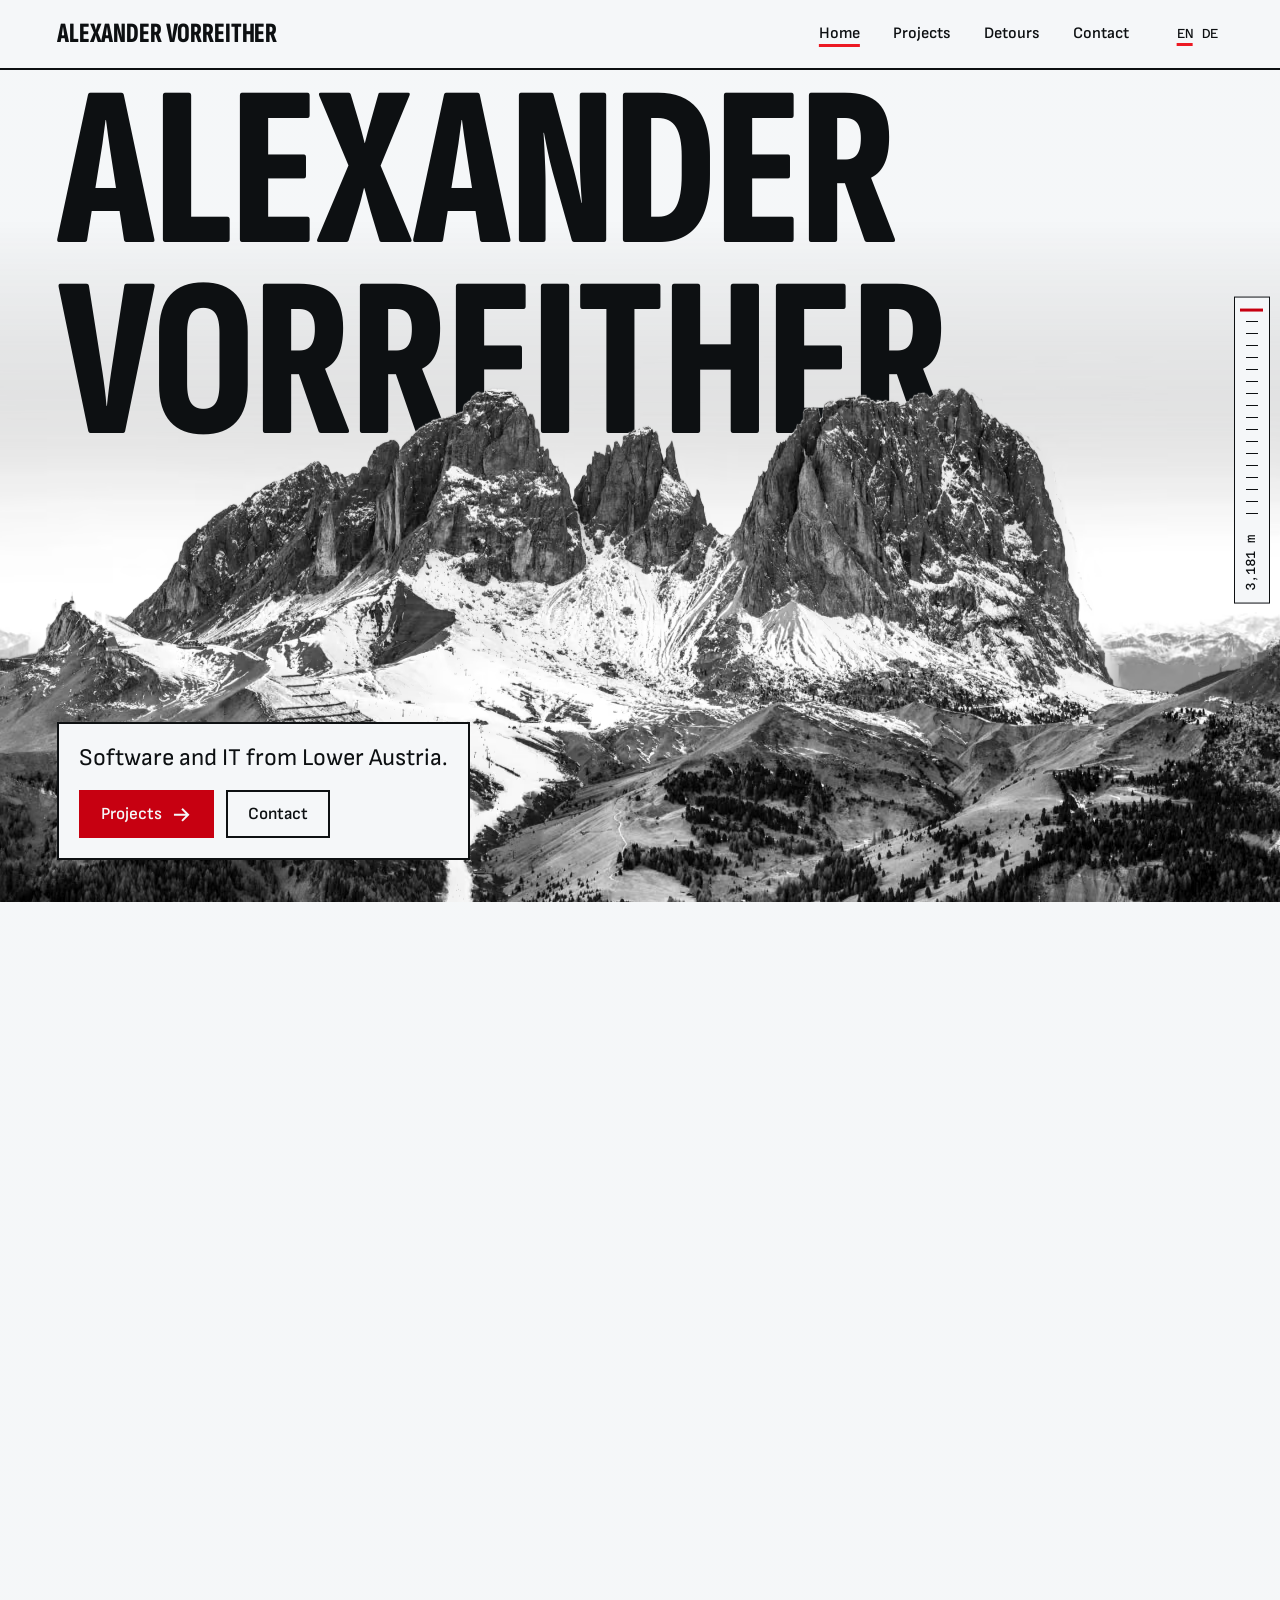
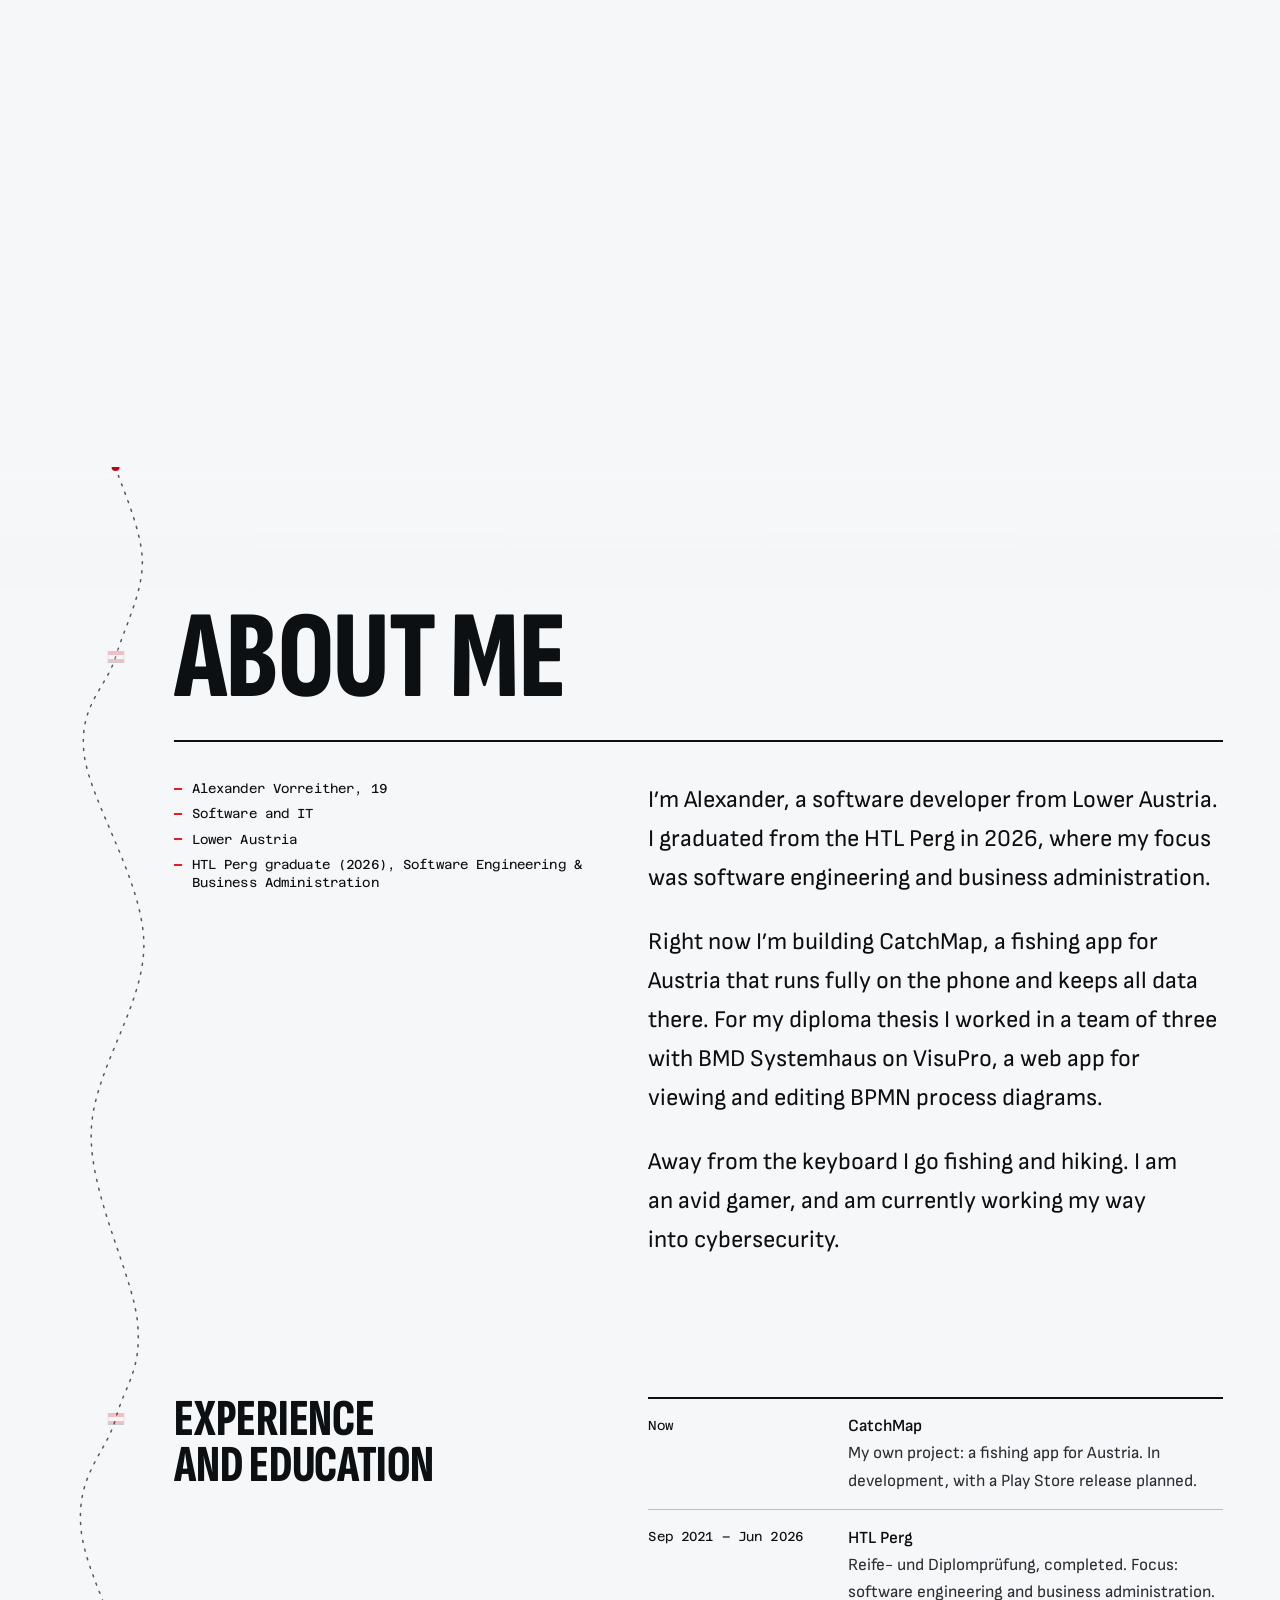
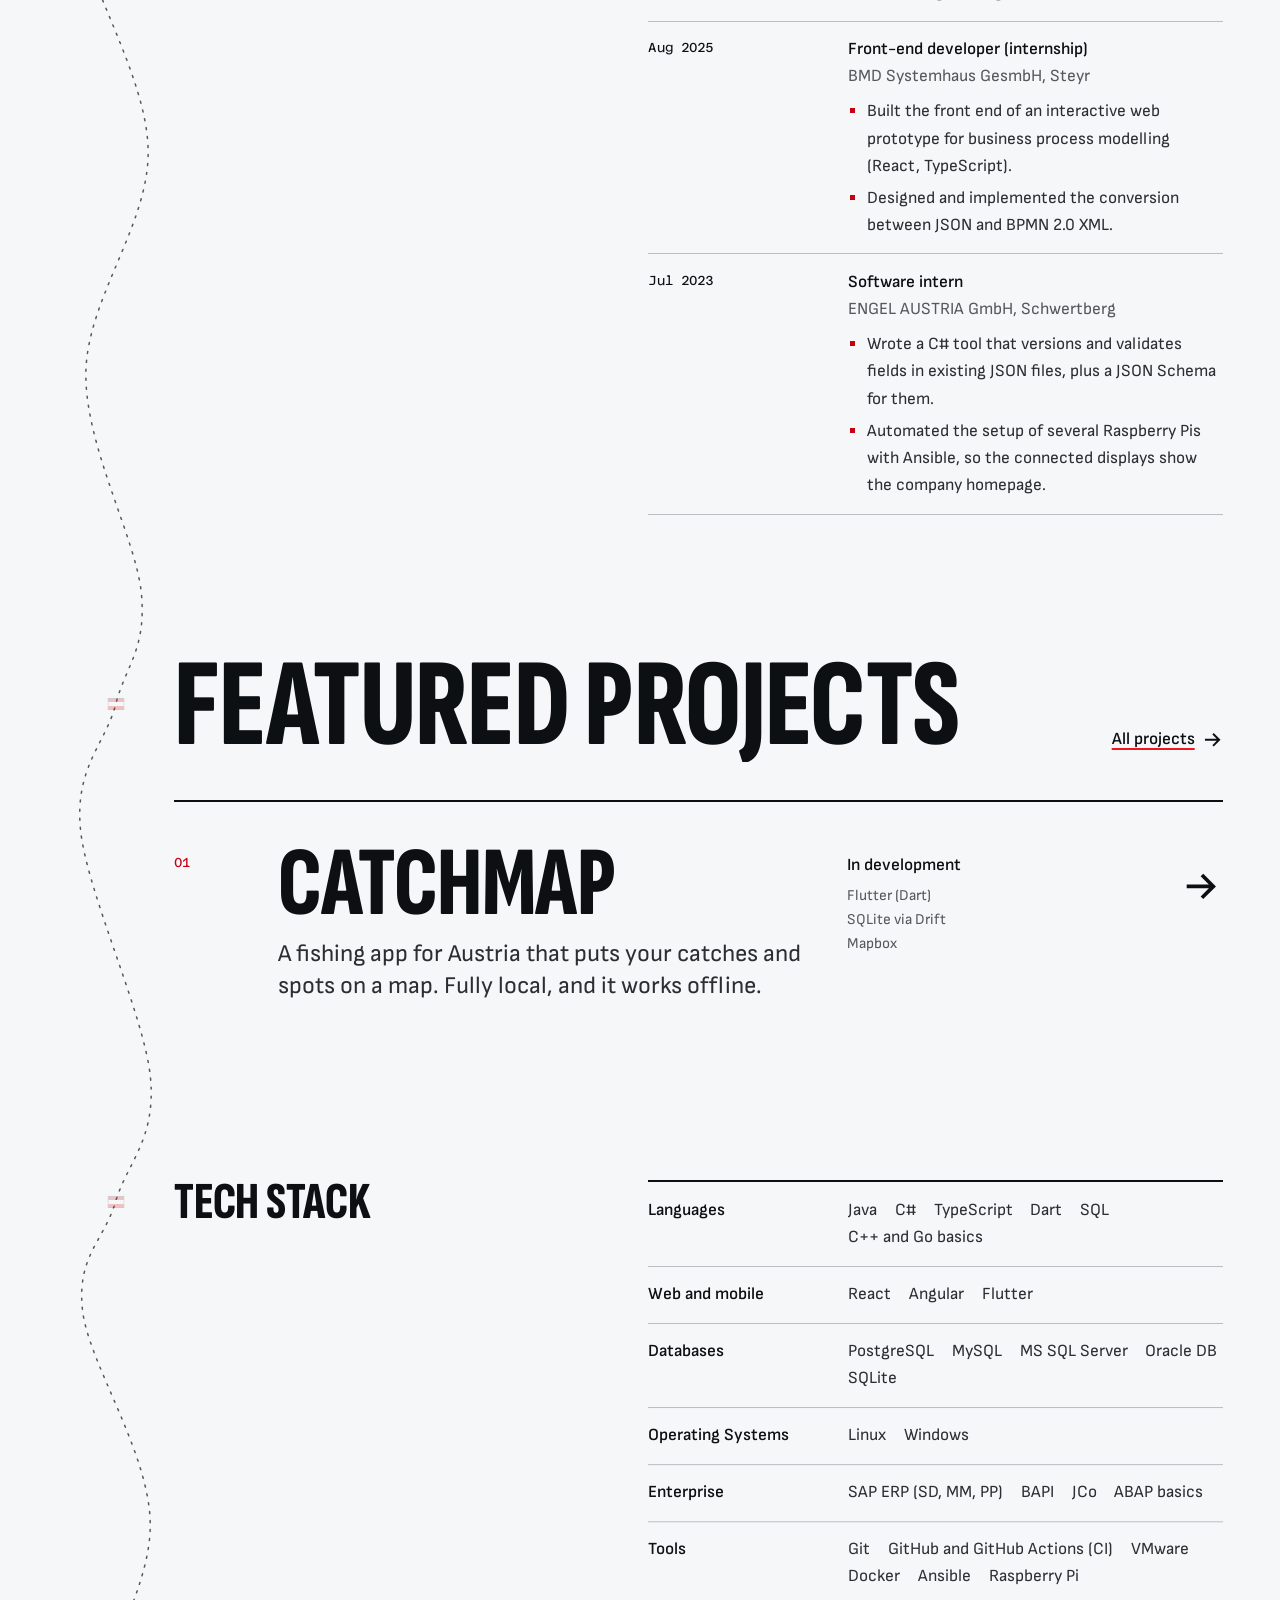
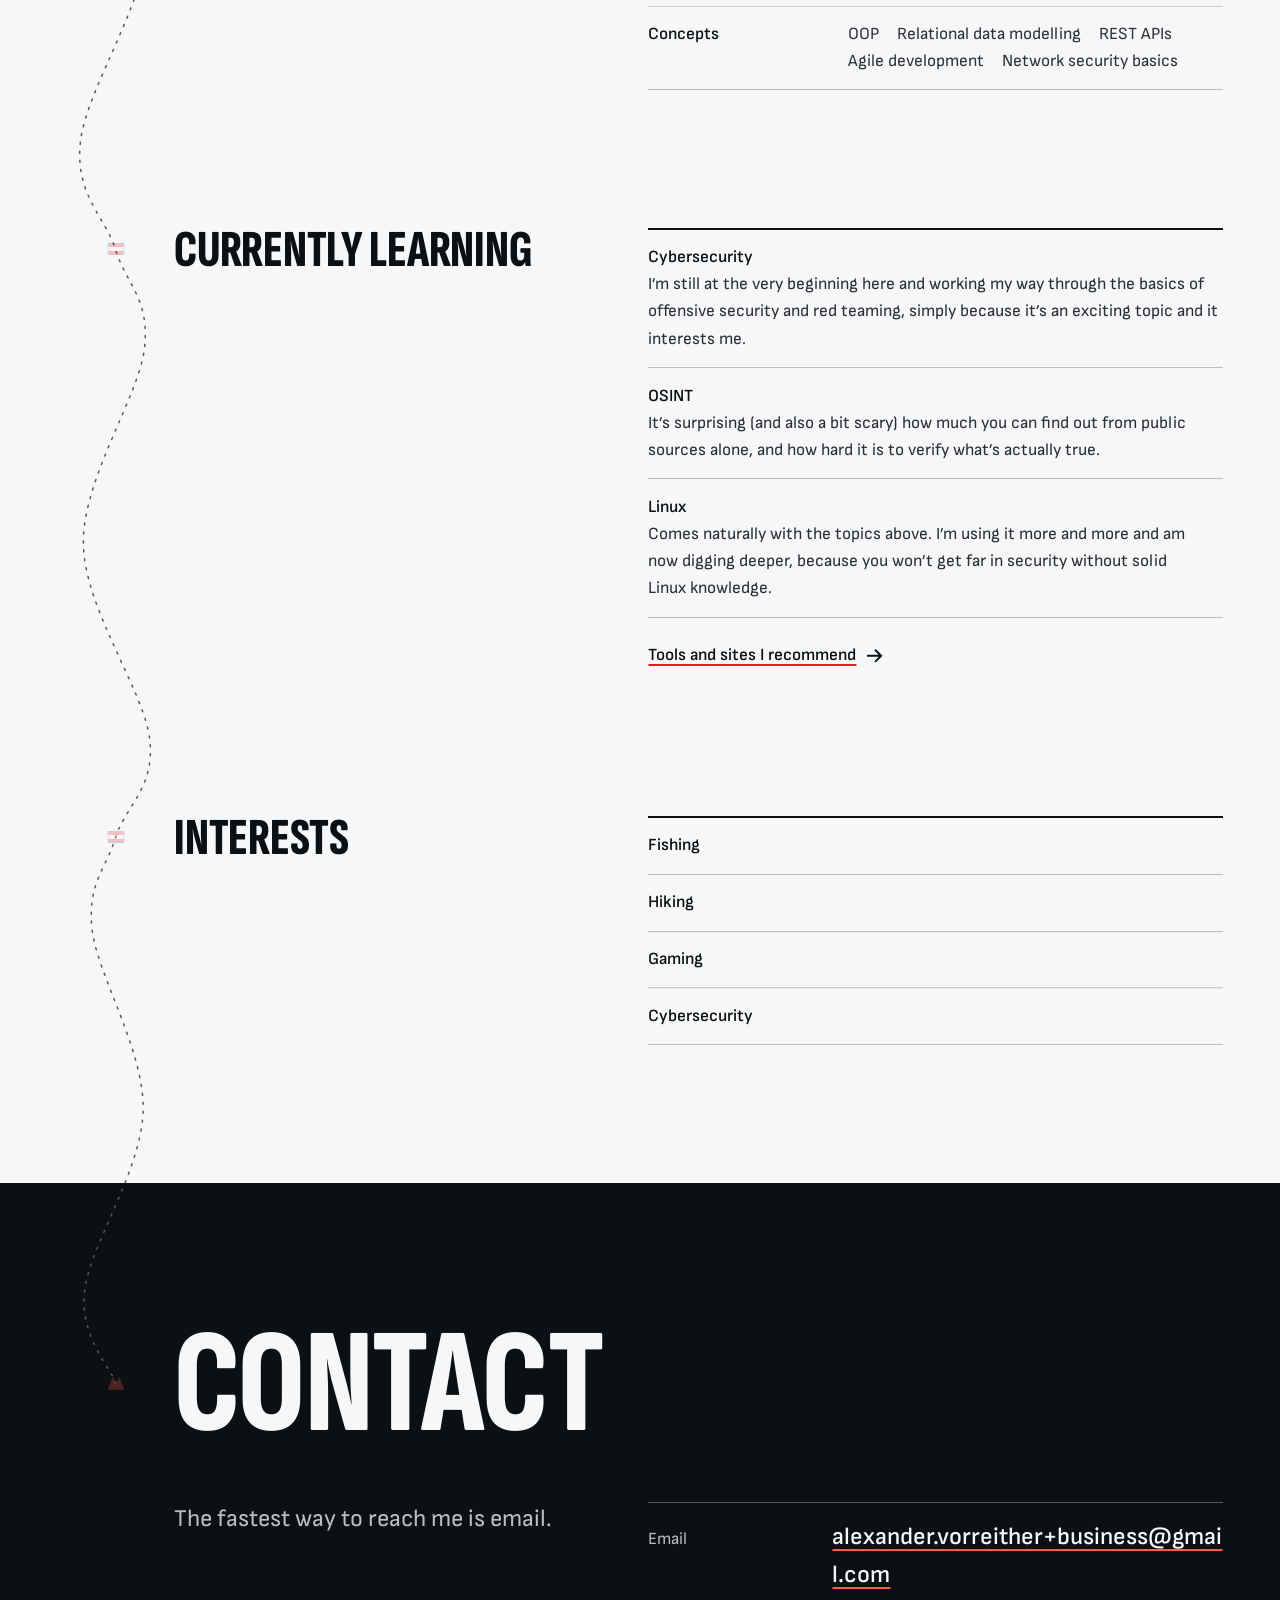
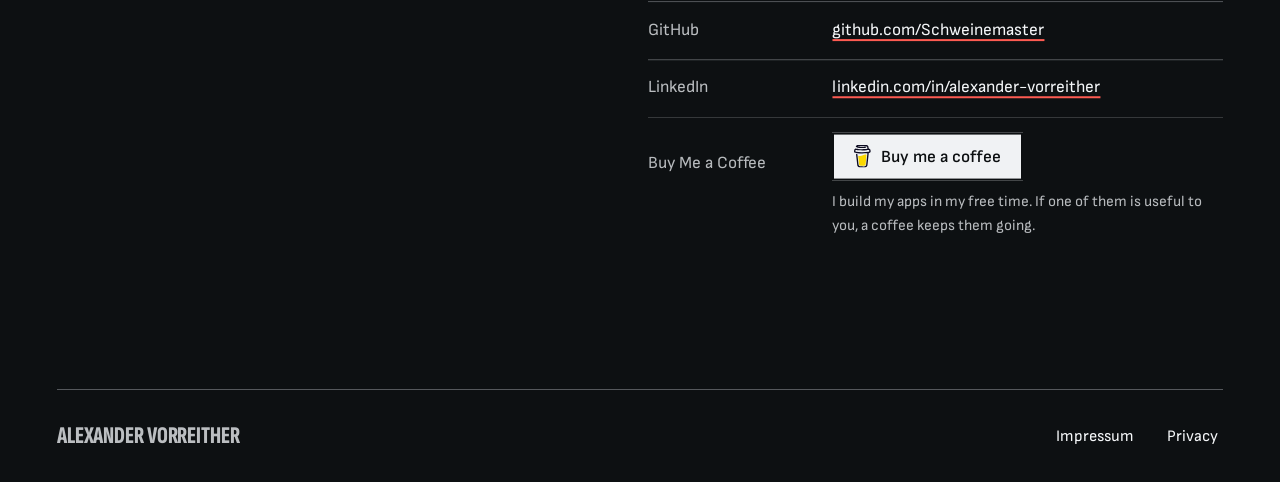
<file: index.html>
<!DOCTYPE html><html lang="en"><head><meta charset="utf-8"><meta name="viewport" content="width=device-width, initial-scale=1"><title>Alexander Vorreither</title><meta name="robots" content="noindex"><script type="application/ld+json">{"@context":"https://schema.org","@type":"WebSite","name":"Alexander Vorreither","alternateName":"avorreither.at","url":"https://avorreither.at/"}</script><script>(function(){const config = {"locales":["en","de"],"defaultLocale":"en","base":""};

      (function () {
        var lang = config.defaultLocale;
        var preferred = navigator.languages || [navigator.language || ''];
        for (var i = 0; i < preferred.length; i++) {
          var code = String(preferred[i]).slice(0, 2).toLowerCase();
          if (config.locales.indexOf(code) !== -1) {
            lang = code;
            break;
          }
        }
        location.replace(config.base + '/' + lang + '/');
      })();
    })();</script><noscript><meta http-equiv="refresh" content="0; url=/en/"></noscript></head><body><p><a href="/en/">Alexander Vorreither</a></p></body></html>
</file>
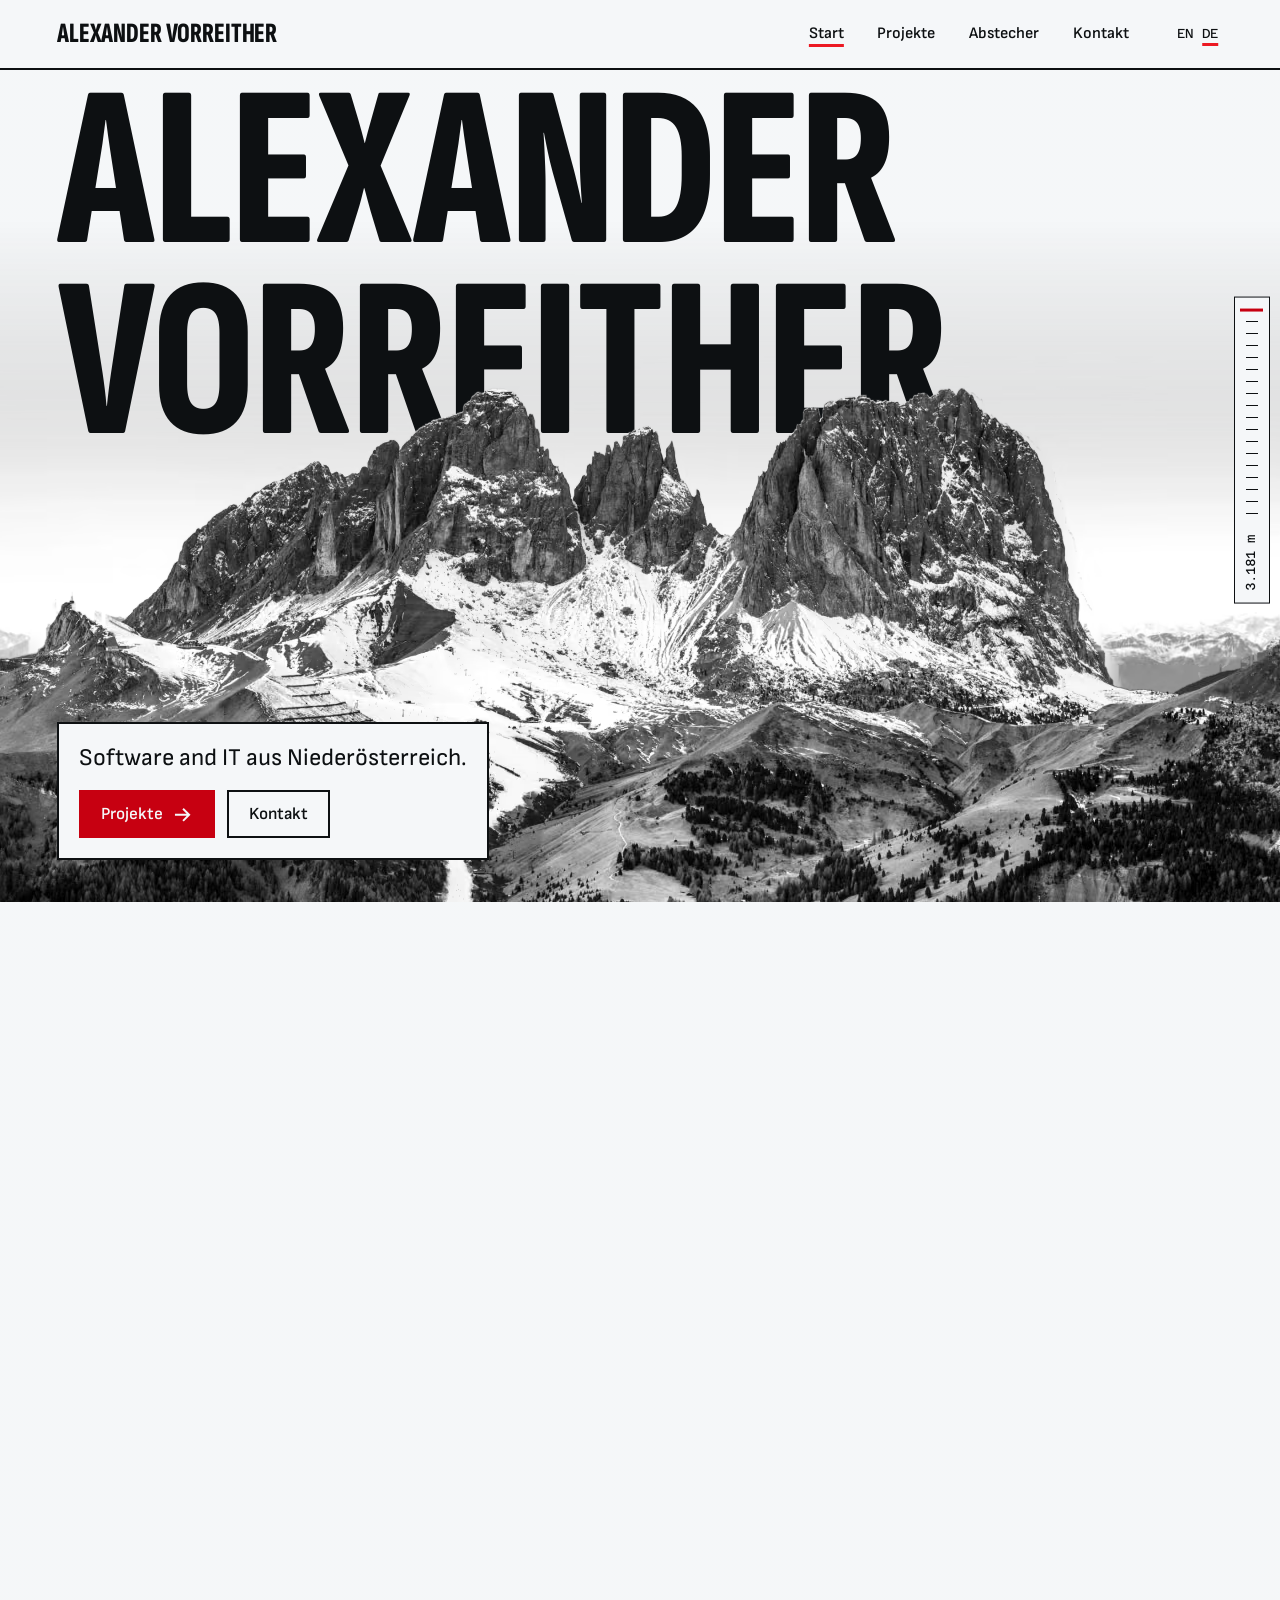
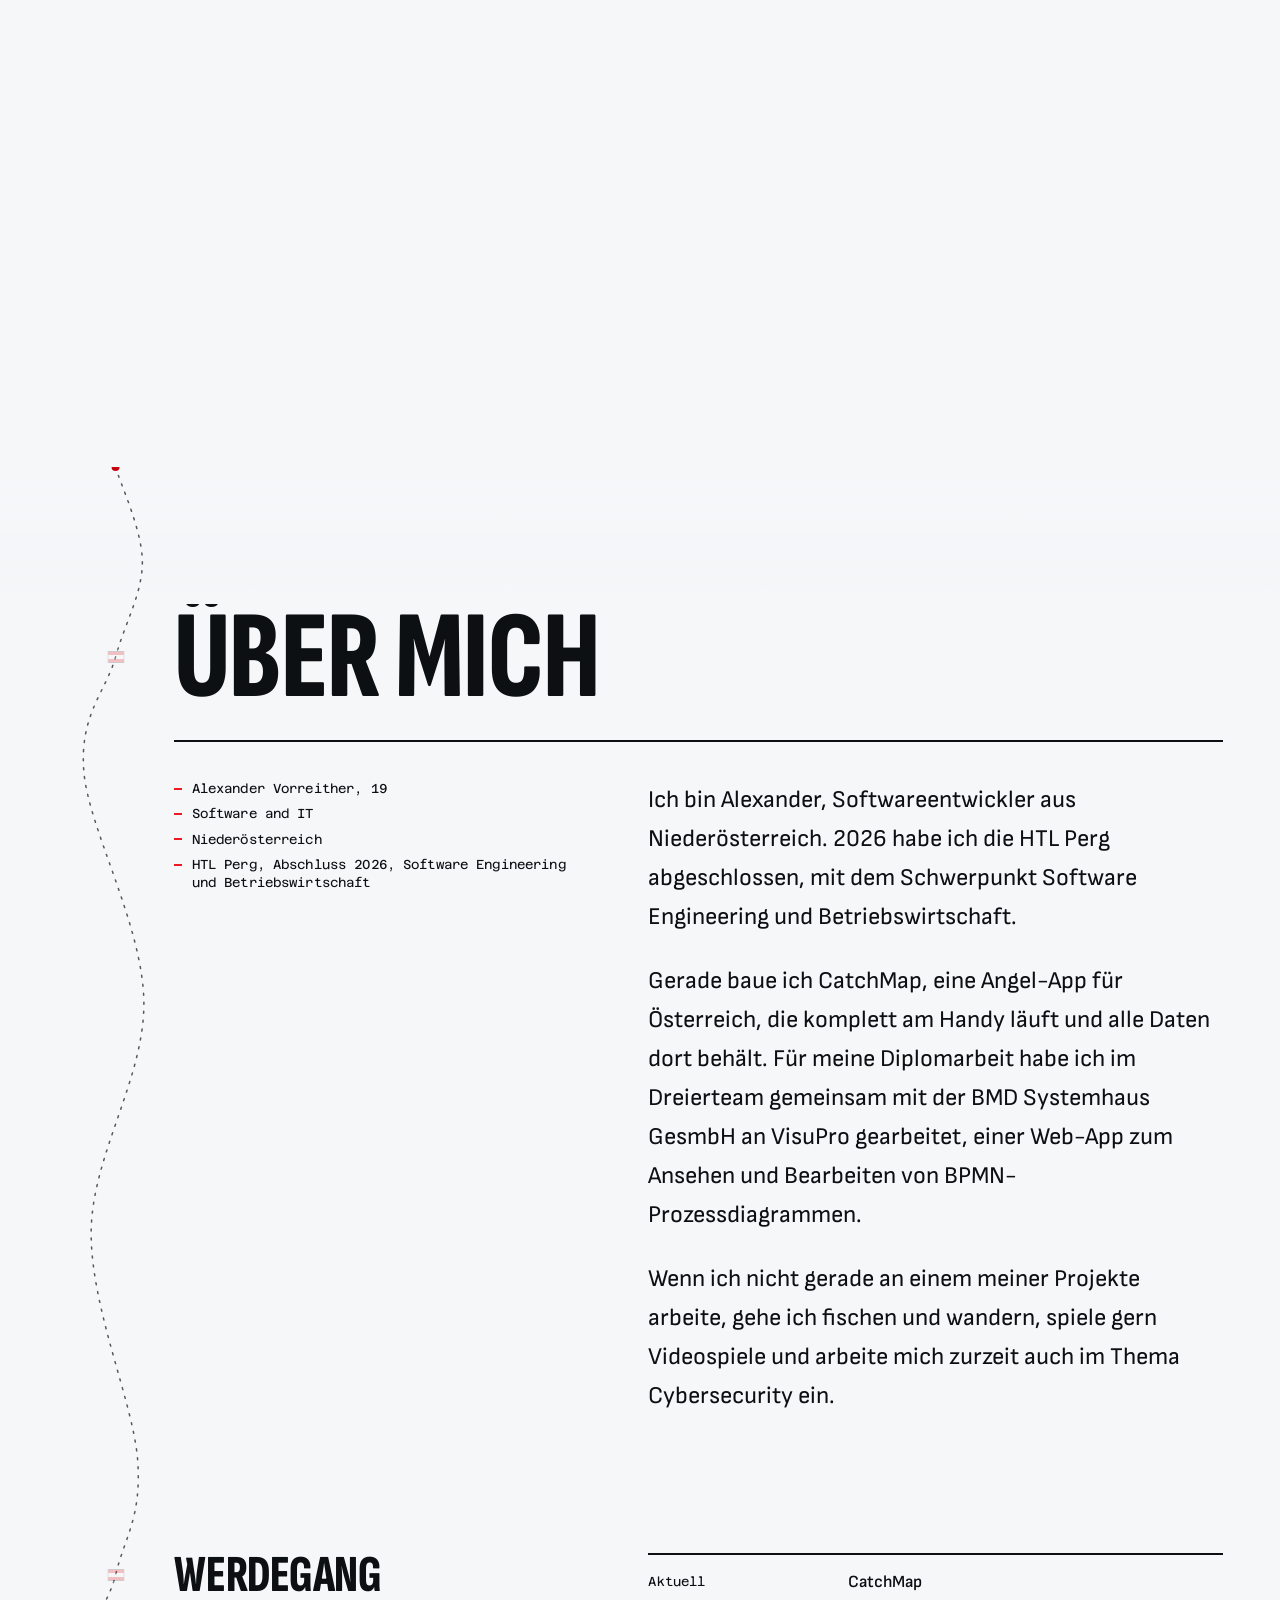
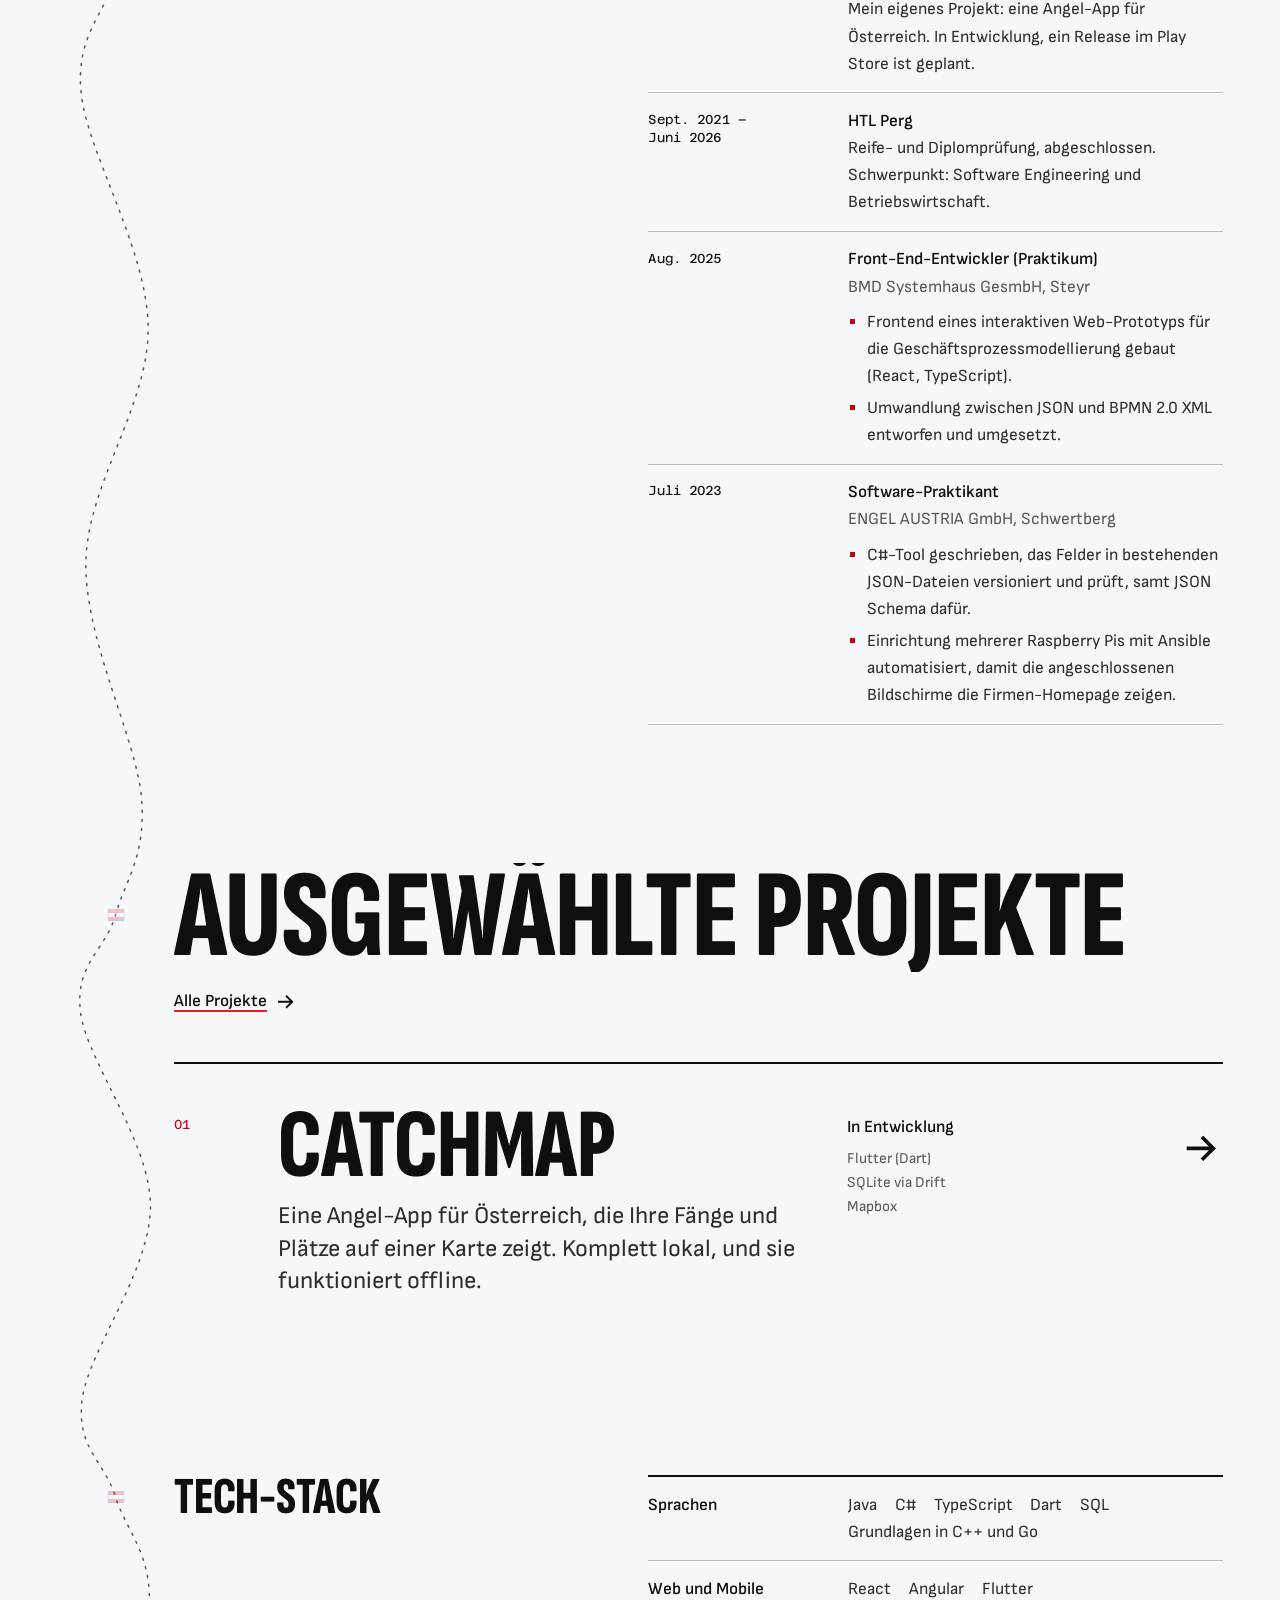
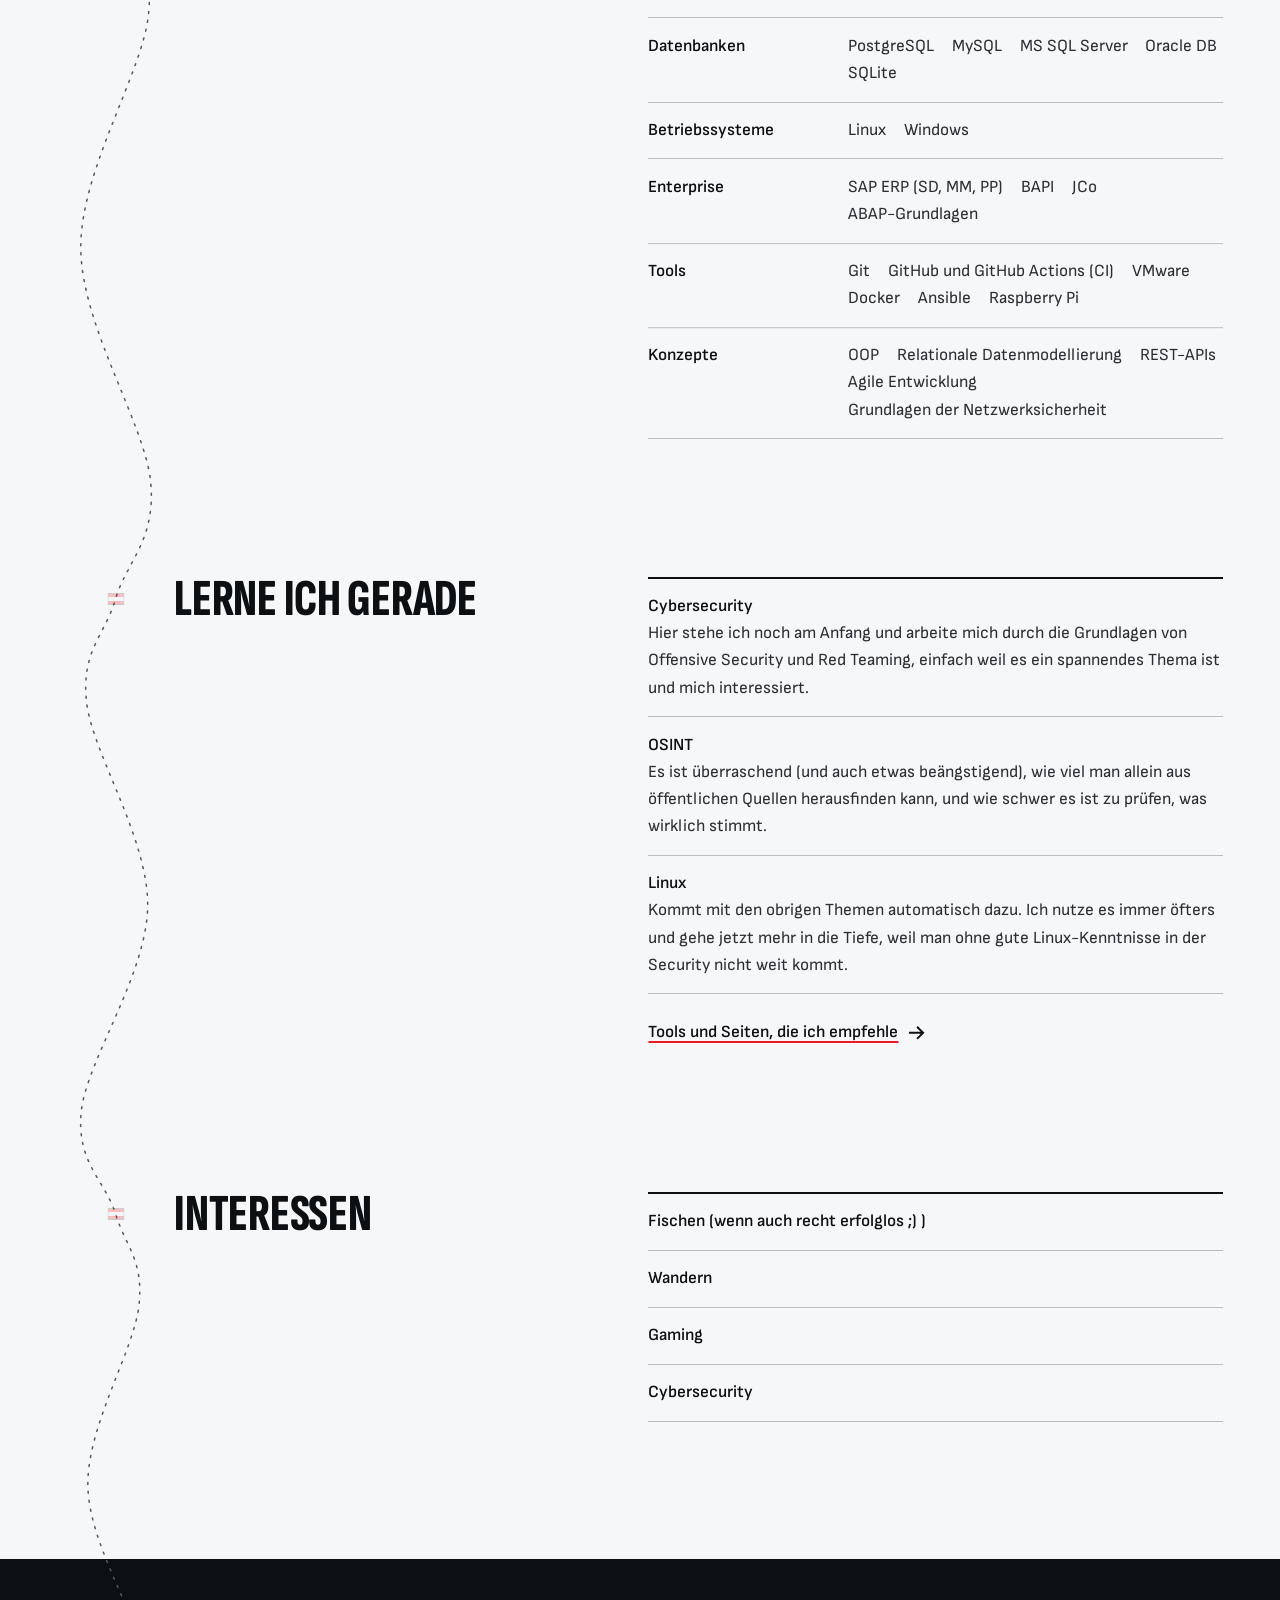
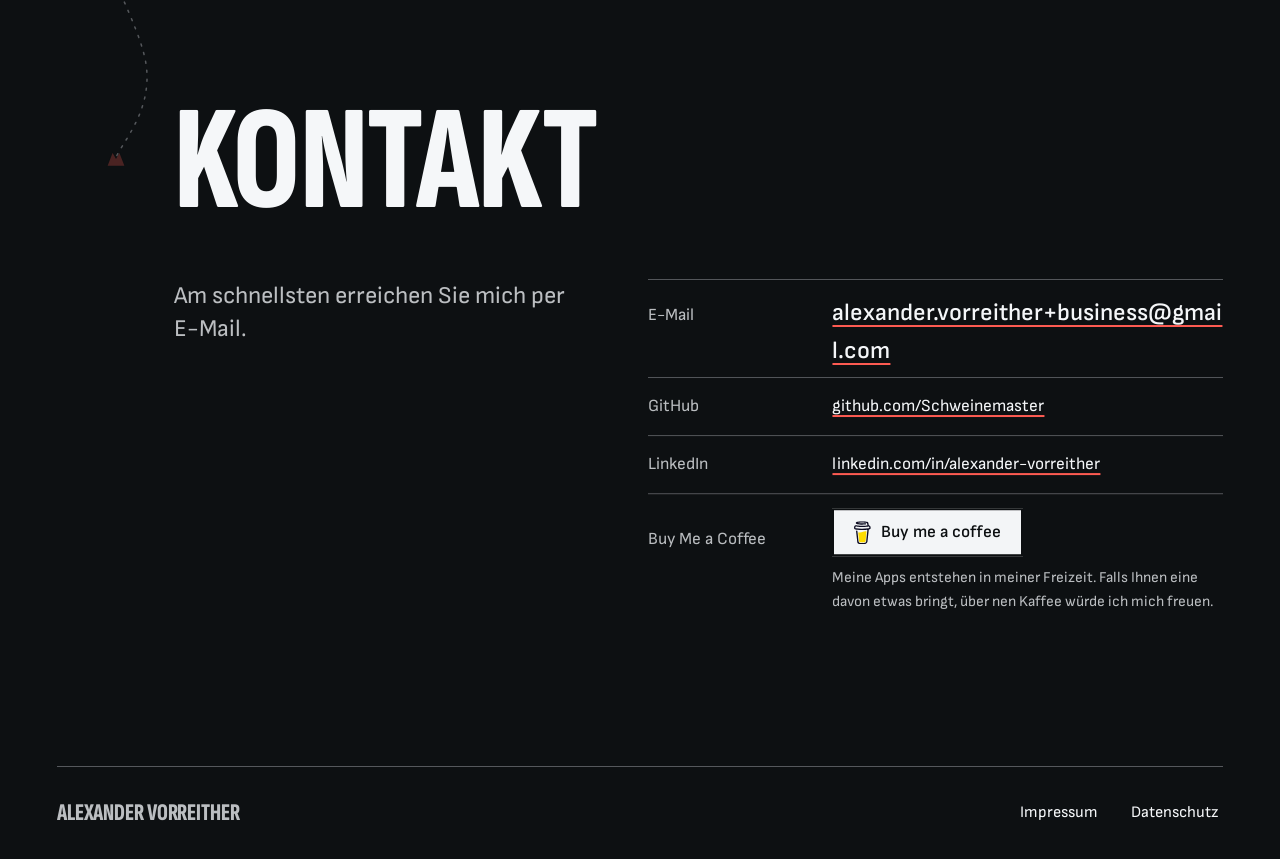
<file: de/index.html>
<!DOCTYPE html><html lang="de"><head><meta charset="utf-8"><meta name="viewport" content="width=device-width, initial-scale=1"><title>Alexander Vorreither - Software and IT</title><meta name="description" content="Persönliche Website von Alexander Vorreither aus Niederösterreich: Software and IT. Projekte, darunter die Angel-App CatchMap, und Kontaktdaten."><link rel="canonical" href="https://avorreither.at/de/"><link rel="alternate" hreflang="en" href="https://avorreither.at/en/"><link rel="alternate" hreflang="de" href="https://avorreither.at/de/"><link rel="alternate" hreflang="x-default" href="https://avorreither.at/en/"><meta property="og:url" content="https://avorreither.at/de/"><link rel="icon" type="image/svg+xml" href="/favicon.svg"><link rel="apple-touch-icon" href="/apple-touch-icon.png"><meta name="theme-color" content="oklch(0.975 0.003 240)"><meta property="og:type" content="website"><meta property="og:site_name" content="Alexander Vorreither"><meta property="og:title" content="Alexander Vorreither - Software and IT"><meta property="og:description" content="Persönliche Website von Alexander Vorreither aus Niederösterreich: Software and IT. Projekte, darunter die Angel-App CatchMap, und Kontaktdaten."><meta property="og:image" content="https://avorreither.at/og-de.png"><meta property="og:image:type" content="image/png"><meta property="og:image:width" content="1200"><meta property="og:image:height" content="630"><meta property="og:image:alt" content="Alexander Vorreither. Software and IT aus Niederösterreich."><meta property="og:locale" content="de_AT"><meta property="og:locale:alternate" content="en_US"><meta name="twitter:card" content="summary_large_image"><meta name="twitter:image:alt" content="Alexander Vorreither. Software and IT aus Niederösterreich."><meta name="generator" content="Astro v7.4.12"><script type="application/ld+json">{"@context":"https://schema.org","@type":"WebSite","name":"Alexander Vorreither","alternateName":"avorreither.at","url":"https://avorreither.at/"}</script><!-- Motion preference before first paint (mirrors lib/animation/motion-pref.ts). No JS: unset, nothing moves. --><script>
      document.documentElement.dataset.motion = matchMedia('(prefers-reduced-motion: reduce)').matches ? 'reduced' : 'full';
    </script><style>@font-face{font-family:"Sofia Sans Extra Condensed-9127dec86b0b1b05";src:url("/_astro/fonts/b9cee78ec5e2ba89.woff2") format("woff2");font-display:swap;unicode-range:U+0000-00FF,U+0131,U+0152-0153,U+02BB-02BC,U+02C6,U+02DA,U+02DC,U+0304,U+0308,U+0329,U+2000-206F,U+20AC,U+2122,U+2191,U+2193,U+2212,U+2215,U+FEFF,U+FFFD;font-weight:800;font-style:normal;}@font-face{font-family:"Sofia Sans Extra Condensed-9127dec86b0b1b05 fallback: Arial Bold";src:local("Arial Bold");font-display:swap;font-weight:800;font-style:normal;size-adjust:64.3776%;ascent-override:139.8001%;descent-override:46.6%;line-gap-override:0%;}:root{--font-face-display:"Sofia Sans Extra Condensed-9127dec86b0b1b05","Sofia Sans Extra Condensed-9127dec86b0b1b05 fallback: Arial Bold","Arial Narrow",sans-serif;}</style><link rel="preload" href="/_astro/fonts/b9cee78ec5e2ba89.woff2" as="font" type="font/woff2" crossorigin><style>@font-face{font-family:"Sofia Sans-28f20b5d88fbd758";src:url("/_astro/fonts/49945f5bab166cc7.woff2") format("woff2");font-display:swap;unicode-range:U+0000-00FF,U+0131,U+0152-0153,U+02BB-02BC,U+02C6,U+02DA,U+02DC,U+0304,U+0308,U+0329,U+2000-206F,U+20AC,U+2122,U+2191,U+2193,U+2212,U+2215,U+FEFF,U+FFFD;font-weight:400;font-style:normal;}@font-face{font-family:"Sofia Sans-28f20b5d88fbd758";src:url("/_astro/fonts/305db04f6ededfee.woff2") format("woff2");font-display:swap;unicode-range:U+0000-00FF,U+0131,U+0152-0153,U+02BB-02BC,U+02C6,U+02DA,U+02DC,U+0304,U+0308,U+0329,U+2000-206F,U+20AC,U+2122,U+2191,U+2193,U+2212,U+2215,U+FEFF,U+FFFD;font-weight:600;font-style:normal;}@font-face{font-family:"Sofia Sans-28f20b5d88fbd758";src:url("/_astro/fonts/76ed9309f6fc1a13.woff2") format("woff2");font-display:swap;unicode-range:U+0000-00FF,U+0131,U+0152-0153,U+02BB-02BC,U+02C6,U+02DA,U+02DC,U+0304,U+0308,U+0329,U+2000-206F,U+20AC,U+2122,U+2191,U+2193,U+2212,U+2215,U+FEFF,U+FFFD;font-weight:400;font-style:italic;}@font-face{font-family:"Sofia Sans-28f20b5d88fbd758";src:url("/_astro/fonts/2c29683341229f3b.woff2") format("woff2");font-display:swap;unicode-range:U+0000-00FF,U+0131,U+0152-0153,U+02BB-02BC,U+02C6,U+02DA,U+02DC,U+0304,U+0308,U+0329,U+2000-206F,U+20AC,U+2122,U+2191,U+2193,U+2212,U+2215,U+FEFF,U+FFFD;font-weight:600;font-style:italic;}@font-face{font-family:"Sofia Sans-28f20b5d88fbd758 fallback: Arial";src:local("Arial");font-display:swap;font-weight:400;font-style:normal;size-adjust:96.4556%;ascent-override:93.3071%;descent-override:31.1024%;line-gap-override:0%;}@font-face{font-family:"Sofia Sans-28f20b5d88fbd758 fallback: Arial";src:local("Arial");font-display:swap;font-weight:600;font-style:normal;size-adjust:96.4556%;ascent-override:93.3071%;descent-override:31.1024%;line-gap-override:0%;}@font-face{font-family:"Sofia Sans-28f20b5d88fbd758 fallback: Arial";src:local("Arial");font-display:swap;font-weight:400;font-style:italic;size-adjust:96.4556%;ascent-override:93.3071%;descent-override:31.1024%;line-gap-override:0%;}@font-face{font-family:"Sofia Sans-28f20b5d88fbd758 fallback: Arial";src:local("Arial");font-display:swap;font-weight:600;font-style:italic;size-adjust:96.4556%;ascent-override:93.3071%;descent-override:31.1024%;line-gap-override:0%;}:root{--font-face-text:"Sofia Sans-28f20b5d88fbd758","Sofia Sans-28f20b5d88fbd758 fallback: Arial",sans-serif;}</style><link rel="preload" href="/_astro/fonts/49945f5bab166cc7.woff2" as="font" type="font/woff2" crossorigin><style>@font-face{font-family:"Azeret Mono-9a5c0ce5e6b8a0d0";src:url("/_astro/fonts/d3f79080f3516c17.woff2") format("woff2");font-display:swap;unicode-range:U+0000-00FF,U+0131,U+0152-0153,U+02BB-02BC,U+02C6,U+02DA,U+02DC,U+0304,U+0308,U+0329,U+2000-206F,U+20AC,U+2122,U+2191,U+2193,U+2212,U+2215,U+FEFF,U+FFFD;font-weight:400;font-style:normal;}@font-face{font-family:"Azeret Mono-9a5c0ce5e6b8a0d0 fallback: Courier New";src:local("Courier New");font-display:swap;font-weight:400;font-style:normal;size-adjust:108.3157%;ascent-override:86.5064%;descent-override:21.2342%;}:root{--font-face-mono:"Azeret Mono-9a5c0ce5e6b8a0d0","Azeret Mono-9a5c0ce5e6b8a0d0 fallback: Courier New",ui-monospace,monospace;}</style><link rel="stylesheet" href="/_astro/index.DHDUgU9W.css"><style>.stage{border-top:2px solid var(--color-rule);grid-template-columns:minmax(0,1fr) auto;grid-template-areas:"num more""body body""cover cover""facts facts";gap:.75rem 1.5rem;padding-block:clamp(1.5rem,3.5vw,2.5rem);display:grid;position:relative;&:not(:has(>.cover)){grid-template-areas:"num more""body body""facts facts"}& .num{color:var(--color-accent-strong);grid-area:num;align-self:center}& .body{grid-area:body}& .title{font-size:var(--text-stage)}& .title a{color:var(--color-heading);text-decoration:none;transition:color .2s ease-out}& .title a span{transition:translate .5s var(--ease-out-expo);display:inline-block}& .title a:after{content:"";position:absolute;inset:0}&:hover .title a{color:var(--color-accent-strong)}&:hover .title a span{translate:.12em}&:has(a:focus-visible){outline:2px solid var(--focus);outline-offset:4px}& .title a:focus-visible{outline:none}& .one{max-width:44ch;font-size:var(--text-lead);margin-top:.6rem;line-height:1.35}& .cover{background-color:var(--color-surface);grid-area:cover;max-width:30rem}& .cover img{aspect-ratio:16/10;object-fit:cover;filter:grayscale()contrast(1.1);width:100%}& .facts{grid-area:facts;align-content:start;gap:.35rem;display:grid}& .status{color:var(--color-heading);font-weight:600}& .stack{color:var(--color-muted);flex-wrap:wrap;gap:0 1rem;font-size:.9375rem;display:flex}& .more{pointer-events:none;color:var(--color-heading);grid-area:more;align-self:center;font-size:1.5rem;line-height:0}@media (width>=60rem){grid-template-columns:4.5rem minmax(0,1fr) minmax(13rem,19rem) 2.5rem;grid-template-areas:"num body facts more""num cover facts more";align-items:start;column-gap:clamp(1.25rem,2.5vw,3rem);&:not(:has(>.cover)){grid-template-areas:"num body facts more"}& .num{align-self:start;padding-top:.75rem}& .facts{padding-top:.6rem}& .more{align-self:start;padding-top:1.6rem;font-size:2rem}& .cover{margin-top:.75rem}& .stack{display:grid}}@media (hover:hover) and (pointer:fine){html[data-motion=full] & .cover{display:none}}}.peek{z-index:15;aspect-ratio:16/10;border:2px solid var(--color-heading);background-color:var(--color-surface);opacity:0;pointer-events:none;width:clamp(15rem,24vw,26rem);display:none;position:fixed;top:0;left:0;overflow:clip;& img{object-fit:cover;filter:grayscale()contrast(1.1);opacity:0;width:100%;height:100%;position:absolute;inset:0}& img[data-on]{opacity:1}@media (hover:hover) and (pointer:fine){html[data-motion=full] &{display:block}}}
</style><link rel="stylesheet" href="/_astro/Layout.ILWPVymy.css"></head><body><a href="#main" class="skip">Zum Inhalt springen</a><div class="field" aria-hidden="true"><svg data-contour-field viewBox="0 0 1600 1100" preserveAspectRatio="xMidYMid slice" fill="none" focusable="false"><path d="M0 801Q40 822 56 831Q73 840 96 854Q120 869 140 884Q160 899 172 909Q183 920 192 929Q200 937 209 949Q218 960 229 976Q240 992 253 1016Q266 1040 273 1055Q280 1071 290 1095L299 1120M0 313Q40 339 60 348Q80 356 100 364Q120 371 140 376Q160 381 180 383Q200 385 220 385Q240 385 260 383Q280 382 300 380Q320 379 340 380Q360 380 380 386Q400 391 411 395Q421 400 431 405Q440 409 460 419Q480 430 491 435Q501 440 511 445Q520 450 540 459Q560 469 574 474Q588 480 614 494Q640 508 650 514Q660 520 670 530Q680 539 688 550Q697 560 705 580Q714 600 717 620Q720 639 720 660Q719 680 717 700Q716 720 714 740Q712 760 712 780Q711 800 711 820Q712 840 714 860Q716 880 718 892Q720 904 726 932Q732 960 739 980Q746 1000 753 1014Q760 1028 776 1054Q792 1080 809 1100L826 1120M210 0Q240 38 253 59Q266 80 272 100Q277 120 278 140Q279 160 272 180Q266 200 253 214Q240 228 231 234Q222 240 211 245Q200 250 180 253Q160 256 140 254Q120 252 101 246Q83 240 61 230Q40 220 26 210Q12 200 6 195L0 191M466 0Q460 40 459 60Q459 80 461 100Q463 120 469 140Q474 160 484 180Q494 200 507 217Q520 235 540 253Q560 272 580 284Q600 296 620 304Q640 312 655 316Q671 320 695 326Q720 333 740 339Q760 346 772 353Q784 360 792 366Q800 372 811 386Q822 400 831 412Q840 425 855 452Q871 480 882 500Q893 520 904 540Q915 560 924 580Q933 600 937 620Q942 640 942 660Q941 680 937 700Q932 720 928 740Q923 760 922 770Q920 780 918 810Q916 840 918 854Q920 868 926 894Q933 920 942 940Q951 960 964 980Q977 1000 989 1013Q1000 1026 1020 1045Q1040 1064 1051 1072Q1062 1080 1071 1086Q1080 1093 1100 1104Q1120 1115 1126 1117L1132 1120M1208 0Q1240 3 1260 2Q1280 2 1286 1L1292 0M1600 1029Q1560 1058 1547 1069Q1533 1080 1507 1098Q1480 1116 1477 1118L1473 1120M164 0Q200 39 212 60Q224 80 229 100Q234 120 233 140Q231 160 218 180Q204 200 182 209Q160 218 140 218Q120 218 100 212Q80 207 60 196Q40 186 24 173Q8 160 4 156L0 152M522 0Q514 40 514 60Q514 80 517 99Q520 119 527 139Q535 160 547 179Q560 199 580 216Q600 234 620 245Q640 255 660 262Q680 268 700 271Q720 275 735 277Q751 280 775 288Q800 296 813 308Q827 320 840 340Q854 360 864 380Q875 400 885 420Q895 440 907 460Q919 480 932 500Q946 520 953 530Q960 541 969 550Q977 560 989 576Q1000 591 1016 616Q1031 640 1030 660Q1029 680 1021 700Q1012 720 1006 732Q1000 745 991 772Q982 800 980 820Q978 840 980 860Q981 880 987 900Q993 920 1003 940Q1013 960 1027 978Q1040 995 1060 1014Q1080 1033 1100 1047Q1120 1061 1139 1070Q1158 1080 1179 1088Q1200 1095 1220 1100Q1240 1104 1260 1106Q1280 1107 1300 1106Q1320 1105 1340 1100Q1360 1096 1379 1088Q1397 1080 1419 1064Q1440 1049 1460 1026Q1480 1002 1495 981Q1511 960 1532 940Q1554 920 1577 911L1600 901M1026 0Q1080 30 1093 35Q1105 40 1133 47Q1160 55 1180 58Q1200 62 1220 63Q1240 64 1260 63Q1280 62 1300 59Q1320 56 1340 52Q1360 48 1380 45Q1400 42 1420 38Q1440 35 1460 33Q1480 31 1500 30Q1520 29 1540 30Q1560 31 1580 33L1600 35M118 0Q160 36 174 58Q188 80 192 100Q197 120 190 140Q183 160 172 169Q160 178 140 181Q120 185 100 180Q80 175 66 168Q52 160 30 140Q7 120 4 115L0 109M571 0Q562 40 562 60Q562 80 567 100Q571 120 582 140Q593 160 616 180Q639 200 659 208Q680 216 700 220Q720 223 740 224Q760 226 780 227Q800 229 814 234Q829 240 846 260Q863 280 872 297Q880 314 888 337Q896 360 904 380Q913 400 923 420Q934 440 947 459Q960 479 979 499Q998 520 1019 536Q1040 552 1050 556Q1060 560 1070 565Q1080 571 1100 575Q1120 579 1140 579Q1160 579 1180 578Q1200 577 1220 578Q1240 580 1260 584Q1280 589 1294 594Q1308 600 1334 618Q1360 636 1380 657Q1400 678 1415 699Q1429 720 1435 729Q1440 737 1450 749Q1459 760 1470 770Q1480 779 1500 789Q1520 799 1540 804Q1560 809 1580 809L1600 810M932 0Q960 40 980 52Q1000 64 1020 69Q1040 75 1060 80Q1080 84 1100 88Q1120 92 1140 96Q1160 100 1180 102Q1200 105 1220 106Q1240 106 1260 104Q1280 103 1300 99Q1320 96 1340 92Q1360 88 1380 85Q1400 81 1420 78Q1440 75 1460 74Q1480 72 1500 72Q1520 72 1540 74Q1560 76 1570 78Q1581 80 1590 81L1600 83M1065 780Q1079 760 1100 747Q1120 734 1140 730Q1160 726 1180 728Q1200 729 1220 734Q1240 739 1260 746Q1280 753 1300 762Q1320 771 1340 783Q1360 795 1380 815Q1400 835 1409 858Q1417 880 1418 900Q1418 920 1414 940Q1410 960 1405 969Q1400 978 1394 989Q1388 1000 1374 1013Q1360 1026 1349 1033Q1338 1040 1309 1048Q1280 1055 1260 1055Q1240 1055 1220 1050Q1200 1046 1180 1038Q1160 1030 1140 1018Q1120 1006 1100 987Q1080 967 1065 944Q1051 920 1045 902Q1040 884 1039 862Q1038 840 1045 820Q1051 800 1065 780ZM623 0Q612 40 613 60Q614 80 622 100Q630 120 654 140Q678 160 699 165Q720 169 740 168Q760 168 779 164Q797 160 819 151Q840 142 854 131Q868 120 872 100Q875 80 873 60Q870 40 865 20L859 0M1600 118Q1560 109 1540 106Q1520 104 1500 103Q1480 103 1460 104Q1440 105 1420 108Q1400 111 1380 116Q1360 120 1340 124Q1320 128 1300 132Q1280 136 1260 138Q1240 140 1220 140Q1200 140 1180 138Q1160 136 1140 133Q1120 130 1100 128Q1080 125 1060 125Q1040 124 1020 125Q1000 127 980 131Q960 136 940 148Q921 160 914 180Q907 200 907 220Q907 240 910 260Q912 280 916 300Q920 320 925 340Q930 360 938 380Q946 400 953 412Q960 424 980 450Q1000 475 1020 490Q1040 506 1059 513Q1077 520 1099 524Q1120 528 1140 529Q1160 529 1180 530Q1200 530 1220 532Q1240 534 1260 540Q1280 545 1300 552Q1320 560 1340 572Q1360 584 1373 592Q1385 600 1410 620Q1435 640 1457 660Q1479 680 1499 697Q1520 713 1540 722Q1560 732 1580 734L1600 736M19 60Q18 40 29 29Q40 19 60 18Q80 18 100 28Q120 39 135 59Q150 80 151 100Q153 120 137 133Q120 146 100 143Q80 140 64 130Q49 120 35 100Q20 80 19 60ZM1112 860Q1116 840 1138 824Q1160 808 1180 807Q1200 805 1220 810Q1240 816 1260 826Q1280 837 1300 858Q1319 880 1325 900Q1330 920 1325 940Q1320 960 1300 975Q1280 990 1260 993Q1240 997 1220 993Q1200 989 1180 978Q1160 968 1140 947Q1120 925 1114 902Q1107 880 1112 860ZM1600 175Q1560 163 1540 159Q1520 155 1500 154Q1480 153 1460 154Q1440 155 1425 158Q1410 160 1385 165Q1360 171 1340 176Q1320 181 1300 187Q1280 192 1260 196Q1240 200 1220 201Q1200 203 1180 202Q1160 201 1140 199Q1120 198 1100 198Q1080 198 1060 204Q1040 210 1022 225Q1003 240 995 260Q987 280 986 300Q985 320 990 340Q994 360 1005 380Q1016 400 1028 413Q1040 425 1052 433Q1063 440 1092 449Q1120 457 1140 459Q1160 460 1180 462Q1200 463 1220 466Q1240 470 1256 475Q1272 480 1296 490Q1320 500 1340 510Q1359 520 1380 532Q1400 544 1414 552Q1429 560 1454 575Q1480 591 1491 595Q1501 600 1511 605Q1520 610 1540 616Q1560 621 1580 618L1600 615M1600 201Q1560 186 1540 182Q1520 178 1500 176Q1480 175 1460 176Q1440 177 1420 180Q1400 184 1380 189Q1360 194 1350 197Q1340 200 1330 203Q1320 207 1300 214Q1280 220 1260 225Q1240 230 1220 233Q1200 235 1180 235Q1160 235 1140 234Q1120 234 1100 236Q1080 238 1060 252Q1040 265 1031 292Q1023 320 1027 340Q1032 360 1049 380Q1066 400 1093 410Q1120 421 1140 423Q1160 425 1180 427Q1200 430 1220 435Q1240 440 1260 447Q1280 454 1300 464Q1320 474 1340 484Q1360 495 1380 506Q1400 517 1420 528Q1440 540 1460 549Q1480 559 1500 567Q1520 575 1540 577Q1560 580 1580 574L1600 568M1600 227Q1560 209 1542 205Q1523 200 1502 198Q1480 196 1460 197Q1440 198 1420 202Q1400 206 1380 212Q1360 218 1340 226Q1320 233 1300 242Q1280 251 1260 259Q1240 267 1220 272Q1200 276 1180 277Q1160 279 1147 279Q1134 280 1107 296Q1080 313 1088 336Q1097 360 1108 366Q1120 371 1140 375Q1160 379 1180 383Q1200 387 1214 394Q1227 400 1254 411Q1280 423 1293 431Q1306 440 1333 455Q1360 470 1380 482Q1400 493 1420 503Q1440 514 1460 523Q1480 532 1500 538Q1520 543 1540 544Q1560 544 1580 536L1600 528M1600 256Q1575 240 1547 231Q1520 221 1500 219Q1480 217 1460 218Q1440 220 1420 224Q1400 228 1383 234Q1365 240 1343 252Q1320 264 1306 272Q1292 280 1271 300Q1251 320 1254 340Q1256 360 1268 370Q1280 381 1288 390Q1296 400 1308 408Q1320 416 1336 428Q1352 440 1376 454Q1400 469 1411 474Q1421 480 1431 485Q1440 490 1460 498Q1480 506 1500 510Q1520 515 1540 513Q1560 511 1580 500L1600 489M1600 359Q1588 320 1574 305Q1560 289 1540 279Q1520 269 1500 266Q1480 263 1460 265Q1440 267 1420 274Q1401 280 1380 299Q1360 317 1358 339Q1355 360 1369 380Q1383 400 1392 406Q1400 413 1420 426Q1440 439 1460 446Q1480 453 1500 455Q1520 457 1540 450Q1560 444 1577 422Q1593 400 1597 381L1600 362M1404 341Q1408 320 1424 310Q1440 300 1460 297Q1480 293 1500 297Q1520 302 1533 311Q1547 320 1553 332Q1560 344 1560 364Q1560 384 1540 403Q1520 421 1500 421Q1480 421 1460 413Q1440 405 1420 383Q1400 361 1404 341Z" stroke-width="1" vector-effect="non-scaling-stroke"></path><path d="M276 0Q318 40 339 48Q360 57 372 28L383 0M0 235Q40 263 60 271Q80 280 100 287Q120 295 140 298Q160 301 180 301Q200 300 220 296Q240 292 254 286Q268 280 294 262Q320 244 340 226Q360 209 380 212Q400 215 411 228Q422 240 431 247Q440 255 452 267Q464 280 472 287Q480 293 497 307Q513 320 537 335Q560 349 572 355Q585 360 612 371Q640 382 660 388Q680 394 690 397Q700 400 710 404Q720 408 740 420Q760 432 780 454Q800 476 812 498Q824 520 832 537Q840 554 847 577Q853 600 855 620Q857 640 856 660Q854 680 851 700Q848 720 846 740Q843 760 842 780Q840 800 841 820Q841 840 844 860Q847 880 852 900Q857 920 866 940Q874 960 885 980Q896 1000 908 1016Q920 1031 940 1053Q960 1075 980 1092Q1000 1109 1007 1115L1015 1120M713 0Q684 40 692 60Q700 80 710 85Q720 91 740 87Q760 83 770 61Q779 40 770 20L762 0M1600 148Q1560 137 1540 134Q1520 131 1500 130Q1480 130 1460 131Q1440 132 1420 135Q1400 137 1380 141Q1360 146 1340 151Q1320 156 1300 160Q1280 165 1260 168Q1240 171 1220 171Q1200 172 1180 170Q1160 169 1140 167Q1120 165 1100 163Q1080 162 1060 164Q1040 166 1020 174Q1000 182 989 191Q978 200 969 215Q960 231 955 255Q950 280 951 300Q952 320 956 336Q960 353 970 376Q980 400 990 415Q1000 430 1020 448Q1040 466 1055 473Q1071 480 1095 486Q1120 492 1140 493Q1160 493 1180 494Q1200 495 1220 498Q1240 501 1260 506Q1280 511 1291 516Q1301 520 1311 524Q1320 528 1340 539Q1360 549 1370 555Q1379 560 1390 567Q1400 574 1420 587Q1440 600 1460 615Q1480 629 1489 635Q1499 640 1509 647Q1520 655 1540 663Q1560 671 1580 671L1600 671M1600 290Q1560 259 1540 251Q1520 244 1507 242Q1494 240 1476 240Q1457 240 1429 247Q1400 253 1380 263Q1360 272 1340 291Q1320 310 1316 335Q1312 360 1327 380Q1342 400 1351 407Q1360 414 1377 427Q1394 440 1417 452Q1440 465 1459 472Q1479 480 1499 483Q1520 487 1539 483Q1557 480 1579 464L1600 447" stroke-width="2" vector-effect="non-scaling-stroke"></path></svg></div><header class="header"><div class="wrap row"><div class="top"><a href="/de/" class="brand display">Alexander Vorreither</a><div class="alti meta bar" data-altimeter data-from="3181" data-to="2240" data-locale="de" aria-hidden="true"><svg class="peak" viewBox="0 0 12 10" focusable="false"><path d="M6 0.5 11.5 9.5H0.5Z"></path></svg><span class="value"><span data-altimeter-value>3.181</span> m</span></div></div><div class="menus"><nav aria-label="Hauptmenü"><ul class="menu"><li><a href="/de/" aria-current="page">Start</a></li><li><a href="/de/projects/">Projekte</a></li><li><a href="/de/detours/">Abstecher</a></li><li><a href="/de/#contact">Kontakt</a></li></ul></nav><nav aria-label="Sprache"><ul class="menu langs"><li><a href="/en/" lang="en" hreflang="en">EN<span class="sr-only"> English</span></a></li><li><a href="/de/" lang="de" hreflang="de" aria-current="true">DE<span class="sr-only"> Deutsch</span></a></li></ul></nav></div></div></header><main id="main"><div class="track" data-hero-track><section class="hero" data-hero aria-labelledby="hero-title" style="--chars:10;--lines:2;--summit:0.202;--ratio:1.5367727771679474"><div class="scene" aria-hidden="true"><div class="layer sky" data-hero-sky style="background-image:url([data-uri])"><img src="/_astro/hero-sky.DtyanPmo_1SiR7Q.avif" srcset="/_astro/hero-sky.DtyanPmo_Z2bFIwz.avif 640w, /_astro/hero-sky.DtyanPmo_Z10uuNi.avif 960w, /_astro/hero-sky.DtyanPmo_Zp1H2Y.avif 1280w, /_astro/hero-sky.DtyanPmo_ZueRF2.avif 1920w, /_astro/hero-sky.DtyanPmo_1SiR7Q.avif 2800w" alt sizes="max(100vw, 80vh)" loading="eager" decoding="sync" fetchpriority="high" width="2800" height="1822"></div></div><h1 id="hero-title" class="name display" data-hero-name><span class="rise" style="--i:0">Alexander</span> <span class="rise" style="--i:1">Vorreither</span> </h1><div class="scene front" aria-hidden="true"><div class="layer ridge" data-hero-ridge data-field="/_astro/hero-field.D8TvKsTU.webp" data-ratio="1.5367727771679474" data-summit-x="0.385" data-summit-y="0.202"><img src="/_astro/hero-ridge.poyhDfBB_aDBE2.avif" srcset="/_astro/hero-ridge.poyhDfBB_Z11PEL4.avif 640w, /_astro/hero-ridge.poyhDfBB_Z2utXe9.avif 960w, /_astro/hero-ridge.poyhDfBB_ZHQIHO.avif 1280w, /_astro/hero-ridge.poyhDfBB_2sShjv.avif 1920w, /_astro/hero-ridge.poyhDfBB_aDBE2.avif 2800w" alt sizes="max(100vw, 80vh)" loading="eager" fetchpriority="high" decoding="async" width="2800" height="1822"><canvas></canvas></div></div><div class="legend rise" style="--i:3"><p class="text-lead">Software and IT aus Niederösterreich.</p><ul class="actions"><li><a href="/de/projects/" class="btn btn-primary">Projekte<svg class="arrow" viewBox="0 0 20 20" fill="none" stroke="currentColor" stroke-width="2" stroke-linecap="square" stroke-linejoin="miter" aria-hidden="true" focusable="false"><path d="M3 10h13M11 4.5l5.5 5.5-5.5 5.5"></path></svg></a></li><li><a href="#contact" class="btn btn-quiet">Kontakt</a></li></ul></div></section></div><div class="trail" data-trail><div class="box" aria-hidden="true"><div class="route" data-route><svg class="ahead" data-route-ahead fill="none" focusable="false"><path></path></svg><div class="walk" data-route-walk><div class="walk-in" data-route-walk-in><svg class="walked" data-route-walked fill="none" focusable="false"><path></path></svg></div></div><span class="hiker" data-route-hiker></span></div></div><section class="stop" aria-labelledby="about-title"><div class="wrap"><div class="col"><div class="head"><span class="blaze text-h2" data-blaze aria-hidden="true"></span><h2 id="about-title" class="display text-h2" data-lines>Über mich</h2></div><div class="rule" data-rule></div><div class="split about"><ul class="facts meta" aria-label="Eckdaten" data-reveal><li>Alexander Vorreither, 19</li><li>Software and IT</li><li>Niederösterreich</li><li>HTL Perg, Abschluss 2026, Software Engineering und Betriebswirtschaft</li></ul><div class="prose bio text-lead" data-reveal><p>Ich bin Alexander, Softwareentwickler aus Niederösterreich. 2026 habe ich die HTL Perg abgeschlossen, mit dem Schwerpunkt Software Engineering und Betriebswirtschaft.</p><p>Gerade baue ich CatchMap, eine Angel-App für Österreich, die komplett am Handy läuft und alle Daten dort behält. Für meine Diplomarbeit habe ich im Dreierteam gemeinsam mit der BMD Systemhaus GesmbH an VisuPro gearbeitet, einer Web-App zum Ansehen und Bearbeiten von BPMN-Prozessdiagrammen.</p><p>Wenn ich nicht gerade an einem meiner Projekte arbeite, gehe ich fischen und wandern, spiele gern Videospiele und arbeite mich zurzeit auch im Thema Cybersecurity ein.</p></div></div></div></div></section><section class="stop" aria-labelledby="timeline-title"><div class="wrap"><div class="col split"><div class="head"><span class="blaze text-h3" data-blaze aria-hidden="true"></span><h2 id="timeline-title" class="display text-h3" data-lines>Werdegang</h2></div><ol class="rows timeline" data-reveal><li class="when"><span class="meta">Aktuell</span><div><p class="strong">CatchMap</p><p>Mein eigenes Projekt: eine Angel-App für Österreich. In Entwicklung, ein Release im Play Store ist geplant.</p></div></li><li class="when"><span class="meta">Sept. 2021 – Juni 2026</span><div><p class="strong">HTL Perg</p><p>Reife- und Diplomprüfung, abgeschlossen. Schwerpunkt: Software Engineering und Betriebswirtschaft.</p></div></li><li class="when"><span class="meta">Aug. 2025</span><div><p class="strong">Front-End-Entwickler (Praktikum)</p><p class="place">BMD Systemhaus GesmbH, Steyr</p><ul class="points"><li>Frontend eines interaktiven Web-Prototyps für die Geschäftsprozessmodellierung gebaut (React, TypeScript).</li><li>Umwandlung zwischen JSON und BPMN 2.0 XML entworfen und umgesetzt.</li></ul></div></li><li class="when"><span class="meta">Juli 2023</span><div><p class="strong">Software-Praktikant</p><p class="place">ENGEL AUSTRIA GmbH, Schwertberg</p><ul class="points"><li>C#-Tool geschrieben, das Felder in bestehenden JSON-Dateien versioniert und prüft, samt JSON Schema dafür.</li><li>Einrichtung mehrerer Raspberry Pis mit Ansible automatisiert, damit die angeschlossenen Bildschirme die Firmen-Homepage zeigen.</li></ul></div></li></ol></div></div></section><section class="stop" aria-labelledby="featured-title"><div class="wrap"><div class="col"><div class="head between"><span class="blaze text-h2" data-blaze aria-hidden="true"></span><h2 id="featured-title" class="display text-h2" data-lines>Ausgewählte Projekte</h2><a href="/de/projects/" class="go">Alle Projekte<svg class="arrow" viewBox="0 0 20 20" fill="none" stroke="currentColor" stroke-width="2" stroke-linecap="square" stroke-linejoin="miter" aria-hidden="true" focusable="false"><path d="M3 10h13M11 4.5l5.5 5.5-5.5 5.5"></path></svg></a></div><ol class="stages" data-reveal><li><article class="stage" data-stage="catchmap"><p class="num meta" aria-hidden="true">01</p><div class="body"><h3 class="display title" style="view-transition-name:project-catchmap"><a href="/de/projects/catchmap/"><span>CatchMap</span></a></h3><p class="one">Eine Angel-App für Österreich, die Ihre Fänge und Plätze auf einer Karte zeigt. Komplett lokal, und sie funktioniert offline.</p></div><div class="facts"><p class="status">In Entwicklung</p><ul class="stack" aria-label="Gebaut mit"><li>Flutter (Dart)</li><li>SQLite via Drift</li><li>Mapbox</li></ul></div><p class="more" aria-hidden="true"><svg class="arrow" viewBox="0 0 20 20" fill="none" stroke="currentColor" stroke-width="2" stroke-linecap="square" stroke-linejoin="miter" aria-hidden="true" focusable="false"><path d="M3 10h13M11 4.5l5.5 5.5-5.5 5.5"></path></svg></p></article></li></ol></div></div></section><section class="stop" aria-labelledby="stack-title"><div class="wrap"><div class="col split"><div class="head"><span class="blaze text-h3" data-blaze aria-hidden="true"></span><h2 id="stack-title" class="display text-h3" data-lines>Tech-Stack</h2></div><dl class="rows tech-stack" data-reveal><div class="when"><dt class="strong">Sprachen</dt><dd><ul class="inline"><li>Java</li><li>C#</li><li>TypeScript</li><li>Dart</li><li>SQL</li><li>Grundlagen in C++ und Go</li></ul></dd></div><div class="when"><dt class="strong">Web und Mobile</dt><dd><ul class="inline"><li>React</li><li>Angular</li><li>Flutter</li></ul></dd></div><div class="when"><dt class="strong">Datenbanken</dt><dd><ul class="inline"><li>PostgreSQL</li><li>MySQL</li><li>MS SQL Server</li><li>Oracle DB</li><li>SQLite</li></ul></dd></div><div class="when"><dt class="strong">Betriebssysteme</dt><dd><ul class="inline"><li>Linux</li><li>Windows</li></ul></dd></div><div class="when"><dt class="strong">Enterprise</dt><dd><ul class="inline"><li>SAP ERP (SD, MM, PP)</li><li>BAPI</li><li>JCo</li><li>ABAP-Grundlagen</li></ul></dd></div><div class="when"><dt class="strong">Tools</dt><dd><ul class="inline"><li>Git</li><li>GitHub und GitHub Actions (CI)</li><li>VMware</li><li>Docker</li><li>Ansible</li><li>Raspberry Pi</li></ul></dd></div><div class="when"><dt class="strong">Konzepte</dt><dd><ul class="inline"><li>OOP</li><li>Relationale Datenmodellierung</li><li>REST-APIs</li><li>Agile Entwicklung</li><li>Grundlagen der Netzwerksicherheit</li></ul></dd></div></dl></div></div></section><section class="stop" aria-labelledby="learning-title"><div class="wrap"><div class="col split"><div class="head"><span class="blaze text-h3" data-blaze aria-hidden="true"></span><h2 id="learning-title" class="display text-h3" data-lines>Lerne ich gerade</h2></div><div><ul class="rows learning" data-reveal><li><span class="strong">Cybersecurity</span><span class="note">Hier stehe ich noch am Anfang und arbeite mich durch die Grundlagen von Offensive Security und Red Teaming, einfach weil es ein spannendes Thema ist und mich interessiert.</span></li><li><span class="strong">OSINT</span><span class="note">Es ist überraschend (und auch etwas beängstigend), wie viel man allein aus öffentlichen Quellen herausfinden kann, und wie schwer es ist zu prüfen, was wirklich stimmt.</span></li><li><span class="strong">Linux</span><span class="note">Kommt mit den obrigen Themen automatisch dazu. Ich nutze es immer öfters und gehe jetzt mehr in die Tiefe, weil man ohne gute Linux-Kenntnisse in der Security nicht weit kommt.</span></li></ul><a href="/de/detours/" class="go learning-more">Tools und Seiten, die ich empfehle<svg class="arrow" viewBox="0 0 20 20" fill="none" stroke="currentColor" stroke-width="2" stroke-linecap="square" stroke-linejoin="miter" aria-hidden="true" focusable="false"><path d="M3 10h13M11 4.5l5.5 5.5-5.5 5.5"></path></svg></a></div></div></div></section><section class="stop" aria-labelledby="interests-title"><div class="wrap"><div class="col split"><div class="head"><span class="blaze text-h3" data-blaze aria-hidden="true"></span><h2 id="interests-title" class="display text-h3" data-lines>Interessen</h2></div><ul class="rows" data-reveal><li class="strong">Fischen (wenn auch recht erfolglos ;) )</li><li class="strong">Wandern</li><li class="strong">Gaming</li><li class="strong">Cybersecurity</li></ul></div></div></section><section class="stop pass" id="contact" aria-labelledby="contact-title"><div class="wrap"><div class="col"><div class="head"><span class="blaze saddle text-h1" data-blaze="pass" aria-hidden="true"><svg viewBox="0 0 24 20" focusable="false"><path d="M1 19 7.5 2 12 10 16.5 2 23 19Z"></path></svg></span><h2 id="contact-title" class="display text-h1" data-lines>Kontakt</h2></div><div class="split reach"><p class="text-lead">Am schnellsten erreichen Sie mich per E-Mail.</p><dl data-reveal><div class="line line-main"><dt>E-Mail</dt><dd><a href="mailto:alexander.vorreither+business@gmail.com" class="link">alexander.vorreither+business@gmail.com</a></dd></div><div class="line"><dt>GitHub</dt><dd><a href="https://github.com/Schweinemaster" class="link" rel="noopener noreferrer">github.com/Schweinemaster</a></dd></div><div class="line"><dt>LinkedIn</dt><dd><a href="https://www.linkedin.com/in/alexander-vorreither" class="link" rel="noopener noreferrer">linkedin.com/in/alexander-vorreither</a></dd></div><div class="line"><dt>Buy Me a Coffee</dt><dd><a href="https://buymeacoffee.com/alexander.vorreither" rel="noopener noreferrer" class="coffee btn btn-quiet"><img src="/_astro/bmc-cup.Dd8V_aS3.svg" alt="" width="14" height="20" loading="lazy" decoding="async">Buy me a coffee</a><span class="note">Meine Apps entstehen in meiner Freizeit. Falls Ihnen eine davon etwas bringt, über nen Kaffee würde ich mich freuen.</span></dd></div></dl></div></div></div></section></div></main><footer class="footer"><div class="wrap footer-row"><p class="display footer-name">Alexander Vorreither</p><nav aria-label="Rechtliches"><ul class="menu"><li><a href="/de/impressum/">Impressum</a></li><li><a href="/de/privacy/">Datenschutz</a></li></ul></nav></div></footer><div class="alti meta gauge" data-altimeter data-from="3181" data-to="2240" data-locale="de" aria-hidden="true"><span class="scale"><span class="mark" data-altimeter-mark></span></span><span class="value"><span data-altimeter-value>3.181</span> m</span></div><script type="module">var e=[`wheel`,`touchstart`,`pointerdown`,`keydown`],t;function n(e){if(e.length<2)return null;try{return document.getElementById(decodeURIComponent(e.slice(1)))}catch{return null}}function r(n,r){t?.();let i=()=>n.getBoundingClientRect().top+window.scrollY,a=i(),o=()=>n.scrollIntoView({block:`start`,...r&&{behavior:r}}),s=new ResizeObserver(()=>{let e=i();Math.abs(e-a)<1||(a=e,o())});s.observe(document.body);let c=()=>t?.(),l=window.setTimeout(c,1e4);for(let t of e)window.addEventListener(t,c,{passive:!0,capture:!0});return t=()=>{s.disconnect(),window.clearTimeout(l);for(let t of e)window.removeEventListener(t,c,{capture:!0});t=void 0},o}var i=n(window.location.hash);i&&r(i,`instant`)(),document.addEventListener(`click`,e=>{if(e.defaultPrevented||e.button!==0||e.metaKey||e.ctrlKey||e.shiftKey||e.altKey)return;let t=e.target?.closest?.(`a[href*="#"]`);if(!(t instanceof HTMLAnchorElement)||t.origin!==window.location.origin||t.pathname!==window.location.pathname)return;let i=n(t.hash);i&&r(i,void 0)});</script></body></html><script type="module" src="/_astro/Layout.astro_astro_type_script_index_0_lang.Bu64iR2c.js"></script>
</file>
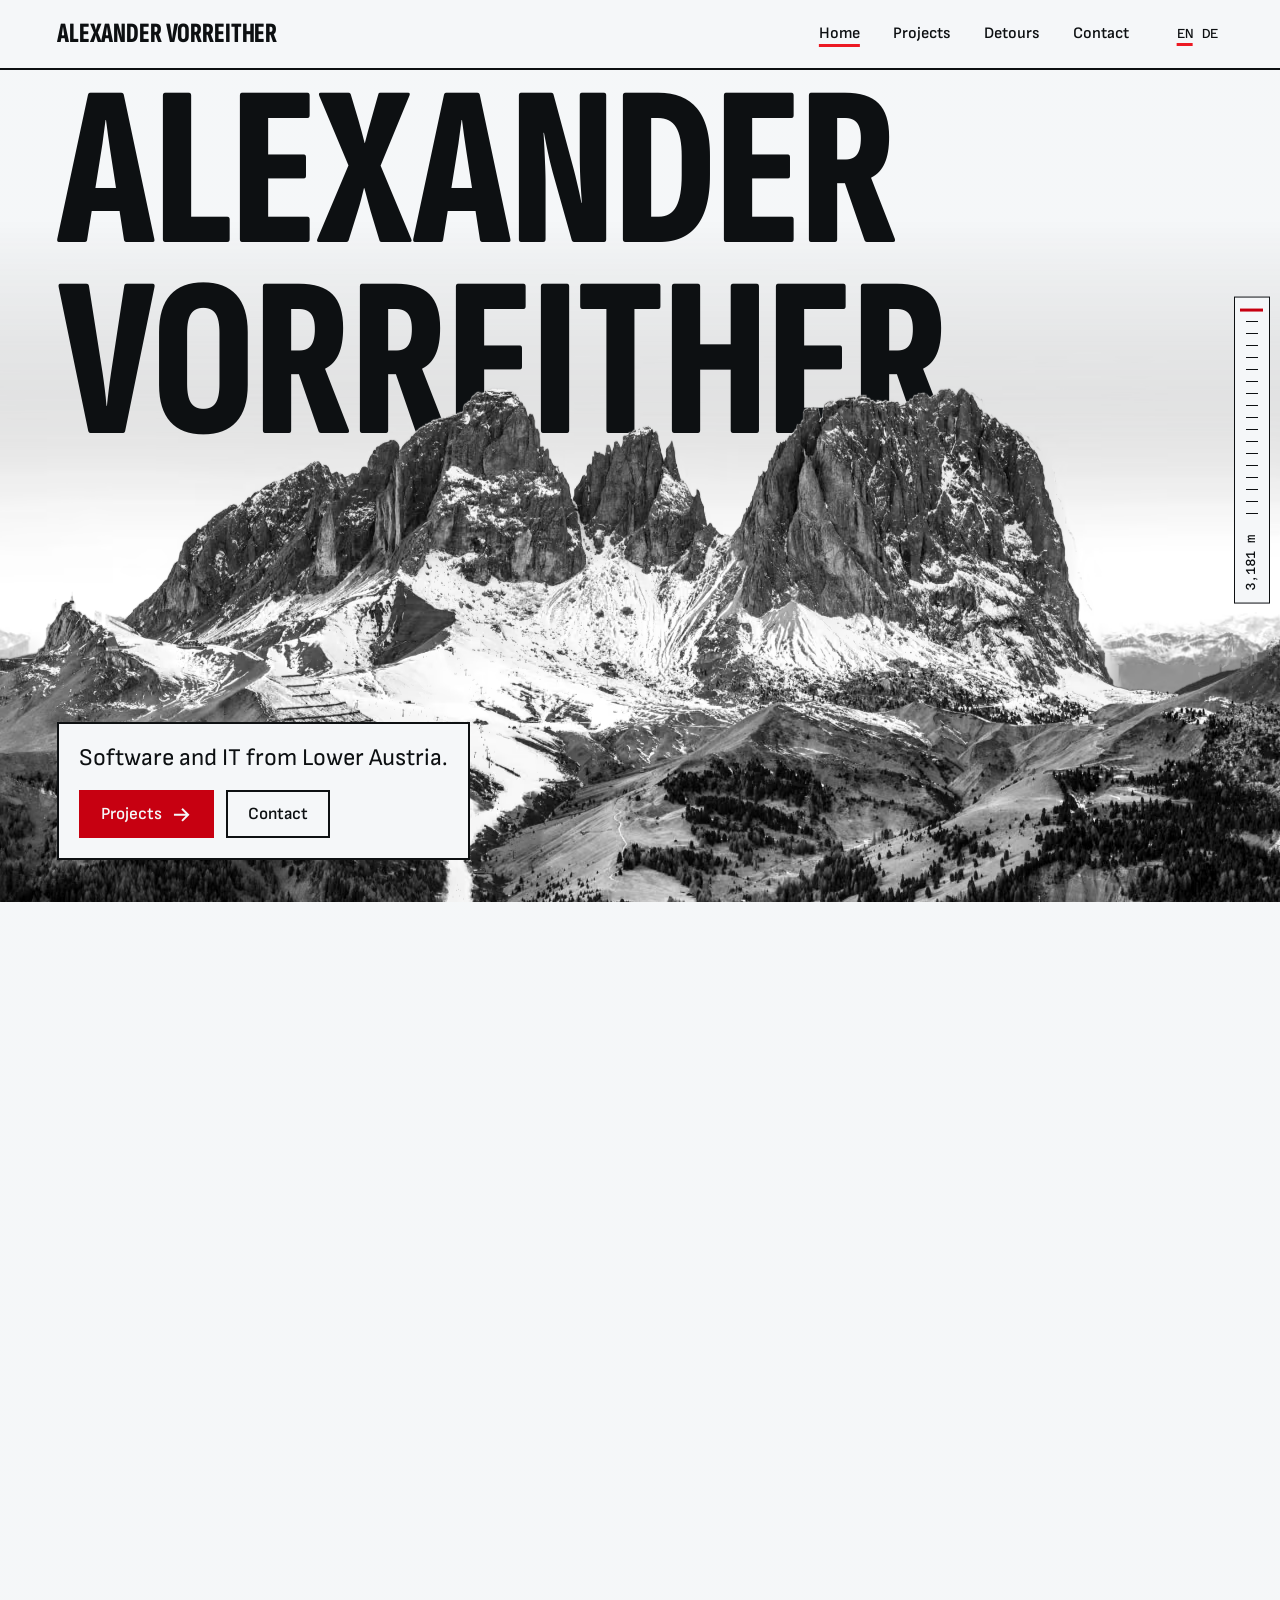
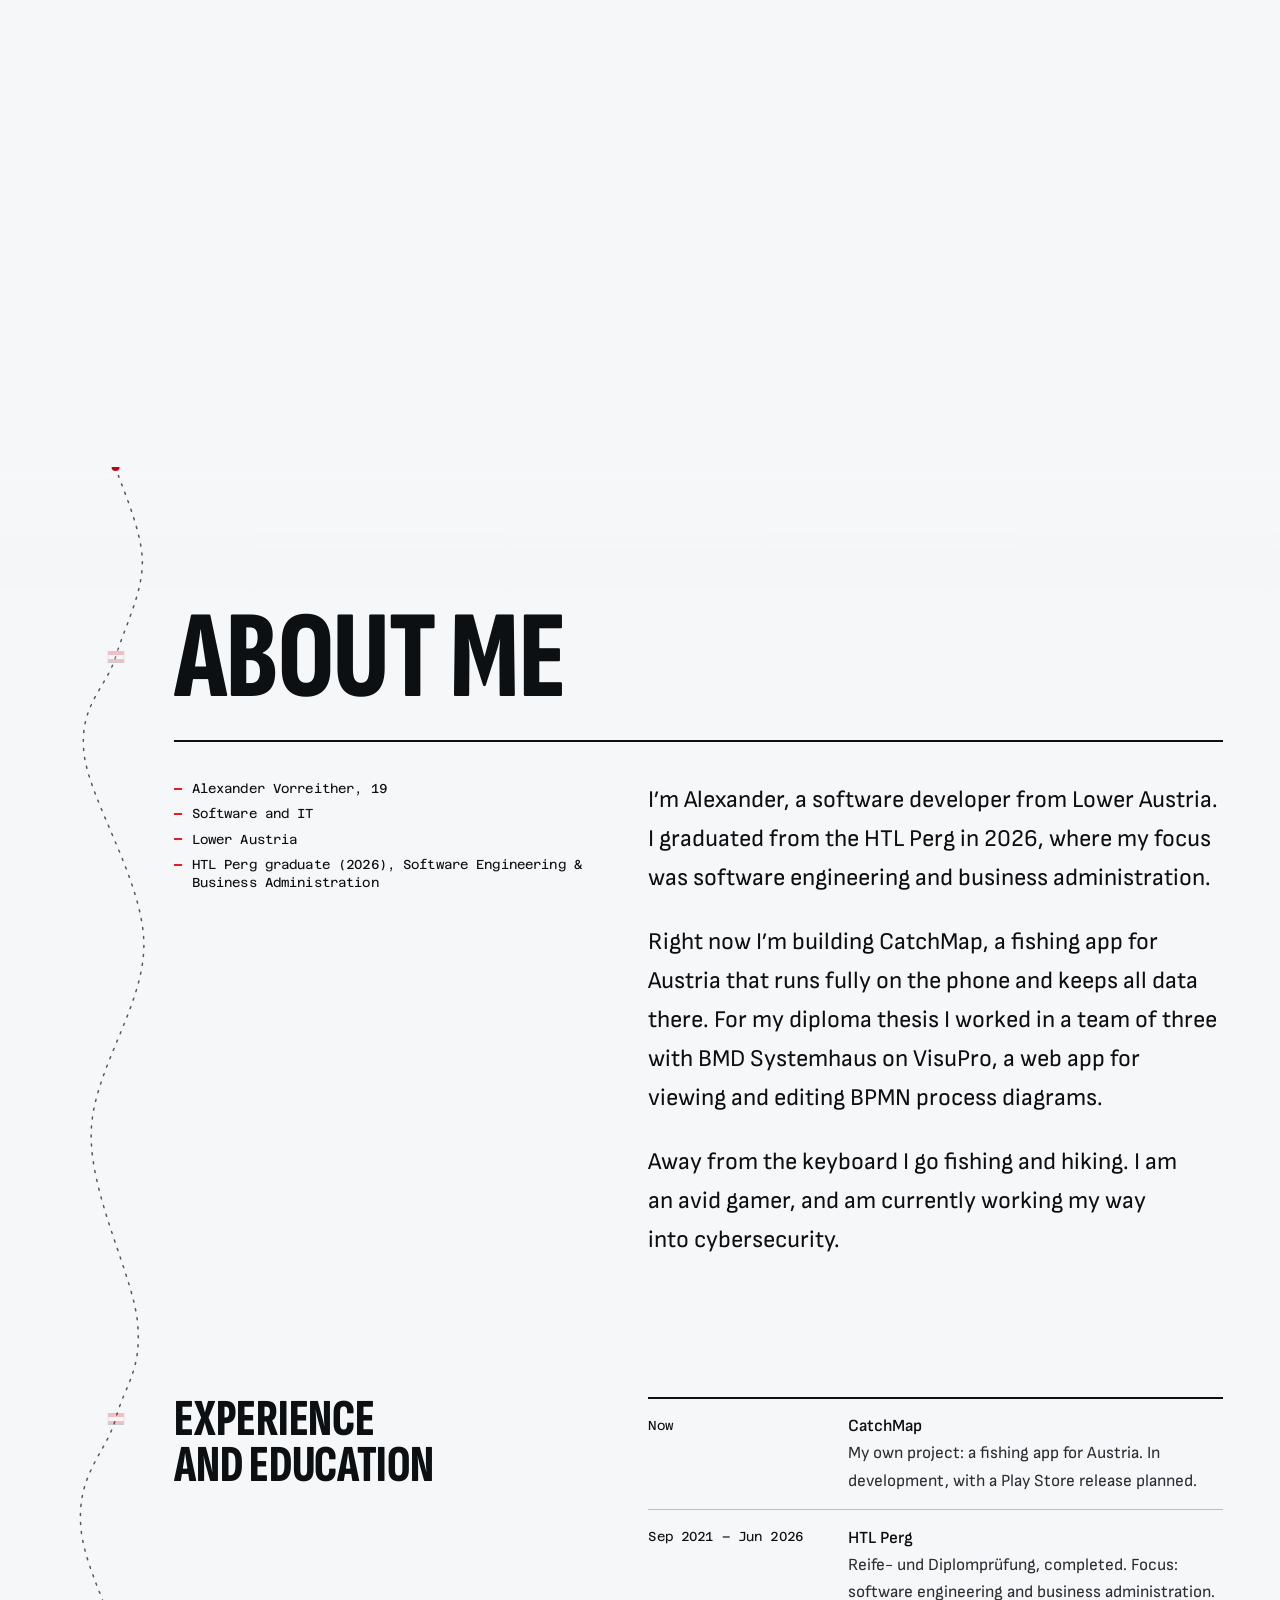
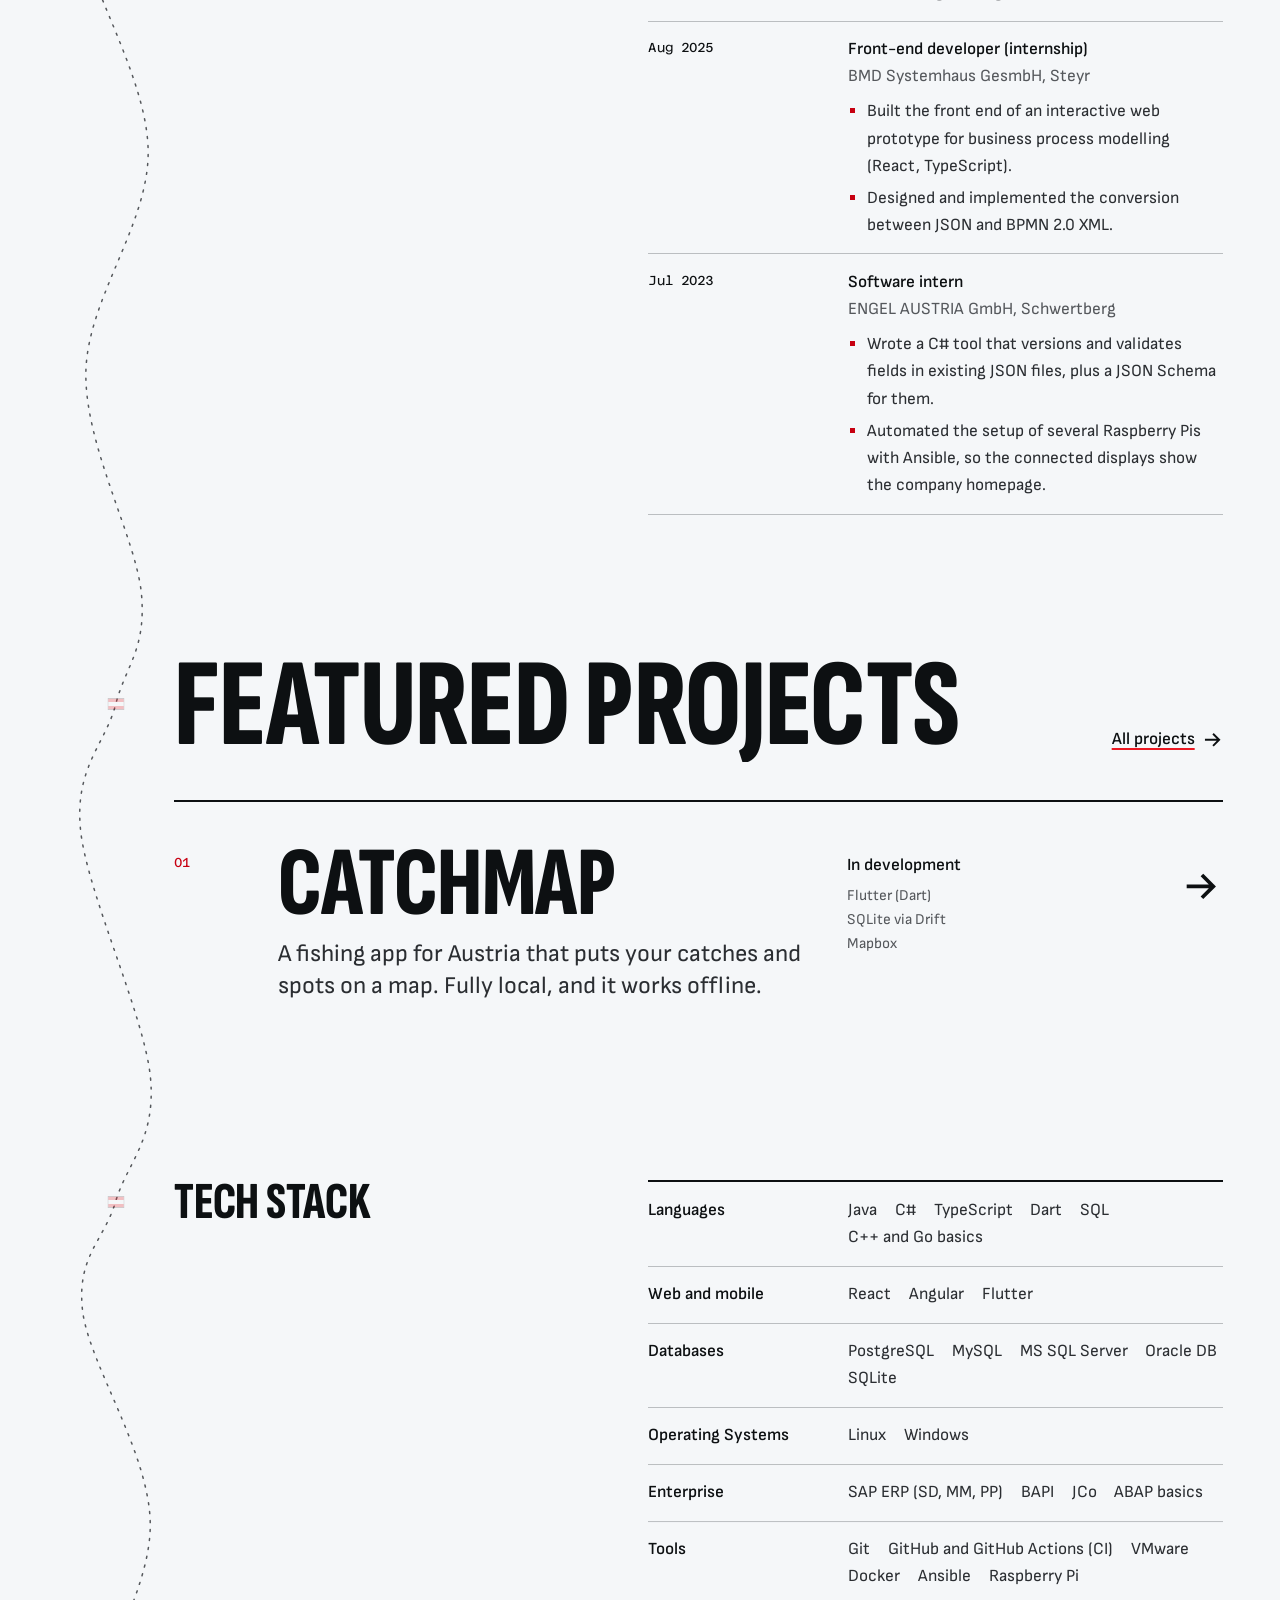
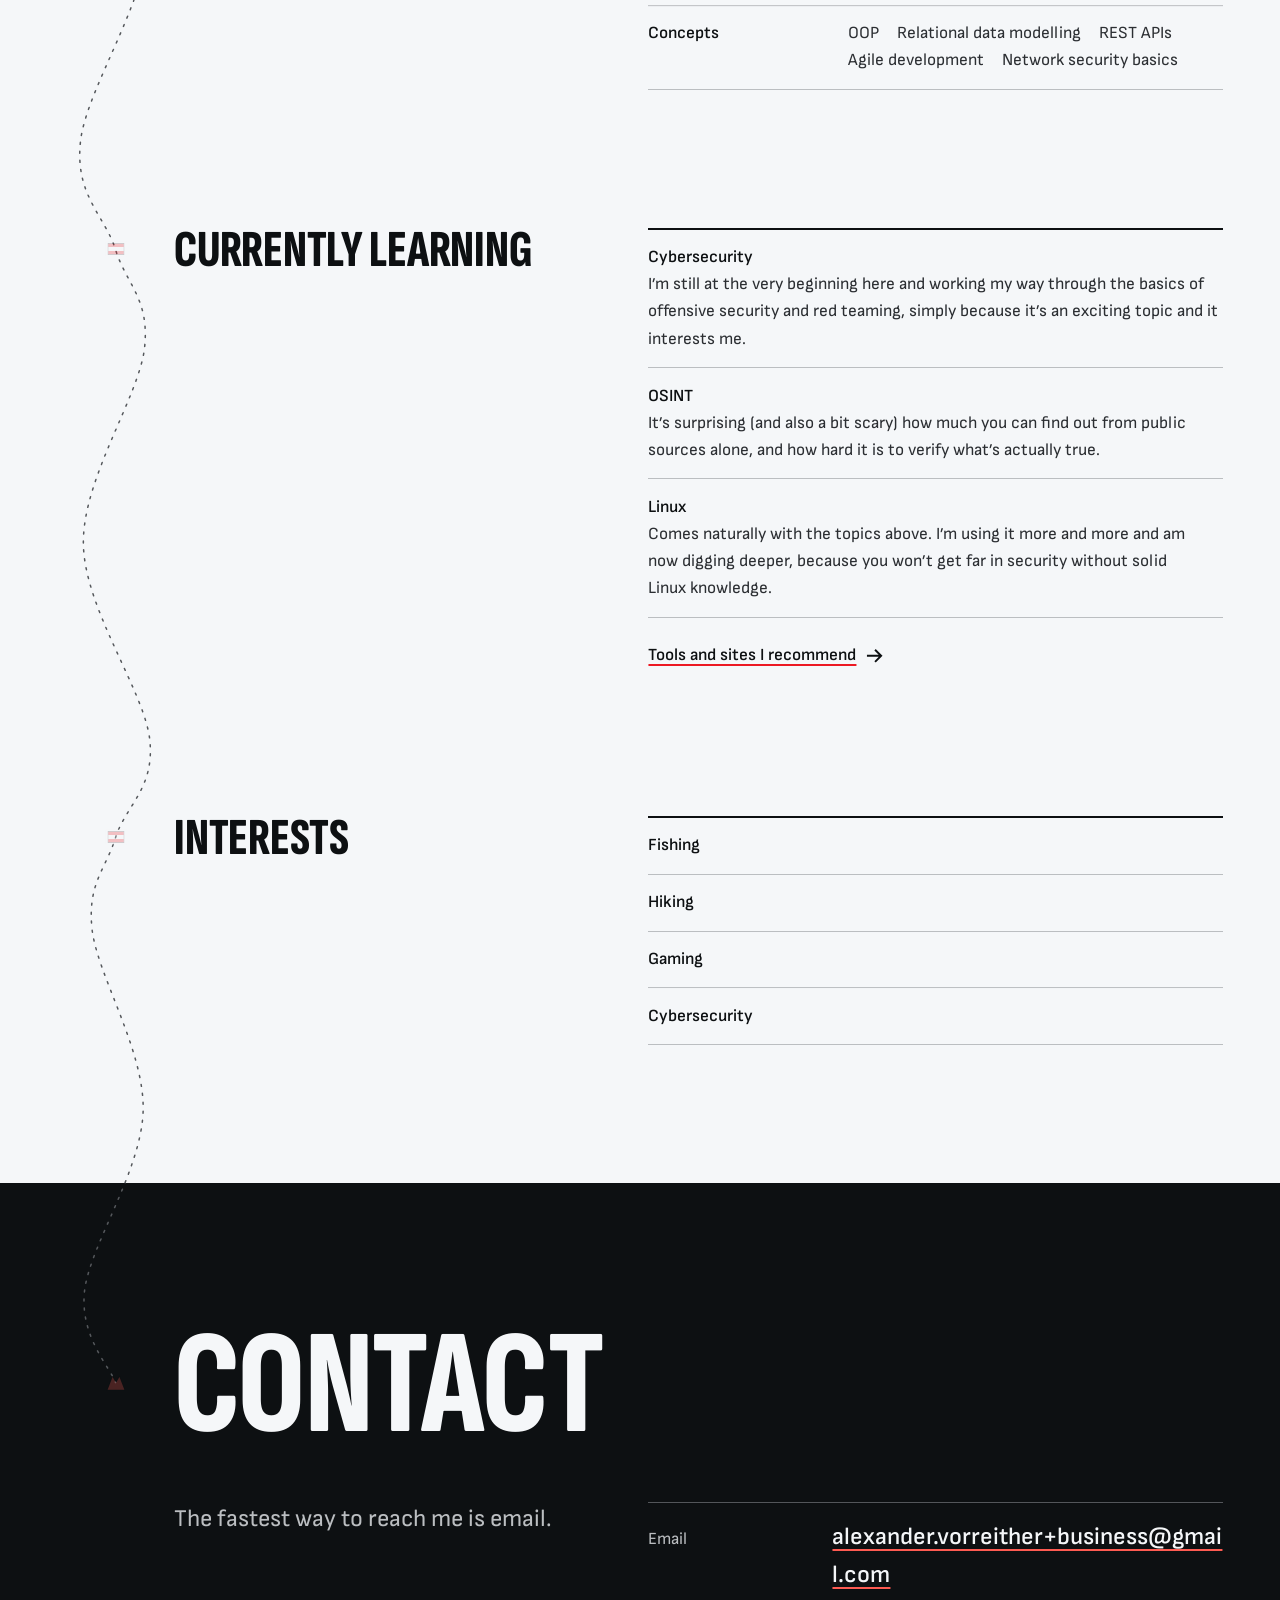
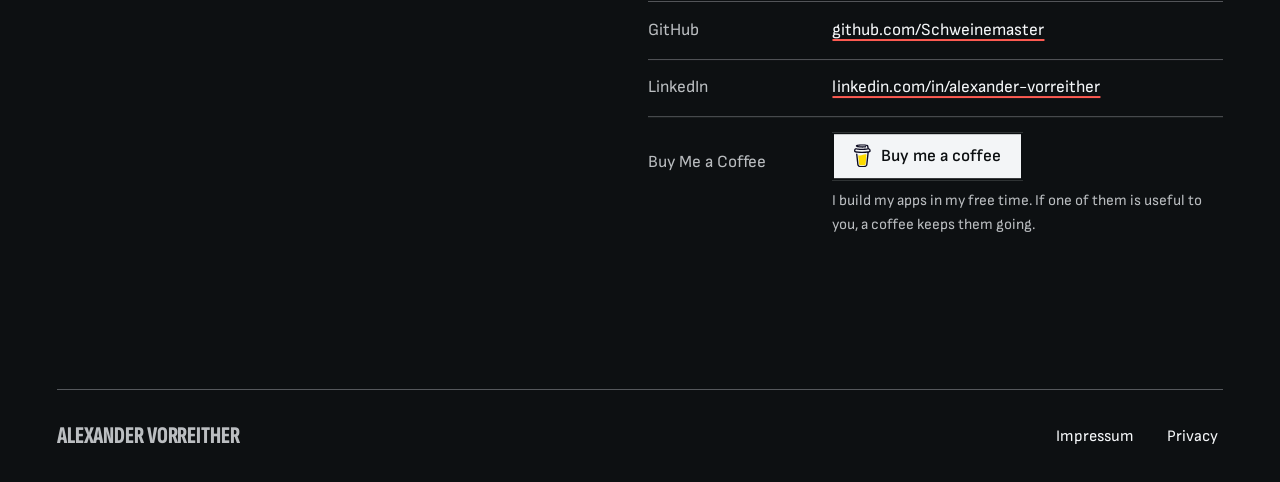
<file: en/index.html>
<!DOCTYPE html><html lang="en"><head><meta charset="utf-8"><meta name="viewport" content="width=device-width, initial-scale=1"><title>Alexander Vorreither - Software and IT</title><meta name="description" content="Personal site of Alexander Vorreither from Lower Austria: Software and IT. Projects, including the fishing app CatchMap, and contact details."><link rel="canonical" href="https://avorreither.at/en/"><link rel="alternate" hreflang="en" href="https://avorreither.at/en/"><link rel="alternate" hreflang="de" href="https://avorreither.at/de/"><link rel="alternate" hreflang="x-default" href="https://avorreither.at/en/"><meta property="og:url" content="https://avorreither.at/en/"><link rel="icon" type="image/svg+xml" href="/favicon.svg"><link rel="apple-touch-icon" href="/apple-touch-icon.png"><meta name="theme-color" content="oklch(0.975 0.003 240)"><meta property="og:type" content="website"><meta property="og:site_name" content="Alexander Vorreither"><meta property="og:title" content="Alexander Vorreither - Software and IT"><meta property="og:description" content="Personal site of Alexander Vorreither from Lower Austria: Software and IT. Projects, including the fishing app CatchMap, and contact details."><meta property="og:image" content="https://avorreither.at/og-en.png"><meta property="og:image:type" content="image/png"><meta property="og:image:width" content="1200"><meta property="og:image:height" content="630"><meta property="og:image:alt" content="Alexander Vorreither. Software and IT from Lower Austria."><meta property="og:locale" content="en_US"><meta property="og:locale:alternate" content="de_AT"><meta name="twitter:card" content="summary_large_image"><meta name="twitter:image:alt" content="Alexander Vorreither. Software and IT from Lower Austria."><meta name="generator" content="Astro v7.4.12"><script type="application/ld+json">{"@context":"https://schema.org","@type":"WebSite","name":"Alexander Vorreither","alternateName":"avorreither.at","url":"https://avorreither.at/"}</script><!-- Motion preference before first paint (mirrors lib/animation/motion-pref.ts). No JS: unset, nothing moves. --><script>
      document.documentElement.dataset.motion = matchMedia('(prefers-reduced-motion: reduce)').matches ? 'reduced' : 'full';
    </script><style>@font-face{font-family:"Sofia Sans Extra Condensed-9127dec86b0b1b05";src:url("/_astro/fonts/b9cee78ec5e2ba89.woff2") format("woff2");font-display:swap;unicode-range:U+0000-00FF,U+0131,U+0152-0153,U+02BB-02BC,U+02C6,U+02DA,U+02DC,U+0304,U+0308,U+0329,U+2000-206F,U+20AC,U+2122,U+2191,U+2193,U+2212,U+2215,U+FEFF,U+FFFD;font-weight:800;font-style:normal;}@font-face{font-family:"Sofia Sans Extra Condensed-9127dec86b0b1b05 fallback: Arial Bold";src:local("Arial Bold");font-display:swap;font-weight:800;font-style:normal;size-adjust:64.3776%;ascent-override:139.8001%;descent-override:46.6%;line-gap-override:0%;}:root{--font-face-display:"Sofia Sans Extra Condensed-9127dec86b0b1b05","Sofia Sans Extra Condensed-9127dec86b0b1b05 fallback: Arial Bold","Arial Narrow",sans-serif;}</style><link rel="preload" href="/_astro/fonts/b9cee78ec5e2ba89.woff2" as="font" type="font/woff2" crossorigin><style>@font-face{font-family:"Sofia Sans-28f20b5d88fbd758";src:url("/_astro/fonts/49945f5bab166cc7.woff2") format("woff2");font-display:swap;unicode-range:U+0000-00FF,U+0131,U+0152-0153,U+02BB-02BC,U+02C6,U+02DA,U+02DC,U+0304,U+0308,U+0329,U+2000-206F,U+20AC,U+2122,U+2191,U+2193,U+2212,U+2215,U+FEFF,U+FFFD;font-weight:400;font-style:normal;}@font-face{font-family:"Sofia Sans-28f20b5d88fbd758";src:url("/_astro/fonts/305db04f6ededfee.woff2") format("woff2");font-display:swap;unicode-range:U+0000-00FF,U+0131,U+0152-0153,U+02BB-02BC,U+02C6,U+02DA,U+02DC,U+0304,U+0308,U+0329,U+2000-206F,U+20AC,U+2122,U+2191,U+2193,U+2212,U+2215,U+FEFF,U+FFFD;font-weight:600;font-style:normal;}@font-face{font-family:"Sofia Sans-28f20b5d88fbd758";src:url("/_astro/fonts/76ed9309f6fc1a13.woff2") format("woff2");font-display:swap;unicode-range:U+0000-00FF,U+0131,U+0152-0153,U+02BB-02BC,U+02C6,U+02DA,U+02DC,U+0304,U+0308,U+0329,U+2000-206F,U+20AC,U+2122,U+2191,U+2193,U+2212,U+2215,U+FEFF,U+FFFD;font-weight:400;font-style:italic;}@font-face{font-family:"Sofia Sans-28f20b5d88fbd758";src:url("/_astro/fonts/2c29683341229f3b.woff2") format("woff2");font-display:swap;unicode-range:U+0000-00FF,U+0131,U+0152-0153,U+02BB-02BC,U+02C6,U+02DA,U+02DC,U+0304,U+0308,U+0329,U+2000-206F,U+20AC,U+2122,U+2191,U+2193,U+2212,U+2215,U+FEFF,U+FFFD;font-weight:600;font-style:italic;}@font-face{font-family:"Sofia Sans-28f20b5d88fbd758 fallback: Arial";src:local("Arial");font-display:swap;font-weight:400;font-style:normal;size-adjust:96.4556%;ascent-override:93.3071%;descent-override:31.1024%;line-gap-override:0%;}@font-face{font-family:"Sofia Sans-28f20b5d88fbd758 fallback: Arial";src:local("Arial");font-display:swap;font-weight:600;font-style:normal;size-adjust:96.4556%;ascent-override:93.3071%;descent-override:31.1024%;line-gap-override:0%;}@font-face{font-family:"Sofia Sans-28f20b5d88fbd758 fallback: Arial";src:local("Arial");font-display:swap;font-weight:400;font-style:italic;size-adjust:96.4556%;ascent-override:93.3071%;descent-override:31.1024%;line-gap-override:0%;}@font-face{font-family:"Sofia Sans-28f20b5d88fbd758 fallback: Arial";src:local("Arial");font-display:swap;font-weight:600;font-style:italic;size-adjust:96.4556%;ascent-override:93.3071%;descent-override:31.1024%;line-gap-override:0%;}:root{--font-face-text:"Sofia Sans-28f20b5d88fbd758","Sofia Sans-28f20b5d88fbd758 fallback: Arial",sans-serif;}</style><link rel="preload" href="/_astro/fonts/49945f5bab166cc7.woff2" as="font" type="font/woff2" crossorigin><style>@font-face{font-family:"Azeret Mono-9a5c0ce5e6b8a0d0";src:url("/_astro/fonts/d3f79080f3516c17.woff2") format("woff2");font-display:swap;unicode-range:U+0000-00FF,U+0131,U+0152-0153,U+02BB-02BC,U+02C6,U+02DA,U+02DC,U+0304,U+0308,U+0329,U+2000-206F,U+20AC,U+2122,U+2191,U+2193,U+2212,U+2215,U+FEFF,U+FFFD;font-weight:400;font-style:normal;}@font-face{font-family:"Azeret Mono-9a5c0ce5e6b8a0d0 fallback: Courier New";src:local("Courier New");font-display:swap;font-weight:400;font-style:normal;size-adjust:108.3157%;ascent-override:86.5064%;descent-override:21.2342%;}:root{--font-face-mono:"Azeret Mono-9a5c0ce5e6b8a0d0","Azeret Mono-9a5c0ce5e6b8a0d0 fallback: Courier New",ui-monospace,monospace;}</style><link rel="stylesheet" href="/_astro/index.DHDUgU9W.css"><style>.stage{border-top:2px solid var(--color-rule);grid-template-columns:minmax(0,1fr) auto;grid-template-areas:"num more""body body""cover cover""facts facts";gap:.75rem 1.5rem;padding-block:clamp(1.5rem,3.5vw,2.5rem);display:grid;position:relative;&:not(:has(>.cover)){grid-template-areas:"num more""body body""facts facts"}& .num{color:var(--color-accent-strong);grid-area:num;align-self:center}& .body{grid-area:body}& .title{font-size:var(--text-stage)}& .title a{color:var(--color-heading);text-decoration:none;transition:color .2s ease-out}& .title a span{transition:translate .5s var(--ease-out-expo);display:inline-block}& .title a:after{content:"";position:absolute;inset:0}&:hover .title a{color:var(--color-accent-strong)}&:hover .title a span{translate:.12em}&:has(a:focus-visible){outline:2px solid var(--focus);outline-offset:4px}& .title a:focus-visible{outline:none}& .one{max-width:44ch;font-size:var(--text-lead);margin-top:.6rem;line-height:1.35}& .cover{background-color:var(--color-surface);grid-area:cover;max-width:30rem}& .cover img{aspect-ratio:16/10;object-fit:cover;filter:grayscale()contrast(1.1);width:100%}& .facts{grid-area:facts;align-content:start;gap:.35rem;display:grid}& .status{color:var(--color-heading);font-weight:600}& .stack{color:var(--color-muted);flex-wrap:wrap;gap:0 1rem;font-size:.9375rem;display:flex}& .more{pointer-events:none;color:var(--color-heading);grid-area:more;align-self:center;font-size:1.5rem;line-height:0}@media (width>=60rem){grid-template-columns:4.5rem minmax(0,1fr) minmax(13rem,19rem) 2.5rem;grid-template-areas:"num body facts more""num cover facts more";align-items:start;column-gap:clamp(1.25rem,2.5vw,3rem);&:not(:has(>.cover)){grid-template-areas:"num body facts more"}& .num{align-self:start;padding-top:.75rem}& .facts{padding-top:.6rem}& .more{align-self:start;padding-top:1.6rem;font-size:2rem}& .cover{margin-top:.75rem}& .stack{display:grid}}@media (hover:hover) and (pointer:fine){html[data-motion=full] & .cover{display:none}}}.peek{z-index:15;aspect-ratio:16/10;border:2px solid var(--color-heading);background-color:var(--color-surface);opacity:0;pointer-events:none;width:clamp(15rem,24vw,26rem);display:none;position:fixed;top:0;left:0;overflow:clip;& img{object-fit:cover;filter:grayscale()contrast(1.1);opacity:0;width:100%;height:100%;position:absolute;inset:0}& img[data-on]{opacity:1}@media (hover:hover) and (pointer:fine){html[data-motion=full] &{display:block}}}
</style><link rel="stylesheet" href="/_astro/Layout.ILWPVymy.css"></head><body><a href="#main" class="skip">Skip to content</a><div class="field" aria-hidden="true"><svg data-contour-field viewBox="0 0 1600 1100" preserveAspectRatio="xMidYMid slice" fill="none" focusable="false"><path d="M0 801Q40 822 56 831Q73 840 96 854Q120 869 140 884Q160 899 172 909Q183 920 192 929Q200 937 209 949Q218 960 229 976Q240 992 253 1016Q266 1040 273 1055Q280 1071 290 1095L299 1120M0 313Q40 339 60 348Q80 356 100 364Q120 371 140 376Q160 381 180 383Q200 385 220 385Q240 385 260 383Q280 382 300 380Q320 379 340 380Q360 380 380 386Q400 391 411 395Q421 400 431 405Q440 409 460 419Q480 430 491 435Q501 440 511 445Q520 450 540 459Q560 469 574 474Q588 480 614 494Q640 508 650 514Q660 520 670 530Q680 539 688 550Q697 560 705 580Q714 600 717 620Q720 639 720 660Q719 680 717 700Q716 720 714 740Q712 760 712 780Q711 800 711 820Q712 840 714 860Q716 880 718 892Q720 904 726 932Q732 960 739 980Q746 1000 753 1014Q760 1028 776 1054Q792 1080 809 1100L826 1120M210 0Q240 38 253 59Q266 80 272 100Q277 120 278 140Q279 160 272 180Q266 200 253 214Q240 228 231 234Q222 240 211 245Q200 250 180 253Q160 256 140 254Q120 252 101 246Q83 240 61 230Q40 220 26 210Q12 200 6 195L0 191M466 0Q460 40 459 60Q459 80 461 100Q463 120 469 140Q474 160 484 180Q494 200 507 217Q520 235 540 253Q560 272 580 284Q600 296 620 304Q640 312 655 316Q671 320 695 326Q720 333 740 339Q760 346 772 353Q784 360 792 366Q800 372 811 386Q822 400 831 412Q840 425 855 452Q871 480 882 500Q893 520 904 540Q915 560 924 580Q933 600 937 620Q942 640 942 660Q941 680 937 700Q932 720 928 740Q923 760 922 770Q920 780 918 810Q916 840 918 854Q920 868 926 894Q933 920 942 940Q951 960 964 980Q977 1000 989 1013Q1000 1026 1020 1045Q1040 1064 1051 1072Q1062 1080 1071 1086Q1080 1093 1100 1104Q1120 1115 1126 1117L1132 1120M1208 0Q1240 3 1260 2Q1280 2 1286 1L1292 0M1600 1029Q1560 1058 1547 1069Q1533 1080 1507 1098Q1480 1116 1477 1118L1473 1120M164 0Q200 39 212 60Q224 80 229 100Q234 120 233 140Q231 160 218 180Q204 200 182 209Q160 218 140 218Q120 218 100 212Q80 207 60 196Q40 186 24 173Q8 160 4 156L0 152M522 0Q514 40 514 60Q514 80 517 99Q520 119 527 139Q535 160 547 179Q560 199 580 216Q600 234 620 245Q640 255 660 262Q680 268 700 271Q720 275 735 277Q751 280 775 288Q800 296 813 308Q827 320 840 340Q854 360 864 380Q875 400 885 420Q895 440 907 460Q919 480 932 500Q946 520 953 530Q960 541 969 550Q977 560 989 576Q1000 591 1016 616Q1031 640 1030 660Q1029 680 1021 700Q1012 720 1006 732Q1000 745 991 772Q982 800 980 820Q978 840 980 860Q981 880 987 900Q993 920 1003 940Q1013 960 1027 978Q1040 995 1060 1014Q1080 1033 1100 1047Q1120 1061 1139 1070Q1158 1080 1179 1088Q1200 1095 1220 1100Q1240 1104 1260 1106Q1280 1107 1300 1106Q1320 1105 1340 1100Q1360 1096 1379 1088Q1397 1080 1419 1064Q1440 1049 1460 1026Q1480 1002 1495 981Q1511 960 1532 940Q1554 920 1577 911L1600 901M1026 0Q1080 30 1093 35Q1105 40 1133 47Q1160 55 1180 58Q1200 62 1220 63Q1240 64 1260 63Q1280 62 1300 59Q1320 56 1340 52Q1360 48 1380 45Q1400 42 1420 38Q1440 35 1460 33Q1480 31 1500 30Q1520 29 1540 30Q1560 31 1580 33L1600 35M118 0Q160 36 174 58Q188 80 192 100Q197 120 190 140Q183 160 172 169Q160 178 140 181Q120 185 100 180Q80 175 66 168Q52 160 30 140Q7 120 4 115L0 109M571 0Q562 40 562 60Q562 80 567 100Q571 120 582 140Q593 160 616 180Q639 200 659 208Q680 216 700 220Q720 223 740 224Q760 226 780 227Q800 229 814 234Q829 240 846 260Q863 280 872 297Q880 314 888 337Q896 360 904 380Q913 400 923 420Q934 440 947 459Q960 479 979 499Q998 520 1019 536Q1040 552 1050 556Q1060 560 1070 565Q1080 571 1100 575Q1120 579 1140 579Q1160 579 1180 578Q1200 577 1220 578Q1240 580 1260 584Q1280 589 1294 594Q1308 600 1334 618Q1360 636 1380 657Q1400 678 1415 699Q1429 720 1435 729Q1440 737 1450 749Q1459 760 1470 770Q1480 779 1500 789Q1520 799 1540 804Q1560 809 1580 809L1600 810M932 0Q960 40 980 52Q1000 64 1020 69Q1040 75 1060 80Q1080 84 1100 88Q1120 92 1140 96Q1160 100 1180 102Q1200 105 1220 106Q1240 106 1260 104Q1280 103 1300 99Q1320 96 1340 92Q1360 88 1380 85Q1400 81 1420 78Q1440 75 1460 74Q1480 72 1500 72Q1520 72 1540 74Q1560 76 1570 78Q1581 80 1590 81L1600 83M1065 780Q1079 760 1100 747Q1120 734 1140 730Q1160 726 1180 728Q1200 729 1220 734Q1240 739 1260 746Q1280 753 1300 762Q1320 771 1340 783Q1360 795 1380 815Q1400 835 1409 858Q1417 880 1418 900Q1418 920 1414 940Q1410 960 1405 969Q1400 978 1394 989Q1388 1000 1374 1013Q1360 1026 1349 1033Q1338 1040 1309 1048Q1280 1055 1260 1055Q1240 1055 1220 1050Q1200 1046 1180 1038Q1160 1030 1140 1018Q1120 1006 1100 987Q1080 967 1065 944Q1051 920 1045 902Q1040 884 1039 862Q1038 840 1045 820Q1051 800 1065 780ZM623 0Q612 40 613 60Q614 80 622 100Q630 120 654 140Q678 160 699 165Q720 169 740 168Q760 168 779 164Q797 160 819 151Q840 142 854 131Q868 120 872 100Q875 80 873 60Q870 40 865 20L859 0M1600 118Q1560 109 1540 106Q1520 104 1500 103Q1480 103 1460 104Q1440 105 1420 108Q1400 111 1380 116Q1360 120 1340 124Q1320 128 1300 132Q1280 136 1260 138Q1240 140 1220 140Q1200 140 1180 138Q1160 136 1140 133Q1120 130 1100 128Q1080 125 1060 125Q1040 124 1020 125Q1000 127 980 131Q960 136 940 148Q921 160 914 180Q907 200 907 220Q907 240 910 260Q912 280 916 300Q920 320 925 340Q930 360 938 380Q946 400 953 412Q960 424 980 450Q1000 475 1020 490Q1040 506 1059 513Q1077 520 1099 524Q1120 528 1140 529Q1160 529 1180 530Q1200 530 1220 532Q1240 534 1260 540Q1280 545 1300 552Q1320 560 1340 572Q1360 584 1373 592Q1385 600 1410 620Q1435 640 1457 660Q1479 680 1499 697Q1520 713 1540 722Q1560 732 1580 734L1600 736M19 60Q18 40 29 29Q40 19 60 18Q80 18 100 28Q120 39 135 59Q150 80 151 100Q153 120 137 133Q120 146 100 143Q80 140 64 130Q49 120 35 100Q20 80 19 60ZM1112 860Q1116 840 1138 824Q1160 808 1180 807Q1200 805 1220 810Q1240 816 1260 826Q1280 837 1300 858Q1319 880 1325 900Q1330 920 1325 940Q1320 960 1300 975Q1280 990 1260 993Q1240 997 1220 993Q1200 989 1180 978Q1160 968 1140 947Q1120 925 1114 902Q1107 880 1112 860ZM1600 175Q1560 163 1540 159Q1520 155 1500 154Q1480 153 1460 154Q1440 155 1425 158Q1410 160 1385 165Q1360 171 1340 176Q1320 181 1300 187Q1280 192 1260 196Q1240 200 1220 201Q1200 203 1180 202Q1160 201 1140 199Q1120 198 1100 198Q1080 198 1060 204Q1040 210 1022 225Q1003 240 995 260Q987 280 986 300Q985 320 990 340Q994 360 1005 380Q1016 400 1028 413Q1040 425 1052 433Q1063 440 1092 449Q1120 457 1140 459Q1160 460 1180 462Q1200 463 1220 466Q1240 470 1256 475Q1272 480 1296 490Q1320 500 1340 510Q1359 520 1380 532Q1400 544 1414 552Q1429 560 1454 575Q1480 591 1491 595Q1501 600 1511 605Q1520 610 1540 616Q1560 621 1580 618L1600 615M1600 201Q1560 186 1540 182Q1520 178 1500 176Q1480 175 1460 176Q1440 177 1420 180Q1400 184 1380 189Q1360 194 1350 197Q1340 200 1330 203Q1320 207 1300 214Q1280 220 1260 225Q1240 230 1220 233Q1200 235 1180 235Q1160 235 1140 234Q1120 234 1100 236Q1080 238 1060 252Q1040 265 1031 292Q1023 320 1027 340Q1032 360 1049 380Q1066 400 1093 410Q1120 421 1140 423Q1160 425 1180 427Q1200 430 1220 435Q1240 440 1260 447Q1280 454 1300 464Q1320 474 1340 484Q1360 495 1380 506Q1400 517 1420 528Q1440 540 1460 549Q1480 559 1500 567Q1520 575 1540 577Q1560 580 1580 574L1600 568M1600 227Q1560 209 1542 205Q1523 200 1502 198Q1480 196 1460 197Q1440 198 1420 202Q1400 206 1380 212Q1360 218 1340 226Q1320 233 1300 242Q1280 251 1260 259Q1240 267 1220 272Q1200 276 1180 277Q1160 279 1147 279Q1134 280 1107 296Q1080 313 1088 336Q1097 360 1108 366Q1120 371 1140 375Q1160 379 1180 383Q1200 387 1214 394Q1227 400 1254 411Q1280 423 1293 431Q1306 440 1333 455Q1360 470 1380 482Q1400 493 1420 503Q1440 514 1460 523Q1480 532 1500 538Q1520 543 1540 544Q1560 544 1580 536L1600 528M1600 256Q1575 240 1547 231Q1520 221 1500 219Q1480 217 1460 218Q1440 220 1420 224Q1400 228 1383 234Q1365 240 1343 252Q1320 264 1306 272Q1292 280 1271 300Q1251 320 1254 340Q1256 360 1268 370Q1280 381 1288 390Q1296 400 1308 408Q1320 416 1336 428Q1352 440 1376 454Q1400 469 1411 474Q1421 480 1431 485Q1440 490 1460 498Q1480 506 1500 510Q1520 515 1540 513Q1560 511 1580 500L1600 489M1600 359Q1588 320 1574 305Q1560 289 1540 279Q1520 269 1500 266Q1480 263 1460 265Q1440 267 1420 274Q1401 280 1380 299Q1360 317 1358 339Q1355 360 1369 380Q1383 400 1392 406Q1400 413 1420 426Q1440 439 1460 446Q1480 453 1500 455Q1520 457 1540 450Q1560 444 1577 422Q1593 400 1597 381L1600 362M1404 341Q1408 320 1424 310Q1440 300 1460 297Q1480 293 1500 297Q1520 302 1533 311Q1547 320 1553 332Q1560 344 1560 364Q1560 384 1540 403Q1520 421 1500 421Q1480 421 1460 413Q1440 405 1420 383Q1400 361 1404 341Z" stroke-width="1" vector-effect="non-scaling-stroke"></path><path d="M276 0Q318 40 339 48Q360 57 372 28L383 0M0 235Q40 263 60 271Q80 280 100 287Q120 295 140 298Q160 301 180 301Q200 300 220 296Q240 292 254 286Q268 280 294 262Q320 244 340 226Q360 209 380 212Q400 215 411 228Q422 240 431 247Q440 255 452 267Q464 280 472 287Q480 293 497 307Q513 320 537 335Q560 349 572 355Q585 360 612 371Q640 382 660 388Q680 394 690 397Q700 400 710 404Q720 408 740 420Q760 432 780 454Q800 476 812 498Q824 520 832 537Q840 554 847 577Q853 600 855 620Q857 640 856 660Q854 680 851 700Q848 720 846 740Q843 760 842 780Q840 800 841 820Q841 840 844 860Q847 880 852 900Q857 920 866 940Q874 960 885 980Q896 1000 908 1016Q920 1031 940 1053Q960 1075 980 1092Q1000 1109 1007 1115L1015 1120M713 0Q684 40 692 60Q700 80 710 85Q720 91 740 87Q760 83 770 61Q779 40 770 20L762 0M1600 148Q1560 137 1540 134Q1520 131 1500 130Q1480 130 1460 131Q1440 132 1420 135Q1400 137 1380 141Q1360 146 1340 151Q1320 156 1300 160Q1280 165 1260 168Q1240 171 1220 171Q1200 172 1180 170Q1160 169 1140 167Q1120 165 1100 163Q1080 162 1060 164Q1040 166 1020 174Q1000 182 989 191Q978 200 969 215Q960 231 955 255Q950 280 951 300Q952 320 956 336Q960 353 970 376Q980 400 990 415Q1000 430 1020 448Q1040 466 1055 473Q1071 480 1095 486Q1120 492 1140 493Q1160 493 1180 494Q1200 495 1220 498Q1240 501 1260 506Q1280 511 1291 516Q1301 520 1311 524Q1320 528 1340 539Q1360 549 1370 555Q1379 560 1390 567Q1400 574 1420 587Q1440 600 1460 615Q1480 629 1489 635Q1499 640 1509 647Q1520 655 1540 663Q1560 671 1580 671L1600 671M1600 290Q1560 259 1540 251Q1520 244 1507 242Q1494 240 1476 240Q1457 240 1429 247Q1400 253 1380 263Q1360 272 1340 291Q1320 310 1316 335Q1312 360 1327 380Q1342 400 1351 407Q1360 414 1377 427Q1394 440 1417 452Q1440 465 1459 472Q1479 480 1499 483Q1520 487 1539 483Q1557 480 1579 464L1600 447" stroke-width="2" vector-effect="non-scaling-stroke"></path></svg></div><header class="header"><div class="wrap row"><div class="top"><a href="/en/" class="brand display">Alexander Vorreither</a><div class="alti meta bar" data-altimeter data-from="3181" data-to="2240" data-locale="en" aria-hidden="true"><svg class="peak" viewBox="0 0 12 10" focusable="false"><path d="M6 0.5 11.5 9.5H0.5Z"></path></svg><span class="value"><span data-altimeter-value>3,181</span> m</span></div></div><div class="menus"><nav aria-label="Main"><ul class="menu"><li><a href="/en/" aria-current="page">Home</a></li><li><a href="/en/projects/">Projects</a></li><li><a href="/en/detours/">Detours</a></li><li><a href="/en/#contact">Contact</a></li></ul></nav><nav aria-label="Language"><ul class="menu langs"><li><a href="/en/" lang="en" hreflang="en" aria-current="true">EN<span class="sr-only"> English</span></a></li><li><a href="/de/" lang="de" hreflang="de">DE<span class="sr-only"> Deutsch</span></a></li></ul></nav></div></div></header><main id="main"><div class="track" data-hero-track><section class="hero" data-hero aria-labelledby="hero-title" style="--chars:10;--lines:2;--summit:0.202;--ratio:1.5367727771679474"><div class="scene" aria-hidden="true"><div class="layer sky" data-hero-sky style="background-image:url([data-uri])"><img src="/_astro/hero-sky.DtyanPmo_1SiR7Q.avif" srcset="/_astro/hero-sky.DtyanPmo_Z2bFIwz.avif 640w, /_astro/hero-sky.DtyanPmo_Z10uuNi.avif 960w, /_astro/hero-sky.DtyanPmo_Zp1H2Y.avif 1280w, /_astro/hero-sky.DtyanPmo_ZueRF2.avif 1920w, /_astro/hero-sky.DtyanPmo_1SiR7Q.avif 2800w" alt sizes="max(100vw, 80vh)" loading="eager" decoding="sync" fetchpriority="high" width="2800" height="1822"></div></div><h1 id="hero-title" class="name display" data-hero-name><span class="rise" style="--i:0">Alexander</span> <span class="rise" style="--i:1">Vorreither</span> </h1><div class="scene front" aria-hidden="true"><div class="layer ridge" data-hero-ridge data-field="/_astro/hero-field.D8TvKsTU.webp" data-ratio="1.5367727771679474" data-summit-x="0.385" data-summit-y="0.202"><img src="/_astro/hero-ridge.poyhDfBB_aDBE2.avif" srcset="/_astro/hero-ridge.poyhDfBB_Z11PEL4.avif 640w, /_astro/hero-ridge.poyhDfBB_Z2utXe9.avif 960w, /_astro/hero-ridge.poyhDfBB_ZHQIHO.avif 1280w, /_astro/hero-ridge.poyhDfBB_2sShjv.avif 1920w, /_astro/hero-ridge.poyhDfBB_aDBE2.avif 2800w" alt sizes="max(100vw, 80vh)" loading="eager" fetchpriority="high" decoding="async" width="2800" height="1822"><canvas></canvas></div></div><div class="legend rise" style="--i:3"><p class="text-lead">Software and IT from Lower Austria.</p><ul class="actions"><li><a href="/en/projects/" class="btn btn-primary">Projects<svg class="arrow" viewBox="0 0 20 20" fill="none" stroke="currentColor" stroke-width="2" stroke-linecap="square" stroke-linejoin="miter" aria-hidden="true" focusable="false"><path d="M3 10h13M11 4.5l5.5 5.5-5.5 5.5"></path></svg></a></li><li><a href="#contact" class="btn btn-quiet">Contact</a></li></ul></div></section></div><div class="trail" data-trail><div class="box" aria-hidden="true"><div class="route" data-route><svg class="ahead" data-route-ahead fill="none" focusable="false"><path></path></svg><div class="walk" data-route-walk><div class="walk-in" data-route-walk-in><svg class="walked" data-route-walked fill="none" focusable="false"><path></path></svg></div></div><span class="hiker" data-route-hiker></span></div></div><section class="stop" aria-labelledby="about-title"><div class="wrap"><div class="col"><div class="head"><span class="blaze text-h2" data-blaze aria-hidden="true"></span><h2 id="about-title" class="display text-h2" data-lines>About me</h2></div><div class="rule" data-rule></div><div class="split about"><ul class="facts meta" aria-label="Key facts" data-reveal><li>Alexander Vorreither, 19</li><li>Software and IT</li><li>Lower Austria</li><li>HTL Perg graduate (2026), Software Engineering &amp; Business Administration</li></ul><div class="prose bio text-lead" data-reveal><p>I’m Alexander, a software developer from Lower Austria. I graduated from the HTL Perg in 2026, where my focus was software engineering and business administration.</p><p>Right now I’m building CatchMap, a fishing app for Austria that runs fully on the phone and keeps all data there. For my diploma thesis I worked in a team of three with BMD Systemhaus on VisuPro, a web app for viewing and editing BPMN process diagrams.</p><p>Away from the keyboard I go fishing and hiking. I am an avid gamer, and am currently working my way into cybersecurity.</p></div></div></div></div></section><section class="stop" aria-labelledby="timeline-title"><div class="wrap"><div class="col split"><div class="head"><span class="blaze text-h3" data-blaze aria-hidden="true"></span><h2 id="timeline-title" class="display text-h3" data-lines>Experience and education</h2></div><ol class="rows timeline" data-reveal><li class="when"><span class="meta">Now</span><div><p class="strong">CatchMap</p><p>My own project: a fishing app for Austria. In development, with a Play Store release planned.</p></div></li><li class="when"><span class="meta">Sep 2021 – Jun 2026</span><div><p class="strong">HTL Perg</p><p>Reife- und Diplomprüfung, completed. Focus: software engineering and business administration.</p></div></li><li class="when"><span class="meta">Aug 2025</span><div><p class="strong">Front-end developer (internship)</p><p class="place">BMD Systemhaus GesmbH, Steyr</p><ul class="points"><li>Built the front end of an interactive web prototype for business process modelling (React, TypeScript).</li><li>Designed and implemented the conversion between JSON and BPMN 2.0 XML.</li></ul></div></li><li class="when"><span class="meta">Jul 2023</span><div><p class="strong">Software intern</p><p class="place">ENGEL AUSTRIA GmbH, Schwertberg</p><ul class="points"><li>Wrote a C# tool that versions and validates fields in existing JSON files, plus a JSON Schema for them.</li><li>Automated the setup of several Raspberry Pis with Ansible, so the connected displays show the company homepage.</li></ul></div></li></ol></div></div></section><section class="stop" aria-labelledby="featured-title"><div class="wrap"><div class="col"><div class="head between"><span class="blaze text-h2" data-blaze aria-hidden="true"></span><h2 id="featured-title" class="display text-h2" data-lines>Featured projects</h2><a href="/en/projects/" class="go">All projects<svg class="arrow" viewBox="0 0 20 20" fill="none" stroke="currentColor" stroke-width="2" stroke-linecap="square" stroke-linejoin="miter" aria-hidden="true" focusable="false"><path d="M3 10h13M11 4.5l5.5 5.5-5.5 5.5"></path></svg></a></div><ol class="stages" data-reveal><li><article class="stage" data-stage="catchmap"><p class="num meta" aria-hidden="true">01</p><div class="body"><h3 class="display title" style="view-transition-name:project-catchmap"><a href="/en/projects/catchmap/"><span>CatchMap</span></a></h3><p class="one">A fishing app for Austria that puts your catches and spots on a map. Fully local, and it works offline.</p></div><div class="facts"><p class="status">In development</p><ul class="stack" aria-label="Built with"><li>Flutter (Dart)</li><li>SQLite via Drift</li><li>Mapbox</li></ul></div><p class="more" aria-hidden="true"><svg class="arrow" viewBox="0 0 20 20" fill="none" stroke="currentColor" stroke-width="2" stroke-linecap="square" stroke-linejoin="miter" aria-hidden="true" focusable="false"><path d="M3 10h13M11 4.5l5.5 5.5-5.5 5.5"></path></svg></p></article></li></ol></div></div></section><section class="stop" aria-labelledby="stack-title"><div class="wrap"><div class="col split"><div class="head"><span class="blaze text-h3" data-blaze aria-hidden="true"></span><h2 id="stack-title" class="display text-h3" data-lines>Tech stack</h2></div><dl class="rows tech-stack" data-reveal><div class="when"><dt class="strong">Languages</dt><dd><ul class="inline"><li>Java</li><li>C#</li><li>TypeScript</li><li>Dart</li><li>SQL</li><li>C++ and Go basics</li></ul></dd></div><div class="when"><dt class="strong">Web and mobile</dt><dd><ul class="inline"><li>React</li><li>Angular</li><li>Flutter</li></ul></dd></div><div class="when"><dt class="strong">Databases</dt><dd><ul class="inline"><li>PostgreSQL</li><li>MySQL</li><li>MS SQL Server</li><li>Oracle DB</li><li>SQLite</li></ul></dd></div><div class="when"><dt class="strong">Operating Systems</dt><dd><ul class="inline"><li>Linux</li><li>Windows</li></ul></dd></div><div class="when"><dt class="strong">Enterprise</dt><dd><ul class="inline"><li>SAP ERP (SD, MM, PP)</li><li>BAPI</li><li>JCo</li><li>ABAP basics</li></ul></dd></div><div class="when"><dt class="strong">Tools</dt><dd><ul class="inline"><li>Git</li><li>GitHub and GitHub Actions (CI)</li><li>VMware</li><li>Docker</li><li>Ansible</li><li>Raspberry Pi</li></ul></dd></div><div class="when"><dt class="strong">Concepts</dt><dd><ul class="inline"><li>OOP</li><li>Relational data modelling</li><li>REST APIs</li><li>Agile development</li><li>Network security basics</li></ul></dd></div></dl></div></div></section><section class="stop" aria-labelledby="learning-title"><div class="wrap"><div class="col split"><div class="head"><span class="blaze text-h3" data-blaze aria-hidden="true"></span><h2 id="learning-title" class="display text-h3" data-lines>Currently learning</h2></div><div><ul class="rows learning" data-reveal><li><span class="strong">Cybersecurity</span><span class="note">I’m still at the very beginning here and working my way through the basics of offensive security and red teaming, simply because it’s an exciting topic and it interests me.</span></li><li><span class="strong">OSINT</span><span class="note">It’s surprising (and also a bit scary) how much you can find out from public sources alone, and how hard it is to verify what’s actually true.</span></li><li><span class="strong">Linux</span><span class="note">Comes naturally with the topics above. I’m using it more and more and am now digging deeper, because you won’t get far in security without solid Linux knowledge.</span></li></ul><a href="/en/detours/" class="go learning-more">Tools and sites I recommend<svg class="arrow" viewBox="0 0 20 20" fill="none" stroke="currentColor" stroke-width="2" stroke-linecap="square" stroke-linejoin="miter" aria-hidden="true" focusable="false"><path d="M3 10h13M11 4.5l5.5 5.5-5.5 5.5"></path></svg></a></div></div></div></section><section class="stop" aria-labelledby="interests-title"><div class="wrap"><div class="col split"><div class="head"><span class="blaze text-h3" data-blaze aria-hidden="true"></span><h2 id="interests-title" class="display text-h3" data-lines>Interests</h2></div><ul class="rows" data-reveal><li class="strong">Fishing</li><li class="strong">Hiking</li><li class="strong">Gaming</li><li class="strong">Cybersecurity</li></ul></div></div></section><section class="stop pass" id="contact" aria-labelledby="contact-title"><div class="wrap"><div class="col"><div class="head"><span class="blaze saddle text-h1" data-blaze="pass" aria-hidden="true"><svg viewBox="0 0 24 20" focusable="false"><path d="M1 19 7.5 2 12 10 16.5 2 23 19Z"></path></svg></span><h2 id="contact-title" class="display text-h1" data-lines>Contact</h2></div><div class="split reach"><p class="text-lead">The fastest way to reach me is email.</p><dl data-reveal><div class="line line-main"><dt>Email</dt><dd><a href="mailto:alexander.vorreither+business@gmail.com" class="link">alexander.vorreither+business@gmail.com</a></dd></div><div class="line"><dt>GitHub</dt><dd><a href="https://github.com/Schweinemaster" class="link" rel="noopener noreferrer">github.com/Schweinemaster</a></dd></div><div class="line"><dt>LinkedIn</dt><dd><a href="https://www.linkedin.com/in/alexander-vorreither" class="link" rel="noopener noreferrer">linkedin.com/in/alexander-vorreither</a></dd></div><div class="line"><dt>Buy Me a Coffee</dt><dd><a href="https://buymeacoffee.com/alexander.vorreither" rel="noopener noreferrer" class="coffee btn btn-quiet"><img src="/_astro/bmc-cup.Dd8V_aS3.svg" alt="" width="14" height="20" loading="lazy" decoding="async">Buy me a coffee</a><span class="note">I build my apps in my free time. If one of them is useful to you, a coffee keeps them going.</span></dd></div></dl></div></div></div></section></div></main><footer class="footer"><div class="wrap footer-row"><p class="display footer-name">Alexander Vorreither</p><nav aria-label="Legal"><ul class="menu"><li><a href="/en/impressum/">Impressum</a></li><li><a href="/en/privacy/">Privacy</a></li></ul></nav></div></footer><div class="alti meta gauge" data-altimeter data-from="3181" data-to="2240" data-locale="en" aria-hidden="true"><span class="scale"><span class="mark" data-altimeter-mark></span></span><span class="value"><span data-altimeter-value>3,181</span> m</span></div><script type="module">var e=[`wheel`,`touchstart`,`pointerdown`,`keydown`],t;function n(e){if(e.length<2)return null;try{return document.getElementById(decodeURIComponent(e.slice(1)))}catch{return null}}function r(n,r){t?.();let i=()=>n.getBoundingClientRect().top+window.scrollY,a=i(),o=()=>n.scrollIntoView({block:`start`,...r&&{behavior:r}}),s=new ResizeObserver(()=>{let e=i();Math.abs(e-a)<1||(a=e,o())});s.observe(document.body);let c=()=>t?.(),l=window.setTimeout(c,1e4);for(let t of e)window.addEventListener(t,c,{passive:!0,capture:!0});return t=()=>{s.disconnect(),window.clearTimeout(l);for(let t of e)window.removeEventListener(t,c,{capture:!0});t=void 0},o}var i=n(window.location.hash);i&&r(i,`instant`)(),document.addEventListener(`click`,e=>{if(e.defaultPrevented||e.button!==0||e.metaKey||e.ctrlKey||e.shiftKey||e.altKey)return;let t=e.target?.closest?.(`a[href*="#"]`);if(!(t instanceof HTMLAnchorElement)||t.origin!==window.location.origin||t.pathname!==window.location.pathname)return;let i=n(t.hash);i&&r(i,void 0)});</script></body></html><script type="module" src="/_astro/Layout.astro_astro_type_script_index_0_lang.Bu64iR2c.js"></script>
</file>
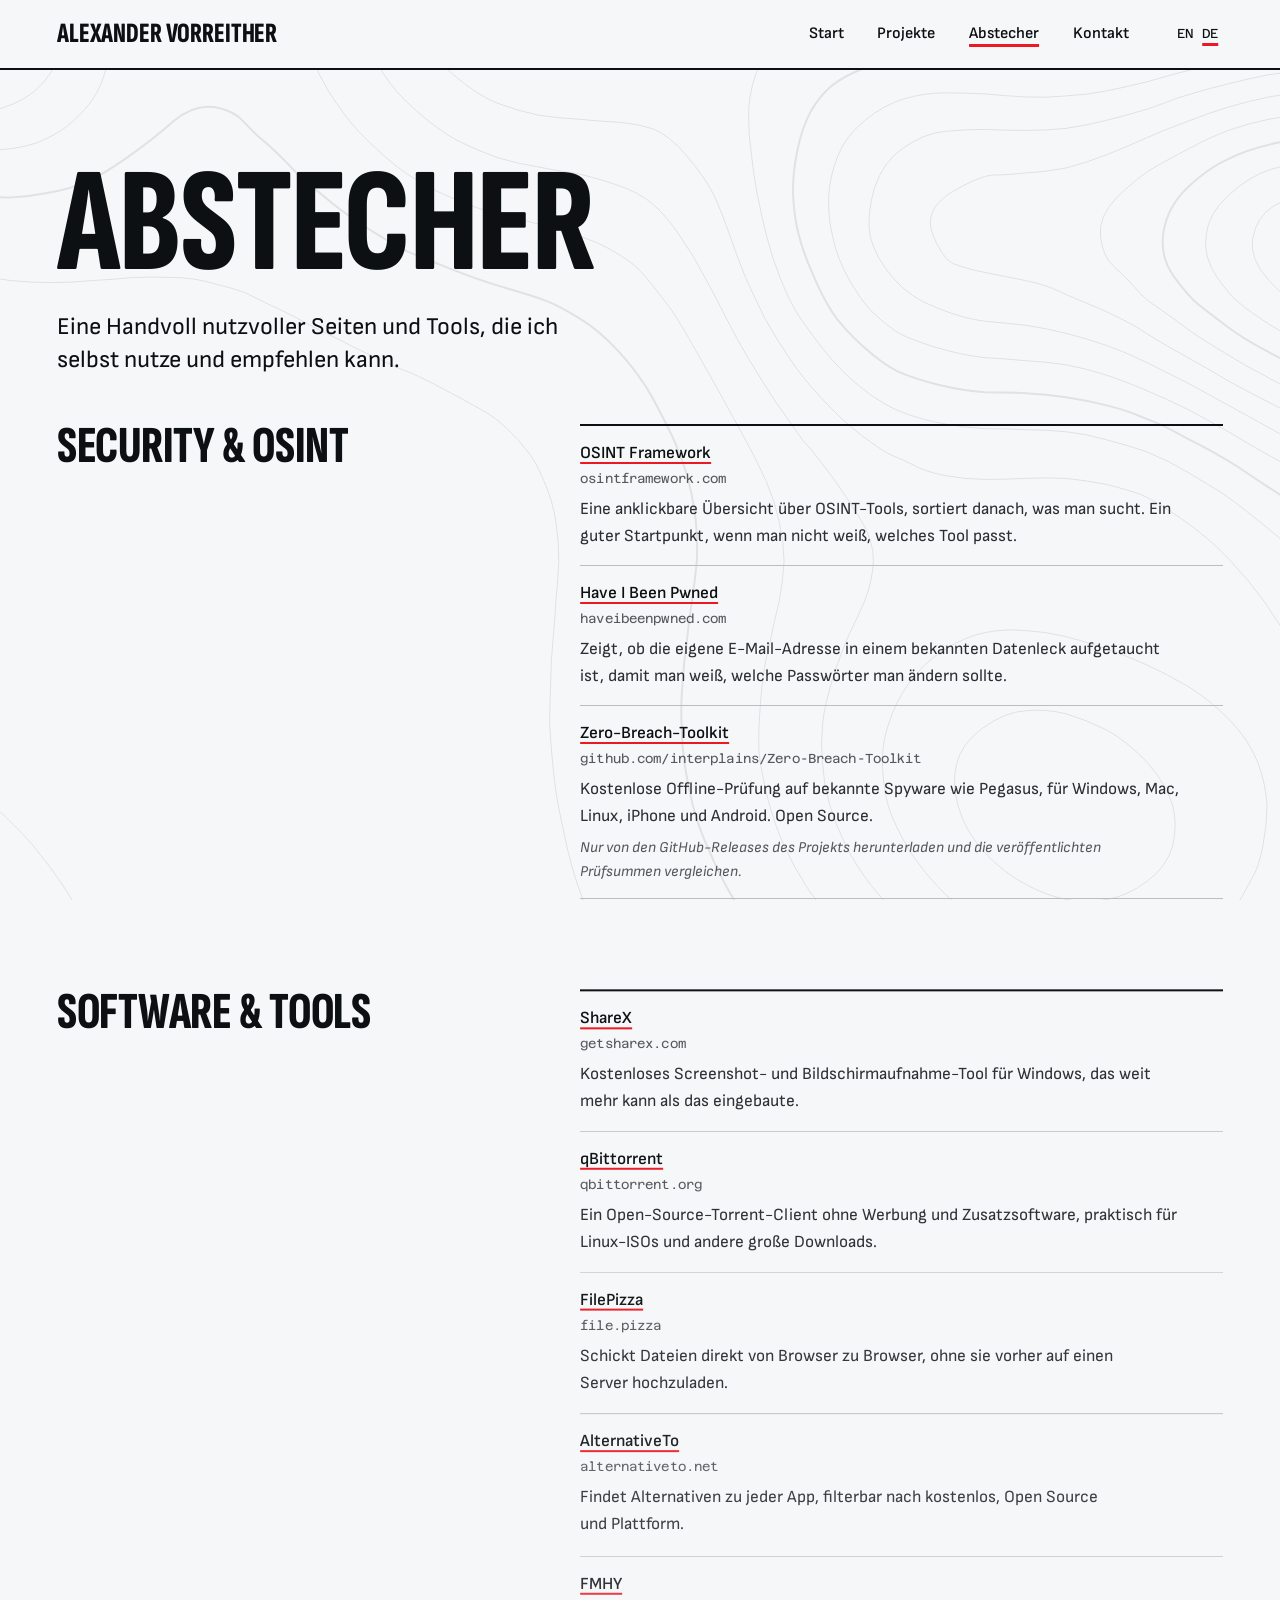
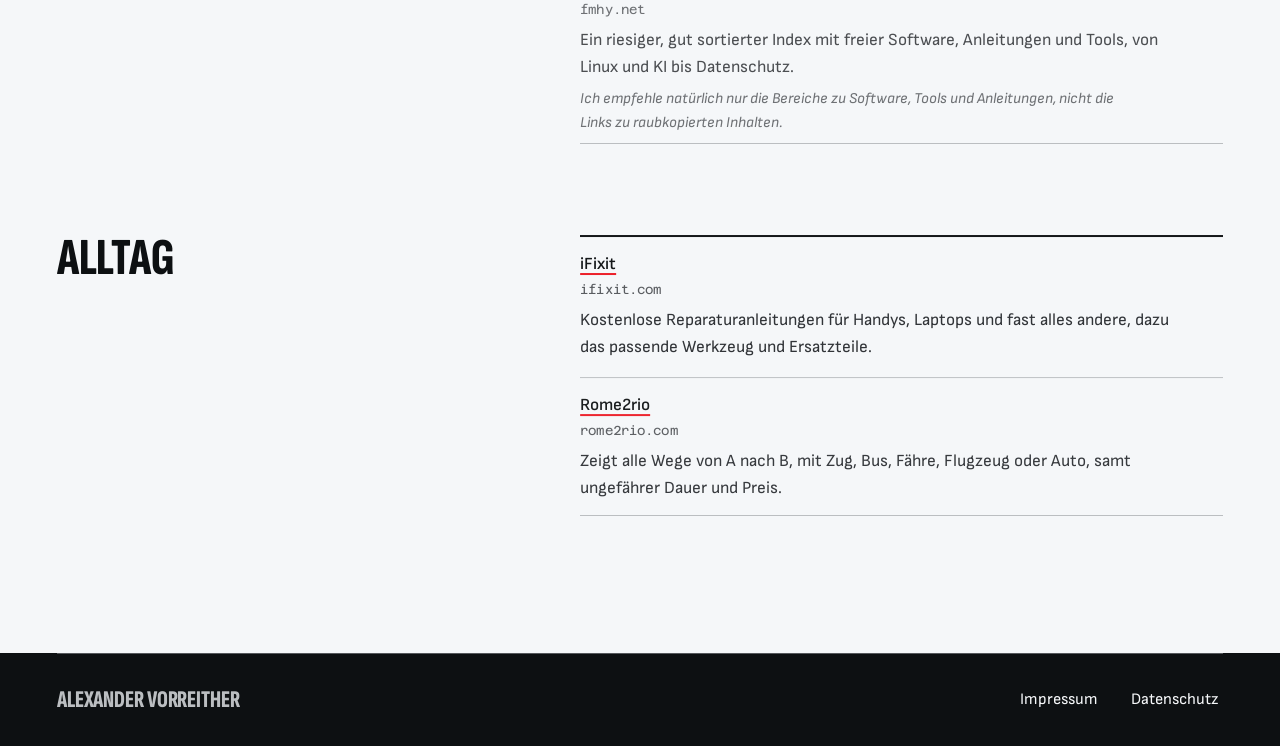
<file: de/detours/index.html>
<!DOCTYPE html><html lang="de"><head><meta charset="utf-8"><meta name="viewport" content="width=device-width, initial-scale=1"><title>Abstecher - Alexander Vorreither</title><meta name="description" content="Seiten und Tools, die Alexander Vorreither nutzt und empfiehlt, und ein paar kuriose Fakten."><link rel="canonical" href="https://avorreither.at/de/detours/"><link rel="alternate" hreflang="en" href="https://avorreither.at/en/detours/"><link rel="alternate" hreflang="de" href="https://avorreither.at/de/detours/"><link rel="alternate" hreflang="x-default" href="https://avorreither.at/en/detours/"><meta property="og:url" content="https://avorreither.at/de/detours/"><link rel="icon" type="image/svg+xml" href="/favicon.svg"><link rel="apple-touch-icon" href="/apple-touch-icon.png"><meta name="theme-color" content="oklch(0.975 0.003 240)"><meta property="og:type" content="website"><meta property="og:site_name" content="Alexander Vorreither"><meta property="og:title" content="Abstecher - Alexander Vorreither"><meta property="og:description" content="Seiten und Tools, die Alexander Vorreither nutzt und empfiehlt, und ein paar kuriose Fakten."><meta property="og:image" content="https://avorreither.at/og-de.png"><meta property="og:image:type" content="image/png"><meta property="og:image:width" content="1200"><meta property="og:image:height" content="630"><meta property="og:image:alt" content="Alexander Vorreither. Software and IT aus Niederösterreich."><meta property="og:locale" content="de_AT"><meta property="og:locale:alternate" content="en_US"><meta name="twitter:card" content="summary_large_image"><meta name="twitter:image:alt" content="Alexander Vorreither. Software and IT aus Niederösterreich."><meta name="generator" content="Astro v7.4.12"><!-- Motion preference before first paint (mirrors lib/animation/motion-pref.ts). No JS: unset, nothing moves. --><script>
      document.documentElement.dataset.motion = matchMedia('(prefers-reduced-motion: reduce)').matches ? 'reduced' : 'full';
    </script><style>@font-face{font-family:"Sofia Sans Extra Condensed-9127dec86b0b1b05";src:url("/_astro/fonts/b9cee78ec5e2ba89.woff2") format("woff2");font-display:swap;unicode-range:U+0000-00FF,U+0131,U+0152-0153,U+02BB-02BC,U+02C6,U+02DA,U+02DC,U+0304,U+0308,U+0329,U+2000-206F,U+20AC,U+2122,U+2191,U+2193,U+2212,U+2215,U+FEFF,U+FFFD;font-weight:800;font-style:normal;}@font-face{font-family:"Sofia Sans Extra Condensed-9127dec86b0b1b05 fallback: Arial Bold";src:local("Arial Bold");font-display:swap;font-weight:800;font-style:normal;size-adjust:64.3776%;ascent-override:139.8001%;descent-override:46.6%;line-gap-override:0%;}:root{--font-face-display:"Sofia Sans Extra Condensed-9127dec86b0b1b05","Sofia Sans Extra Condensed-9127dec86b0b1b05 fallback: Arial Bold","Arial Narrow",sans-serif;}</style><link rel="preload" href="/_astro/fonts/b9cee78ec5e2ba89.woff2" as="font" type="font/woff2" crossorigin><style>@font-face{font-family:"Sofia Sans-28f20b5d88fbd758";src:url("/_astro/fonts/49945f5bab166cc7.woff2") format("woff2");font-display:swap;unicode-range:U+0000-00FF,U+0131,U+0152-0153,U+02BB-02BC,U+02C6,U+02DA,U+02DC,U+0304,U+0308,U+0329,U+2000-206F,U+20AC,U+2122,U+2191,U+2193,U+2212,U+2215,U+FEFF,U+FFFD;font-weight:400;font-style:normal;}@font-face{font-family:"Sofia Sans-28f20b5d88fbd758";src:url("/_astro/fonts/305db04f6ededfee.woff2") format("woff2");font-display:swap;unicode-range:U+0000-00FF,U+0131,U+0152-0153,U+02BB-02BC,U+02C6,U+02DA,U+02DC,U+0304,U+0308,U+0329,U+2000-206F,U+20AC,U+2122,U+2191,U+2193,U+2212,U+2215,U+FEFF,U+FFFD;font-weight:600;font-style:normal;}@font-face{font-family:"Sofia Sans-28f20b5d88fbd758";src:url("/_astro/fonts/76ed9309f6fc1a13.woff2") format("woff2");font-display:swap;unicode-range:U+0000-00FF,U+0131,U+0152-0153,U+02BB-02BC,U+02C6,U+02DA,U+02DC,U+0304,U+0308,U+0329,U+2000-206F,U+20AC,U+2122,U+2191,U+2193,U+2212,U+2215,U+FEFF,U+FFFD;font-weight:400;font-style:italic;}@font-face{font-family:"Sofia Sans-28f20b5d88fbd758";src:url("/_astro/fonts/2c29683341229f3b.woff2") format("woff2");font-display:swap;unicode-range:U+0000-00FF,U+0131,U+0152-0153,U+02BB-02BC,U+02C6,U+02DA,U+02DC,U+0304,U+0308,U+0329,U+2000-206F,U+20AC,U+2122,U+2191,U+2193,U+2212,U+2215,U+FEFF,U+FFFD;font-weight:600;font-style:italic;}@font-face{font-family:"Sofia Sans-28f20b5d88fbd758 fallback: Arial";src:local("Arial");font-display:swap;font-weight:400;font-style:normal;size-adjust:96.4556%;ascent-override:93.3071%;descent-override:31.1024%;line-gap-override:0%;}@font-face{font-family:"Sofia Sans-28f20b5d88fbd758 fallback: Arial";src:local("Arial");font-display:swap;font-weight:600;font-style:normal;size-adjust:96.4556%;ascent-override:93.3071%;descent-override:31.1024%;line-gap-override:0%;}@font-face{font-family:"Sofia Sans-28f20b5d88fbd758 fallback: Arial";src:local("Arial");font-display:swap;font-weight:400;font-style:italic;size-adjust:96.4556%;ascent-override:93.3071%;descent-override:31.1024%;line-gap-override:0%;}@font-face{font-family:"Sofia Sans-28f20b5d88fbd758 fallback: Arial";src:local("Arial");font-display:swap;font-weight:600;font-style:italic;size-adjust:96.4556%;ascent-override:93.3071%;descent-override:31.1024%;line-gap-override:0%;}:root{--font-face-text:"Sofia Sans-28f20b5d88fbd758","Sofia Sans-28f20b5d88fbd758 fallback: Arial",sans-serif;}</style><link rel="preload" href="/_astro/fonts/49945f5bab166cc7.woff2" as="font" type="font/woff2" crossorigin><style>@font-face{font-family:"Azeret Mono-9a5c0ce5e6b8a0d0";src:url("/_astro/fonts/d3f79080f3516c17.woff2") format("woff2");font-display:swap;unicode-range:U+0000-00FF,U+0131,U+0152-0153,U+02BB-02BC,U+02C6,U+02DA,U+02DC,U+0304,U+0308,U+0329,U+2000-206F,U+20AC,U+2122,U+2191,U+2193,U+2212,U+2215,U+FEFF,U+FFFD;font-weight:400;font-style:normal;}@font-face{font-family:"Azeret Mono-9a5c0ce5e6b8a0d0 fallback: Courier New";src:local("Courier New");font-display:swap;font-weight:400;font-style:normal;size-adjust:108.3157%;ascent-override:86.5064%;descent-override:21.2342%;}:root{--font-face-mono:"Azeret Mono-9a5c0ce5e6b8a0d0","Azeret Mono-9a5c0ce5e6b8a0d0 fallback: Courier New",ui-monospace,monospace;}</style><link rel="stylesheet" href="/_astro/Layout.ILWPVymy.css"><style>.detours{& .intro{padding-block:clamp(2.5rem,7vw,6rem) clamp(1.5rem,4vw,3rem);& h1 span{display:block}& p{max-width:40ch;color:var(--color-heading);margin-top:1.25rem;line-height:1.375}}& .body{padding-bottom:var(--section);gap:clamp(3rem,7vw,6rem);display:grid}& .group{align-items:start;gap:1.25rem clamp(2rem,5vw,5rem);display:grid}& .group h2{color:var(--color-heading)}@media (width>=60rem){& .group{grid-template-columns:minmax(0,5fr) minmax(0,7fr)}}& .site{flex-direction:column;gap:.15rem;min-height:2.75rem;text-decoration:none;display:inline-flex}& .site-name{color:var(--color-heading);text-decoration:underline;text-decoration-color:var(--color-accent);text-underline-offset:.25em;font-weight:600;text-decoration-thickness:2px}& .site:hover .site-name{text-decoration-thickness:3px}& .site-url{color:var(--color-muted);overflow-wrap:anywhere}& .site-note{max-width:60ch;margin-top:.5rem}& .site-caveat{max-width:60ch;color:var(--color-muted);margin-top:.35rem;font-size:.9375rem;font-style:italic}& .fact-list li{grid-template-columns:2.5rem minmax(0,1fr);align-items:baseline;display:grid}& .fact-number{color:var(--color-accent-strong)}& .fact-list p{max-width:60ch}}
</style></head><body><a href="#main" class="skip">Zum Inhalt springen</a><div class="field" aria-hidden="true"><svg data-contour-field viewBox="0 0 1600 1100" preserveAspectRatio="xMidYMid slice" fill="none" focusable="false"><path d="M0 801Q40 822 56 831Q73 840 96 854Q120 869 140 884Q160 899 172 909Q183 920 192 929Q200 937 209 949Q218 960 229 976Q240 992 253 1016Q266 1040 273 1055Q280 1071 290 1095L299 1120M0 313Q40 339 60 348Q80 356 100 364Q120 371 140 376Q160 381 180 383Q200 385 220 385Q240 385 260 383Q280 382 300 380Q320 379 340 380Q360 380 380 386Q400 391 411 395Q421 400 431 405Q440 409 460 419Q480 430 491 435Q501 440 511 445Q520 450 540 459Q560 469 574 474Q588 480 614 494Q640 508 650 514Q660 520 670 530Q680 539 688 550Q697 560 705 580Q714 600 717 620Q720 639 720 660Q719 680 717 700Q716 720 714 740Q712 760 712 780Q711 800 711 820Q712 840 714 860Q716 880 718 892Q720 904 726 932Q732 960 739 980Q746 1000 753 1014Q760 1028 776 1054Q792 1080 809 1100L826 1120M210 0Q240 38 253 59Q266 80 272 100Q277 120 278 140Q279 160 272 180Q266 200 253 214Q240 228 231 234Q222 240 211 245Q200 250 180 253Q160 256 140 254Q120 252 101 246Q83 240 61 230Q40 220 26 210Q12 200 6 195L0 191M466 0Q460 40 459 60Q459 80 461 100Q463 120 469 140Q474 160 484 180Q494 200 507 217Q520 235 540 253Q560 272 580 284Q600 296 620 304Q640 312 655 316Q671 320 695 326Q720 333 740 339Q760 346 772 353Q784 360 792 366Q800 372 811 386Q822 400 831 412Q840 425 855 452Q871 480 882 500Q893 520 904 540Q915 560 924 580Q933 600 937 620Q942 640 942 660Q941 680 937 700Q932 720 928 740Q923 760 922 770Q920 780 918 810Q916 840 918 854Q920 868 926 894Q933 920 942 940Q951 960 964 980Q977 1000 989 1013Q1000 1026 1020 1045Q1040 1064 1051 1072Q1062 1080 1071 1086Q1080 1093 1100 1104Q1120 1115 1126 1117L1132 1120M1208 0Q1240 3 1260 2Q1280 2 1286 1L1292 0M1600 1029Q1560 1058 1547 1069Q1533 1080 1507 1098Q1480 1116 1477 1118L1473 1120M164 0Q200 39 212 60Q224 80 229 100Q234 120 233 140Q231 160 218 180Q204 200 182 209Q160 218 140 218Q120 218 100 212Q80 207 60 196Q40 186 24 173Q8 160 4 156L0 152M522 0Q514 40 514 60Q514 80 517 99Q520 119 527 139Q535 160 547 179Q560 199 580 216Q600 234 620 245Q640 255 660 262Q680 268 700 271Q720 275 735 277Q751 280 775 288Q800 296 813 308Q827 320 840 340Q854 360 864 380Q875 400 885 420Q895 440 907 460Q919 480 932 500Q946 520 953 530Q960 541 969 550Q977 560 989 576Q1000 591 1016 616Q1031 640 1030 660Q1029 680 1021 700Q1012 720 1006 732Q1000 745 991 772Q982 800 980 820Q978 840 980 860Q981 880 987 900Q993 920 1003 940Q1013 960 1027 978Q1040 995 1060 1014Q1080 1033 1100 1047Q1120 1061 1139 1070Q1158 1080 1179 1088Q1200 1095 1220 1100Q1240 1104 1260 1106Q1280 1107 1300 1106Q1320 1105 1340 1100Q1360 1096 1379 1088Q1397 1080 1419 1064Q1440 1049 1460 1026Q1480 1002 1495 981Q1511 960 1532 940Q1554 920 1577 911L1600 901M1026 0Q1080 30 1093 35Q1105 40 1133 47Q1160 55 1180 58Q1200 62 1220 63Q1240 64 1260 63Q1280 62 1300 59Q1320 56 1340 52Q1360 48 1380 45Q1400 42 1420 38Q1440 35 1460 33Q1480 31 1500 30Q1520 29 1540 30Q1560 31 1580 33L1600 35M118 0Q160 36 174 58Q188 80 192 100Q197 120 190 140Q183 160 172 169Q160 178 140 181Q120 185 100 180Q80 175 66 168Q52 160 30 140Q7 120 4 115L0 109M571 0Q562 40 562 60Q562 80 567 100Q571 120 582 140Q593 160 616 180Q639 200 659 208Q680 216 700 220Q720 223 740 224Q760 226 780 227Q800 229 814 234Q829 240 846 260Q863 280 872 297Q880 314 888 337Q896 360 904 380Q913 400 923 420Q934 440 947 459Q960 479 979 499Q998 520 1019 536Q1040 552 1050 556Q1060 560 1070 565Q1080 571 1100 575Q1120 579 1140 579Q1160 579 1180 578Q1200 577 1220 578Q1240 580 1260 584Q1280 589 1294 594Q1308 600 1334 618Q1360 636 1380 657Q1400 678 1415 699Q1429 720 1435 729Q1440 737 1450 749Q1459 760 1470 770Q1480 779 1500 789Q1520 799 1540 804Q1560 809 1580 809L1600 810M932 0Q960 40 980 52Q1000 64 1020 69Q1040 75 1060 80Q1080 84 1100 88Q1120 92 1140 96Q1160 100 1180 102Q1200 105 1220 106Q1240 106 1260 104Q1280 103 1300 99Q1320 96 1340 92Q1360 88 1380 85Q1400 81 1420 78Q1440 75 1460 74Q1480 72 1500 72Q1520 72 1540 74Q1560 76 1570 78Q1581 80 1590 81L1600 83M1065 780Q1079 760 1100 747Q1120 734 1140 730Q1160 726 1180 728Q1200 729 1220 734Q1240 739 1260 746Q1280 753 1300 762Q1320 771 1340 783Q1360 795 1380 815Q1400 835 1409 858Q1417 880 1418 900Q1418 920 1414 940Q1410 960 1405 969Q1400 978 1394 989Q1388 1000 1374 1013Q1360 1026 1349 1033Q1338 1040 1309 1048Q1280 1055 1260 1055Q1240 1055 1220 1050Q1200 1046 1180 1038Q1160 1030 1140 1018Q1120 1006 1100 987Q1080 967 1065 944Q1051 920 1045 902Q1040 884 1039 862Q1038 840 1045 820Q1051 800 1065 780ZM623 0Q612 40 613 60Q614 80 622 100Q630 120 654 140Q678 160 699 165Q720 169 740 168Q760 168 779 164Q797 160 819 151Q840 142 854 131Q868 120 872 100Q875 80 873 60Q870 40 865 20L859 0M1600 118Q1560 109 1540 106Q1520 104 1500 103Q1480 103 1460 104Q1440 105 1420 108Q1400 111 1380 116Q1360 120 1340 124Q1320 128 1300 132Q1280 136 1260 138Q1240 140 1220 140Q1200 140 1180 138Q1160 136 1140 133Q1120 130 1100 128Q1080 125 1060 125Q1040 124 1020 125Q1000 127 980 131Q960 136 940 148Q921 160 914 180Q907 200 907 220Q907 240 910 260Q912 280 916 300Q920 320 925 340Q930 360 938 380Q946 400 953 412Q960 424 980 450Q1000 475 1020 490Q1040 506 1059 513Q1077 520 1099 524Q1120 528 1140 529Q1160 529 1180 530Q1200 530 1220 532Q1240 534 1260 540Q1280 545 1300 552Q1320 560 1340 572Q1360 584 1373 592Q1385 600 1410 620Q1435 640 1457 660Q1479 680 1499 697Q1520 713 1540 722Q1560 732 1580 734L1600 736M19 60Q18 40 29 29Q40 19 60 18Q80 18 100 28Q120 39 135 59Q150 80 151 100Q153 120 137 133Q120 146 100 143Q80 140 64 130Q49 120 35 100Q20 80 19 60ZM1112 860Q1116 840 1138 824Q1160 808 1180 807Q1200 805 1220 810Q1240 816 1260 826Q1280 837 1300 858Q1319 880 1325 900Q1330 920 1325 940Q1320 960 1300 975Q1280 990 1260 993Q1240 997 1220 993Q1200 989 1180 978Q1160 968 1140 947Q1120 925 1114 902Q1107 880 1112 860ZM1600 175Q1560 163 1540 159Q1520 155 1500 154Q1480 153 1460 154Q1440 155 1425 158Q1410 160 1385 165Q1360 171 1340 176Q1320 181 1300 187Q1280 192 1260 196Q1240 200 1220 201Q1200 203 1180 202Q1160 201 1140 199Q1120 198 1100 198Q1080 198 1060 204Q1040 210 1022 225Q1003 240 995 260Q987 280 986 300Q985 320 990 340Q994 360 1005 380Q1016 400 1028 413Q1040 425 1052 433Q1063 440 1092 449Q1120 457 1140 459Q1160 460 1180 462Q1200 463 1220 466Q1240 470 1256 475Q1272 480 1296 490Q1320 500 1340 510Q1359 520 1380 532Q1400 544 1414 552Q1429 560 1454 575Q1480 591 1491 595Q1501 600 1511 605Q1520 610 1540 616Q1560 621 1580 618L1600 615M1600 201Q1560 186 1540 182Q1520 178 1500 176Q1480 175 1460 176Q1440 177 1420 180Q1400 184 1380 189Q1360 194 1350 197Q1340 200 1330 203Q1320 207 1300 214Q1280 220 1260 225Q1240 230 1220 233Q1200 235 1180 235Q1160 235 1140 234Q1120 234 1100 236Q1080 238 1060 252Q1040 265 1031 292Q1023 320 1027 340Q1032 360 1049 380Q1066 400 1093 410Q1120 421 1140 423Q1160 425 1180 427Q1200 430 1220 435Q1240 440 1260 447Q1280 454 1300 464Q1320 474 1340 484Q1360 495 1380 506Q1400 517 1420 528Q1440 540 1460 549Q1480 559 1500 567Q1520 575 1540 577Q1560 580 1580 574L1600 568M1600 227Q1560 209 1542 205Q1523 200 1502 198Q1480 196 1460 197Q1440 198 1420 202Q1400 206 1380 212Q1360 218 1340 226Q1320 233 1300 242Q1280 251 1260 259Q1240 267 1220 272Q1200 276 1180 277Q1160 279 1147 279Q1134 280 1107 296Q1080 313 1088 336Q1097 360 1108 366Q1120 371 1140 375Q1160 379 1180 383Q1200 387 1214 394Q1227 400 1254 411Q1280 423 1293 431Q1306 440 1333 455Q1360 470 1380 482Q1400 493 1420 503Q1440 514 1460 523Q1480 532 1500 538Q1520 543 1540 544Q1560 544 1580 536L1600 528M1600 256Q1575 240 1547 231Q1520 221 1500 219Q1480 217 1460 218Q1440 220 1420 224Q1400 228 1383 234Q1365 240 1343 252Q1320 264 1306 272Q1292 280 1271 300Q1251 320 1254 340Q1256 360 1268 370Q1280 381 1288 390Q1296 400 1308 408Q1320 416 1336 428Q1352 440 1376 454Q1400 469 1411 474Q1421 480 1431 485Q1440 490 1460 498Q1480 506 1500 510Q1520 515 1540 513Q1560 511 1580 500L1600 489M1600 359Q1588 320 1574 305Q1560 289 1540 279Q1520 269 1500 266Q1480 263 1460 265Q1440 267 1420 274Q1401 280 1380 299Q1360 317 1358 339Q1355 360 1369 380Q1383 400 1392 406Q1400 413 1420 426Q1440 439 1460 446Q1480 453 1500 455Q1520 457 1540 450Q1560 444 1577 422Q1593 400 1597 381L1600 362M1404 341Q1408 320 1424 310Q1440 300 1460 297Q1480 293 1500 297Q1520 302 1533 311Q1547 320 1553 332Q1560 344 1560 364Q1560 384 1540 403Q1520 421 1500 421Q1480 421 1460 413Q1440 405 1420 383Q1400 361 1404 341Z" stroke-width="1" vector-effect="non-scaling-stroke"></path><path d="M276 0Q318 40 339 48Q360 57 372 28L383 0M0 235Q40 263 60 271Q80 280 100 287Q120 295 140 298Q160 301 180 301Q200 300 220 296Q240 292 254 286Q268 280 294 262Q320 244 340 226Q360 209 380 212Q400 215 411 228Q422 240 431 247Q440 255 452 267Q464 280 472 287Q480 293 497 307Q513 320 537 335Q560 349 572 355Q585 360 612 371Q640 382 660 388Q680 394 690 397Q700 400 710 404Q720 408 740 420Q760 432 780 454Q800 476 812 498Q824 520 832 537Q840 554 847 577Q853 600 855 620Q857 640 856 660Q854 680 851 700Q848 720 846 740Q843 760 842 780Q840 800 841 820Q841 840 844 860Q847 880 852 900Q857 920 866 940Q874 960 885 980Q896 1000 908 1016Q920 1031 940 1053Q960 1075 980 1092Q1000 1109 1007 1115L1015 1120M713 0Q684 40 692 60Q700 80 710 85Q720 91 740 87Q760 83 770 61Q779 40 770 20L762 0M1600 148Q1560 137 1540 134Q1520 131 1500 130Q1480 130 1460 131Q1440 132 1420 135Q1400 137 1380 141Q1360 146 1340 151Q1320 156 1300 160Q1280 165 1260 168Q1240 171 1220 171Q1200 172 1180 170Q1160 169 1140 167Q1120 165 1100 163Q1080 162 1060 164Q1040 166 1020 174Q1000 182 989 191Q978 200 969 215Q960 231 955 255Q950 280 951 300Q952 320 956 336Q960 353 970 376Q980 400 990 415Q1000 430 1020 448Q1040 466 1055 473Q1071 480 1095 486Q1120 492 1140 493Q1160 493 1180 494Q1200 495 1220 498Q1240 501 1260 506Q1280 511 1291 516Q1301 520 1311 524Q1320 528 1340 539Q1360 549 1370 555Q1379 560 1390 567Q1400 574 1420 587Q1440 600 1460 615Q1480 629 1489 635Q1499 640 1509 647Q1520 655 1540 663Q1560 671 1580 671L1600 671M1600 290Q1560 259 1540 251Q1520 244 1507 242Q1494 240 1476 240Q1457 240 1429 247Q1400 253 1380 263Q1360 272 1340 291Q1320 310 1316 335Q1312 360 1327 380Q1342 400 1351 407Q1360 414 1377 427Q1394 440 1417 452Q1440 465 1459 472Q1479 480 1499 483Q1520 487 1539 483Q1557 480 1579 464L1600 447" stroke-width="2" vector-effect="non-scaling-stroke"></path></svg></div><header class="header"><div class="wrap row"><div class="top"><a href="/de/" class="brand display">Alexander Vorreither</a></div><div class="menus"><nav aria-label="Hauptmenü"><ul class="menu"><li><a href="/de/">Start</a></li><li><a href="/de/projects/">Projekte</a></li><li><a href="/de/detours/" aria-current="page">Abstecher</a></li><li><a href="/de/#contact">Kontakt</a></li></ul></nav><nav aria-label="Sprache"><ul class="menu langs"><li><a href="/en/detours/" lang="en" hreflang="en">EN<span class="sr-only"> English</span></a></li><li><a href="/de/detours/" lang="de" hreflang="de" aria-current="true">DE<span class="sr-only"> Deutsch</span></a></li></ul></nav></div></div></header><main id="main"><div class="detours"><header class="wrap intro"><h1 class="display text-h1"><span class="rise">Abstecher</span></h1><p class="rise text-lead" style="--i:1">Eine Handvoll nutzvoller Seiten und Tools, die ich selbst nutze und empfehlen kann.</p></header><div class="wrap body"><section class="group" aria-labelledby="detours-group-0"><h2 id="detours-group-0" class="display text-h3" data-lines>Security &amp; OSINT</h2><ul class="rows sites" data-reveal><li><a href="https://osintframework.com/" class="site" rel="noopener noreferrer"><span class="site-name">OSINT Framework</span><span class="meta site-url">osintframework.com</span></a><p class="site-note">Eine anklickbare Übersicht über OSINT-Tools, sortiert danach, was man sucht. Ein guter Startpunkt, wenn man nicht weiß, welches Tool passt.</p></li><li><a href="https://haveibeenpwned.com/" class="site" rel="noopener noreferrer"><span class="site-name">Have I Been Pwned</span><span class="meta site-url">haveibeenpwned.com</span></a><p class="site-note">Zeigt, ob die eigene E-Mail-Adresse in einem bekannten Datenleck aufgetaucht ist, damit man weiß, welche Passwörter man ändern sollte.</p></li><li><a href="https://github.com/interplains/Zero-Breach-Toolkit" class="site" rel="noopener noreferrer"><span class="site-name">Zero-Breach-Toolkit</span><span class="meta site-url">github.com/interplains/Zero-Breach-Toolkit</span></a><p class="site-note">Kostenlose Offline-Prüfung auf bekannte Spyware wie Pegasus, für Windows, Mac, Linux, iPhone und Android. Open Source.</p><p class="site-caveat">Nur von den GitHub-Releases des Projekts herunterladen und die veröffentlichten Prüfsummen vergleichen.</p></li></ul></section><section class="group" aria-labelledby="detours-group-1"><h2 id="detours-group-1" class="display text-h3" data-lines>Software &amp; Tools</h2><ul class="rows sites" data-reveal><li><a href="https://getsharex.com/" class="site" rel="noopener noreferrer"><span class="site-name">ShareX</span><span class="meta site-url">getsharex.com</span></a><p class="site-note">Kostenloses Screenshot- und Bildschirmaufnahme-Tool für Windows, das weit mehr kann als das eingebaute.</p></li><li><a href="https://www.qbittorrent.org/" class="site" rel="noopener noreferrer"><span class="site-name">qBittorrent</span><span class="meta site-url">qbittorrent.org</span></a><p class="site-note">Ein Open-Source-Torrent-Client ohne Werbung und Zusatzsoftware, praktisch für Linux-ISOs und andere große Downloads.</p></li><li><a href="https://file.pizza/" class="site" rel="noopener noreferrer"><span class="site-name">FilePizza</span><span class="meta site-url">file.pizza</span></a><p class="site-note">Schickt Dateien direkt von Browser zu Browser, ohne sie vorher auf einen Server hochzuladen.</p></li><li><a href="https://alternativeto.net/" class="site" rel="noopener noreferrer"><span class="site-name">AlternativeTo</span><span class="meta site-url">alternativeto.net</span></a><p class="site-note">Findet Alternativen zu jeder App, filterbar nach kostenlos, Open Source und Plattform.</p></li><li><a href="https://fmhy.net/" class="site" rel="noopener noreferrer"><span class="site-name">FMHY</span><span class="meta site-url">fmhy.net</span></a><p class="site-note">Ein riesiger, gut sortierter Index mit freier Software, Anleitungen und Tools, von Linux und KI bis Datenschutz.</p><p class="site-caveat">Ich empfehle natürlich nur die Bereiche zu Software, Tools und Anleitungen, nicht die Links zu raubkopierten Inhalten.</p></li></ul></section><section class="group" aria-labelledby="detours-group-2"><h2 id="detours-group-2" class="display text-h3" data-lines>Alltag</h2><ul class="rows sites" data-reveal><li><a href="https://www.ifixit.com/" class="site" rel="noopener noreferrer"><span class="site-name">iFixit</span><span class="meta site-url">ifixit.com</span></a><p class="site-note">Kostenlose Reparaturanleitungen für Handys, Laptops und fast alles andere, dazu das passende Werkzeug und Ersatzteile.</p></li><li><a href="https://www.rome2rio.com/" class="site" rel="noopener noreferrer"><span class="site-name">Rome2rio</span><span class="meta site-url">rome2rio.com</span></a><p class="site-note">Zeigt alle Wege von A nach B, mit Zug, Bus, Fähre, Flugzeug oder Auto, samt ungefährer Dauer und Preis.</p></li></ul></section></div></div></main><footer class="footer"><div class="wrap footer-row"><p class="display footer-name">Alexander Vorreither</p><nav aria-label="Rechtliches"><ul class="menu"><li><a href="/de/impressum/">Impressum</a></li><li><a href="/de/privacy/">Datenschutz</a></li></ul></nav></div></footer><script type="module">var e=[`wheel`,`touchstart`,`pointerdown`,`keydown`],t;function n(e){if(e.length<2)return null;try{return document.getElementById(decodeURIComponent(e.slice(1)))}catch{return null}}function r(n,r){t?.();let i=()=>n.getBoundingClientRect().top+window.scrollY,a=i(),o=()=>n.scrollIntoView({block:`start`,...r&&{behavior:r}}),s=new ResizeObserver(()=>{let e=i();Math.abs(e-a)<1||(a=e,o())});s.observe(document.body);let c=()=>t?.(),l=window.setTimeout(c,1e4);for(let t of e)window.addEventListener(t,c,{passive:!0,capture:!0});return t=()=>{s.disconnect(),window.clearTimeout(l);for(let t of e)window.removeEventListener(t,c,{capture:!0});t=void 0},o}var i=n(window.location.hash);i&&r(i,`instant`)(),document.addEventListener(`click`,e=>{if(e.defaultPrevented||e.button!==0||e.metaKey||e.ctrlKey||e.shiftKey||e.altKey)return;let t=e.target?.closest?.(`a[href*="#"]`);if(!(t instanceof HTMLAnchorElement)||t.origin!==window.location.origin||t.pathname!==window.location.pathname)return;let i=n(t.hash);i&&r(i,void 0)});</script></body></html><script type="module" src="/_astro/Layout.astro_astro_type_script_index_0_lang.Bu64iR2c.js"></script>
</file>
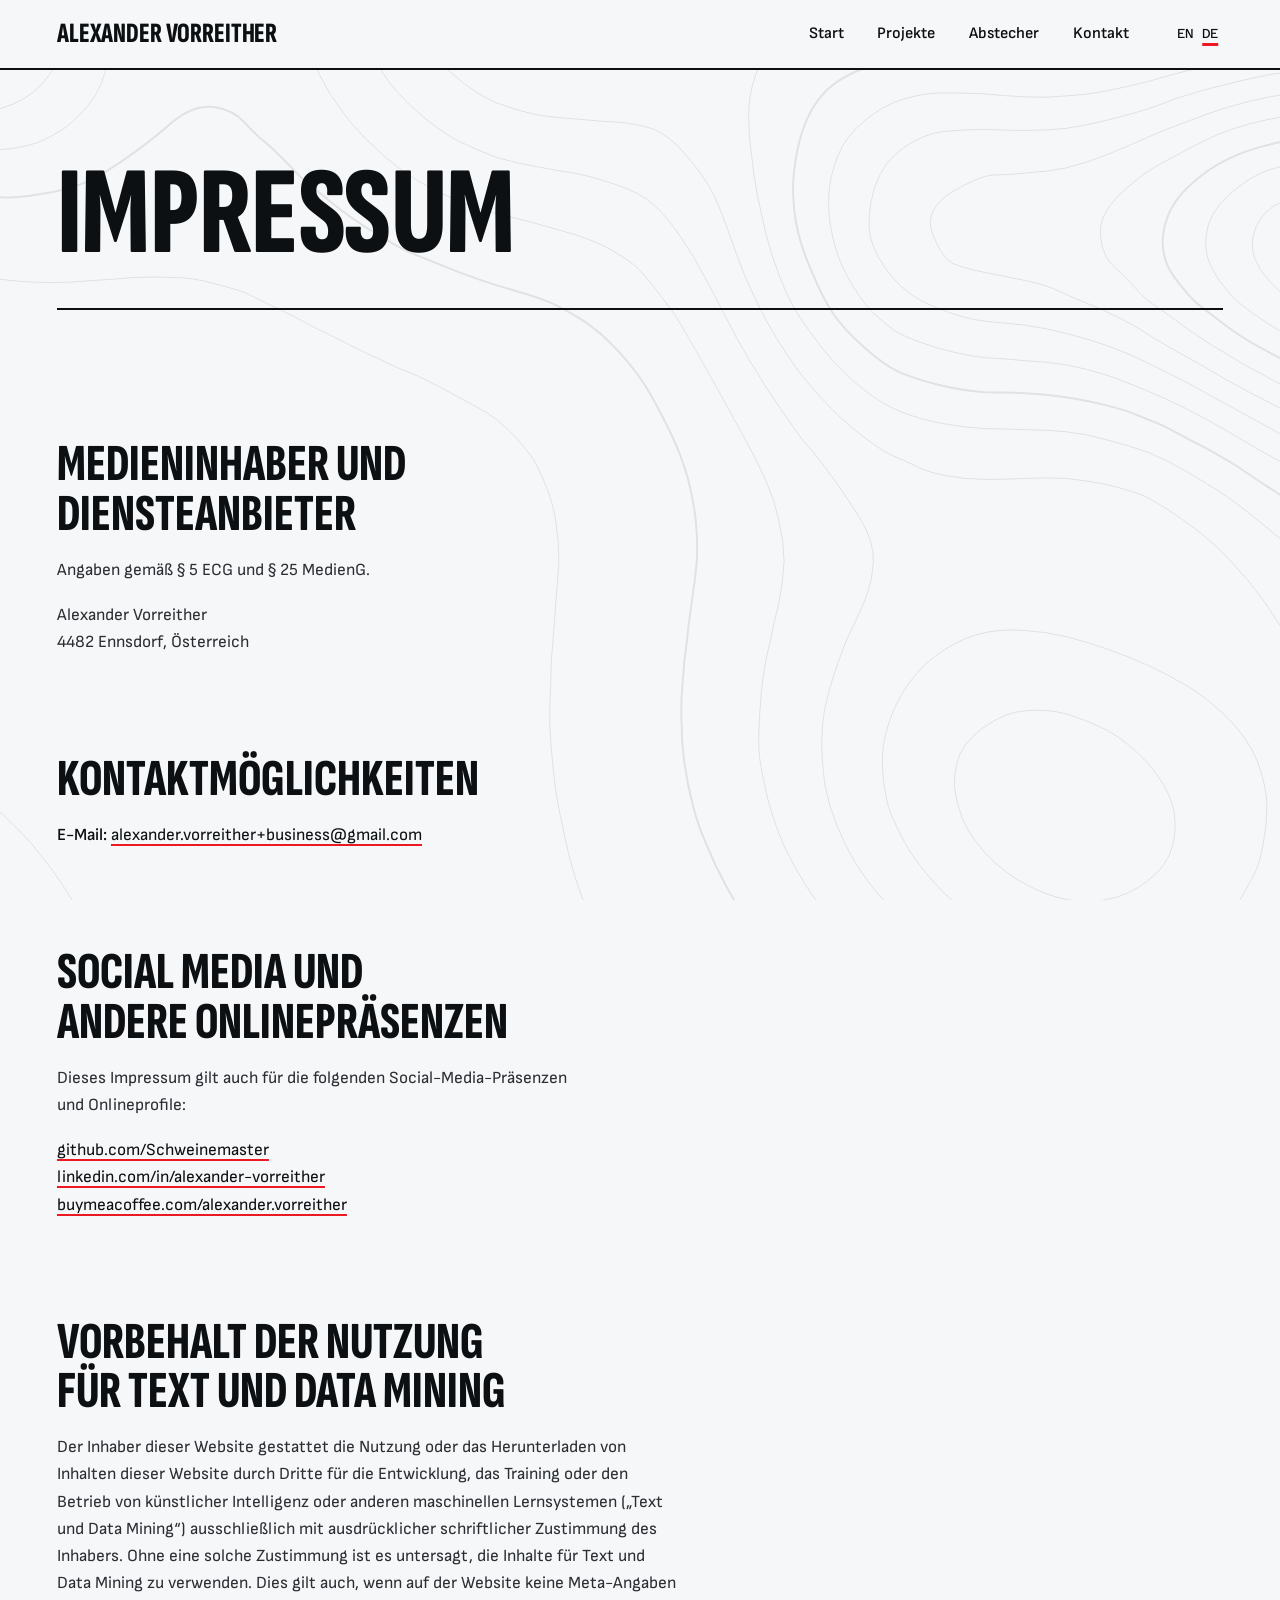
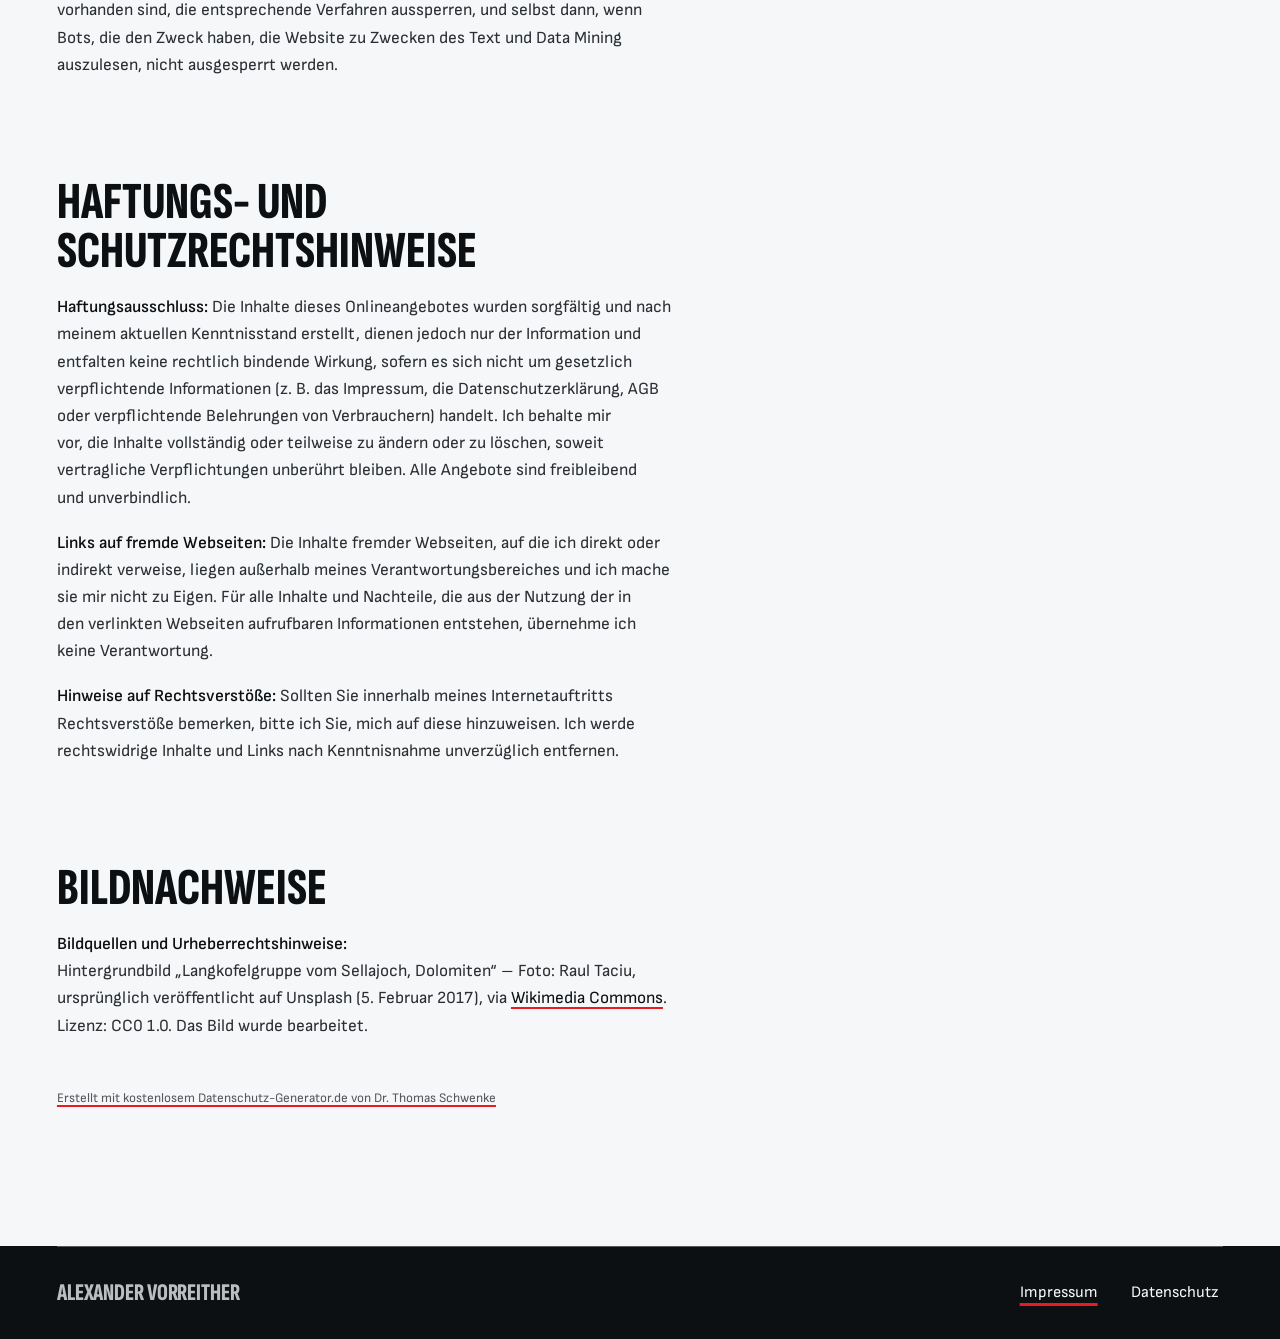
<file: de/impressum/index.html>
<!DOCTYPE html><html lang="de"><head><meta charset="utf-8"><meta name="viewport" content="width=device-width, initial-scale=1"><title>Impressum - Alexander Vorreither</title><meta name="description" content="Impressum und Kontaktdaten dieser Website."><link rel="canonical" href="https://avorreither.at/de/impressum/"><link rel="alternate" hreflang="en" href="https://avorreither.at/en/impressum/"><link rel="alternate" hreflang="de" href="https://avorreither.at/de/impressum/"><link rel="alternate" hreflang="x-default" href="https://avorreither.at/en/impressum/"><meta property="og:url" content="https://avorreither.at/de/impressum/"><link rel="icon" type="image/svg+xml" href="/favicon.svg"><link rel="apple-touch-icon" href="/apple-touch-icon.png"><meta name="theme-color" content="oklch(0.975 0.003 240)"><meta property="og:type" content="website"><meta property="og:site_name" content="Alexander Vorreither"><meta property="og:title" content="Impressum - Alexander Vorreither"><meta property="og:description" content="Impressum und Kontaktdaten dieser Website."><meta property="og:image" content="https://avorreither.at/og-de.png"><meta property="og:image:type" content="image/png"><meta property="og:image:width" content="1200"><meta property="og:image:height" content="630"><meta property="og:image:alt" content="Alexander Vorreither. Software and IT aus Niederösterreich."><meta property="og:locale" content="de_AT"><meta property="og:locale:alternate" content="en_US"><meta name="twitter:card" content="summary_large_image"><meta name="twitter:image:alt" content="Alexander Vorreither. Software and IT aus Niederösterreich."><meta name="generator" content="Astro v7.4.12"><!-- Motion preference before first paint (mirrors lib/animation/motion-pref.ts). No JS: unset, nothing moves. --><script>
      document.documentElement.dataset.motion = matchMedia('(prefers-reduced-motion: reduce)').matches ? 'reduced' : 'full';
    </script><style>@font-face{font-family:"Sofia Sans Extra Condensed-9127dec86b0b1b05";src:url("/_astro/fonts/b9cee78ec5e2ba89.woff2") format("woff2");font-display:swap;unicode-range:U+0000-00FF,U+0131,U+0152-0153,U+02BB-02BC,U+02C6,U+02DA,U+02DC,U+0304,U+0308,U+0329,U+2000-206F,U+20AC,U+2122,U+2191,U+2193,U+2212,U+2215,U+FEFF,U+FFFD;font-weight:800;font-style:normal;}@font-face{font-family:"Sofia Sans Extra Condensed-9127dec86b0b1b05 fallback: Arial Bold";src:local("Arial Bold");font-display:swap;font-weight:800;font-style:normal;size-adjust:64.3776%;ascent-override:139.8001%;descent-override:46.6%;line-gap-override:0%;}:root{--font-face-display:"Sofia Sans Extra Condensed-9127dec86b0b1b05","Sofia Sans Extra Condensed-9127dec86b0b1b05 fallback: Arial Bold","Arial Narrow",sans-serif;}</style><link rel="preload" href="/_astro/fonts/b9cee78ec5e2ba89.woff2" as="font" type="font/woff2" crossorigin><style>@font-face{font-family:"Sofia Sans-28f20b5d88fbd758";src:url("/_astro/fonts/49945f5bab166cc7.woff2") format("woff2");font-display:swap;unicode-range:U+0000-00FF,U+0131,U+0152-0153,U+02BB-02BC,U+02C6,U+02DA,U+02DC,U+0304,U+0308,U+0329,U+2000-206F,U+20AC,U+2122,U+2191,U+2193,U+2212,U+2215,U+FEFF,U+FFFD;font-weight:400;font-style:normal;}@font-face{font-family:"Sofia Sans-28f20b5d88fbd758";src:url("/_astro/fonts/305db04f6ededfee.woff2") format("woff2");font-display:swap;unicode-range:U+0000-00FF,U+0131,U+0152-0153,U+02BB-02BC,U+02C6,U+02DA,U+02DC,U+0304,U+0308,U+0329,U+2000-206F,U+20AC,U+2122,U+2191,U+2193,U+2212,U+2215,U+FEFF,U+FFFD;font-weight:600;font-style:normal;}@font-face{font-family:"Sofia Sans-28f20b5d88fbd758";src:url("/_astro/fonts/76ed9309f6fc1a13.woff2") format("woff2");font-display:swap;unicode-range:U+0000-00FF,U+0131,U+0152-0153,U+02BB-02BC,U+02C6,U+02DA,U+02DC,U+0304,U+0308,U+0329,U+2000-206F,U+20AC,U+2122,U+2191,U+2193,U+2212,U+2215,U+FEFF,U+FFFD;font-weight:400;font-style:italic;}@font-face{font-family:"Sofia Sans-28f20b5d88fbd758";src:url("/_astro/fonts/2c29683341229f3b.woff2") format("woff2");font-display:swap;unicode-range:U+0000-00FF,U+0131,U+0152-0153,U+02BB-02BC,U+02C6,U+02DA,U+02DC,U+0304,U+0308,U+0329,U+2000-206F,U+20AC,U+2122,U+2191,U+2193,U+2212,U+2215,U+FEFF,U+FFFD;font-weight:600;font-style:italic;}@font-face{font-family:"Sofia Sans-28f20b5d88fbd758 fallback: Arial";src:local("Arial");font-display:swap;font-weight:400;font-style:normal;size-adjust:96.4556%;ascent-override:93.3071%;descent-override:31.1024%;line-gap-override:0%;}@font-face{font-family:"Sofia Sans-28f20b5d88fbd758 fallback: Arial";src:local("Arial");font-display:swap;font-weight:600;font-style:normal;size-adjust:96.4556%;ascent-override:93.3071%;descent-override:31.1024%;line-gap-override:0%;}@font-face{font-family:"Sofia Sans-28f20b5d88fbd758 fallback: Arial";src:local("Arial");font-display:swap;font-weight:400;font-style:italic;size-adjust:96.4556%;ascent-override:93.3071%;descent-override:31.1024%;line-gap-override:0%;}@font-face{font-family:"Sofia Sans-28f20b5d88fbd758 fallback: Arial";src:local("Arial");font-display:swap;font-weight:600;font-style:italic;size-adjust:96.4556%;ascent-override:93.3071%;descent-override:31.1024%;line-gap-override:0%;}:root{--font-face-text:"Sofia Sans-28f20b5d88fbd758","Sofia Sans-28f20b5d88fbd758 fallback: Arial",sans-serif;}</style><link rel="preload" href="/_astro/fonts/49945f5bab166cc7.woff2" as="font" type="font/woff2" crossorigin><style>@font-face{font-family:"Azeret Mono-9a5c0ce5e6b8a0d0";src:url("/_astro/fonts/d3f79080f3516c17.woff2") format("woff2");font-display:swap;unicode-range:U+0000-00FF,U+0131,U+0152-0153,U+02BB-02BC,U+02C6,U+02DA,U+02DC,U+0304,U+0308,U+0329,U+2000-206F,U+20AC,U+2122,U+2191,U+2193,U+2212,U+2215,U+FEFF,U+FFFD;font-weight:400;font-style:normal;}@font-face{font-family:"Azeret Mono-9a5c0ce5e6b8a0d0 fallback: Courier New";src:local("Courier New");font-display:swap;font-weight:400;font-style:normal;size-adjust:108.3157%;ascent-override:86.5064%;descent-override:21.2342%;}:root{--font-face-mono:"Azeret Mono-9a5c0ce5e6b8a0d0","Azeret Mono-9a5c0ce5e6b8a0d0 fallback: Courier New",ui-monospace,monospace;}</style><style>.legal-page{& .intro{padding-block:clamp(2.5rem,7vw,6rem) clamp(1.25rem,3vw,2.5rem);& h1 span{display:block}}& .text{padding-bottom:var(--section)}& .prose{overflow-wrap:break-word;hyphens:auto;padding-top:2rem;& a{overflow-wrap:anywhere}}& .legal-toc{border-bottom:1px solid var(--color-border);max-width:62ch;padding-block:2rem 1.5rem;& ol{counter-reset:legal-toc}& li{counter-increment:legal-toc;gap:.75rem;display:flex}& li:before{min-width:2ch;color:var(--color-muted);font-family:var(--font-mono);font-size:var(--text-meta);font-variant-numeric:tabular-nums;content:counter(legal-toc, decimal-leading-zero);flex:none;padding-top:.35rem}& a{padding-block:.2rem;font-size:.9375rem;line-height:1.4;text-decoration-color:#0000;transition:text-decoration-color .18s ease-out;display:block}& a:hover{text-decoration-color:var(--color-accent)}}& .legal-toc-title{color:var(--color-muted);text-transform:uppercase;margin-bottom:.75rem}& .legal-credit{color:var(--color-muted);font-size:var(--text-meta);margin-top:3rem;& a{color:inherit}}}@media (width>=64rem){.legal-page .text.has-toc{grid-template-columns:minmax(0,62ch) minmax(13rem,18rem);justify-content:space-between;align-items:start;column-gap:clamp(3rem,6vw,8rem);display:grid;& .rule{grid-column:1/-1}& .prose{grid-area:2/1}& .legal-toc{top:calc(var(--header-h) + 1rem);max-height:calc(100svh - var(--header-h) - 2rem);overscroll-behavior:contain;border-bottom:0;grid-area:2/2;position:sticky;overflow-y:auto}}}
</style><link rel="stylesheet" href="/_astro/Layout.ILWPVymy.css"></head><body><a href="#main" class="skip">Zum Inhalt springen</a><div class="field" aria-hidden="true"><svg data-contour-field viewBox="0 0 1600 1100" preserveAspectRatio="xMidYMid slice" fill="none" focusable="false"><path d="M0 801Q40 822 56 831Q73 840 96 854Q120 869 140 884Q160 899 172 909Q183 920 192 929Q200 937 209 949Q218 960 229 976Q240 992 253 1016Q266 1040 273 1055Q280 1071 290 1095L299 1120M0 313Q40 339 60 348Q80 356 100 364Q120 371 140 376Q160 381 180 383Q200 385 220 385Q240 385 260 383Q280 382 300 380Q320 379 340 380Q360 380 380 386Q400 391 411 395Q421 400 431 405Q440 409 460 419Q480 430 491 435Q501 440 511 445Q520 450 540 459Q560 469 574 474Q588 480 614 494Q640 508 650 514Q660 520 670 530Q680 539 688 550Q697 560 705 580Q714 600 717 620Q720 639 720 660Q719 680 717 700Q716 720 714 740Q712 760 712 780Q711 800 711 820Q712 840 714 860Q716 880 718 892Q720 904 726 932Q732 960 739 980Q746 1000 753 1014Q760 1028 776 1054Q792 1080 809 1100L826 1120M210 0Q240 38 253 59Q266 80 272 100Q277 120 278 140Q279 160 272 180Q266 200 253 214Q240 228 231 234Q222 240 211 245Q200 250 180 253Q160 256 140 254Q120 252 101 246Q83 240 61 230Q40 220 26 210Q12 200 6 195L0 191M466 0Q460 40 459 60Q459 80 461 100Q463 120 469 140Q474 160 484 180Q494 200 507 217Q520 235 540 253Q560 272 580 284Q600 296 620 304Q640 312 655 316Q671 320 695 326Q720 333 740 339Q760 346 772 353Q784 360 792 366Q800 372 811 386Q822 400 831 412Q840 425 855 452Q871 480 882 500Q893 520 904 540Q915 560 924 580Q933 600 937 620Q942 640 942 660Q941 680 937 700Q932 720 928 740Q923 760 922 770Q920 780 918 810Q916 840 918 854Q920 868 926 894Q933 920 942 940Q951 960 964 980Q977 1000 989 1013Q1000 1026 1020 1045Q1040 1064 1051 1072Q1062 1080 1071 1086Q1080 1093 1100 1104Q1120 1115 1126 1117L1132 1120M1208 0Q1240 3 1260 2Q1280 2 1286 1L1292 0M1600 1029Q1560 1058 1547 1069Q1533 1080 1507 1098Q1480 1116 1477 1118L1473 1120M164 0Q200 39 212 60Q224 80 229 100Q234 120 233 140Q231 160 218 180Q204 200 182 209Q160 218 140 218Q120 218 100 212Q80 207 60 196Q40 186 24 173Q8 160 4 156L0 152M522 0Q514 40 514 60Q514 80 517 99Q520 119 527 139Q535 160 547 179Q560 199 580 216Q600 234 620 245Q640 255 660 262Q680 268 700 271Q720 275 735 277Q751 280 775 288Q800 296 813 308Q827 320 840 340Q854 360 864 380Q875 400 885 420Q895 440 907 460Q919 480 932 500Q946 520 953 530Q960 541 969 550Q977 560 989 576Q1000 591 1016 616Q1031 640 1030 660Q1029 680 1021 700Q1012 720 1006 732Q1000 745 991 772Q982 800 980 820Q978 840 980 860Q981 880 987 900Q993 920 1003 940Q1013 960 1027 978Q1040 995 1060 1014Q1080 1033 1100 1047Q1120 1061 1139 1070Q1158 1080 1179 1088Q1200 1095 1220 1100Q1240 1104 1260 1106Q1280 1107 1300 1106Q1320 1105 1340 1100Q1360 1096 1379 1088Q1397 1080 1419 1064Q1440 1049 1460 1026Q1480 1002 1495 981Q1511 960 1532 940Q1554 920 1577 911L1600 901M1026 0Q1080 30 1093 35Q1105 40 1133 47Q1160 55 1180 58Q1200 62 1220 63Q1240 64 1260 63Q1280 62 1300 59Q1320 56 1340 52Q1360 48 1380 45Q1400 42 1420 38Q1440 35 1460 33Q1480 31 1500 30Q1520 29 1540 30Q1560 31 1580 33L1600 35M118 0Q160 36 174 58Q188 80 192 100Q197 120 190 140Q183 160 172 169Q160 178 140 181Q120 185 100 180Q80 175 66 168Q52 160 30 140Q7 120 4 115L0 109M571 0Q562 40 562 60Q562 80 567 100Q571 120 582 140Q593 160 616 180Q639 200 659 208Q680 216 700 220Q720 223 740 224Q760 226 780 227Q800 229 814 234Q829 240 846 260Q863 280 872 297Q880 314 888 337Q896 360 904 380Q913 400 923 420Q934 440 947 459Q960 479 979 499Q998 520 1019 536Q1040 552 1050 556Q1060 560 1070 565Q1080 571 1100 575Q1120 579 1140 579Q1160 579 1180 578Q1200 577 1220 578Q1240 580 1260 584Q1280 589 1294 594Q1308 600 1334 618Q1360 636 1380 657Q1400 678 1415 699Q1429 720 1435 729Q1440 737 1450 749Q1459 760 1470 770Q1480 779 1500 789Q1520 799 1540 804Q1560 809 1580 809L1600 810M932 0Q960 40 980 52Q1000 64 1020 69Q1040 75 1060 80Q1080 84 1100 88Q1120 92 1140 96Q1160 100 1180 102Q1200 105 1220 106Q1240 106 1260 104Q1280 103 1300 99Q1320 96 1340 92Q1360 88 1380 85Q1400 81 1420 78Q1440 75 1460 74Q1480 72 1500 72Q1520 72 1540 74Q1560 76 1570 78Q1581 80 1590 81L1600 83M1065 780Q1079 760 1100 747Q1120 734 1140 730Q1160 726 1180 728Q1200 729 1220 734Q1240 739 1260 746Q1280 753 1300 762Q1320 771 1340 783Q1360 795 1380 815Q1400 835 1409 858Q1417 880 1418 900Q1418 920 1414 940Q1410 960 1405 969Q1400 978 1394 989Q1388 1000 1374 1013Q1360 1026 1349 1033Q1338 1040 1309 1048Q1280 1055 1260 1055Q1240 1055 1220 1050Q1200 1046 1180 1038Q1160 1030 1140 1018Q1120 1006 1100 987Q1080 967 1065 944Q1051 920 1045 902Q1040 884 1039 862Q1038 840 1045 820Q1051 800 1065 780ZM623 0Q612 40 613 60Q614 80 622 100Q630 120 654 140Q678 160 699 165Q720 169 740 168Q760 168 779 164Q797 160 819 151Q840 142 854 131Q868 120 872 100Q875 80 873 60Q870 40 865 20L859 0M1600 118Q1560 109 1540 106Q1520 104 1500 103Q1480 103 1460 104Q1440 105 1420 108Q1400 111 1380 116Q1360 120 1340 124Q1320 128 1300 132Q1280 136 1260 138Q1240 140 1220 140Q1200 140 1180 138Q1160 136 1140 133Q1120 130 1100 128Q1080 125 1060 125Q1040 124 1020 125Q1000 127 980 131Q960 136 940 148Q921 160 914 180Q907 200 907 220Q907 240 910 260Q912 280 916 300Q920 320 925 340Q930 360 938 380Q946 400 953 412Q960 424 980 450Q1000 475 1020 490Q1040 506 1059 513Q1077 520 1099 524Q1120 528 1140 529Q1160 529 1180 530Q1200 530 1220 532Q1240 534 1260 540Q1280 545 1300 552Q1320 560 1340 572Q1360 584 1373 592Q1385 600 1410 620Q1435 640 1457 660Q1479 680 1499 697Q1520 713 1540 722Q1560 732 1580 734L1600 736M19 60Q18 40 29 29Q40 19 60 18Q80 18 100 28Q120 39 135 59Q150 80 151 100Q153 120 137 133Q120 146 100 143Q80 140 64 130Q49 120 35 100Q20 80 19 60ZM1112 860Q1116 840 1138 824Q1160 808 1180 807Q1200 805 1220 810Q1240 816 1260 826Q1280 837 1300 858Q1319 880 1325 900Q1330 920 1325 940Q1320 960 1300 975Q1280 990 1260 993Q1240 997 1220 993Q1200 989 1180 978Q1160 968 1140 947Q1120 925 1114 902Q1107 880 1112 860ZM1600 175Q1560 163 1540 159Q1520 155 1500 154Q1480 153 1460 154Q1440 155 1425 158Q1410 160 1385 165Q1360 171 1340 176Q1320 181 1300 187Q1280 192 1260 196Q1240 200 1220 201Q1200 203 1180 202Q1160 201 1140 199Q1120 198 1100 198Q1080 198 1060 204Q1040 210 1022 225Q1003 240 995 260Q987 280 986 300Q985 320 990 340Q994 360 1005 380Q1016 400 1028 413Q1040 425 1052 433Q1063 440 1092 449Q1120 457 1140 459Q1160 460 1180 462Q1200 463 1220 466Q1240 470 1256 475Q1272 480 1296 490Q1320 500 1340 510Q1359 520 1380 532Q1400 544 1414 552Q1429 560 1454 575Q1480 591 1491 595Q1501 600 1511 605Q1520 610 1540 616Q1560 621 1580 618L1600 615M1600 201Q1560 186 1540 182Q1520 178 1500 176Q1480 175 1460 176Q1440 177 1420 180Q1400 184 1380 189Q1360 194 1350 197Q1340 200 1330 203Q1320 207 1300 214Q1280 220 1260 225Q1240 230 1220 233Q1200 235 1180 235Q1160 235 1140 234Q1120 234 1100 236Q1080 238 1060 252Q1040 265 1031 292Q1023 320 1027 340Q1032 360 1049 380Q1066 400 1093 410Q1120 421 1140 423Q1160 425 1180 427Q1200 430 1220 435Q1240 440 1260 447Q1280 454 1300 464Q1320 474 1340 484Q1360 495 1380 506Q1400 517 1420 528Q1440 540 1460 549Q1480 559 1500 567Q1520 575 1540 577Q1560 580 1580 574L1600 568M1600 227Q1560 209 1542 205Q1523 200 1502 198Q1480 196 1460 197Q1440 198 1420 202Q1400 206 1380 212Q1360 218 1340 226Q1320 233 1300 242Q1280 251 1260 259Q1240 267 1220 272Q1200 276 1180 277Q1160 279 1147 279Q1134 280 1107 296Q1080 313 1088 336Q1097 360 1108 366Q1120 371 1140 375Q1160 379 1180 383Q1200 387 1214 394Q1227 400 1254 411Q1280 423 1293 431Q1306 440 1333 455Q1360 470 1380 482Q1400 493 1420 503Q1440 514 1460 523Q1480 532 1500 538Q1520 543 1540 544Q1560 544 1580 536L1600 528M1600 256Q1575 240 1547 231Q1520 221 1500 219Q1480 217 1460 218Q1440 220 1420 224Q1400 228 1383 234Q1365 240 1343 252Q1320 264 1306 272Q1292 280 1271 300Q1251 320 1254 340Q1256 360 1268 370Q1280 381 1288 390Q1296 400 1308 408Q1320 416 1336 428Q1352 440 1376 454Q1400 469 1411 474Q1421 480 1431 485Q1440 490 1460 498Q1480 506 1500 510Q1520 515 1540 513Q1560 511 1580 500L1600 489M1600 359Q1588 320 1574 305Q1560 289 1540 279Q1520 269 1500 266Q1480 263 1460 265Q1440 267 1420 274Q1401 280 1380 299Q1360 317 1358 339Q1355 360 1369 380Q1383 400 1392 406Q1400 413 1420 426Q1440 439 1460 446Q1480 453 1500 455Q1520 457 1540 450Q1560 444 1577 422Q1593 400 1597 381L1600 362M1404 341Q1408 320 1424 310Q1440 300 1460 297Q1480 293 1500 297Q1520 302 1533 311Q1547 320 1553 332Q1560 344 1560 364Q1560 384 1540 403Q1520 421 1500 421Q1480 421 1460 413Q1440 405 1420 383Q1400 361 1404 341Z" stroke-width="1" vector-effect="non-scaling-stroke"></path><path d="M276 0Q318 40 339 48Q360 57 372 28L383 0M0 235Q40 263 60 271Q80 280 100 287Q120 295 140 298Q160 301 180 301Q200 300 220 296Q240 292 254 286Q268 280 294 262Q320 244 340 226Q360 209 380 212Q400 215 411 228Q422 240 431 247Q440 255 452 267Q464 280 472 287Q480 293 497 307Q513 320 537 335Q560 349 572 355Q585 360 612 371Q640 382 660 388Q680 394 690 397Q700 400 710 404Q720 408 740 420Q760 432 780 454Q800 476 812 498Q824 520 832 537Q840 554 847 577Q853 600 855 620Q857 640 856 660Q854 680 851 700Q848 720 846 740Q843 760 842 780Q840 800 841 820Q841 840 844 860Q847 880 852 900Q857 920 866 940Q874 960 885 980Q896 1000 908 1016Q920 1031 940 1053Q960 1075 980 1092Q1000 1109 1007 1115L1015 1120M713 0Q684 40 692 60Q700 80 710 85Q720 91 740 87Q760 83 770 61Q779 40 770 20L762 0M1600 148Q1560 137 1540 134Q1520 131 1500 130Q1480 130 1460 131Q1440 132 1420 135Q1400 137 1380 141Q1360 146 1340 151Q1320 156 1300 160Q1280 165 1260 168Q1240 171 1220 171Q1200 172 1180 170Q1160 169 1140 167Q1120 165 1100 163Q1080 162 1060 164Q1040 166 1020 174Q1000 182 989 191Q978 200 969 215Q960 231 955 255Q950 280 951 300Q952 320 956 336Q960 353 970 376Q980 400 990 415Q1000 430 1020 448Q1040 466 1055 473Q1071 480 1095 486Q1120 492 1140 493Q1160 493 1180 494Q1200 495 1220 498Q1240 501 1260 506Q1280 511 1291 516Q1301 520 1311 524Q1320 528 1340 539Q1360 549 1370 555Q1379 560 1390 567Q1400 574 1420 587Q1440 600 1460 615Q1480 629 1489 635Q1499 640 1509 647Q1520 655 1540 663Q1560 671 1580 671L1600 671M1600 290Q1560 259 1540 251Q1520 244 1507 242Q1494 240 1476 240Q1457 240 1429 247Q1400 253 1380 263Q1360 272 1340 291Q1320 310 1316 335Q1312 360 1327 380Q1342 400 1351 407Q1360 414 1377 427Q1394 440 1417 452Q1440 465 1459 472Q1479 480 1499 483Q1520 487 1539 483Q1557 480 1579 464L1600 447" stroke-width="2" vector-effect="non-scaling-stroke"></path></svg></div><header class="header"><div class="wrap row"><div class="top"><a href="/de/" class="brand display">Alexander Vorreither</a></div><div class="menus"><nav aria-label="Hauptmenü"><ul class="menu"><li><a href="/de/">Start</a></li><li><a href="/de/projects/">Projekte</a></li><li><a href="/de/detours/">Abstecher</a></li><li><a href="/de/#contact">Kontakt</a></li></ul></nav><nav aria-label="Sprache"><ul class="menu langs"><li><a href="/en/impressum/" lang="en" hreflang="en">EN<span class="sr-only"> English</span></a></li><li><a href="/de/impressum/" lang="de" hreflang="de" aria-current="true">DE<span class="sr-only"> Deutsch</span></a></li></ul></nav></div></div></header><main id="main"><div class="legal-page"><header class="wrap intro"><h1 class="display text-h2"><span class="rise">Impressum</span></h1></header><div class="wrap text"><div class="rule rule-in"></div><div class="prose"><h2 id="medieninhaber-und-diensteanbieter">Medieninhaber und Diensteanbieter</h2>
<p>Angaben gemäß § 5 ECG und § 25 MedienG.</p>
<p>Alexander Vorreither<br>
4482 Ennsdorf, Österreich</p>
<h2 id="kontaktmöglichkeiten">Kontaktmöglichkeiten</h2>
<p><strong>E-Mail:</strong> <a href="mailto:alexander.vorreither+business@gmail.com">alexander.vorreither+business@gmail.com</a></p>
<h2 id="social-media-und-andere-onlinepräsenzen">Social Media und andere Onlinepräsenzen</h2>
<p>Dieses Impressum gilt auch für die folgenden Social-Media-Präsenzen und Onlineprofile:</p>
<p><a href="https://github.com/Schweinemaster">github.com/Schweinemaster</a><br>
<a href="https://www.linkedin.com/in/alexander-vorreither">linkedin.com/in/alexander-vorreither</a><br>
<a href="https://buymeacoffee.com/alexander.vorreither">buymeacoffee.com/alexander.vorreither</a></p>
<h2 id="vorbehalt-der-nutzung-für-text-und-data-mining">Vorbehalt der Nutzung für Text und Data Mining</h2>
<p>Der Inhaber dieser Website gestattet die Nutzung oder das Herunterladen von Inhalten dieser Website durch Dritte für die Entwicklung, das Training oder den Betrieb von künstlicher Intelligenz oder anderen maschinellen Lernsystemen („Text und Data Mining“) ausschließlich mit ausdrücklicher schriftlicher Zustimmung des Inhabers. Ohne eine solche Zustimmung ist es untersagt, die Inhalte für Text und Data Mining zu verwenden. Dies gilt auch, wenn auf der Website keine Meta-Angaben vorhanden sind, die entsprechende Verfahren aussperren, und selbst dann, wenn Bots, die den Zweck haben, die Website zu Zwecken des Text und Data Mining auszulesen, nicht ausgesperrt werden.</p>
<h2 id="haftungs--und-schutzrechtshinweise">Haftungs- und Schutzrechtshinweise</h2>
<p><strong>Haftungsausschluss:</strong> Die Inhalte dieses Onlineangebotes wurden sorgfältig und nach meinem aktuellen Kenntnisstand erstellt, dienen jedoch nur der Information und entfalten keine rechtlich bindende Wirkung, sofern es sich nicht um gesetzlich verpflichtende Informationen (z. B. das Impressum, die Datenschutzerklärung, AGB oder verpflichtende Belehrungen von Verbrauchern) handelt. Ich behalte mir vor, die Inhalte vollständig oder teilweise zu ändern oder zu löschen, soweit vertragliche Verpflichtungen unberührt bleiben. Alle Angebote sind freibleibend und unverbindlich.</p>
<p><strong>Links auf fremde Webseiten:</strong> Die Inhalte fremder Webseiten, auf die ich direkt oder indirekt verweise, liegen außerhalb meines Verantwortungsbereiches und ich mache sie mir nicht zu Eigen. Für alle Inhalte und Nachteile, die aus der Nutzung der in den verlinkten Webseiten aufrufbaren Informationen entstehen, übernehme ich keine Verantwortung.</p>
<p><strong>Hinweise auf Rechtsverstöße:</strong> Sollten Sie innerhalb meines Internetauftritts Rechtsverstöße bemerken, bitte ich Sie, mich auf diese hinzuweisen. Ich werde rechtswidrige Inhalte und Links nach Kenntnisnahme unverzüglich entfernen.</p>
<h2 id="bildnachweise">Bildnachweise</h2>
<p><strong>Bildquellen und Urheberrechtshinweise:</strong><br>
Hintergrundbild „Langkofelgruppe vom Sellajoch, Dolomiten“ – Foto: Raul Taciu, ursprünglich veröffentlicht auf Unsplash (5. Februar 2017), via <a href="https://commons.wikimedia.org/wiki/File:Passo_Sella,_Dolomites_(Unsplash).jpg">Wikimedia Commons</a>. Lizenz: CC0 1.0. Das Bild wurde bearbeitet.</p>
<p class="legal-credit"><a href="https://datenschutz-generator.de/" rel="noopener noreferrer nofollow">Erstellt mit kostenlosem Datenschutz-Generator.de von Dr. Thomas Schwenke</a></p>
</div></div></div></main><footer class="footer"><div class="wrap footer-row"><p class="display footer-name">Alexander Vorreither</p><nav aria-label="Rechtliches"><ul class="menu"><li><a href="/de/impressum/" aria-current="page">Impressum</a></li><li><a href="/de/privacy/">Datenschutz</a></li></ul></nav></div></footer><script type="module">var e=[`wheel`,`touchstart`,`pointerdown`,`keydown`],t;function n(e){if(e.length<2)return null;try{return document.getElementById(decodeURIComponent(e.slice(1)))}catch{return null}}function r(n,r){t?.();let i=()=>n.getBoundingClientRect().top+window.scrollY,a=i(),o=()=>n.scrollIntoView({block:`start`,...r&&{behavior:r}}),s=new ResizeObserver(()=>{let e=i();Math.abs(e-a)<1||(a=e,o())});s.observe(document.body);let c=()=>t?.(),l=window.setTimeout(c,1e4);for(let t of e)window.addEventListener(t,c,{passive:!0,capture:!0});return t=()=>{s.disconnect(),window.clearTimeout(l);for(let t of e)window.removeEventListener(t,c,{capture:!0});t=void 0},o}var i=n(window.location.hash);i&&r(i,`instant`)(),document.addEventListener(`click`,e=>{if(e.defaultPrevented||e.button!==0||e.metaKey||e.ctrlKey||e.shiftKey||e.altKey)return;let t=e.target?.closest?.(`a[href*="#"]`);if(!(t instanceof HTMLAnchorElement)||t.origin!==window.location.origin||t.pathname!==window.location.pathname)return;let i=n(t.hash);i&&r(i,void 0)});</script></body></html><script type="module" src="/_astro/Layout.astro_astro_type_script_index_0_lang.Bu64iR2c.js"></script>
</file>
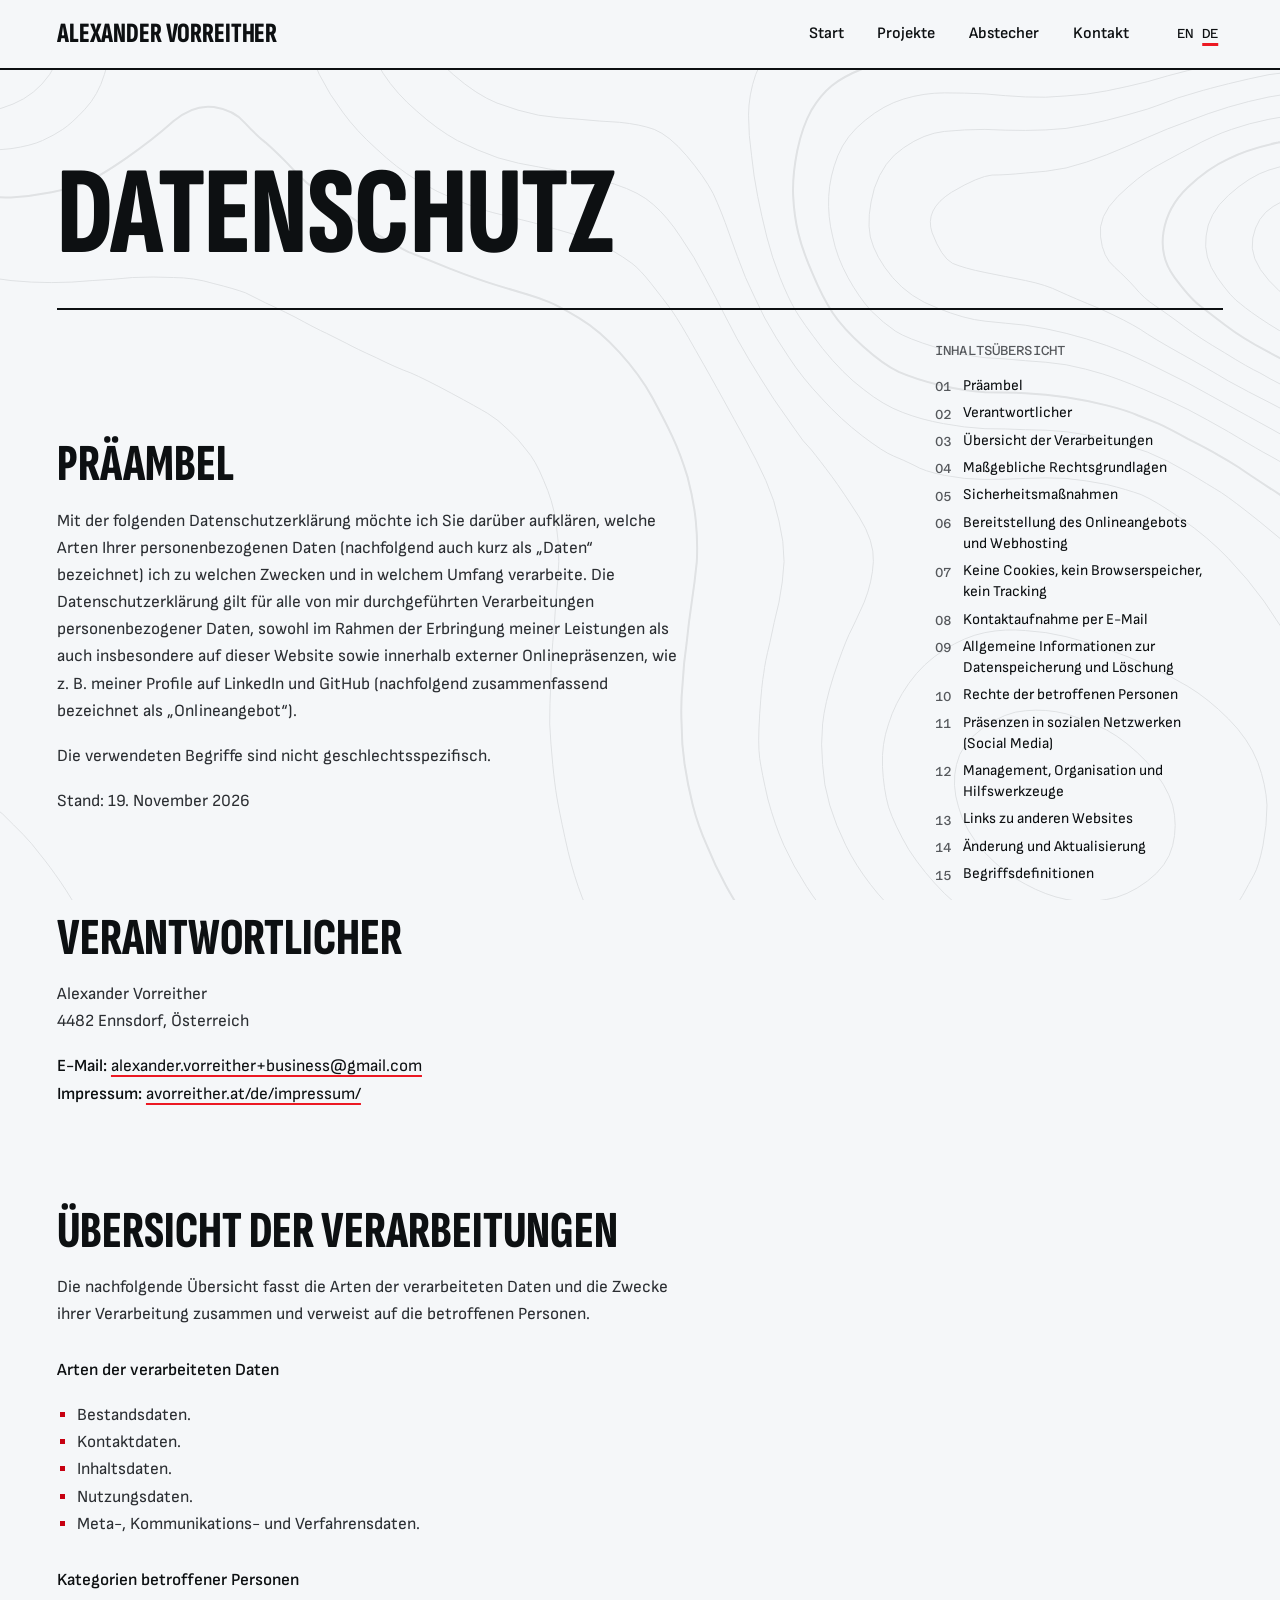
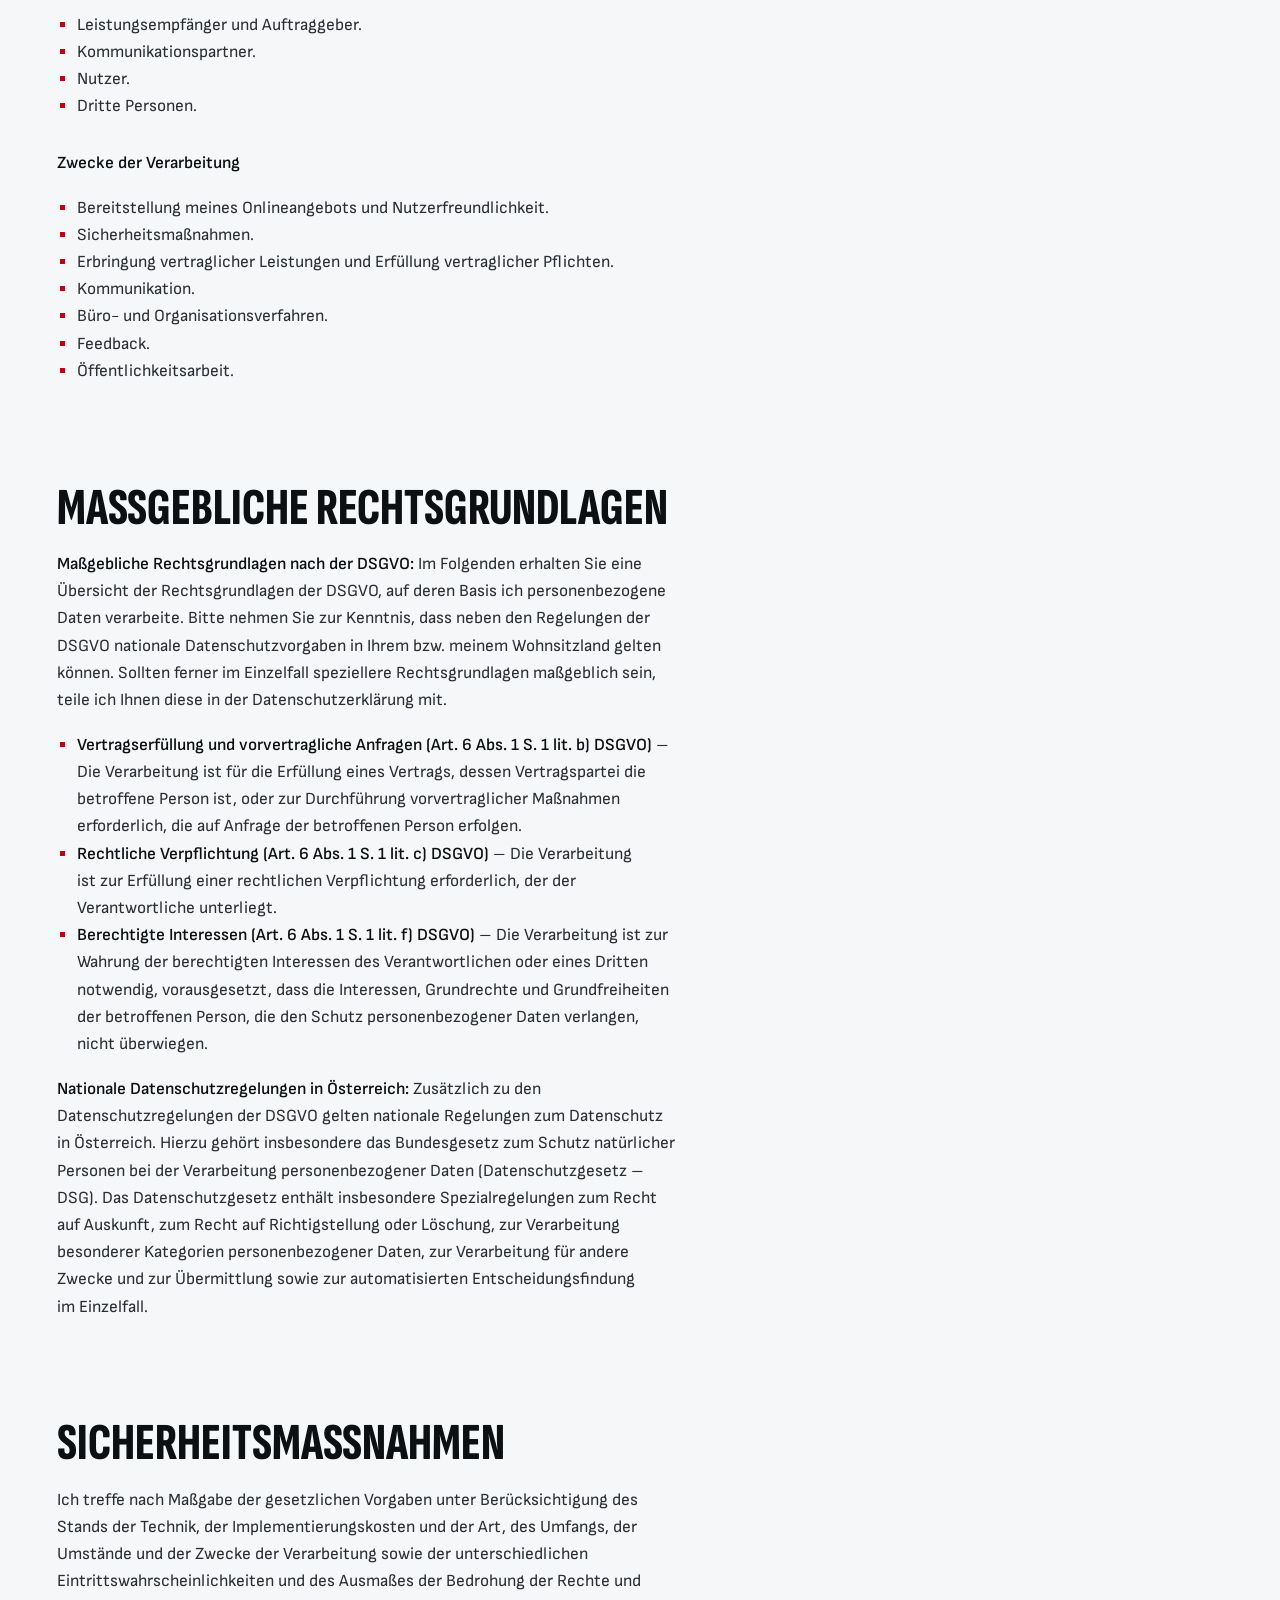
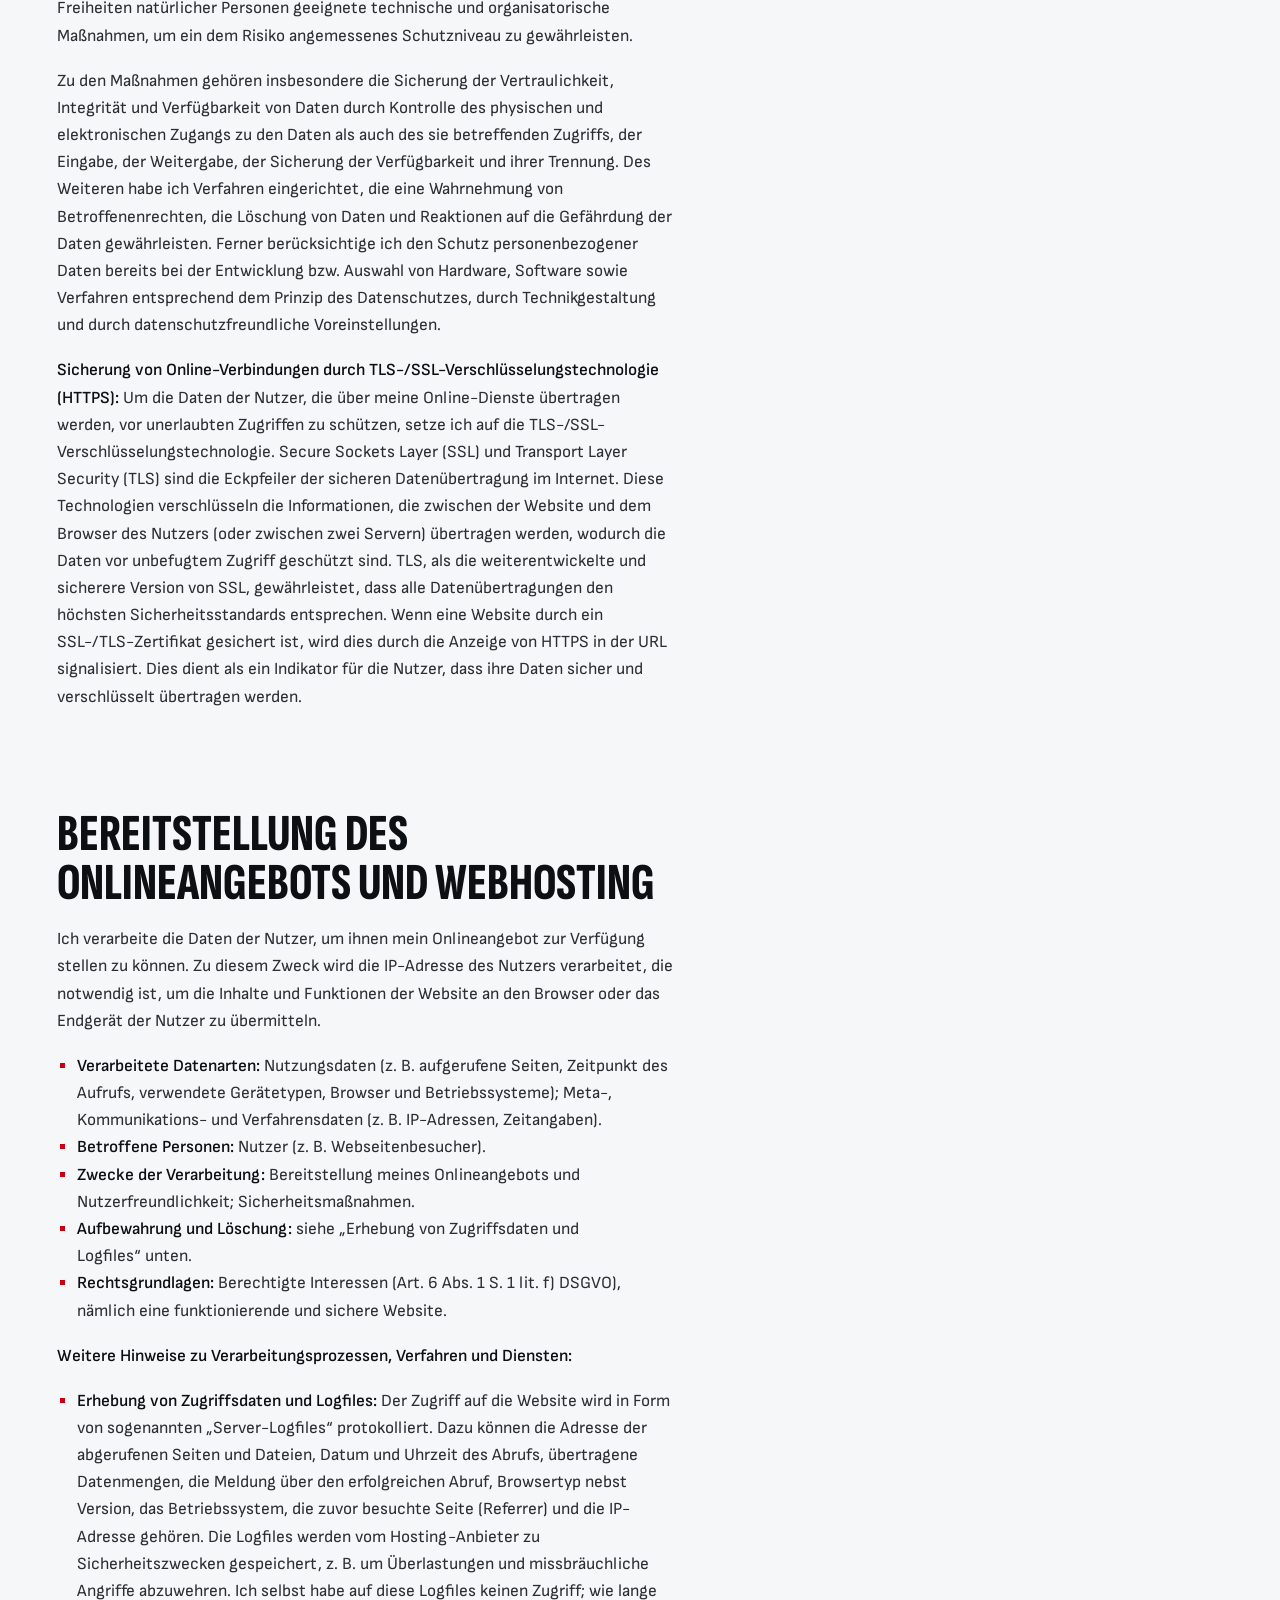
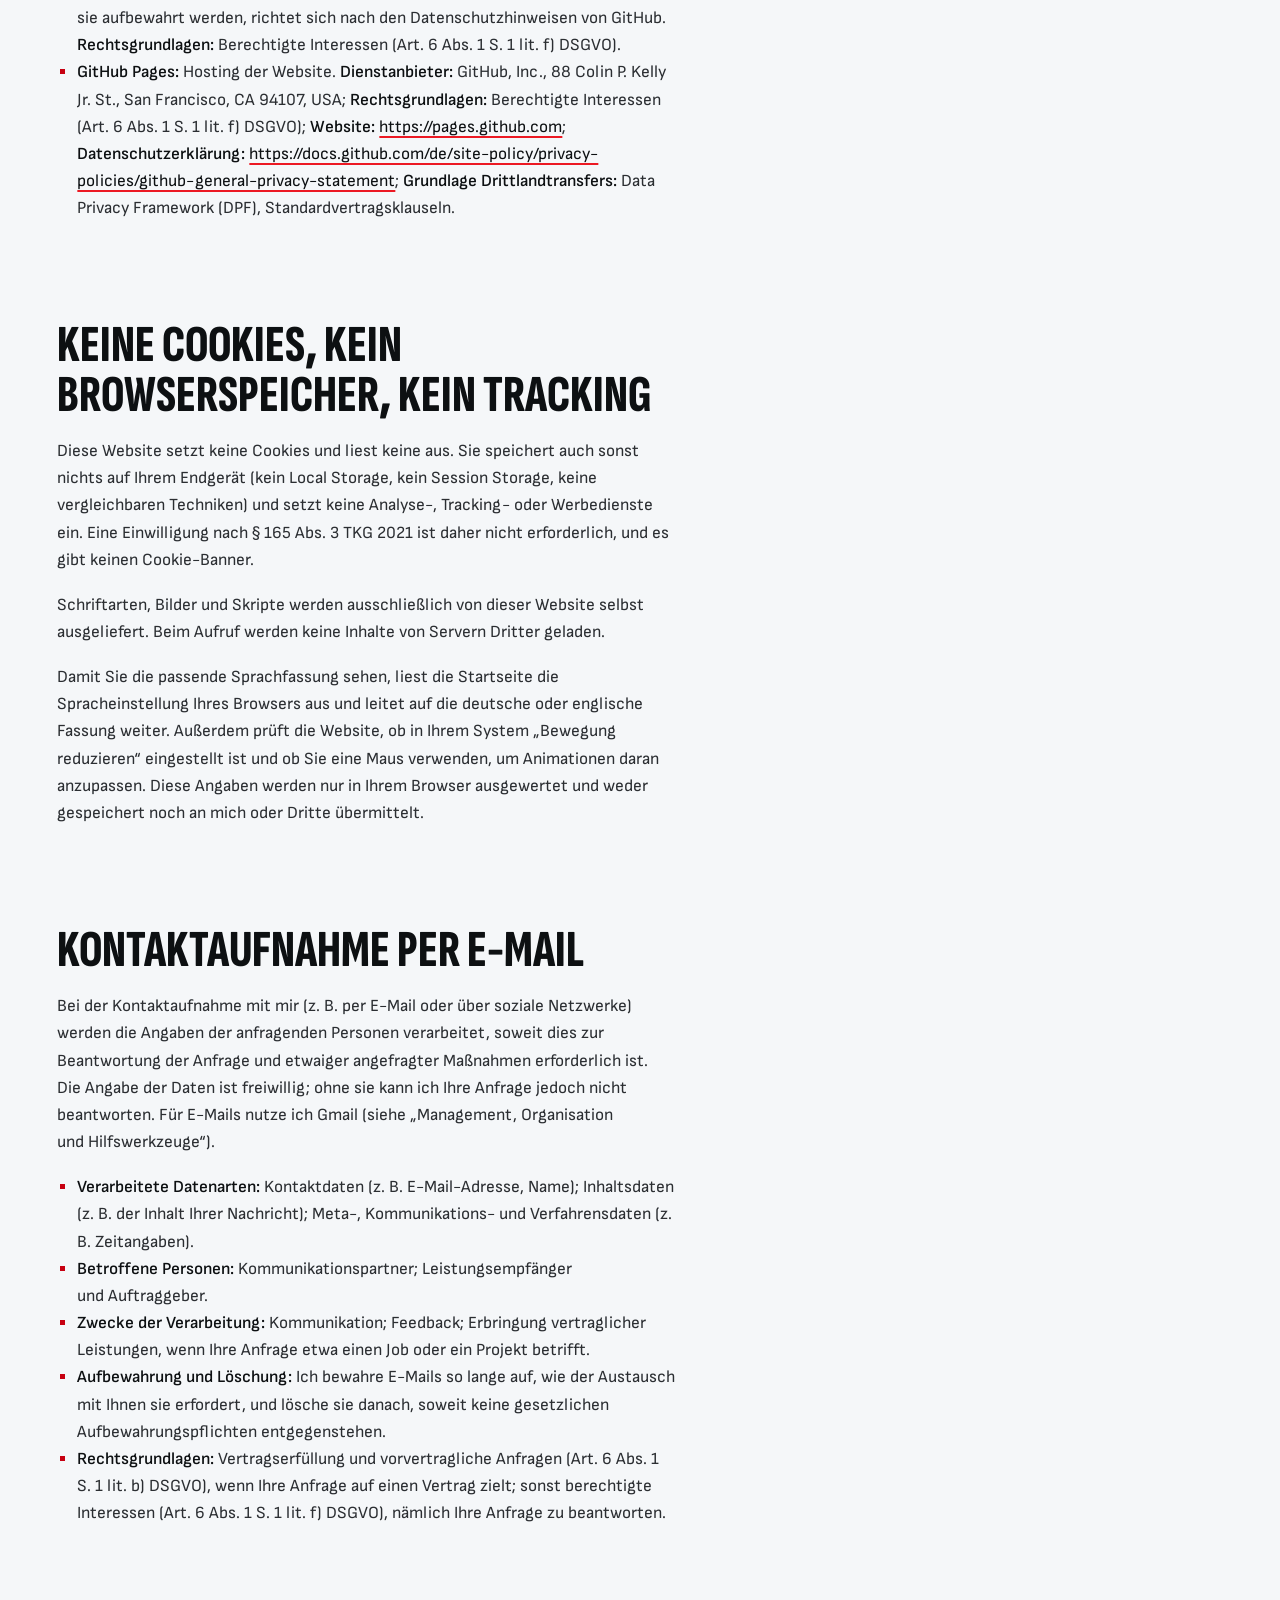
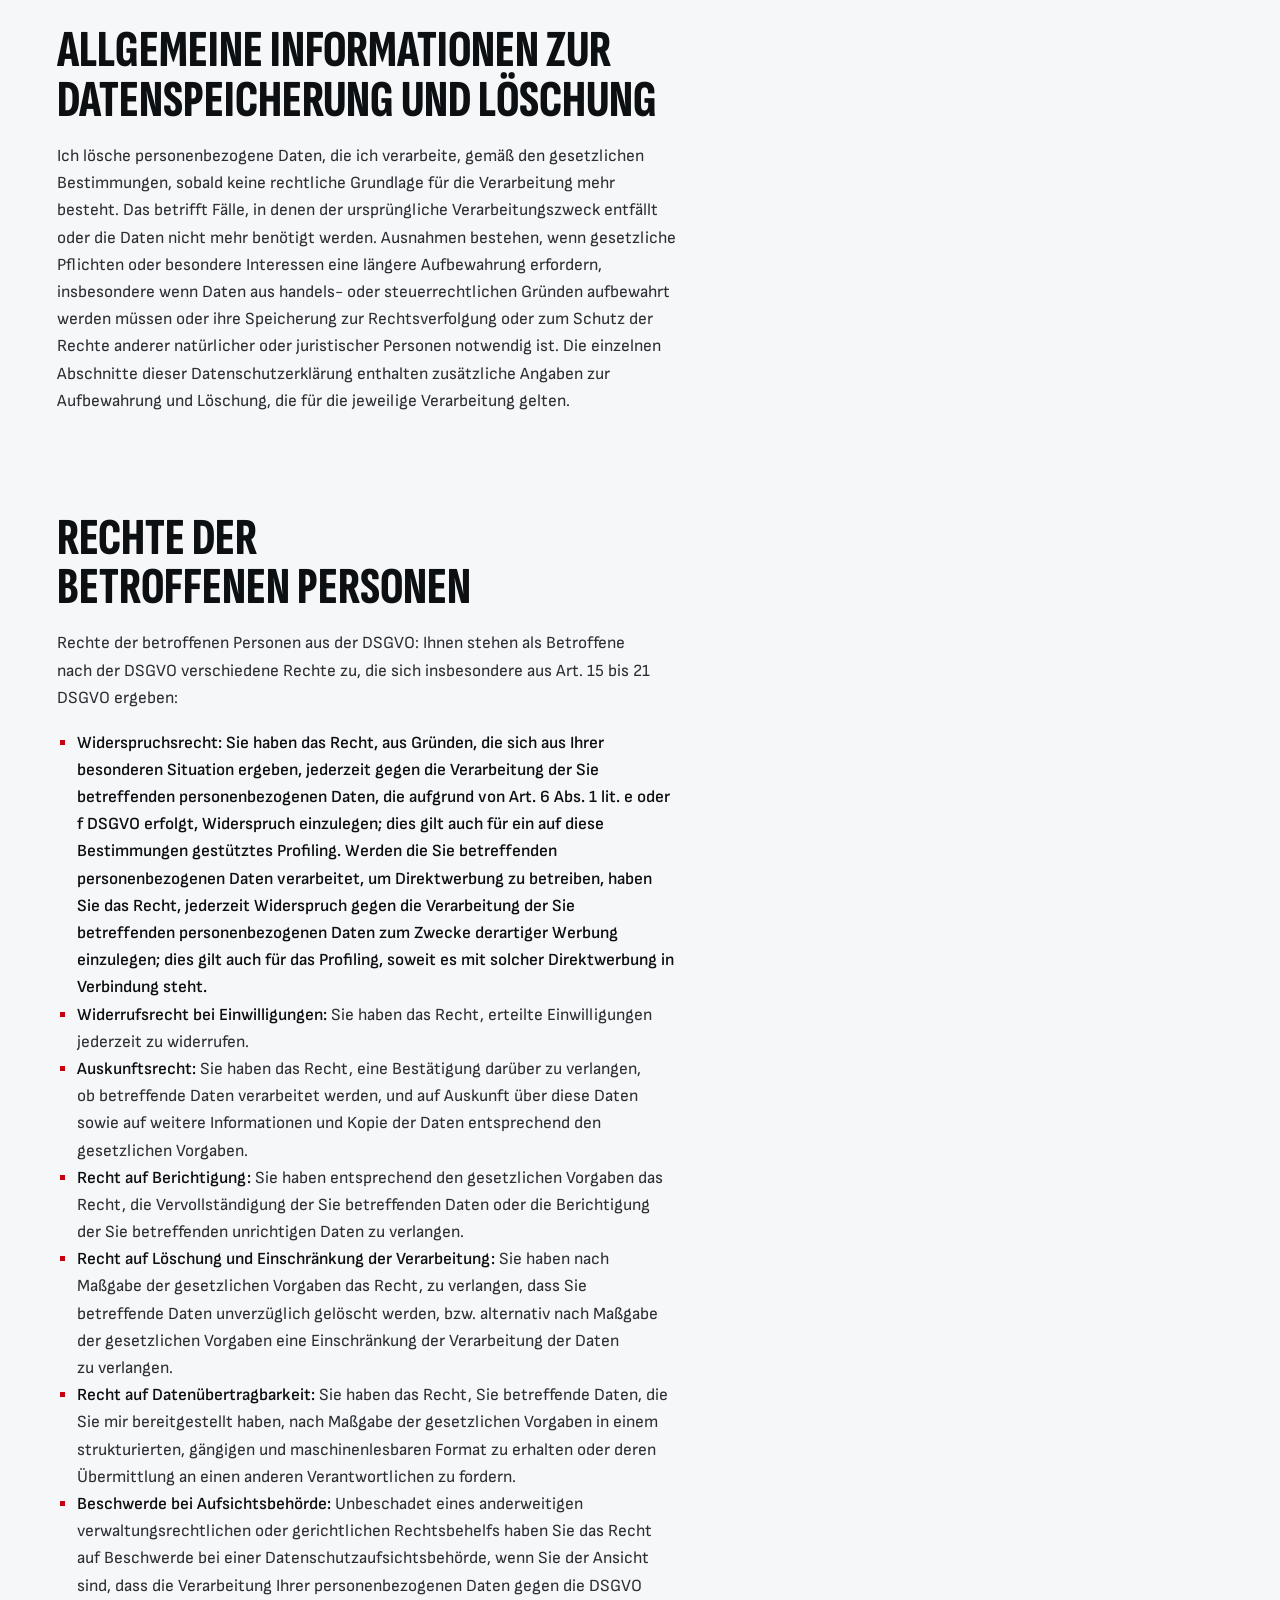
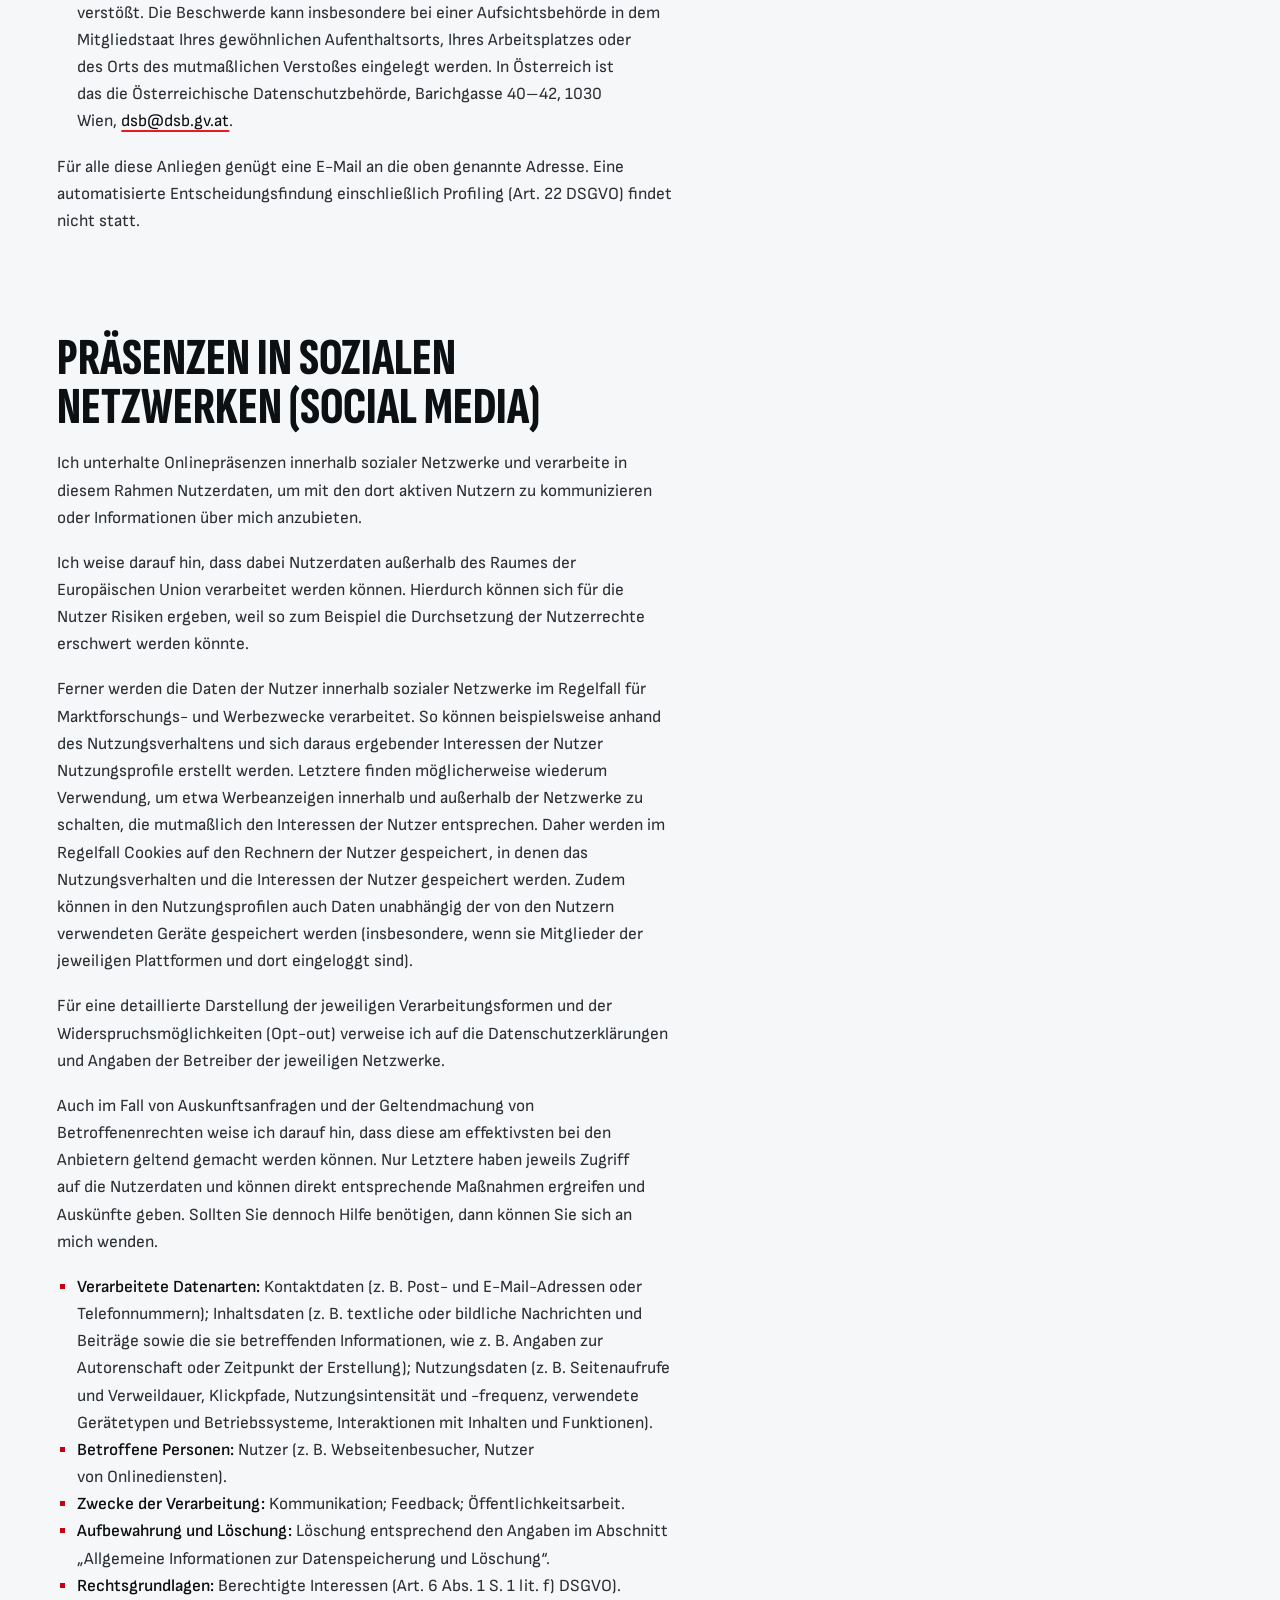
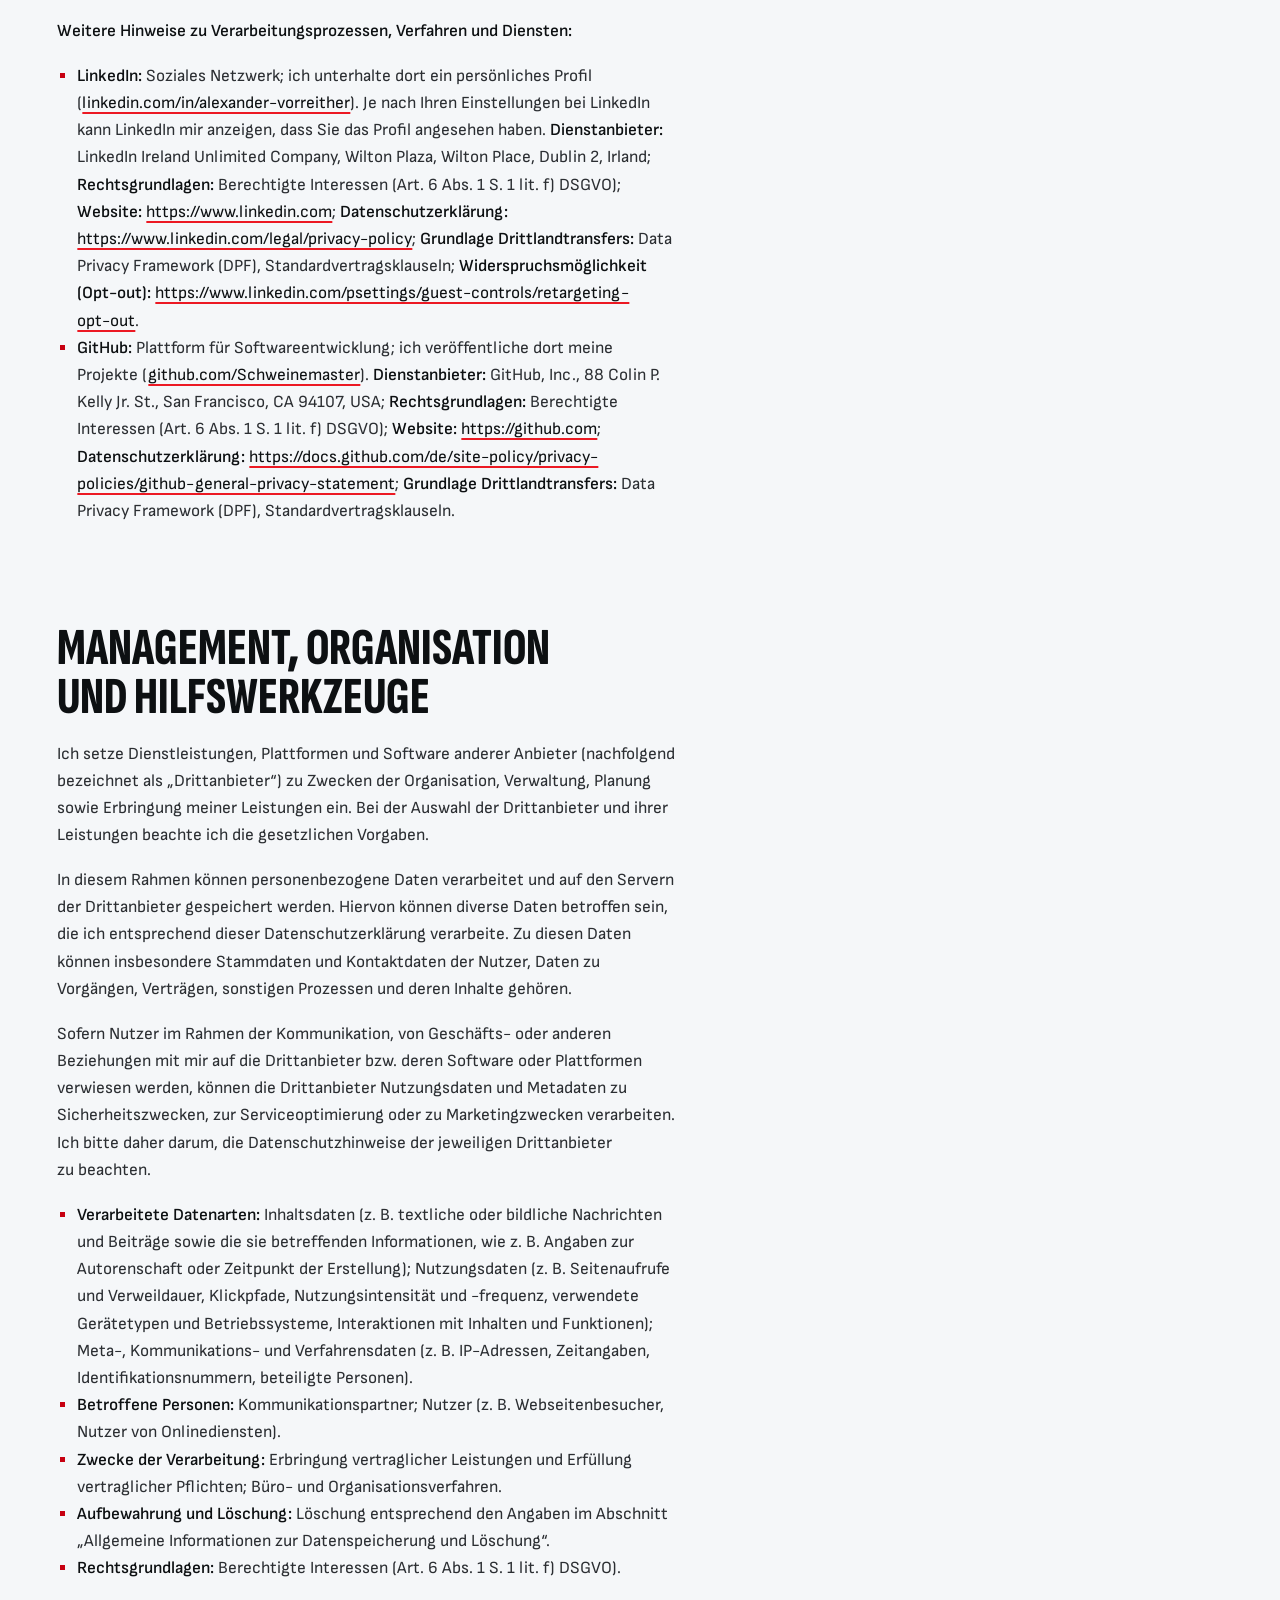
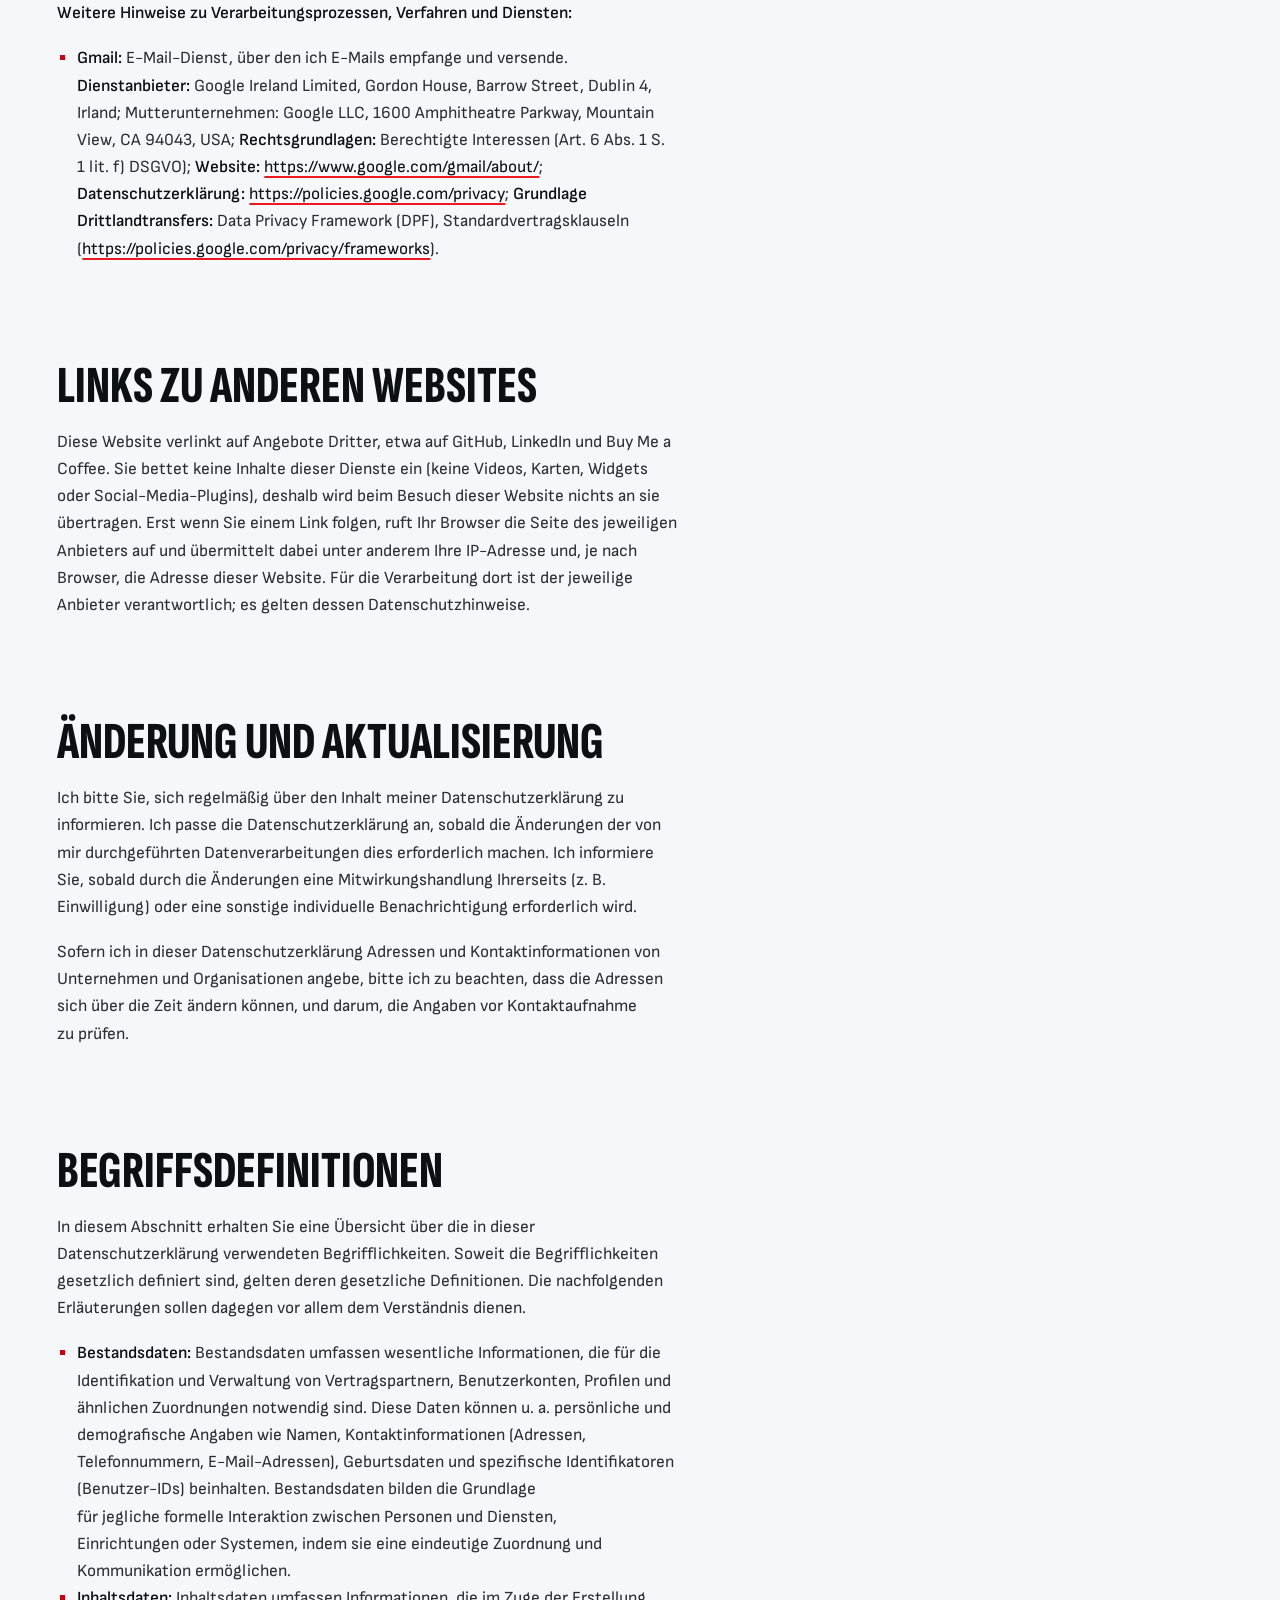
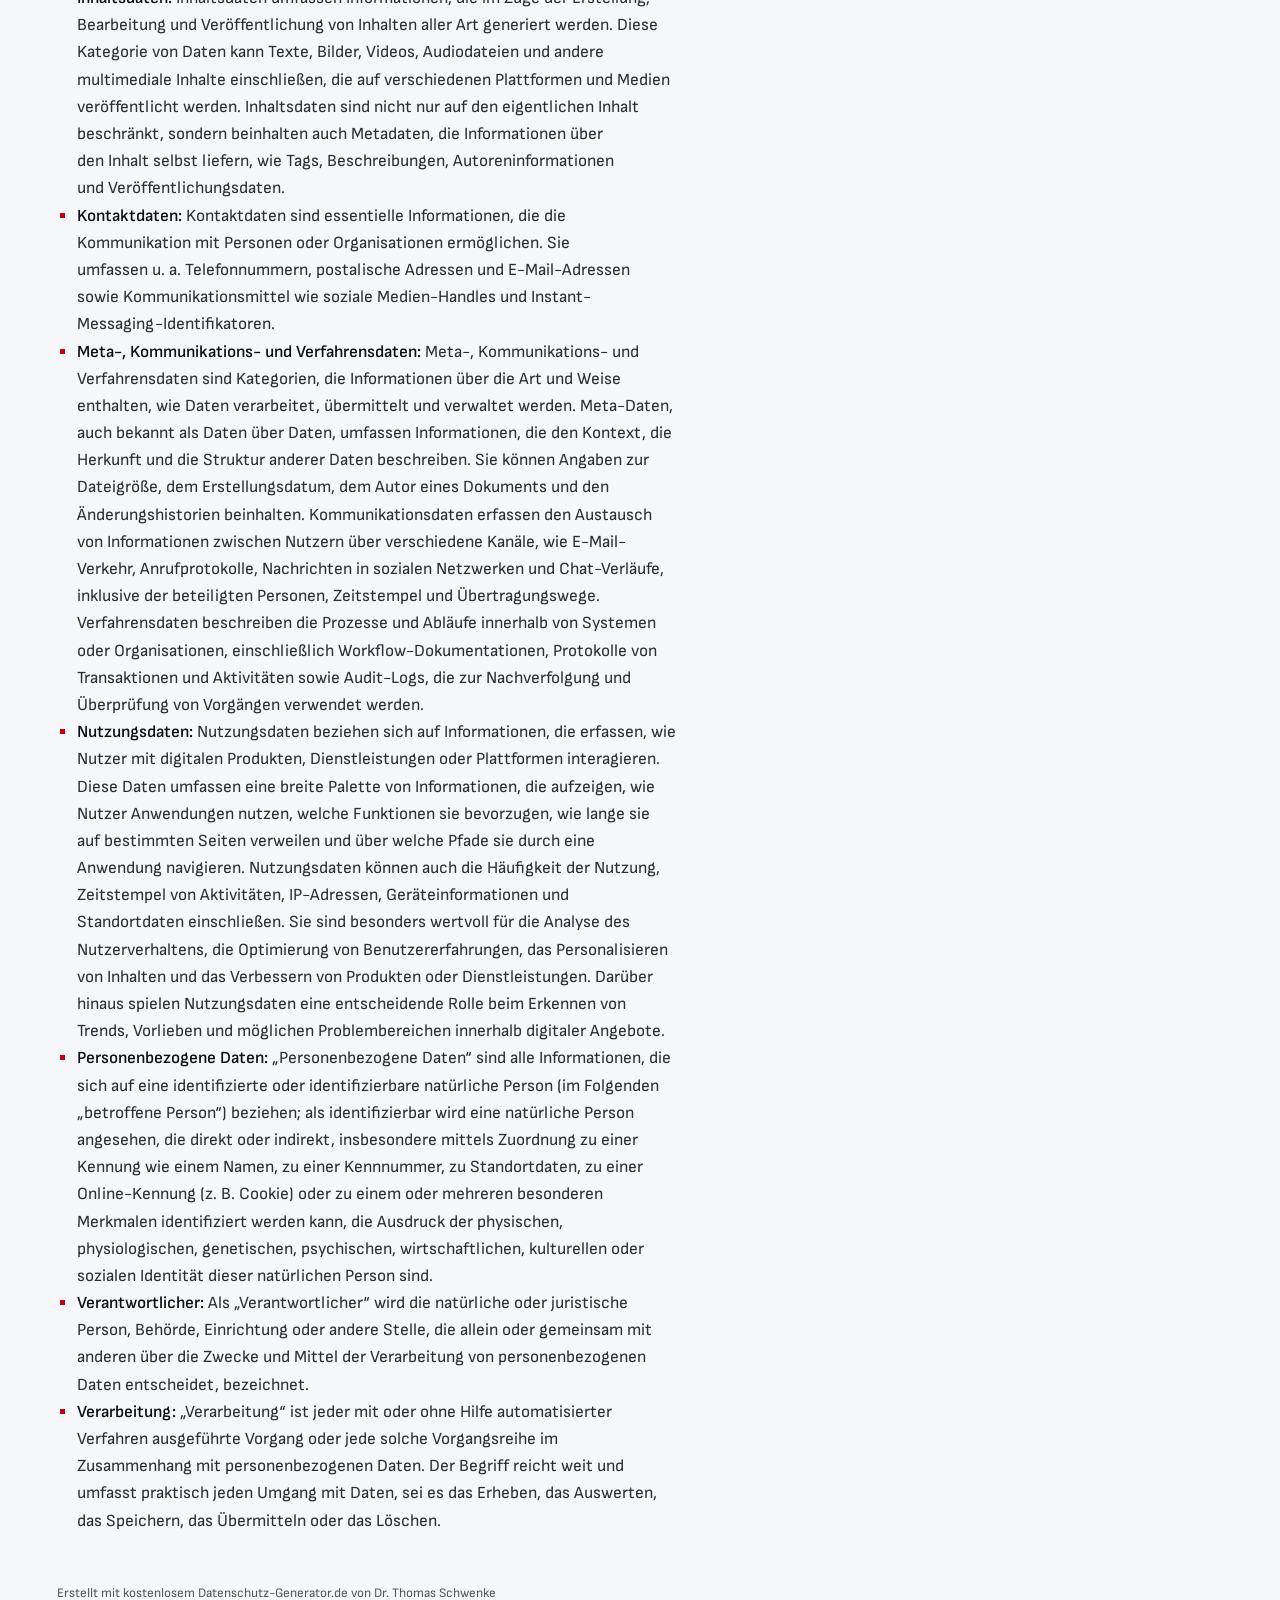
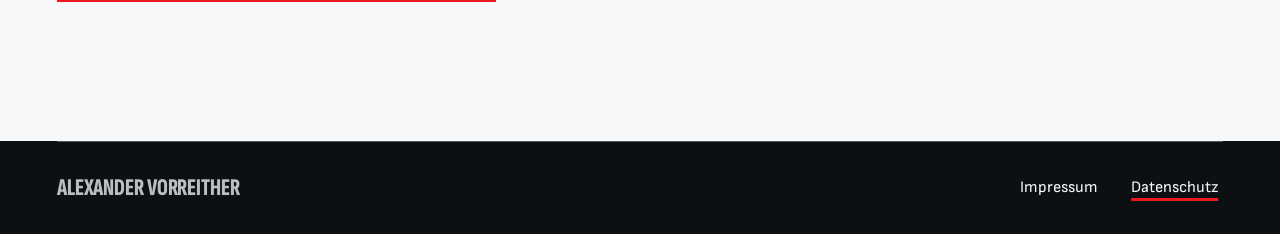
<file: de/privacy/index.html>
<!DOCTYPE html><html lang="de"><head><meta charset="utf-8"><meta name="viewport" content="width=device-width, initial-scale=1"><title>Datenschutz - Alexander Vorreither</title><meta name="description" content="Welche Daten diese Website verarbeitet, wozu und welche Rechte Sie haben."><link rel="canonical" href="https://avorreither.at/de/privacy/"><link rel="alternate" hreflang="en" href="https://avorreither.at/en/privacy/"><link rel="alternate" hreflang="de" href="https://avorreither.at/de/privacy/"><link rel="alternate" hreflang="x-default" href="https://avorreither.at/en/privacy/"><meta property="og:url" content="https://avorreither.at/de/privacy/"><link rel="icon" type="image/svg+xml" href="/favicon.svg"><link rel="apple-touch-icon" href="/apple-touch-icon.png"><meta name="theme-color" content="oklch(0.975 0.003 240)"><meta property="og:type" content="website"><meta property="og:site_name" content="Alexander Vorreither"><meta property="og:title" content="Datenschutz - Alexander Vorreither"><meta property="og:description" content="Welche Daten diese Website verarbeitet, wozu und welche Rechte Sie haben."><meta property="og:image" content="https://avorreither.at/og-de.png"><meta property="og:image:type" content="image/png"><meta property="og:image:width" content="1200"><meta property="og:image:height" content="630"><meta property="og:image:alt" content="Alexander Vorreither. Software and IT aus Niederösterreich."><meta property="og:locale" content="de_AT"><meta property="og:locale:alternate" content="en_US"><meta name="twitter:card" content="summary_large_image"><meta name="twitter:image:alt" content="Alexander Vorreither. Software and IT aus Niederösterreich."><meta name="generator" content="Astro v7.4.12"><!-- Motion preference before first paint (mirrors lib/animation/motion-pref.ts). No JS: unset, nothing moves. --><script>
      document.documentElement.dataset.motion = matchMedia('(prefers-reduced-motion: reduce)').matches ? 'reduced' : 'full';
    </script><style>@font-face{font-family:"Sofia Sans Extra Condensed-9127dec86b0b1b05";src:url("/_astro/fonts/b9cee78ec5e2ba89.woff2") format("woff2");font-display:swap;unicode-range:U+0000-00FF,U+0131,U+0152-0153,U+02BB-02BC,U+02C6,U+02DA,U+02DC,U+0304,U+0308,U+0329,U+2000-206F,U+20AC,U+2122,U+2191,U+2193,U+2212,U+2215,U+FEFF,U+FFFD;font-weight:800;font-style:normal;}@font-face{font-family:"Sofia Sans Extra Condensed-9127dec86b0b1b05 fallback: Arial Bold";src:local("Arial Bold");font-display:swap;font-weight:800;font-style:normal;size-adjust:64.3776%;ascent-override:139.8001%;descent-override:46.6%;line-gap-override:0%;}:root{--font-face-display:"Sofia Sans Extra Condensed-9127dec86b0b1b05","Sofia Sans Extra Condensed-9127dec86b0b1b05 fallback: Arial Bold","Arial Narrow",sans-serif;}</style><link rel="preload" href="/_astro/fonts/b9cee78ec5e2ba89.woff2" as="font" type="font/woff2" crossorigin><style>@font-face{font-family:"Sofia Sans-28f20b5d88fbd758";src:url("/_astro/fonts/49945f5bab166cc7.woff2") format("woff2");font-display:swap;unicode-range:U+0000-00FF,U+0131,U+0152-0153,U+02BB-02BC,U+02C6,U+02DA,U+02DC,U+0304,U+0308,U+0329,U+2000-206F,U+20AC,U+2122,U+2191,U+2193,U+2212,U+2215,U+FEFF,U+FFFD;font-weight:400;font-style:normal;}@font-face{font-family:"Sofia Sans-28f20b5d88fbd758";src:url("/_astro/fonts/305db04f6ededfee.woff2") format("woff2");font-display:swap;unicode-range:U+0000-00FF,U+0131,U+0152-0153,U+02BB-02BC,U+02C6,U+02DA,U+02DC,U+0304,U+0308,U+0329,U+2000-206F,U+20AC,U+2122,U+2191,U+2193,U+2212,U+2215,U+FEFF,U+FFFD;font-weight:600;font-style:normal;}@font-face{font-family:"Sofia Sans-28f20b5d88fbd758";src:url("/_astro/fonts/76ed9309f6fc1a13.woff2") format("woff2");font-display:swap;unicode-range:U+0000-00FF,U+0131,U+0152-0153,U+02BB-02BC,U+02C6,U+02DA,U+02DC,U+0304,U+0308,U+0329,U+2000-206F,U+20AC,U+2122,U+2191,U+2193,U+2212,U+2215,U+FEFF,U+FFFD;font-weight:400;font-style:italic;}@font-face{font-family:"Sofia Sans-28f20b5d88fbd758";src:url("/_astro/fonts/2c29683341229f3b.woff2") format("woff2");font-display:swap;unicode-range:U+0000-00FF,U+0131,U+0152-0153,U+02BB-02BC,U+02C6,U+02DA,U+02DC,U+0304,U+0308,U+0329,U+2000-206F,U+20AC,U+2122,U+2191,U+2193,U+2212,U+2215,U+FEFF,U+FFFD;font-weight:600;font-style:italic;}@font-face{font-family:"Sofia Sans-28f20b5d88fbd758 fallback: Arial";src:local("Arial");font-display:swap;font-weight:400;font-style:normal;size-adjust:96.4556%;ascent-override:93.3071%;descent-override:31.1024%;line-gap-override:0%;}@font-face{font-family:"Sofia Sans-28f20b5d88fbd758 fallback: Arial";src:local("Arial");font-display:swap;font-weight:600;font-style:normal;size-adjust:96.4556%;ascent-override:93.3071%;descent-override:31.1024%;line-gap-override:0%;}@font-face{font-family:"Sofia Sans-28f20b5d88fbd758 fallback: Arial";src:local("Arial");font-display:swap;font-weight:400;font-style:italic;size-adjust:96.4556%;ascent-override:93.3071%;descent-override:31.1024%;line-gap-override:0%;}@font-face{font-family:"Sofia Sans-28f20b5d88fbd758 fallback: Arial";src:local("Arial");font-display:swap;font-weight:600;font-style:italic;size-adjust:96.4556%;ascent-override:93.3071%;descent-override:31.1024%;line-gap-override:0%;}:root{--font-face-text:"Sofia Sans-28f20b5d88fbd758","Sofia Sans-28f20b5d88fbd758 fallback: Arial",sans-serif;}</style><link rel="preload" href="/_astro/fonts/49945f5bab166cc7.woff2" as="font" type="font/woff2" crossorigin><style>@font-face{font-family:"Azeret Mono-9a5c0ce5e6b8a0d0";src:url("/_astro/fonts/d3f79080f3516c17.woff2") format("woff2");font-display:swap;unicode-range:U+0000-00FF,U+0131,U+0152-0153,U+02BB-02BC,U+02C6,U+02DA,U+02DC,U+0304,U+0308,U+0329,U+2000-206F,U+20AC,U+2122,U+2191,U+2193,U+2212,U+2215,U+FEFF,U+FFFD;font-weight:400;font-style:normal;}@font-face{font-family:"Azeret Mono-9a5c0ce5e6b8a0d0 fallback: Courier New";src:local("Courier New");font-display:swap;font-weight:400;font-style:normal;size-adjust:108.3157%;ascent-override:86.5064%;descent-override:21.2342%;}:root{--font-face-mono:"Azeret Mono-9a5c0ce5e6b8a0d0","Azeret Mono-9a5c0ce5e6b8a0d0 fallback: Courier New",ui-monospace,monospace;}</style><style>.legal-page{& .intro{padding-block:clamp(2.5rem,7vw,6rem) clamp(1.25rem,3vw,2.5rem);& h1 span{display:block}}& .text{padding-bottom:var(--section)}& .prose{overflow-wrap:break-word;hyphens:auto;padding-top:2rem;& a{overflow-wrap:anywhere}}& .legal-toc{border-bottom:1px solid var(--color-border);max-width:62ch;padding-block:2rem 1.5rem;& ol{counter-reset:legal-toc}& li{counter-increment:legal-toc;gap:.75rem;display:flex}& li:before{min-width:2ch;color:var(--color-muted);font-family:var(--font-mono);font-size:var(--text-meta);font-variant-numeric:tabular-nums;content:counter(legal-toc, decimal-leading-zero);flex:none;padding-top:.35rem}& a{padding-block:.2rem;font-size:.9375rem;line-height:1.4;text-decoration-color:#0000;transition:text-decoration-color .18s ease-out;display:block}& a:hover{text-decoration-color:var(--color-accent)}}& .legal-toc-title{color:var(--color-muted);text-transform:uppercase;margin-bottom:.75rem}& .legal-credit{color:var(--color-muted);font-size:var(--text-meta);margin-top:3rem;& a{color:inherit}}}@media (width>=64rem){.legal-page .text.has-toc{grid-template-columns:minmax(0,62ch) minmax(13rem,18rem);justify-content:space-between;align-items:start;column-gap:clamp(3rem,6vw,8rem);display:grid;& .rule{grid-column:1/-1}& .prose{grid-area:2/1}& .legal-toc{top:calc(var(--header-h) + 1rem);max-height:calc(100svh - var(--header-h) - 2rem);overscroll-behavior:contain;border-bottom:0;grid-area:2/2;position:sticky;overflow-y:auto}}}
</style><link rel="stylesheet" href="/_astro/Layout.ILWPVymy.css"></head><body><a href="#main" class="skip">Zum Inhalt springen</a><div class="field" aria-hidden="true"><svg data-contour-field viewBox="0 0 1600 1100" preserveAspectRatio="xMidYMid slice" fill="none" focusable="false"><path d="M0 801Q40 822 56 831Q73 840 96 854Q120 869 140 884Q160 899 172 909Q183 920 192 929Q200 937 209 949Q218 960 229 976Q240 992 253 1016Q266 1040 273 1055Q280 1071 290 1095L299 1120M0 313Q40 339 60 348Q80 356 100 364Q120 371 140 376Q160 381 180 383Q200 385 220 385Q240 385 260 383Q280 382 300 380Q320 379 340 380Q360 380 380 386Q400 391 411 395Q421 400 431 405Q440 409 460 419Q480 430 491 435Q501 440 511 445Q520 450 540 459Q560 469 574 474Q588 480 614 494Q640 508 650 514Q660 520 670 530Q680 539 688 550Q697 560 705 580Q714 600 717 620Q720 639 720 660Q719 680 717 700Q716 720 714 740Q712 760 712 780Q711 800 711 820Q712 840 714 860Q716 880 718 892Q720 904 726 932Q732 960 739 980Q746 1000 753 1014Q760 1028 776 1054Q792 1080 809 1100L826 1120M210 0Q240 38 253 59Q266 80 272 100Q277 120 278 140Q279 160 272 180Q266 200 253 214Q240 228 231 234Q222 240 211 245Q200 250 180 253Q160 256 140 254Q120 252 101 246Q83 240 61 230Q40 220 26 210Q12 200 6 195L0 191M466 0Q460 40 459 60Q459 80 461 100Q463 120 469 140Q474 160 484 180Q494 200 507 217Q520 235 540 253Q560 272 580 284Q600 296 620 304Q640 312 655 316Q671 320 695 326Q720 333 740 339Q760 346 772 353Q784 360 792 366Q800 372 811 386Q822 400 831 412Q840 425 855 452Q871 480 882 500Q893 520 904 540Q915 560 924 580Q933 600 937 620Q942 640 942 660Q941 680 937 700Q932 720 928 740Q923 760 922 770Q920 780 918 810Q916 840 918 854Q920 868 926 894Q933 920 942 940Q951 960 964 980Q977 1000 989 1013Q1000 1026 1020 1045Q1040 1064 1051 1072Q1062 1080 1071 1086Q1080 1093 1100 1104Q1120 1115 1126 1117L1132 1120M1208 0Q1240 3 1260 2Q1280 2 1286 1L1292 0M1600 1029Q1560 1058 1547 1069Q1533 1080 1507 1098Q1480 1116 1477 1118L1473 1120M164 0Q200 39 212 60Q224 80 229 100Q234 120 233 140Q231 160 218 180Q204 200 182 209Q160 218 140 218Q120 218 100 212Q80 207 60 196Q40 186 24 173Q8 160 4 156L0 152M522 0Q514 40 514 60Q514 80 517 99Q520 119 527 139Q535 160 547 179Q560 199 580 216Q600 234 620 245Q640 255 660 262Q680 268 700 271Q720 275 735 277Q751 280 775 288Q800 296 813 308Q827 320 840 340Q854 360 864 380Q875 400 885 420Q895 440 907 460Q919 480 932 500Q946 520 953 530Q960 541 969 550Q977 560 989 576Q1000 591 1016 616Q1031 640 1030 660Q1029 680 1021 700Q1012 720 1006 732Q1000 745 991 772Q982 800 980 820Q978 840 980 860Q981 880 987 900Q993 920 1003 940Q1013 960 1027 978Q1040 995 1060 1014Q1080 1033 1100 1047Q1120 1061 1139 1070Q1158 1080 1179 1088Q1200 1095 1220 1100Q1240 1104 1260 1106Q1280 1107 1300 1106Q1320 1105 1340 1100Q1360 1096 1379 1088Q1397 1080 1419 1064Q1440 1049 1460 1026Q1480 1002 1495 981Q1511 960 1532 940Q1554 920 1577 911L1600 901M1026 0Q1080 30 1093 35Q1105 40 1133 47Q1160 55 1180 58Q1200 62 1220 63Q1240 64 1260 63Q1280 62 1300 59Q1320 56 1340 52Q1360 48 1380 45Q1400 42 1420 38Q1440 35 1460 33Q1480 31 1500 30Q1520 29 1540 30Q1560 31 1580 33L1600 35M118 0Q160 36 174 58Q188 80 192 100Q197 120 190 140Q183 160 172 169Q160 178 140 181Q120 185 100 180Q80 175 66 168Q52 160 30 140Q7 120 4 115L0 109M571 0Q562 40 562 60Q562 80 567 100Q571 120 582 140Q593 160 616 180Q639 200 659 208Q680 216 700 220Q720 223 740 224Q760 226 780 227Q800 229 814 234Q829 240 846 260Q863 280 872 297Q880 314 888 337Q896 360 904 380Q913 400 923 420Q934 440 947 459Q960 479 979 499Q998 520 1019 536Q1040 552 1050 556Q1060 560 1070 565Q1080 571 1100 575Q1120 579 1140 579Q1160 579 1180 578Q1200 577 1220 578Q1240 580 1260 584Q1280 589 1294 594Q1308 600 1334 618Q1360 636 1380 657Q1400 678 1415 699Q1429 720 1435 729Q1440 737 1450 749Q1459 760 1470 770Q1480 779 1500 789Q1520 799 1540 804Q1560 809 1580 809L1600 810M932 0Q960 40 980 52Q1000 64 1020 69Q1040 75 1060 80Q1080 84 1100 88Q1120 92 1140 96Q1160 100 1180 102Q1200 105 1220 106Q1240 106 1260 104Q1280 103 1300 99Q1320 96 1340 92Q1360 88 1380 85Q1400 81 1420 78Q1440 75 1460 74Q1480 72 1500 72Q1520 72 1540 74Q1560 76 1570 78Q1581 80 1590 81L1600 83M1065 780Q1079 760 1100 747Q1120 734 1140 730Q1160 726 1180 728Q1200 729 1220 734Q1240 739 1260 746Q1280 753 1300 762Q1320 771 1340 783Q1360 795 1380 815Q1400 835 1409 858Q1417 880 1418 900Q1418 920 1414 940Q1410 960 1405 969Q1400 978 1394 989Q1388 1000 1374 1013Q1360 1026 1349 1033Q1338 1040 1309 1048Q1280 1055 1260 1055Q1240 1055 1220 1050Q1200 1046 1180 1038Q1160 1030 1140 1018Q1120 1006 1100 987Q1080 967 1065 944Q1051 920 1045 902Q1040 884 1039 862Q1038 840 1045 820Q1051 800 1065 780ZM623 0Q612 40 613 60Q614 80 622 100Q630 120 654 140Q678 160 699 165Q720 169 740 168Q760 168 779 164Q797 160 819 151Q840 142 854 131Q868 120 872 100Q875 80 873 60Q870 40 865 20L859 0M1600 118Q1560 109 1540 106Q1520 104 1500 103Q1480 103 1460 104Q1440 105 1420 108Q1400 111 1380 116Q1360 120 1340 124Q1320 128 1300 132Q1280 136 1260 138Q1240 140 1220 140Q1200 140 1180 138Q1160 136 1140 133Q1120 130 1100 128Q1080 125 1060 125Q1040 124 1020 125Q1000 127 980 131Q960 136 940 148Q921 160 914 180Q907 200 907 220Q907 240 910 260Q912 280 916 300Q920 320 925 340Q930 360 938 380Q946 400 953 412Q960 424 980 450Q1000 475 1020 490Q1040 506 1059 513Q1077 520 1099 524Q1120 528 1140 529Q1160 529 1180 530Q1200 530 1220 532Q1240 534 1260 540Q1280 545 1300 552Q1320 560 1340 572Q1360 584 1373 592Q1385 600 1410 620Q1435 640 1457 660Q1479 680 1499 697Q1520 713 1540 722Q1560 732 1580 734L1600 736M19 60Q18 40 29 29Q40 19 60 18Q80 18 100 28Q120 39 135 59Q150 80 151 100Q153 120 137 133Q120 146 100 143Q80 140 64 130Q49 120 35 100Q20 80 19 60ZM1112 860Q1116 840 1138 824Q1160 808 1180 807Q1200 805 1220 810Q1240 816 1260 826Q1280 837 1300 858Q1319 880 1325 900Q1330 920 1325 940Q1320 960 1300 975Q1280 990 1260 993Q1240 997 1220 993Q1200 989 1180 978Q1160 968 1140 947Q1120 925 1114 902Q1107 880 1112 860ZM1600 175Q1560 163 1540 159Q1520 155 1500 154Q1480 153 1460 154Q1440 155 1425 158Q1410 160 1385 165Q1360 171 1340 176Q1320 181 1300 187Q1280 192 1260 196Q1240 200 1220 201Q1200 203 1180 202Q1160 201 1140 199Q1120 198 1100 198Q1080 198 1060 204Q1040 210 1022 225Q1003 240 995 260Q987 280 986 300Q985 320 990 340Q994 360 1005 380Q1016 400 1028 413Q1040 425 1052 433Q1063 440 1092 449Q1120 457 1140 459Q1160 460 1180 462Q1200 463 1220 466Q1240 470 1256 475Q1272 480 1296 490Q1320 500 1340 510Q1359 520 1380 532Q1400 544 1414 552Q1429 560 1454 575Q1480 591 1491 595Q1501 600 1511 605Q1520 610 1540 616Q1560 621 1580 618L1600 615M1600 201Q1560 186 1540 182Q1520 178 1500 176Q1480 175 1460 176Q1440 177 1420 180Q1400 184 1380 189Q1360 194 1350 197Q1340 200 1330 203Q1320 207 1300 214Q1280 220 1260 225Q1240 230 1220 233Q1200 235 1180 235Q1160 235 1140 234Q1120 234 1100 236Q1080 238 1060 252Q1040 265 1031 292Q1023 320 1027 340Q1032 360 1049 380Q1066 400 1093 410Q1120 421 1140 423Q1160 425 1180 427Q1200 430 1220 435Q1240 440 1260 447Q1280 454 1300 464Q1320 474 1340 484Q1360 495 1380 506Q1400 517 1420 528Q1440 540 1460 549Q1480 559 1500 567Q1520 575 1540 577Q1560 580 1580 574L1600 568M1600 227Q1560 209 1542 205Q1523 200 1502 198Q1480 196 1460 197Q1440 198 1420 202Q1400 206 1380 212Q1360 218 1340 226Q1320 233 1300 242Q1280 251 1260 259Q1240 267 1220 272Q1200 276 1180 277Q1160 279 1147 279Q1134 280 1107 296Q1080 313 1088 336Q1097 360 1108 366Q1120 371 1140 375Q1160 379 1180 383Q1200 387 1214 394Q1227 400 1254 411Q1280 423 1293 431Q1306 440 1333 455Q1360 470 1380 482Q1400 493 1420 503Q1440 514 1460 523Q1480 532 1500 538Q1520 543 1540 544Q1560 544 1580 536L1600 528M1600 256Q1575 240 1547 231Q1520 221 1500 219Q1480 217 1460 218Q1440 220 1420 224Q1400 228 1383 234Q1365 240 1343 252Q1320 264 1306 272Q1292 280 1271 300Q1251 320 1254 340Q1256 360 1268 370Q1280 381 1288 390Q1296 400 1308 408Q1320 416 1336 428Q1352 440 1376 454Q1400 469 1411 474Q1421 480 1431 485Q1440 490 1460 498Q1480 506 1500 510Q1520 515 1540 513Q1560 511 1580 500L1600 489M1600 359Q1588 320 1574 305Q1560 289 1540 279Q1520 269 1500 266Q1480 263 1460 265Q1440 267 1420 274Q1401 280 1380 299Q1360 317 1358 339Q1355 360 1369 380Q1383 400 1392 406Q1400 413 1420 426Q1440 439 1460 446Q1480 453 1500 455Q1520 457 1540 450Q1560 444 1577 422Q1593 400 1597 381L1600 362M1404 341Q1408 320 1424 310Q1440 300 1460 297Q1480 293 1500 297Q1520 302 1533 311Q1547 320 1553 332Q1560 344 1560 364Q1560 384 1540 403Q1520 421 1500 421Q1480 421 1460 413Q1440 405 1420 383Q1400 361 1404 341Z" stroke-width="1" vector-effect="non-scaling-stroke"></path><path d="M276 0Q318 40 339 48Q360 57 372 28L383 0M0 235Q40 263 60 271Q80 280 100 287Q120 295 140 298Q160 301 180 301Q200 300 220 296Q240 292 254 286Q268 280 294 262Q320 244 340 226Q360 209 380 212Q400 215 411 228Q422 240 431 247Q440 255 452 267Q464 280 472 287Q480 293 497 307Q513 320 537 335Q560 349 572 355Q585 360 612 371Q640 382 660 388Q680 394 690 397Q700 400 710 404Q720 408 740 420Q760 432 780 454Q800 476 812 498Q824 520 832 537Q840 554 847 577Q853 600 855 620Q857 640 856 660Q854 680 851 700Q848 720 846 740Q843 760 842 780Q840 800 841 820Q841 840 844 860Q847 880 852 900Q857 920 866 940Q874 960 885 980Q896 1000 908 1016Q920 1031 940 1053Q960 1075 980 1092Q1000 1109 1007 1115L1015 1120M713 0Q684 40 692 60Q700 80 710 85Q720 91 740 87Q760 83 770 61Q779 40 770 20L762 0M1600 148Q1560 137 1540 134Q1520 131 1500 130Q1480 130 1460 131Q1440 132 1420 135Q1400 137 1380 141Q1360 146 1340 151Q1320 156 1300 160Q1280 165 1260 168Q1240 171 1220 171Q1200 172 1180 170Q1160 169 1140 167Q1120 165 1100 163Q1080 162 1060 164Q1040 166 1020 174Q1000 182 989 191Q978 200 969 215Q960 231 955 255Q950 280 951 300Q952 320 956 336Q960 353 970 376Q980 400 990 415Q1000 430 1020 448Q1040 466 1055 473Q1071 480 1095 486Q1120 492 1140 493Q1160 493 1180 494Q1200 495 1220 498Q1240 501 1260 506Q1280 511 1291 516Q1301 520 1311 524Q1320 528 1340 539Q1360 549 1370 555Q1379 560 1390 567Q1400 574 1420 587Q1440 600 1460 615Q1480 629 1489 635Q1499 640 1509 647Q1520 655 1540 663Q1560 671 1580 671L1600 671M1600 290Q1560 259 1540 251Q1520 244 1507 242Q1494 240 1476 240Q1457 240 1429 247Q1400 253 1380 263Q1360 272 1340 291Q1320 310 1316 335Q1312 360 1327 380Q1342 400 1351 407Q1360 414 1377 427Q1394 440 1417 452Q1440 465 1459 472Q1479 480 1499 483Q1520 487 1539 483Q1557 480 1579 464L1600 447" stroke-width="2" vector-effect="non-scaling-stroke"></path></svg></div><header class="header"><div class="wrap row"><div class="top"><a href="/de/" class="brand display">Alexander Vorreither</a></div><div class="menus"><nav aria-label="Hauptmenü"><ul class="menu"><li><a href="/de/">Start</a></li><li><a href="/de/projects/">Projekte</a></li><li><a href="/de/detours/">Abstecher</a></li><li><a href="/de/#contact">Kontakt</a></li></ul></nav><nav aria-label="Sprache"><ul class="menu langs"><li><a href="/en/privacy/" lang="en" hreflang="en">EN<span class="sr-only"> English</span></a></li><li><a href="/de/privacy/" lang="de" hreflang="de" aria-current="true">DE<span class="sr-only"> Deutsch</span></a></li></ul></nav></div></div></header><main id="main"><div class="legal-page"><header class="wrap intro"><h1 class="display text-h2"><span class="rise">Datenschutz</span></h1></header><div class="wrap text has-toc"><div class="rule rule-in"></div><nav class="legal-toc" aria-labelledby="legal-toc-title"><h2 id="legal-toc-title" class="legal-toc-title meta">Inhaltsübersicht</h2><ol><li><a href="#präambel">Präambel</a></li><li><a href="#verantwortlicher">Verantwortlicher</a></li><li><a href="#übersicht-der-verarbeitungen">Übersicht der Verarbeitungen</a></li><li><a href="#maßgebliche-rechtsgrundlagen">Maßgebliche Rechtsgrundlagen</a></li><li><a href="#sicherheitsmaßnahmen">Sicherheitsmaßnahmen</a></li><li><a href="#bereitstellung-des-onlineangebots-und-webhosting">Bereitstellung des Onlineangebots und Webhosting</a></li><li><a href="#keine-cookies-kein-browserspeicher-kein-tracking">Keine Cookies, kein Browserspeicher, kein Tracking</a></li><li><a href="#kontaktaufnahme-per-e-mail">Kontaktaufnahme per E-Mail</a></li><li><a href="#allgemeine-informationen-zur-datenspeicherung-und-löschung">Allgemeine Informationen zur Datenspeicherung und Löschung</a></li><li><a href="#rechte-der-betroffenen-personen">Rechte der betroffenen Personen</a></li><li><a href="#präsenzen-in-sozialen-netzwerken-social-media">Präsenzen in sozialen Netzwerken (Social Media)</a></li><li><a href="#management-organisation-und-hilfswerkzeuge">Management, Organisation und Hilfswerkzeuge</a></li><li><a href="#links-zu-anderen-websites">Links zu anderen Websites</a></li><li><a href="#änderung-und-aktualisierung">Änderung und Aktualisierung</a></li><li><a href="#begriffsdefinitionen">Begriffsdefinitionen</a></li></ol></nav><div class="prose"><h2 id="präambel">Präambel</h2>
<p>Mit der folgenden Datenschutzerklärung möchte ich Sie darüber aufklären, welche Arten Ihrer personenbezogenen Daten (nachfolgend auch kurz als „Daten“ bezeichnet) ich zu welchen Zwecken und in welchem Umfang verarbeite. Die Datenschutzerklärung gilt für alle von mir durchgeführten Verarbeitungen personenbezogener Daten, sowohl im Rahmen der Erbringung meiner Leistungen als auch insbesondere auf dieser Website sowie innerhalb externer Onlinepräsenzen, wie z. B. meiner Profile auf LinkedIn und GitHub (nachfolgend zusammenfassend bezeichnet als „Onlineangebot“).</p>
<p>Die verwendeten Begriffe sind nicht geschlechtsspezifisch.</p>
<p>Stand: 19. November 2026</p>
<h2 id="verantwortlicher">Verantwortlicher</h2>
<p>Alexander Vorreither<br>
4482 Ennsdorf, Österreich</p>
<p><strong>E-Mail:</strong> <a href="mailto:alexander.vorreither+business@gmail.com">alexander.vorreither+business@gmail.com</a><br>
<strong>Impressum:</strong> <a href="/de/impressum/">avorreither.at/de/impressum/</a></p>
<h2 id="übersicht-der-verarbeitungen">Übersicht der Verarbeitungen</h2>
<p>Die nachfolgende Übersicht fasst die Arten der verarbeiteten Daten und die Zwecke ihrer Verarbeitung zusammen und verweist auf die betroffenen Personen.</p>
<h3 id="arten-der-verarbeiteten-daten">Arten der verarbeiteten Daten</h3>
<ul>
<li>Bestandsdaten.</li>
<li>Kontaktdaten.</li>
<li>Inhaltsdaten.</li>
<li>Nutzungsdaten.</li>
<li>Meta-, Kommunikations- und Verfahrensdaten.</li>
</ul>
<h3 id="kategorien-betroffener-personen">Kategorien betroffener Personen</h3>
<ul>
<li>Leistungsempfänger und Auftraggeber.</li>
<li>Kommunikationspartner.</li>
<li>Nutzer.</li>
<li>Dritte Personen.</li>
</ul>
<h3 id="zwecke-der-verarbeitung">Zwecke der Verarbeitung</h3>
<ul>
<li>Bereitstellung meines Onlineangebots und Nutzerfreundlichkeit.</li>
<li>Sicherheitsmaßnahmen.</li>
<li>Erbringung vertraglicher Leistungen und Erfüllung vertraglicher Pflichten.</li>
<li>Kommunikation.</li>
<li>Büro- und Organisationsverfahren.</li>
<li>Feedback.</li>
<li>Öffentlichkeitsarbeit.</li>
</ul>
<h2 id="maßgebliche-rechtsgrundlagen">Maßgebliche Rechtsgrundlagen</h2>
<p><strong>Maßgebliche Rechtsgrundlagen nach der DSGVO:</strong> Im Folgenden erhalten Sie eine Übersicht der Rechtsgrundlagen der DSGVO, auf deren Basis ich personenbezogene Daten verarbeite. Bitte nehmen Sie zur Kenntnis, dass neben den Regelungen der DSGVO nationale Datenschutzvorgaben in Ihrem bzw. meinem Wohnsitzland gelten können. Sollten ferner im Einzelfall speziellere Rechtsgrundlagen maßgeblich sein, teile ich Ihnen diese in der Datenschutzerklärung mit.</p>
<ul>
<li><strong>Vertragserfüllung und vorvertragliche Anfragen (Art. 6 Abs. 1 S. 1 lit. b) DSGVO)</strong> – Die Verarbeitung ist für die Erfüllung eines Vertrags, dessen Vertragspartei die betroffene Person ist, oder zur Durchführung vorvertraglicher Maßnahmen erforderlich, die auf Anfrage der betroffenen Person erfolgen.</li>
<li><strong>Rechtliche Verpflichtung (Art. 6 Abs. 1 S. 1 lit. c) DSGVO)</strong> – Die Verarbeitung ist zur Erfüllung einer rechtlichen Verpflichtung erforderlich, der der Verantwortliche unterliegt.</li>
<li><strong>Berechtigte Interessen (Art. 6 Abs. 1 S. 1 lit. f) DSGVO)</strong> – Die Verarbeitung ist zur Wahrung der berechtigten Interessen des Verantwortlichen oder eines Dritten notwendig, vorausgesetzt, dass die Interessen, Grundrechte und Grundfreiheiten der betroffenen Person, die den Schutz personenbezogener Daten verlangen, nicht überwiegen.</li>
</ul>
<p><strong>Nationale Datenschutzregelungen in Österreich:</strong> Zusätzlich zu den Datenschutzregelungen der DSGVO gelten nationale Regelungen zum Datenschutz in Österreich. Hierzu gehört insbesondere das Bundesgesetz zum Schutz natürlicher Personen bei der Verarbeitung personenbezogener Daten (Datenschutzgesetz – DSG). Das Datenschutzgesetz enthält insbesondere Spezialregelungen zum Recht auf Auskunft, zum Recht auf Richtigstellung oder Löschung, zur Verarbeitung besonderer Kategorien personenbezogener Daten, zur Verarbeitung für andere Zwecke und zur Übermittlung sowie zur automatisierten Entscheidungsfindung im Einzelfall.</p>
<h2 id="sicherheitsmaßnahmen">Sicherheitsmaßnahmen</h2>
<p>Ich treffe nach Maßgabe der gesetzlichen Vorgaben unter Berücksichtigung des Stands der Technik, der Implementierungskosten und der Art, des Umfangs, der Umstände und der Zwecke der Verarbeitung sowie der unterschiedlichen Eintrittswahrscheinlichkeiten und des Ausmaßes der Bedrohung der Rechte und Freiheiten natürlicher Personen geeignete technische und organisatorische Maßnahmen, um ein dem Risiko angemessenes Schutzniveau zu gewährleisten.</p>
<p>Zu den Maßnahmen gehören insbesondere die Sicherung der Vertraulichkeit, Integrität und Verfügbarkeit von Daten durch Kontrolle des physischen und elektronischen Zugangs zu den Daten als auch des sie betreffenden Zugriffs, der Eingabe, der Weitergabe, der Sicherung der Verfügbarkeit und ihrer Trennung. Des Weiteren habe ich Verfahren eingerichtet, die eine Wahrnehmung von Betroffenenrechten, die Löschung von Daten und Reaktionen auf die Gefährdung der Daten gewährleisten. Ferner berücksichtige ich den Schutz personenbezogener Daten bereits bei der Entwicklung bzw. Auswahl von Hardware, Software sowie Verfahren entsprechend dem Prinzip des Datenschutzes, durch Technikgestaltung und durch datenschutzfreundliche Voreinstellungen.</p>
<p><strong>Sicherung von Online-Verbindungen durch TLS-/SSL-Verschlüsselungstechnologie (HTTPS):</strong> Um die Daten der Nutzer, die über meine Online-Dienste übertragen werden, vor unerlaubten Zugriffen zu schützen, setze ich auf die TLS-/SSL-Verschlüsselungstechnologie. Secure Sockets Layer (SSL) und Transport Layer Security (TLS) sind die Eckpfeiler der sicheren Datenübertragung im Internet. Diese Technologien verschlüsseln die Informationen, die zwischen der Website und dem Browser des Nutzers (oder zwischen zwei Servern) übertragen werden, wodurch die Daten vor unbefugtem Zugriff geschützt sind. TLS, als die weiterentwickelte und sicherere Version von SSL, gewährleistet, dass alle Datenübertragungen den höchsten Sicherheitsstandards entsprechen. Wenn eine Website durch ein SSL-/TLS-Zertifikat gesichert ist, wird dies durch die Anzeige von HTTPS in der URL signalisiert. Dies dient als ein Indikator für die Nutzer, dass ihre Daten sicher und verschlüsselt übertragen werden.</p>
<h2 id="bereitstellung-des-onlineangebots-und-webhosting">Bereitstellung des Onlineangebots und Webhosting</h2>
<p>Ich verarbeite die Daten der Nutzer, um ihnen mein Onlineangebot zur Verfügung stellen zu können. Zu diesem Zweck wird die IP-Adresse des Nutzers verarbeitet, die notwendig ist, um die Inhalte und Funktionen der Website an den Browser oder das Endgerät der Nutzer zu übermitteln.</p>
<ul>
<li><strong>Verarbeitete Datenarten:</strong> Nutzungsdaten (z. B. aufgerufene Seiten, Zeitpunkt des Aufrufs, verwendete Gerätetypen, Browser und Betriebssysteme); Meta-, Kommunikations- und Verfahrensdaten (z. B. IP-Adressen, Zeitangaben).</li>
<li><strong>Betroffene Personen:</strong> Nutzer (z. B. Webseitenbesucher).</li>
<li><strong>Zwecke der Verarbeitung:</strong> Bereitstellung meines Onlineangebots und Nutzerfreundlichkeit; Sicherheitsmaßnahmen.</li>
<li><strong>Aufbewahrung und Löschung:</strong> siehe „Erhebung von Zugriffsdaten und Logfiles“ unten.</li>
<li><strong>Rechtsgrundlagen:</strong> Berechtigte Interessen (Art. 6 Abs. 1 S. 1 lit. f) DSGVO), nämlich eine funktionierende und sichere Website.</li>
</ul>
<p><strong>Weitere Hinweise zu Verarbeitungsprozessen, Verfahren und Diensten:</strong></p>
<ul>
<li><strong>Erhebung von Zugriffsdaten und Logfiles:</strong> Der Zugriff auf die Website wird in Form von sogenannten „Server-Logfiles“ protokolliert. Dazu können die Adresse der abgerufenen Seiten und Dateien, Datum und Uhrzeit des Abrufs, übertragene Datenmengen, die Meldung über den erfolgreichen Abruf, Browsertyp nebst Version, das Betriebssystem, die zuvor besuchte Seite (Referrer) und die IP-Adresse gehören. Die Logfiles werden vom Hosting-Anbieter zu Sicherheitszwecken gespeichert, z. B. um Überlastungen und missbräuchliche Angriffe abzuwehren. Ich selbst habe auf diese Logfiles keinen Zugriff; wie lange sie aufbewahrt werden, richtet sich nach den Datenschutzhinweisen von GitHub. <strong>Rechtsgrundlagen:</strong> Berechtigte Interessen (Art. 6 Abs. 1 S. 1 lit. f) DSGVO).</li>
<li><strong>GitHub Pages:</strong> Hosting der Website. <strong>Dienstanbieter:</strong> GitHub, Inc., 88 Colin P. Kelly Jr. St., San Francisco, CA 94107, USA; <strong>Rechtsgrundlagen:</strong> Berechtigte Interessen (Art. 6 Abs. 1 S. 1 lit. f) DSGVO); <strong>Website:</strong> <a href="https://pages.github.com">https://pages.github.com</a>; <strong>Datenschutzerklärung:</strong> <a href="https://docs.github.com/de/site-policy/privacy-policies/github-general-privacy-statement">https://docs.github.com/de/site-policy/privacy-policies/github-general-privacy-statement</a>; <strong>Grundlage Drittlandtransfers:</strong> Data Privacy Framework (DPF), Standardvertragsklauseln.</li>
</ul>
<h2 id="keine-cookies-kein-browserspeicher-kein-tracking">Keine Cookies, kein Browserspeicher, kein Tracking</h2>
<p>Diese Website setzt keine Cookies und liest keine aus. Sie speichert auch sonst nichts auf Ihrem Endgerät (kein Local Storage, kein Session Storage, keine vergleichbaren Techniken) und setzt keine Analyse-, Tracking- oder Werbedienste ein. Eine Einwilligung nach § 165 Abs. 3 TKG 2021 ist daher nicht erforderlich, und es gibt keinen Cookie-Banner.</p>
<p>Schriftarten, Bilder und Skripte werden ausschließlich von dieser Website selbst ausgeliefert. Beim Aufruf werden keine Inhalte von Servern Dritter geladen.</p>
<p>Damit Sie die passende Sprachfassung sehen, liest die Startseite die Spracheinstellung Ihres Browsers aus und leitet auf die deutsche oder englische Fassung weiter. Außerdem prüft die Website, ob in Ihrem System „Bewegung reduzieren“ eingestellt ist und ob Sie eine Maus verwenden, um Animationen daran anzupassen. Diese Angaben werden nur in Ihrem Browser ausgewertet und weder gespeichert noch an mich oder Dritte übermittelt.</p>
<h2 id="kontaktaufnahme-per-e-mail">Kontaktaufnahme per E-Mail</h2>
<p>Bei der Kontaktaufnahme mit mir (z. B. per E-Mail oder über soziale Netzwerke) werden die Angaben der anfragenden Personen verarbeitet, soweit dies zur Beantwortung der Anfrage und etwaiger angefragter Maßnahmen erforderlich ist. Die Angabe der Daten ist freiwillig; ohne sie kann ich Ihre Anfrage jedoch nicht beantworten. Für E-Mails nutze ich Gmail (siehe „Management, Organisation und Hilfswerkzeuge“).</p>
<ul>
<li><strong>Verarbeitete Datenarten:</strong> Kontaktdaten (z. B. E-Mail-Adresse, Name); Inhaltsdaten (z. B. der Inhalt Ihrer Nachricht); Meta-, Kommunikations- und Verfahrensdaten (z. B. Zeitangaben).</li>
<li><strong>Betroffene Personen:</strong> Kommunikationspartner; Leistungsempfänger und Auftraggeber.</li>
<li><strong>Zwecke der Verarbeitung:</strong> Kommunikation; Feedback; Erbringung vertraglicher Leistungen, wenn Ihre Anfrage etwa einen Job oder ein Projekt betrifft.</li>
<li><strong>Aufbewahrung und Löschung:</strong> Ich bewahre E-Mails so lange auf, wie der Austausch mit Ihnen sie erfordert, und lösche sie danach, soweit keine gesetzlichen Aufbewahrungspflichten entgegenstehen.</li>
<li><strong>Rechtsgrundlagen:</strong> Vertragserfüllung und vorvertragliche Anfragen (Art. 6 Abs. 1 S. 1 lit. b) DSGVO), wenn Ihre Anfrage auf einen Vertrag zielt; sonst berechtigte Interessen (Art. 6 Abs. 1 S. 1 lit. f) DSGVO), nämlich Ihre Anfrage zu beantworten.</li>
</ul>
<h2 id="allgemeine-informationen-zur-datenspeicherung-und-löschung">Allgemeine Informationen zur Datenspeicherung und Löschung</h2>
<p>Ich lösche personenbezogene Daten, die ich verarbeite, gemäß den gesetzlichen Bestimmungen, sobald keine rechtliche Grundlage für die Verarbeitung mehr besteht. Das betrifft Fälle, in denen der ursprüngliche Verarbeitungszweck entfällt oder die Daten nicht mehr benötigt werden. Ausnahmen bestehen, wenn gesetzliche Pflichten oder besondere Interessen eine längere Aufbewahrung erfordern, insbesondere wenn Daten aus handels- oder steuerrechtlichen Gründen aufbewahrt werden müssen oder ihre Speicherung zur Rechtsverfolgung oder zum Schutz der Rechte anderer natürlicher oder juristischer Personen notwendig ist. Die einzelnen Abschnitte dieser Datenschutzerklärung enthalten zusätzliche Angaben zur Aufbewahrung und Löschung, die für die jeweilige Verarbeitung gelten.</p>
<h2 id="rechte-der-betroffenen-personen">Rechte der betroffenen Personen</h2>
<p>Rechte der betroffenen Personen aus der DSGVO: Ihnen stehen als Betroffene nach der DSGVO verschiedene Rechte zu, die sich insbesondere aus Art. 15 bis 21 DSGVO ergeben:</p>
<ul>
<li><strong>Widerspruchsrecht: Sie haben das Recht, aus Gründen, die sich aus Ihrer besonderen Situation ergeben, jederzeit gegen die Verarbeitung der Sie betreffenden personenbezogenen Daten, die aufgrund von Art. 6 Abs. 1 lit. e oder f DSGVO erfolgt, Widerspruch einzulegen; dies gilt auch für ein auf diese Bestimmungen gestütztes Profiling. Werden die Sie betreffenden personenbezogenen Daten verarbeitet, um Direktwerbung zu betreiben, haben Sie das Recht, jederzeit Widerspruch gegen die Verarbeitung der Sie betreffenden personenbezogenen Daten zum Zwecke derartiger Werbung einzulegen; dies gilt auch für das Profiling, soweit es mit solcher Direktwerbung in Verbindung steht.</strong></li>
<li><strong>Widerrufsrecht bei Einwilligungen:</strong> Sie haben das Recht, erteilte Einwilligungen jederzeit zu widerrufen.</li>
<li><strong>Auskunftsrecht:</strong> Sie haben das Recht, eine Bestätigung darüber zu verlangen, ob betreffende Daten verarbeitet werden, und auf Auskunft über diese Daten sowie auf weitere Informationen und Kopie der Daten entsprechend den gesetzlichen Vorgaben.</li>
<li><strong>Recht auf Berichtigung:</strong> Sie haben entsprechend den gesetzlichen Vorgaben das Recht, die Vervollständigung der Sie betreffenden Daten oder die Berichtigung der Sie betreffenden unrichtigen Daten zu verlangen.</li>
<li><strong>Recht auf Löschung und Einschränkung der Verarbeitung:</strong> Sie haben nach Maßgabe der gesetzlichen Vorgaben das Recht, zu verlangen, dass Sie betreffende Daten unverzüglich gelöscht werden, bzw. alternativ nach Maßgabe der gesetzlichen Vorgaben eine Einschränkung der Verarbeitung der Daten zu verlangen.</li>
<li><strong>Recht auf Datenübertragbarkeit:</strong> Sie haben das Recht, Sie betreffende Daten, die Sie mir bereitgestellt haben, nach Maßgabe der gesetzlichen Vorgaben in einem strukturierten, gängigen und maschinenlesbaren Format zu erhalten oder deren Übermittlung an einen anderen Verantwortlichen zu fordern.</li>
<li><strong>Beschwerde bei Aufsichtsbehörde:</strong> Unbeschadet eines anderweitigen verwaltungsrechtlichen oder gerichtlichen Rechtsbehelfs haben Sie das Recht auf Beschwerde bei einer Datenschutzaufsichtsbehörde, wenn Sie der Ansicht sind, dass die Verarbeitung Ihrer personenbezogenen Daten gegen die DSGVO verstößt. Die Beschwerde kann insbesondere bei einer Aufsichtsbehörde in dem Mitgliedstaat Ihres gewöhnlichen Aufenthaltsorts, Ihres Arbeitsplatzes oder des Orts des mutmaßlichen Verstoßes eingelegt werden. In Österreich ist das die Österreichische Datenschutzbehörde, Barichgasse 40–42, 1030 Wien, <a href="mailto:dsb@dsb.gv.at">dsb@dsb.gv.at</a>.</li>
</ul>
<p>Für alle diese Anliegen genügt eine E-Mail an die oben genannte Adresse. Eine automatisierte Entscheidungsfindung einschließlich Profiling (Art. 22 DSGVO) findet nicht statt.</p>
<h2 id="präsenzen-in-sozialen-netzwerken-social-media">Präsenzen in sozialen Netzwerken (Social Media)</h2>
<p>Ich unterhalte Onlinepräsenzen innerhalb sozialer Netzwerke und verarbeite in diesem Rahmen Nutzerdaten, um mit den dort aktiven Nutzern zu kommunizieren oder Informationen über mich anzubieten.</p>
<p>Ich weise darauf hin, dass dabei Nutzerdaten außerhalb des Raumes der Europäischen Union verarbeitet werden können. Hierdurch können sich für die Nutzer Risiken ergeben, weil so zum Beispiel die Durchsetzung der Nutzerrechte erschwert werden könnte.</p>
<p>Ferner werden die Daten der Nutzer innerhalb sozialer Netzwerke im Regelfall für Marktforschungs- und Werbezwecke verarbeitet. So können beispielsweise anhand des Nutzungsverhaltens und sich daraus ergebender Interessen der Nutzer Nutzungsprofile erstellt werden. Letztere finden möglicherweise wiederum Verwendung, um etwa Werbeanzeigen innerhalb und außerhalb der Netzwerke zu schalten, die mutmaßlich den Interessen der Nutzer entsprechen. Daher werden im Regelfall Cookies auf den Rechnern der Nutzer gespeichert, in denen das Nutzungsverhalten und die Interessen der Nutzer gespeichert werden. Zudem können in den Nutzungsprofilen auch Daten unabhängig der von den Nutzern verwendeten Geräte gespeichert werden (insbesondere, wenn sie Mitglieder der jeweiligen Plattformen und dort eingeloggt sind).</p>
<p>Für eine detaillierte Darstellung der jeweiligen Verarbeitungsformen und der Widerspruchsmöglichkeiten (Opt-out) verweise ich auf die Datenschutzerklärungen und Angaben der Betreiber der jeweiligen Netzwerke.</p>
<p>Auch im Fall von Auskunftsanfragen und der Geltendmachung von Betroffenenrechten weise ich darauf hin, dass diese am effektivsten bei den Anbietern geltend gemacht werden können. Nur Letztere haben jeweils Zugriff auf die Nutzerdaten und können direkt entsprechende Maßnahmen ergreifen und Auskünfte geben. Sollten Sie dennoch Hilfe benötigen, dann können Sie sich an mich wenden.</p>
<ul>
<li><strong>Verarbeitete Datenarten:</strong> Kontaktdaten (z. B. Post- und E-Mail-Adressen oder Telefonnummern); Inhaltsdaten (z. B. textliche oder bildliche Nachrichten und Beiträge sowie die sie betreffenden Informationen, wie z. B. Angaben zur Autorenschaft oder Zeitpunkt der Erstellung); Nutzungsdaten (z. B. Seitenaufrufe und Verweildauer, Klickpfade, Nutzungsintensität und -frequenz, verwendete Gerätetypen und Betriebssysteme, Interaktionen mit Inhalten und Funktionen).</li>
<li><strong>Betroffene Personen:</strong> Nutzer (z. B. Webseitenbesucher, Nutzer von Onlinediensten).</li>
<li><strong>Zwecke der Verarbeitung:</strong> Kommunikation; Feedback; Öffentlichkeitsarbeit.</li>
<li><strong>Aufbewahrung und Löschung:</strong> Löschung entsprechend den Angaben im Abschnitt „Allgemeine Informationen zur Datenspeicherung und Löschung“.</li>
<li><strong>Rechtsgrundlagen:</strong> Berechtigte Interessen (Art. 6 Abs. 1 S. 1 lit. f) DSGVO).</li>
</ul>
<p><strong>Weitere Hinweise zu Verarbeitungsprozessen, Verfahren und Diensten:</strong></p>
<ul>
<li><strong>LinkedIn:</strong> Soziales Netzwerk; ich unterhalte dort ein persönliches Profil (<a href="https://www.linkedin.com/in/alexander-vorreither">linkedin.com/in/alexander-vorreither</a>). Je nach Ihren Einstellungen bei LinkedIn kann LinkedIn mir anzeigen, dass Sie das Profil angesehen haben. <strong>Dienstanbieter:</strong> LinkedIn Ireland Unlimited Company, Wilton Plaza, Wilton Place, Dublin 2, Irland; <strong>Rechtsgrundlagen:</strong> Berechtigte Interessen (Art. 6 Abs. 1 S. 1 lit. f) DSGVO); <strong>Website:</strong> <a href="https://www.linkedin.com">https://www.linkedin.com</a>; <strong>Datenschutzerklärung:</strong> <a href="https://www.linkedin.com/legal/privacy-policy">https://www.linkedin.com/legal/privacy-policy</a>; <strong>Grundlage Drittlandtransfers:</strong> Data Privacy Framework (DPF), Standardvertragsklauseln; <strong>Widerspruchsmöglichkeit (Opt-out):</strong> <a href="https://www.linkedin.com/psettings/guest-controls/retargeting-opt-out">https://www.linkedin.com/psettings/guest-controls/retargeting-opt-out</a>.</li>
<li><strong>GitHub:</strong> Plattform für Softwareentwicklung; ich veröffentliche dort meine Projekte (<a href="https://github.com/Schweinemaster">github.com/Schweinemaster</a>). <strong>Dienstanbieter:</strong> GitHub, Inc., 88 Colin P. Kelly Jr. St., San Francisco, CA 94107, USA; <strong>Rechtsgrundlagen:</strong> Berechtigte Interessen (Art. 6 Abs. 1 S. 1 lit. f) DSGVO); <strong>Website:</strong> <a href="https://github.com">https://github.com</a>; <strong>Datenschutzerklärung:</strong> <a href="https://docs.github.com/de/site-policy/privacy-policies/github-general-privacy-statement">https://docs.github.com/de/site-policy/privacy-policies/github-general-privacy-statement</a>; <strong>Grundlage Drittlandtransfers:</strong> Data Privacy Framework (DPF), Standardvertragsklauseln.</li>
</ul>
<h2 id="management-organisation-und-hilfswerkzeuge">Management, Organisation und Hilfswerkzeuge</h2>
<p>Ich setze Dienstleistungen, Plattformen und Software anderer Anbieter (nachfolgend bezeichnet als „Drittanbieter“) zu Zwecken der Organisation, Verwaltung, Planung sowie Erbringung meiner Leistungen ein. Bei der Auswahl der Drittanbieter und ihrer Leistungen beachte ich die gesetzlichen Vorgaben.</p>
<p>In diesem Rahmen können personenbezogene Daten verarbeitet und auf den Servern der Drittanbieter gespeichert werden. Hiervon können diverse Daten betroffen sein, die ich entsprechend dieser Datenschutzerklärung verarbeite. Zu diesen Daten können insbesondere Stammdaten und Kontaktdaten der Nutzer, Daten zu Vorgängen, Verträgen, sonstigen Prozessen und deren Inhalte gehören.</p>
<p>Sofern Nutzer im Rahmen der Kommunikation, von Geschäfts- oder anderen Beziehungen mit mir auf die Drittanbieter bzw. deren Software oder Plattformen verwiesen werden, können die Drittanbieter Nutzungsdaten und Metadaten zu Sicherheitszwecken, zur Serviceoptimierung oder zu Marketingzwecken verarbeiten. Ich bitte daher darum, die Datenschutzhinweise der jeweiligen Drittanbieter zu beachten.</p>
<ul>
<li><strong>Verarbeitete Datenarten:</strong> Inhaltsdaten (z. B. textliche oder bildliche Nachrichten und Beiträge sowie die sie betreffenden Informationen, wie z. B. Angaben zur Autorenschaft oder Zeitpunkt der Erstellung); Nutzungsdaten (z. B. Seitenaufrufe und Verweildauer, Klickpfade, Nutzungsintensität und -frequenz, verwendete Gerätetypen und Betriebssysteme, Interaktionen mit Inhalten und Funktionen); Meta-, Kommunikations- und Verfahrensdaten (z. B. IP-Adressen, Zeitangaben, Identifikationsnummern, beteiligte Personen).</li>
<li><strong>Betroffene Personen:</strong> Kommunikationspartner; Nutzer (z. B. Webseitenbesucher, Nutzer von Onlinediensten).</li>
<li><strong>Zwecke der Verarbeitung:</strong> Erbringung vertraglicher Leistungen und Erfüllung vertraglicher Pflichten; Büro- und Organisationsverfahren.</li>
<li><strong>Aufbewahrung und Löschung:</strong> Löschung entsprechend den Angaben im Abschnitt „Allgemeine Informationen zur Datenspeicherung und Löschung“.</li>
<li><strong>Rechtsgrundlagen:</strong> Berechtigte Interessen (Art. 6 Abs. 1 S. 1 lit. f) DSGVO).</li>
</ul>
<p><strong>Weitere Hinweise zu Verarbeitungsprozessen, Verfahren und Diensten:</strong></p>
<ul>
<li><strong>Gmail:</strong> E-Mail-Dienst, über den ich E-Mails empfange und versende. <strong>Dienstanbieter:</strong> Google Ireland Limited, Gordon House, Barrow Street, Dublin 4, Irland; Mutterunternehmen: Google LLC, 1600 Amphitheatre Parkway, Mountain View, CA 94043, USA; <strong>Rechtsgrundlagen:</strong> Berechtigte Interessen (Art. 6 Abs. 1 S. 1 lit. f) DSGVO); <strong>Website:</strong> <a href="https://www.google.com/gmail/about/">https://www.google.com/gmail/about/</a>; <strong>Datenschutzerklärung:</strong> <a href="https://policies.google.com/privacy">https://policies.google.com/privacy</a>; <strong>Grundlage Drittlandtransfers:</strong> Data Privacy Framework (DPF), Standardvertragsklauseln (<a href="https://policies.google.com/privacy/frameworks">https://policies.google.com/privacy/frameworks</a>).</li>
</ul>
<h2 id="links-zu-anderen-websites">Links zu anderen Websites</h2>
<p>Diese Website verlinkt auf Angebote Dritter, etwa auf GitHub, LinkedIn und Buy Me a Coffee. Sie bettet keine Inhalte dieser Dienste ein (keine Videos, Karten, Widgets oder Social-Media-Plugins), deshalb wird beim Besuch dieser Website nichts an sie übertragen. Erst wenn Sie einem Link folgen, ruft Ihr Browser die Seite des jeweiligen Anbieters auf und übermittelt dabei unter anderem Ihre IP-Adresse und, je nach Browser, die Adresse dieser Website. Für die Verarbeitung dort ist der jeweilige Anbieter verantwortlich; es gelten dessen Datenschutzhinweise.</p>
<h2 id="änderung-und-aktualisierung">Änderung und Aktualisierung</h2>
<p>Ich bitte Sie, sich regelmäßig über den Inhalt meiner Datenschutzerklärung zu informieren. Ich passe die Datenschutzerklärung an, sobald die Änderungen der von mir durchgeführten Datenverarbeitungen dies erforderlich machen. Ich informiere Sie, sobald durch die Änderungen eine Mitwirkungshandlung Ihrerseits (z. B. Einwilligung) oder eine sonstige individuelle Benachrichtigung erforderlich wird.</p>
<p>Sofern ich in dieser Datenschutzerklärung Adressen und Kontaktinformationen von Unternehmen und Organisationen angebe, bitte ich zu beachten, dass die Adressen sich über die Zeit ändern können, und darum, die Angaben vor Kontaktaufnahme zu prüfen.</p>
<h2 id="begriffsdefinitionen">Begriffsdefinitionen</h2>
<p>In diesem Abschnitt erhalten Sie eine Übersicht über die in dieser Datenschutzerklärung verwendeten Begrifflichkeiten. Soweit die Begrifflichkeiten gesetzlich definiert sind, gelten deren gesetzliche Definitionen. Die nachfolgenden Erläuterungen sollen dagegen vor allem dem Verständnis dienen.</p>
<ul>
<li><strong>Bestandsdaten:</strong> Bestandsdaten umfassen wesentliche Informationen, die für die Identifikation und Verwaltung von Vertragspartnern, Benutzerkonten, Profilen und ähnlichen Zuordnungen notwendig sind. Diese Daten können u. a. persönliche und demografische Angaben wie Namen, Kontaktinformationen (Adressen, Telefonnummern, E-Mail-Adressen), Geburtsdaten und spezifische Identifikatoren (Benutzer-IDs) beinhalten. Bestandsdaten bilden die Grundlage für jegliche formelle Interaktion zwischen Personen und Diensten, Einrichtungen oder Systemen, indem sie eine eindeutige Zuordnung und Kommunikation ermöglichen.</li>
<li><strong>Inhaltsdaten:</strong> Inhaltsdaten umfassen Informationen, die im Zuge der Erstellung, Bearbeitung und Veröffentlichung von Inhalten aller Art generiert werden. Diese Kategorie von Daten kann Texte, Bilder, Videos, Audiodateien und andere multimediale Inhalte einschließen, die auf verschiedenen Plattformen und Medien veröffentlicht werden. Inhaltsdaten sind nicht nur auf den eigentlichen Inhalt beschränkt, sondern beinhalten auch Metadaten, die Informationen über den Inhalt selbst liefern, wie Tags, Beschreibungen, Autoreninformationen und Veröffentlichungsdaten.</li>
<li><strong>Kontaktdaten:</strong> Kontaktdaten sind essentielle Informationen, die die Kommunikation mit Personen oder Organisationen ermöglichen. Sie umfassen u. a. Telefonnummern, postalische Adressen und E-Mail-Adressen sowie Kommunikationsmittel wie soziale Medien-Handles und Instant-Messaging-Identifikatoren.</li>
<li><strong>Meta-, Kommunikations- und Verfahrensdaten:</strong> Meta-, Kommunikations- und Verfahrensdaten sind Kategorien, die Informationen über die Art und Weise enthalten, wie Daten verarbeitet, übermittelt und verwaltet werden. Meta-Daten, auch bekannt als Daten über Daten, umfassen Informationen, die den Kontext, die Herkunft und die Struktur anderer Daten beschreiben. Sie können Angaben zur Dateigröße, dem Erstellungsdatum, dem Autor eines Dokuments und den Änderungshistorien beinhalten. Kommunikationsdaten erfassen den Austausch von Informationen zwischen Nutzern über verschiedene Kanäle, wie E-Mail-Verkehr, Anrufprotokolle, Nachrichten in sozialen Netzwerken und Chat-Verläufe, inklusive der beteiligten Personen, Zeitstempel und Übertragungswege. Verfahrensdaten beschreiben die Prozesse und Abläufe innerhalb von Systemen oder Organisationen, einschließlich Workflow-Dokumentationen, Protokolle von Transaktionen und Aktivitäten sowie Audit-Logs, die zur Nachverfolgung und Überprüfung von Vorgängen verwendet werden.</li>
<li><strong>Nutzungsdaten:</strong> Nutzungsdaten beziehen sich auf Informationen, die erfassen, wie Nutzer mit digitalen Produkten, Dienstleistungen oder Plattformen interagieren. Diese Daten umfassen eine breite Palette von Informationen, die aufzeigen, wie Nutzer Anwendungen nutzen, welche Funktionen sie bevorzugen, wie lange sie auf bestimmten Seiten verweilen und über welche Pfade sie durch eine Anwendung navigieren. Nutzungsdaten können auch die Häufigkeit der Nutzung, Zeitstempel von Aktivitäten, IP-Adressen, Geräteinformationen und Standortdaten einschließen. Sie sind besonders wertvoll für die Analyse des Nutzerverhaltens, die Optimierung von Benutzererfahrungen, das Personalisieren von Inhalten und das Verbessern von Produkten oder Dienstleistungen. Darüber hinaus spielen Nutzungsdaten eine entscheidende Rolle beim Erkennen von Trends, Vorlieben und möglichen Problembereichen innerhalb digitaler Angebote.</li>
<li><strong>Personenbezogene Daten:</strong> „Personenbezogene Daten“ sind alle Informationen, die sich auf eine identifizierte oder identifizierbare natürliche Person (im Folgenden „betroffene Person“) beziehen; als identifizierbar wird eine natürliche Person angesehen, die direkt oder indirekt, insbesondere mittels Zuordnung zu einer Kennung wie einem Namen, zu einer Kennnummer, zu Standortdaten, zu einer Online-Kennung (z. B. Cookie) oder zu einem oder mehreren besonderen Merkmalen identifiziert werden kann, die Ausdruck der physischen, physiologischen, genetischen, psychischen, wirtschaftlichen, kulturellen oder sozialen Identität dieser natürlichen Person sind.</li>
<li><strong>Verantwortlicher:</strong> Als „Verantwortlicher“ wird die natürliche oder juristische Person, Behörde, Einrichtung oder andere Stelle, die allein oder gemeinsam mit anderen über die Zwecke und Mittel der Verarbeitung von personenbezogenen Daten entscheidet, bezeichnet.</li>
<li><strong>Verarbeitung:</strong> „Verarbeitung“ ist jeder mit oder ohne Hilfe automatisierter Verfahren ausgeführte Vorgang oder jede solche Vorgangsreihe im Zusammenhang mit personenbezogenen Daten. Der Begriff reicht weit und umfasst praktisch jeden Umgang mit Daten, sei es das Erheben, das Auswerten, das Speichern, das Übermitteln oder das Löschen.</li>
</ul>
<p class="legal-credit"><a href="https://datenschutz-generator.de/" rel="noopener noreferrer nofollow">Erstellt mit kostenlosem Datenschutz-Generator.de von Dr. Thomas Schwenke</a></p>
</div></div></div></main><footer class="footer"><div class="wrap footer-row"><p class="display footer-name">Alexander Vorreither</p><nav aria-label="Rechtliches"><ul class="menu"><li><a href="/de/impressum/">Impressum</a></li><li><a href="/de/privacy/" aria-current="page">Datenschutz</a></li></ul></nav></div></footer><script type="module">var e=[`wheel`,`touchstart`,`pointerdown`,`keydown`],t;function n(e){if(e.length<2)return null;try{return document.getElementById(decodeURIComponent(e.slice(1)))}catch{return null}}function r(n,r){t?.();let i=()=>n.getBoundingClientRect().top+window.scrollY,a=i(),o=()=>n.scrollIntoView({block:`start`,...r&&{behavior:r}}),s=new ResizeObserver(()=>{let e=i();Math.abs(e-a)<1||(a=e,o())});s.observe(document.body);let c=()=>t?.(),l=window.setTimeout(c,1e4);for(let t of e)window.addEventListener(t,c,{passive:!0,capture:!0});return t=()=>{s.disconnect(),window.clearTimeout(l);for(let t of e)window.removeEventListener(t,c,{capture:!0});t=void 0},o}var i=n(window.location.hash);i&&r(i,`instant`)(),document.addEventListener(`click`,e=>{if(e.defaultPrevented||e.button!==0||e.metaKey||e.ctrlKey||e.shiftKey||e.altKey)return;let t=e.target?.closest?.(`a[href*="#"]`);if(!(t instanceof HTMLAnchorElement)||t.origin!==window.location.origin||t.pathname!==window.location.pathname)return;let i=n(t.hash);i&&r(i,void 0)});</script></body></html><script type="module" src="/_astro/Layout.astro_astro_type_script_index_0_lang.Bu64iR2c.js"></script>
</file>
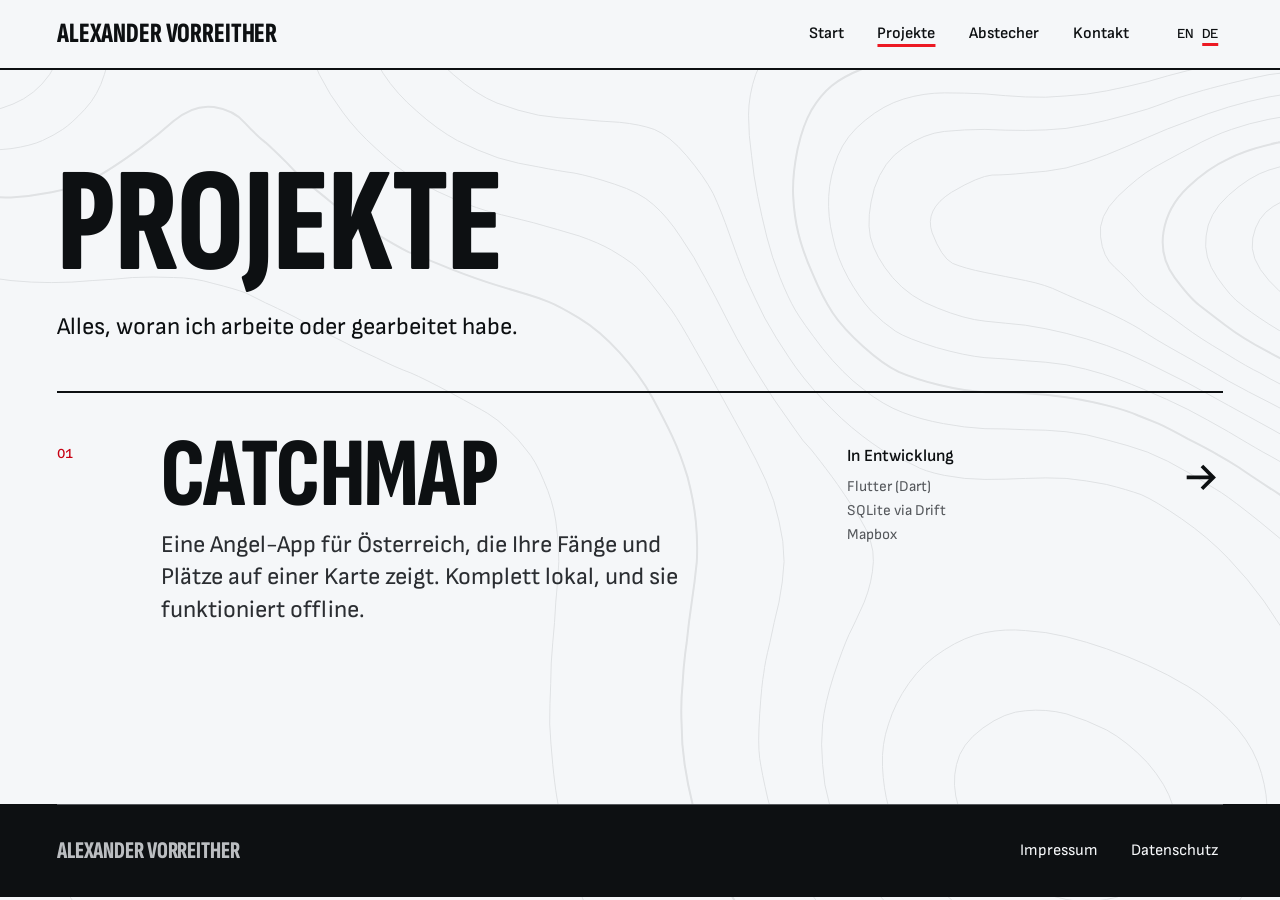
<file: de/projects/index.html>
<!DOCTYPE html><html lang="de"><head><meta charset="utf-8"><meta name="viewport" content="width=device-width, initial-scale=1"><title>Projekte - Alexander Vorreither</title><meta name="description" content="Projekte von Alexander Vorreither: was sie sind, womit sie gebaut sind und wo sie stehen."><link rel="canonical" href="https://avorreither.at/de/projects/"><link rel="alternate" hreflang="en" href="https://avorreither.at/en/projects/"><link rel="alternate" hreflang="de" href="https://avorreither.at/de/projects/"><link rel="alternate" hreflang="x-default" href="https://avorreither.at/en/projects/"><meta property="og:url" content="https://avorreither.at/de/projects/"><link rel="icon" type="image/svg+xml" href="/favicon.svg"><link rel="apple-touch-icon" href="/apple-touch-icon.png"><meta name="theme-color" content="oklch(0.975 0.003 240)"><meta property="og:type" content="website"><meta property="og:site_name" content="Alexander Vorreither"><meta property="og:title" content="Projekte - Alexander Vorreither"><meta property="og:description" content="Projekte von Alexander Vorreither: was sie sind, womit sie gebaut sind und wo sie stehen."><meta property="og:image" content="https://avorreither.at/og-de.png"><meta property="og:image:type" content="image/png"><meta property="og:image:width" content="1200"><meta property="og:image:height" content="630"><meta property="og:image:alt" content="Alexander Vorreither. Software and IT aus Niederösterreich."><meta property="og:locale" content="de_AT"><meta property="og:locale:alternate" content="en_US"><meta name="twitter:card" content="summary_large_image"><meta name="twitter:image:alt" content="Alexander Vorreither. Software and IT aus Niederösterreich."><meta name="generator" content="Astro v7.4.12"><!-- Motion preference before first paint (mirrors lib/animation/motion-pref.ts). No JS: unset, nothing moves. --><script>
      document.documentElement.dataset.motion = matchMedia('(prefers-reduced-motion: reduce)').matches ? 'reduced' : 'full';
    </script><style>@font-face{font-family:"Sofia Sans Extra Condensed-9127dec86b0b1b05";src:url("/_astro/fonts/b9cee78ec5e2ba89.woff2") format("woff2");font-display:swap;unicode-range:U+0000-00FF,U+0131,U+0152-0153,U+02BB-02BC,U+02C6,U+02DA,U+02DC,U+0304,U+0308,U+0329,U+2000-206F,U+20AC,U+2122,U+2191,U+2193,U+2212,U+2215,U+FEFF,U+FFFD;font-weight:800;font-style:normal;}@font-face{font-family:"Sofia Sans Extra Condensed-9127dec86b0b1b05 fallback: Arial Bold";src:local("Arial Bold");font-display:swap;font-weight:800;font-style:normal;size-adjust:64.3776%;ascent-override:139.8001%;descent-override:46.6%;line-gap-override:0%;}:root{--font-face-display:"Sofia Sans Extra Condensed-9127dec86b0b1b05","Sofia Sans Extra Condensed-9127dec86b0b1b05 fallback: Arial Bold","Arial Narrow",sans-serif;}</style><link rel="preload" href="/_astro/fonts/b9cee78ec5e2ba89.woff2" as="font" type="font/woff2" crossorigin><style>@font-face{font-family:"Sofia Sans-28f20b5d88fbd758";src:url("/_astro/fonts/49945f5bab166cc7.woff2") format("woff2");font-display:swap;unicode-range:U+0000-00FF,U+0131,U+0152-0153,U+02BB-02BC,U+02C6,U+02DA,U+02DC,U+0304,U+0308,U+0329,U+2000-206F,U+20AC,U+2122,U+2191,U+2193,U+2212,U+2215,U+FEFF,U+FFFD;font-weight:400;font-style:normal;}@font-face{font-family:"Sofia Sans-28f20b5d88fbd758";src:url("/_astro/fonts/305db04f6ededfee.woff2") format("woff2");font-display:swap;unicode-range:U+0000-00FF,U+0131,U+0152-0153,U+02BB-02BC,U+02C6,U+02DA,U+02DC,U+0304,U+0308,U+0329,U+2000-206F,U+20AC,U+2122,U+2191,U+2193,U+2212,U+2215,U+FEFF,U+FFFD;font-weight:600;font-style:normal;}@font-face{font-family:"Sofia Sans-28f20b5d88fbd758";src:url("/_astro/fonts/76ed9309f6fc1a13.woff2") format("woff2");font-display:swap;unicode-range:U+0000-00FF,U+0131,U+0152-0153,U+02BB-02BC,U+02C6,U+02DA,U+02DC,U+0304,U+0308,U+0329,U+2000-206F,U+20AC,U+2122,U+2191,U+2193,U+2212,U+2215,U+FEFF,U+FFFD;font-weight:400;font-style:italic;}@font-face{font-family:"Sofia Sans-28f20b5d88fbd758";src:url("/_astro/fonts/2c29683341229f3b.woff2") format("woff2");font-display:swap;unicode-range:U+0000-00FF,U+0131,U+0152-0153,U+02BB-02BC,U+02C6,U+02DA,U+02DC,U+0304,U+0308,U+0329,U+2000-206F,U+20AC,U+2122,U+2191,U+2193,U+2212,U+2215,U+FEFF,U+FFFD;font-weight:600;font-style:italic;}@font-face{font-family:"Sofia Sans-28f20b5d88fbd758 fallback: Arial";src:local("Arial");font-display:swap;font-weight:400;font-style:normal;size-adjust:96.4556%;ascent-override:93.3071%;descent-override:31.1024%;line-gap-override:0%;}@font-face{font-family:"Sofia Sans-28f20b5d88fbd758 fallback: Arial";src:local("Arial");font-display:swap;font-weight:600;font-style:normal;size-adjust:96.4556%;ascent-override:93.3071%;descent-override:31.1024%;line-gap-override:0%;}@font-face{font-family:"Sofia Sans-28f20b5d88fbd758 fallback: Arial";src:local("Arial");font-display:swap;font-weight:400;font-style:italic;size-adjust:96.4556%;ascent-override:93.3071%;descent-override:31.1024%;line-gap-override:0%;}@font-face{font-family:"Sofia Sans-28f20b5d88fbd758 fallback: Arial";src:local("Arial");font-display:swap;font-weight:600;font-style:italic;size-adjust:96.4556%;ascent-override:93.3071%;descent-override:31.1024%;line-gap-override:0%;}:root{--font-face-text:"Sofia Sans-28f20b5d88fbd758","Sofia Sans-28f20b5d88fbd758 fallback: Arial",sans-serif;}</style><link rel="preload" href="/_astro/fonts/49945f5bab166cc7.woff2" as="font" type="font/woff2" crossorigin><style>@font-face{font-family:"Azeret Mono-9a5c0ce5e6b8a0d0";src:url("/_astro/fonts/d3f79080f3516c17.woff2") format("woff2");font-display:swap;unicode-range:U+0000-00FF,U+0131,U+0152-0153,U+02BB-02BC,U+02C6,U+02DA,U+02DC,U+0304,U+0308,U+0329,U+2000-206F,U+20AC,U+2122,U+2191,U+2193,U+2212,U+2215,U+FEFF,U+FFFD;font-weight:400;font-style:normal;}@font-face{font-family:"Azeret Mono-9a5c0ce5e6b8a0d0 fallback: Courier New";src:local("Courier New");font-display:swap;font-weight:400;font-style:normal;size-adjust:108.3157%;ascent-override:86.5064%;descent-override:21.2342%;}:root{--font-face-mono:"Azeret Mono-9a5c0ce5e6b8a0d0","Azeret Mono-9a5c0ce5e6b8a0d0 fallback: Courier New",ui-monospace,monospace;}</style><link rel="stylesheet" href="/_astro/Layout.ILWPVymy.css"><style>.stage{border-top:2px solid var(--color-rule);grid-template-columns:minmax(0,1fr) auto;grid-template-areas:"num more""body body""cover cover""facts facts";gap:.75rem 1.5rem;padding-block:clamp(1.5rem,3.5vw,2.5rem);display:grid;position:relative;&:not(:has(>.cover)){grid-template-areas:"num more""body body""facts facts"}& .num{color:var(--color-accent-strong);grid-area:num;align-self:center}& .body{grid-area:body}& .title{font-size:var(--text-stage)}& .title a{color:var(--color-heading);text-decoration:none;transition:color .2s ease-out}& .title a span{transition:translate .5s var(--ease-out-expo);display:inline-block}& .title a:after{content:"";position:absolute;inset:0}&:hover .title a{color:var(--color-accent-strong)}&:hover .title a span{translate:.12em}&:has(a:focus-visible){outline:2px solid var(--focus);outline-offset:4px}& .title a:focus-visible{outline:none}& .one{max-width:44ch;font-size:var(--text-lead);margin-top:.6rem;line-height:1.35}& .cover{background-color:var(--color-surface);grid-area:cover;max-width:30rem}& .cover img{aspect-ratio:16/10;object-fit:cover;filter:grayscale()contrast(1.1);width:100%}& .facts{grid-area:facts;align-content:start;gap:.35rem;display:grid}& .status{color:var(--color-heading);font-weight:600}& .stack{color:var(--color-muted);flex-wrap:wrap;gap:0 1rem;font-size:.9375rem;display:flex}& .more{pointer-events:none;color:var(--color-heading);grid-area:more;align-self:center;font-size:1.5rem;line-height:0}@media (width>=60rem){grid-template-columns:4.5rem minmax(0,1fr) minmax(13rem,19rem) 2.5rem;grid-template-areas:"num body facts more""num cover facts more";align-items:start;column-gap:clamp(1.25rem,2.5vw,3rem);&:not(:has(>.cover)){grid-template-areas:"num body facts more"}& .num{align-self:start;padding-top:.75rem}& .facts{padding-top:.6rem}& .more{align-self:start;padding-top:1.6rem;font-size:2rem}& .cover{margin-top:.75rem}& .stack{display:grid}}@media (hover:hover) and (pointer:fine){html[data-motion=full] & .cover{display:none}}}.peek{z-index:15;aspect-ratio:16/10;border:2px solid var(--color-heading);background-color:var(--color-surface);opacity:0;pointer-events:none;width:clamp(15rem,24vw,26rem);display:none;position:fixed;top:0;left:0;overflow:clip;& img{object-fit:cover;filter:grayscale()contrast(1.1);opacity:0;width:100%;height:100%;position:absolute;inset:0}& img[data-on]{opacity:1}@media (hover:hover) and (pointer:fine){html[data-motion=full] &{display:block}}}
.project-list{& .intro{padding-block:clamp(2.5rem,7vw,6rem) clamp(1.5rem,4vw,3rem);& h1 span{display:block}& p{max-width:40ch;color:var(--color-heading);margin-top:1.25rem;line-height:1.375}}& .list{padding-bottom:var(--section)}}
</style></head><body><a href="#main" class="skip">Zum Inhalt springen</a><div class="field" aria-hidden="true"><svg data-contour-field viewBox="0 0 1600 1100" preserveAspectRatio="xMidYMid slice" fill="none" focusable="false"><path d="M0 801Q40 822 56 831Q73 840 96 854Q120 869 140 884Q160 899 172 909Q183 920 192 929Q200 937 209 949Q218 960 229 976Q240 992 253 1016Q266 1040 273 1055Q280 1071 290 1095L299 1120M0 313Q40 339 60 348Q80 356 100 364Q120 371 140 376Q160 381 180 383Q200 385 220 385Q240 385 260 383Q280 382 300 380Q320 379 340 380Q360 380 380 386Q400 391 411 395Q421 400 431 405Q440 409 460 419Q480 430 491 435Q501 440 511 445Q520 450 540 459Q560 469 574 474Q588 480 614 494Q640 508 650 514Q660 520 670 530Q680 539 688 550Q697 560 705 580Q714 600 717 620Q720 639 720 660Q719 680 717 700Q716 720 714 740Q712 760 712 780Q711 800 711 820Q712 840 714 860Q716 880 718 892Q720 904 726 932Q732 960 739 980Q746 1000 753 1014Q760 1028 776 1054Q792 1080 809 1100L826 1120M210 0Q240 38 253 59Q266 80 272 100Q277 120 278 140Q279 160 272 180Q266 200 253 214Q240 228 231 234Q222 240 211 245Q200 250 180 253Q160 256 140 254Q120 252 101 246Q83 240 61 230Q40 220 26 210Q12 200 6 195L0 191M466 0Q460 40 459 60Q459 80 461 100Q463 120 469 140Q474 160 484 180Q494 200 507 217Q520 235 540 253Q560 272 580 284Q600 296 620 304Q640 312 655 316Q671 320 695 326Q720 333 740 339Q760 346 772 353Q784 360 792 366Q800 372 811 386Q822 400 831 412Q840 425 855 452Q871 480 882 500Q893 520 904 540Q915 560 924 580Q933 600 937 620Q942 640 942 660Q941 680 937 700Q932 720 928 740Q923 760 922 770Q920 780 918 810Q916 840 918 854Q920 868 926 894Q933 920 942 940Q951 960 964 980Q977 1000 989 1013Q1000 1026 1020 1045Q1040 1064 1051 1072Q1062 1080 1071 1086Q1080 1093 1100 1104Q1120 1115 1126 1117L1132 1120M1208 0Q1240 3 1260 2Q1280 2 1286 1L1292 0M1600 1029Q1560 1058 1547 1069Q1533 1080 1507 1098Q1480 1116 1477 1118L1473 1120M164 0Q200 39 212 60Q224 80 229 100Q234 120 233 140Q231 160 218 180Q204 200 182 209Q160 218 140 218Q120 218 100 212Q80 207 60 196Q40 186 24 173Q8 160 4 156L0 152M522 0Q514 40 514 60Q514 80 517 99Q520 119 527 139Q535 160 547 179Q560 199 580 216Q600 234 620 245Q640 255 660 262Q680 268 700 271Q720 275 735 277Q751 280 775 288Q800 296 813 308Q827 320 840 340Q854 360 864 380Q875 400 885 420Q895 440 907 460Q919 480 932 500Q946 520 953 530Q960 541 969 550Q977 560 989 576Q1000 591 1016 616Q1031 640 1030 660Q1029 680 1021 700Q1012 720 1006 732Q1000 745 991 772Q982 800 980 820Q978 840 980 860Q981 880 987 900Q993 920 1003 940Q1013 960 1027 978Q1040 995 1060 1014Q1080 1033 1100 1047Q1120 1061 1139 1070Q1158 1080 1179 1088Q1200 1095 1220 1100Q1240 1104 1260 1106Q1280 1107 1300 1106Q1320 1105 1340 1100Q1360 1096 1379 1088Q1397 1080 1419 1064Q1440 1049 1460 1026Q1480 1002 1495 981Q1511 960 1532 940Q1554 920 1577 911L1600 901M1026 0Q1080 30 1093 35Q1105 40 1133 47Q1160 55 1180 58Q1200 62 1220 63Q1240 64 1260 63Q1280 62 1300 59Q1320 56 1340 52Q1360 48 1380 45Q1400 42 1420 38Q1440 35 1460 33Q1480 31 1500 30Q1520 29 1540 30Q1560 31 1580 33L1600 35M118 0Q160 36 174 58Q188 80 192 100Q197 120 190 140Q183 160 172 169Q160 178 140 181Q120 185 100 180Q80 175 66 168Q52 160 30 140Q7 120 4 115L0 109M571 0Q562 40 562 60Q562 80 567 100Q571 120 582 140Q593 160 616 180Q639 200 659 208Q680 216 700 220Q720 223 740 224Q760 226 780 227Q800 229 814 234Q829 240 846 260Q863 280 872 297Q880 314 888 337Q896 360 904 380Q913 400 923 420Q934 440 947 459Q960 479 979 499Q998 520 1019 536Q1040 552 1050 556Q1060 560 1070 565Q1080 571 1100 575Q1120 579 1140 579Q1160 579 1180 578Q1200 577 1220 578Q1240 580 1260 584Q1280 589 1294 594Q1308 600 1334 618Q1360 636 1380 657Q1400 678 1415 699Q1429 720 1435 729Q1440 737 1450 749Q1459 760 1470 770Q1480 779 1500 789Q1520 799 1540 804Q1560 809 1580 809L1600 810M932 0Q960 40 980 52Q1000 64 1020 69Q1040 75 1060 80Q1080 84 1100 88Q1120 92 1140 96Q1160 100 1180 102Q1200 105 1220 106Q1240 106 1260 104Q1280 103 1300 99Q1320 96 1340 92Q1360 88 1380 85Q1400 81 1420 78Q1440 75 1460 74Q1480 72 1500 72Q1520 72 1540 74Q1560 76 1570 78Q1581 80 1590 81L1600 83M1065 780Q1079 760 1100 747Q1120 734 1140 730Q1160 726 1180 728Q1200 729 1220 734Q1240 739 1260 746Q1280 753 1300 762Q1320 771 1340 783Q1360 795 1380 815Q1400 835 1409 858Q1417 880 1418 900Q1418 920 1414 940Q1410 960 1405 969Q1400 978 1394 989Q1388 1000 1374 1013Q1360 1026 1349 1033Q1338 1040 1309 1048Q1280 1055 1260 1055Q1240 1055 1220 1050Q1200 1046 1180 1038Q1160 1030 1140 1018Q1120 1006 1100 987Q1080 967 1065 944Q1051 920 1045 902Q1040 884 1039 862Q1038 840 1045 820Q1051 800 1065 780ZM623 0Q612 40 613 60Q614 80 622 100Q630 120 654 140Q678 160 699 165Q720 169 740 168Q760 168 779 164Q797 160 819 151Q840 142 854 131Q868 120 872 100Q875 80 873 60Q870 40 865 20L859 0M1600 118Q1560 109 1540 106Q1520 104 1500 103Q1480 103 1460 104Q1440 105 1420 108Q1400 111 1380 116Q1360 120 1340 124Q1320 128 1300 132Q1280 136 1260 138Q1240 140 1220 140Q1200 140 1180 138Q1160 136 1140 133Q1120 130 1100 128Q1080 125 1060 125Q1040 124 1020 125Q1000 127 980 131Q960 136 940 148Q921 160 914 180Q907 200 907 220Q907 240 910 260Q912 280 916 300Q920 320 925 340Q930 360 938 380Q946 400 953 412Q960 424 980 450Q1000 475 1020 490Q1040 506 1059 513Q1077 520 1099 524Q1120 528 1140 529Q1160 529 1180 530Q1200 530 1220 532Q1240 534 1260 540Q1280 545 1300 552Q1320 560 1340 572Q1360 584 1373 592Q1385 600 1410 620Q1435 640 1457 660Q1479 680 1499 697Q1520 713 1540 722Q1560 732 1580 734L1600 736M19 60Q18 40 29 29Q40 19 60 18Q80 18 100 28Q120 39 135 59Q150 80 151 100Q153 120 137 133Q120 146 100 143Q80 140 64 130Q49 120 35 100Q20 80 19 60ZM1112 860Q1116 840 1138 824Q1160 808 1180 807Q1200 805 1220 810Q1240 816 1260 826Q1280 837 1300 858Q1319 880 1325 900Q1330 920 1325 940Q1320 960 1300 975Q1280 990 1260 993Q1240 997 1220 993Q1200 989 1180 978Q1160 968 1140 947Q1120 925 1114 902Q1107 880 1112 860ZM1600 175Q1560 163 1540 159Q1520 155 1500 154Q1480 153 1460 154Q1440 155 1425 158Q1410 160 1385 165Q1360 171 1340 176Q1320 181 1300 187Q1280 192 1260 196Q1240 200 1220 201Q1200 203 1180 202Q1160 201 1140 199Q1120 198 1100 198Q1080 198 1060 204Q1040 210 1022 225Q1003 240 995 260Q987 280 986 300Q985 320 990 340Q994 360 1005 380Q1016 400 1028 413Q1040 425 1052 433Q1063 440 1092 449Q1120 457 1140 459Q1160 460 1180 462Q1200 463 1220 466Q1240 470 1256 475Q1272 480 1296 490Q1320 500 1340 510Q1359 520 1380 532Q1400 544 1414 552Q1429 560 1454 575Q1480 591 1491 595Q1501 600 1511 605Q1520 610 1540 616Q1560 621 1580 618L1600 615M1600 201Q1560 186 1540 182Q1520 178 1500 176Q1480 175 1460 176Q1440 177 1420 180Q1400 184 1380 189Q1360 194 1350 197Q1340 200 1330 203Q1320 207 1300 214Q1280 220 1260 225Q1240 230 1220 233Q1200 235 1180 235Q1160 235 1140 234Q1120 234 1100 236Q1080 238 1060 252Q1040 265 1031 292Q1023 320 1027 340Q1032 360 1049 380Q1066 400 1093 410Q1120 421 1140 423Q1160 425 1180 427Q1200 430 1220 435Q1240 440 1260 447Q1280 454 1300 464Q1320 474 1340 484Q1360 495 1380 506Q1400 517 1420 528Q1440 540 1460 549Q1480 559 1500 567Q1520 575 1540 577Q1560 580 1580 574L1600 568M1600 227Q1560 209 1542 205Q1523 200 1502 198Q1480 196 1460 197Q1440 198 1420 202Q1400 206 1380 212Q1360 218 1340 226Q1320 233 1300 242Q1280 251 1260 259Q1240 267 1220 272Q1200 276 1180 277Q1160 279 1147 279Q1134 280 1107 296Q1080 313 1088 336Q1097 360 1108 366Q1120 371 1140 375Q1160 379 1180 383Q1200 387 1214 394Q1227 400 1254 411Q1280 423 1293 431Q1306 440 1333 455Q1360 470 1380 482Q1400 493 1420 503Q1440 514 1460 523Q1480 532 1500 538Q1520 543 1540 544Q1560 544 1580 536L1600 528M1600 256Q1575 240 1547 231Q1520 221 1500 219Q1480 217 1460 218Q1440 220 1420 224Q1400 228 1383 234Q1365 240 1343 252Q1320 264 1306 272Q1292 280 1271 300Q1251 320 1254 340Q1256 360 1268 370Q1280 381 1288 390Q1296 400 1308 408Q1320 416 1336 428Q1352 440 1376 454Q1400 469 1411 474Q1421 480 1431 485Q1440 490 1460 498Q1480 506 1500 510Q1520 515 1540 513Q1560 511 1580 500L1600 489M1600 359Q1588 320 1574 305Q1560 289 1540 279Q1520 269 1500 266Q1480 263 1460 265Q1440 267 1420 274Q1401 280 1380 299Q1360 317 1358 339Q1355 360 1369 380Q1383 400 1392 406Q1400 413 1420 426Q1440 439 1460 446Q1480 453 1500 455Q1520 457 1540 450Q1560 444 1577 422Q1593 400 1597 381L1600 362M1404 341Q1408 320 1424 310Q1440 300 1460 297Q1480 293 1500 297Q1520 302 1533 311Q1547 320 1553 332Q1560 344 1560 364Q1560 384 1540 403Q1520 421 1500 421Q1480 421 1460 413Q1440 405 1420 383Q1400 361 1404 341Z" stroke-width="1" vector-effect="non-scaling-stroke"></path><path d="M276 0Q318 40 339 48Q360 57 372 28L383 0M0 235Q40 263 60 271Q80 280 100 287Q120 295 140 298Q160 301 180 301Q200 300 220 296Q240 292 254 286Q268 280 294 262Q320 244 340 226Q360 209 380 212Q400 215 411 228Q422 240 431 247Q440 255 452 267Q464 280 472 287Q480 293 497 307Q513 320 537 335Q560 349 572 355Q585 360 612 371Q640 382 660 388Q680 394 690 397Q700 400 710 404Q720 408 740 420Q760 432 780 454Q800 476 812 498Q824 520 832 537Q840 554 847 577Q853 600 855 620Q857 640 856 660Q854 680 851 700Q848 720 846 740Q843 760 842 780Q840 800 841 820Q841 840 844 860Q847 880 852 900Q857 920 866 940Q874 960 885 980Q896 1000 908 1016Q920 1031 940 1053Q960 1075 980 1092Q1000 1109 1007 1115L1015 1120M713 0Q684 40 692 60Q700 80 710 85Q720 91 740 87Q760 83 770 61Q779 40 770 20L762 0M1600 148Q1560 137 1540 134Q1520 131 1500 130Q1480 130 1460 131Q1440 132 1420 135Q1400 137 1380 141Q1360 146 1340 151Q1320 156 1300 160Q1280 165 1260 168Q1240 171 1220 171Q1200 172 1180 170Q1160 169 1140 167Q1120 165 1100 163Q1080 162 1060 164Q1040 166 1020 174Q1000 182 989 191Q978 200 969 215Q960 231 955 255Q950 280 951 300Q952 320 956 336Q960 353 970 376Q980 400 990 415Q1000 430 1020 448Q1040 466 1055 473Q1071 480 1095 486Q1120 492 1140 493Q1160 493 1180 494Q1200 495 1220 498Q1240 501 1260 506Q1280 511 1291 516Q1301 520 1311 524Q1320 528 1340 539Q1360 549 1370 555Q1379 560 1390 567Q1400 574 1420 587Q1440 600 1460 615Q1480 629 1489 635Q1499 640 1509 647Q1520 655 1540 663Q1560 671 1580 671L1600 671M1600 290Q1560 259 1540 251Q1520 244 1507 242Q1494 240 1476 240Q1457 240 1429 247Q1400 253 1380 263Q1360 272 1340 291Q1320 310 1316 335Q1312 360 1327 380Q1342 400 1351 407Q1360 414 1377 427Q1394 440 1417 452Q1440 465 1459 472Q1479 480 1499 483Q1520 487 1539 483Q1557 480 1579 464L1600 447" stroke-width="2" vector-effect="non-scaling-stroke"></path></svg></div><header class="header"><div class="wrap row"><div class="top"><a href="/de/" class="brand display">Alexander Vorreither</a></div><div class="menus"><nav aria-label="Hauptmenü"><ul class="menu"><li><a href="/de/">Start</a></li><li><a href="/de/projects/" aria-current="page">Projekte</a></li><li><a href="/de/detours/">Abstecher</a></li><li><a href="/de/#contact">Kontakt</a></li></ul></nav><nav aria-label="Sprache"><ul class="menu langs"><li><a href="/en/projects/" lang="en" hreflang="en">EN<span class="sr-only"> English</span></a></li><li><a href="/de/projects/" lang="de" hreflang="de" aria-current="true">DE<span class="sr-only"> Deutsch</span></a></li></ul></nav></div></div></header><main id="main"><div class="project-list"><header class="wrap intro"><h1 class="display text-h1"><span class="rise">Projekte</span></h1><p class="rise text-lead" style="--i:1">Alles, woran ich arbeite oder gearbeitet habe.</p></header><ol class="wrap list" data-reveal><li><article class="stage" data-stage="catchmap"><p class="num meta" aria-hidden="true">01</p><div class="body"><h2 class="display title" style="view-transition-name:project-catchmap"><a href="/de/projects/catchmap/"><span>CatchMap</span></a></h2><p class="one">Eine Angel-App für Österreich, die Ihre Fänge und Plätze auf einer Karte zeigt. Komplett lokal, und sie funktioniert offline.</p></div><div class="facts"><p class="status">In Entwicklung</p><ul class="stack" aria-label="Gebaut mit"><li>Flutter (Dart)</li><li>SQLite via Drift</li><li>Mapbox</li></ul></div><p class="more" aria-hidden="true"><svg class="arrow" viewBox="0 0 20 20" fill="none" stroke="currentColor" stroke-width="2" stroke-linecap="square" stroke-linejoin="miter" aria-hidden="true" focusable="false"><path d="M3 10h13M11 4.5l5.5 5.5-5.5 5.5"></path></svg></p></article></li></ol></div></main><footer class="footer"><div class="wrap footer-row"><p class="display footer-name">Alexander Vorreither</p><nav aria-label="Rechtliches"><ul class="menu"><li><a href="/de/impressum/">Impressum</a></li><li><a href="/de/privacy/">Datenschutz</a></li></ul></nav></div></footer><script type="module">var e=[`wheel`,`touchstart`,`pointerdown`,`keydown`],t;function n(e){if(e.length<2)return null;try{return document.getElementById(decodeURIComponent(e.slice(1)))}catch{return null}}function r(n,r){t?.();let i=()=>n.getBoundingClientRect().top+window.scrollY,a=i(),o=()=>n.scrollIntoView({block:`start`,...r&&{behavior:r}}),s=new ResizeObserver(()=>{let e=i();Math.abs(e-a)<1||(a=e,o())});s.observe(document.body);let c=()=>t?.(),l=window.setTimeout(c,1e4);for(let t of e)window.addEventListener(t,c,{passive:!0,capture:!0});return t=()=>{s.disconnect(),window.clearTimeout(l);for(let t of e)window.removeEventListener(t,c,{capture:!0});t=void 0},o}var i=n(window.location.hash);i&&r(i,`instant`)(),document.addEventListener(`click`,e=>{if(e.defaultPrevented||e.button!==0||e.metaKey||e.ctrlKey||e.shiftKey||e.altKey)return;let t=e.target?.closest?.(`a[href*="#"]`);if(!(t instanceof HTMLAnchorElement)||t.origin!==window.location.origin||t.pathname!==window.location.pathname)return;let i=n(t.hash);i&&r(i,void 0)});</script></body></html><script type="module" src="/_astro/Layout.astro_astro_type_script_index_0_lang.Bu64iR2c.js"></script>
</file>
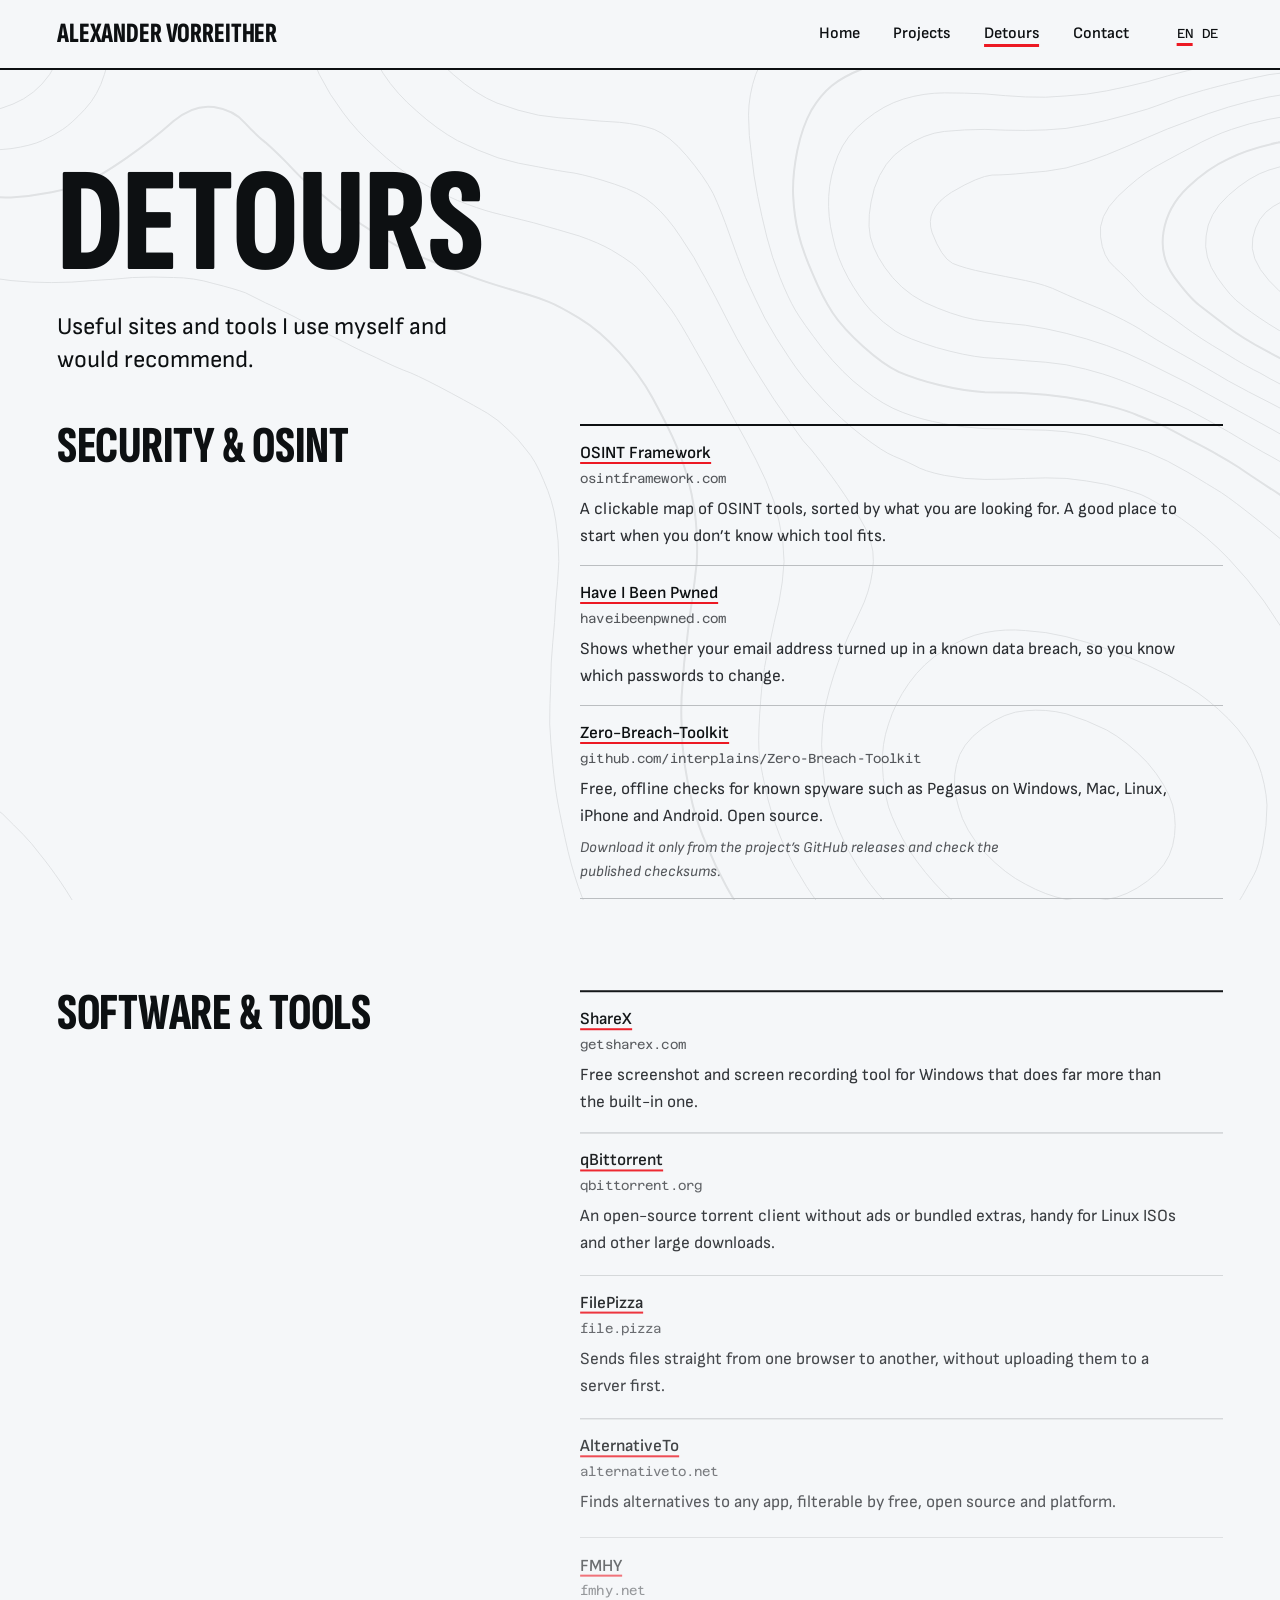
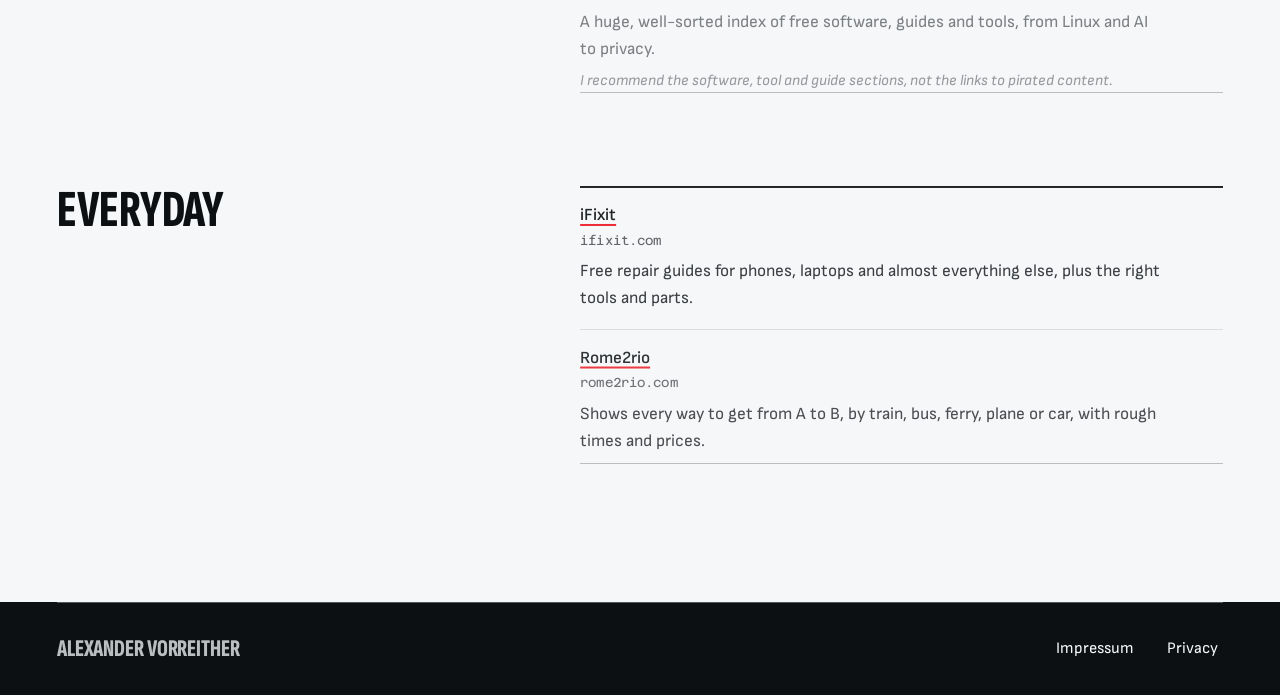
<file: en/detours/index.html>
<!DOCTYPE html><html lang="en"><head><meta charset="utf-8"><meta name="viewport" content="width=device-width, initial-scale=1"><title>Detours - Alexander Vorreither</title><meta name="description" content="Sites and tools Alexander Vorreither uses and recommends, plus a few fun facts."><link rel="canonical" href="https://avorreither.at/en/detours/"><link rel="alternate" hreflang="en" href="https://avorreither.at/en/detours/"><link rel="alternate" hreflang="de" href="https://avorreither.at/de/detours/"><link rel="alternate" hreflang="x-default" href="https://avorreither.at/en/detours/"><meta property="og:url" content="https://avorreither.at/en/detours/"><link rel="icon" type="image/svg+xml" href="/favicon.svg"><link rel="apple-touch-icon" href="/apple-touch-icon.png"><meta name="theme-color" content="oklch(0.975 0.003 240)"><meta property="og:type" content="website"><meta property="og:site_name" content="Alexander Vorreither"><meta property="og:title" content="Detours - Alexander Vorreither"><meta property="og:description" content="Sites and tools Alexander Vorreither uses and recommends, plus a few fun facts."><meta property="og:image" content="https://avorreither.at/og-en.png"><meta property="og:image:type" content="image/png"><meta property="og:image:width" content="1200"><meta property="og:image:height" content="630"><meta property="og:image:alt" content="Alexander Vorreither. Software and IT from Lower Austria."><meta property="og:locale" content="en_US"><meta property="og:locale:alternate" content="de_AT"><meta name="twitter:card" content="summary_large_image"><meta name="twitter:image:alt" content="Alexander Vorreither. Software and IT from Lower Austria."><meta name="generator" content="Astro v7.4.12"><!-- Motion preference before first paint (mirrors lib/animation/motion-pref.ts). No JS: unset, nothing moves. --><script>
      document.documentElement.dataset.motion = matchMedia('(prefers-reduced-motion: reduce)').matches ? 'reduced' : 'full';
    </script><style>@font-face{font-family:"Sofia Sans Extra Condensed-9127dec86b0b1b05";src:url("/_astro/fonts/b9cee78ec5e2ba89.woff2") format("woff2");font-display:swap;unicode-range:U+0000-00FF,U+0131,U+0152-0153,U+02BB-02BC,U+02C6,U+02DA,U+02DC,U+0304,U+0308,U+0329,U+2000-206F,U+20AC,U+2122,U+2191,U+2193,U+2212,U+2215,U+FEFF,U+FFFD;font-weight:800;font-style:normal;}@font-face{font-family:"Sofia Sans Extra Condensed-9127dec86b0b1b05 fallback: Arial Bold";src:local("Arial Bold");font-display:swap;font-weight:800;font-style:normal;size-adjust:64.3776%;ascent-override:139.8001%;descent-override:46.6%;line-gap-override:0%;}:root{--font-face-display:"Sofia Sans Extra Condensed-9127dec86b0b1b05","Sofia Sans Extra Condensed-9127dec86b0b1b05 fallback: Arial Bold","Arial Narrow",sans-serif;}</style><link rel="preload" href="/_astro/fonts/b9cee78ec5e2ba89.woff2" as="font" type="font/woff2" crossorigin><style>@font-face{font-family:"Sofia Sans-28f20b5d88fbd758";src:url("/_astro/fonts/49945f5bab166cc7.woff2") format("woff2");font-display:swap;unicode-range:U+0000-00FF,U+0131,U+0152-0153,U+02BB-02BC,U+02C6,U+02DA,U+02DC,U+0304,U+0308,U+0329,U+2000-206F,U+20AC,U+2122,U+2191,U+2193,U+2212,U+2215,U+FEFF,U+FFFD;font-weight:400;font-style:normal;}@font-face{font-family:"Sofia Sans-28f20b5d88fbd758";src:url("/_astro/fonts/305db04f6ededfee.woff2") format("woff2");font-display:swap;unicode-range:U+0000-00FF,U+0131,U+0152-0153,U+02BB-02BC,U+02C6,U+02DA,U+02DC,U+0304,U+0308,U+0329,U+2000-206F,U+20AC,U+2122,U+2191,U+2193,U+2212,U+2215,U+FEFF,U+FFFD;font-weight:600;font-style:normal;}@font-face{font-family:"Sofia Sans-28f20b5d88fbd758";src:url("/_astro/fonts/76ed9309f6fc1a13.woff2") format("woff2");font-display:swap;unicode-range:U+0000-00FF,U+0131,U+0152-0153,U+02BB-02BC,U+02C6,U+02DA,U+02DC,U+0304,U+0308,U+0329,U+2000-206F,U+20AC,U+2122,U+2191,U+2193,U+2212,U+2215,U+FEFF,U+FFFD;font-weight:400;font-style:italic;}@font-face{font-family:"Sofia Sans-28f20b5d88fbd758";src:url("/_astro/fonts/2c29683341229f3b.woff2") format("woff2");font-display:swap;unicode-range:U+0000-00FF,U+0131,U+0152-0153,U+02BB-02BC,U+02C6,U+02DA,U+02DC,U+0304,U+0308,U+0329,U+2000-206F,U+20AC,U+2122,U+2191,U+2193,U+2212,U+2215,U+FEFF,U+FFFD;font-weight:600;font-style:italic;}@font-face{font-family:"Sofia Sans-28f20b5d88fbd758 fallback: Arial";src:local("Arial");font-display:swap;font-weight:400;font-style:normal;size-adjust:96.4556%;ascent-override:93.3071%;descent-override:31.1024%;line-gap-override:0%;}@font-face{font-family:"Sofia Sans-28f20b5d88fbd758 fallback: Arial";src:local("Arial");font-display:swap;font-weight:600;font-style:normal;size-adjust:96.4556%;ascent-override:93.3071%;descent-override:31.1024%;line-gap-override:0%;}@font-face{font-family:"Sofia Sans-28f20b5d88fbd758 fallback: Arial";src:local("Arial");font-display:swap;font-weight:400;font-style:italic;size-adjust:96.4556%;ascent-override:93.3071%;descent-override:31.1024%;line-gap-override:0%;}@font-face{font-family:"Sofia Sans-28f20b5d88fbd758 fallback: Arial";src:local("Arial");font-display:swap;font-weight:600;font-style:italic;size-adjust:96.4556%;ascent-override:93.3071%;descent-override:31.1024%;line-gap-override:0%;}:root{--font-face-text:"Sofia Sans-28f20b5d88fbd758","Sofia Sans-28f20b5d88fbd758 fallback: Arial",sans-serif;}</style><link rel="preload" href="/_astro/fonts/49945f5bab166cc7.woff2" as="font" type="font/woff2" crossorigin><style>@font-face{font-family:"Azeret Mono-9a5c0ce5e6b8a0d0";src:url("/_astro/fonts/d3f79080f3516c17.woff2") format("woff2");font-display:swap;unicode-range:U+0000-00FF,U+0131,U+0152-0153,U+02BB-02BC,U+02C6,U+02DA,U+02DC,U+0304,U+0308,U+0329,U+2000-206F,U+20AC,U+2122,U+2191,U+2193,U+2212,U+2215,U+FEFF,U+FFFD;font-weight:400;font-style:normal;}@font-face{font-family:"Azeret Mono-9a5c0ce5e6b8a0d0 fallback: Courier New";src:local("Courier New");font-display:swap;font-weight:400;font-style:normal;size-adjust:108.3157%;ascent-override:86.5064%;descent-override:21.2342%;}:root{--font-face-mono:"Azeret Mono-9a5c0ce5e6b8a0d0","Azeret Mono-9a5c0ce5e6b8a0d0 fallback: Courier New",ui-monospace,monospace;}</style><link rel="stylesheet" href="/_astro/Layout.ILWPVymy.css"><style>.detours{& .intro{padding-block:clamp(2.5rem,7vw,6rem) clamp(1.5rem,4vw,3rem);& h1 span{display:block}& p{max-width:40ch;color:var(--color-heading);margin-top:1.25rem;line-height:1.375}}& .body{padding-bottom:var(--section);gap:clamp(3rem,7vw,6rem);display:grid}& .group{align-items:start;gap:1.25rem clamp(2rem,5vw,5rem);display:grid}& .group h2{color:var(--color-heading)}@media (width>=60rem){& .group{grid-template-columns:minmax(0,5fr) minmax(0,7fr)}}& .site{flex-direction:column;gap:.15rem;min-height:2.75rem;text-decoration:none;display:inline-flex}& .site-name{color:var(--color-heading);text-decoration:underline;text-decoration-color:var(--color-accent);text-underline-offset:.25em;font-weight:600;text-decoration-thickness:2px}& .site:hover .site-name{text-decoration-thickness:3px}& .site-url{color:var(--color-muted);overflow-wrap:anywhere}& .site-note{max-width:60ch;margin-top:.5rem}& .site-caveat{max-width:60ch;color:var(--color-muted);margin-top:.35rem;font-size:.9375rem;font-style:italic}& .fact-list li{grid-template-columns:2.5rem minmax(0,1fr);align-items:baseline;display:grid}& .fact-number{color:var(--color-accent-strong)}& .fact-list p{max-width:60ch}}
</style></head><body><a href="#main" class="skip">Skip to content</a><div class="field" aria-hidden="true"><svg data-contour-field viewBox="0 0 1600 1100" preserveAspectRatio="xMidYMid slice" fill="none" focusable="false"><path d="M0 801Q40 822 56 831Q73 840 96 854Q120 869 140 884Q160 899 172 909Q183 920 192 929Q200 937 209 949Q218 960 229 976Q240 992 253 1016Q266 1040 273 1055Q280 1071 290 1095L299 1120M0 313Q40 339 60 348Q80 356 100 364Q120 371 140 376Q160 381 180 383Q200 385 220 385Q240 385 260 383Q280 382 300 380Q320 379 340 380Q360 380 380 386Q400 391 411 395Q421 400 431 405Q440 409 460 419Q480 430 491 435Q501 440 511 445Q520 450 540 459Q560 469 574 474Q588 480 614 494Q640 508 650 514Q660 520 670 530Q680 539 688 550Q697 560 705 580Q714 600 717 620Q720 639 720 660Q719 680 717 700Q716 720 714 740Q712 760 712 780Q711 800 711 820Q712 840 714 860Q716 880 718 892Q720 904 726 932Q732 960 739 980Q746 1000 753 1014Q760 1028 776 1054Q792 1080 809 1100L826 1120M210 0Q240 38 253 59Q266 80 272 100Q277 120 278 140Q279 160 272 180Q266 200 253 214Q240 228 231 234Q222 240 211 245Q200 250 180 253Q160 256 140 254Q120 252 101 246Q83 240 61 230Q40 220 26 210Q12 200 6 195L0 191M466 0Q460 40 459 60Q459 80 461 100Q463 120 469 140Q474 160 484 180Q494 200 507 217Q520 235 540 253Q560 272 580 284Q600 296 620 304Q640 312 655 316Q671 320 695 326Q720 333 740 339Q760 346 772 353Q784 360 792 366Q800 372 811 386Q822 400 831 412Q840 425 855 452Q871 480 882 500Q893 520 904 540Q915 560 924 580Q933 600 937 620Q942 640 942 660Q941 680 937 700Q932 720 928 740Q923 760 922 770Q920 780 918 810Q916 840 918 854Q920 868 926 894Q933 920 942 940Q951 960 964 980Q977 1000 989 1013Q1000 1026 1020 1045Q1040 1064 1051 1072Q1062 1080 1071 1086Q1080 1093 1100 1104Q1120 1115 1126 1117L1132 1120M1208 0Q1240 3 1260 2Q1280 2 1286 1L1292 0M1600 1029Q1560 1058 1547 1069Q1533 1080 1507 1098Q1480 1116 1477 1118L1473 1120M164 0Q200 39 212 60Q224 80 229 100Q234 120 233 140Q231 160 218 180Q204 200 182 209Q160 218 140 218Q120 218 100 212Q80 207 60 196Q40 186 24 173Q8 160 4 156L0 152M522 0Q514 40 514 60Q514 80 517 99Q520 119 527 139Q535 160 547 179Q560 199 580 216Q600 234 620 245Q640 255 660 262Q680 268 700 271Q720 275 735 277Q751 280 775 288Q800 296 813 308Q827 320 840 340Q854 360 864 380Q875 400 885 420Q895 440 907 460Q919 480 932 500Q946 520 953 530Q960 541 969 550Q977 560 989 576Q1000 591 1016 616Q1031 640 1030 660Q1029 680 1021 700Q1012 720 1006 732Q1000 745 991 772Q982 800 980 820Q978 840 980 860Q981 880 987 900Q993 920 1003 940Q1013 960 1027 978Q1040 995 1060 1014Q1080 1033 1100 1047Q1120 1061 1139 1070Q1158 1080 1179 1088Q1200 1095 1220 1100Q1240 1104 1260 1106Q1280 1107 1300 1106Q1320 1105 1340 1100Q1360 1096 1379 1088Q1397 1080 1419 1064Q1440 1049 1460 1026Q1480 1002 1495 981Q1511 960 1532 940Q1554 920 1577 911L1600 901M1026 0Q1080 30 1093 35Q1105 40 1133 47Q1160 55 1180 58Q1200 62 1220 63Q1240 64 1260 63Q1280 62 1300 59Q1320 56 1340 52Q1360 48 1380 45Q1400 42 1420 38Q1440 35 1460 33Q1480 31 1500 30Q1520 29 1540 30Q1560 31 1580 33L1600 35M118 0Q160 36 174 58Q188 80 192 100Q197 120 190 140Q183 160 172 169Q160 178 140 181Q120 185 100 180Q80 175 66 168Q52 160 30 140Q7 120 4 115L0 109M571 0Q562 40 562 60Q562 80 567 100Q571 120 582 140Q593 160 616 180Q639 200 659 208Q680 216 700 220Q720 223 740 224Q760 226 780 227Q800 229 814 234Q829 240 846 260Q863 280 872 297Q880 314 888 337Q896 360 904 380Q913 400 923 420Q934 440 947 459Q960 479 979 499Q998 520 1019 536Q1040 552 1050 556Q1060 560 1070 565Q1080 571 1100 575Q1120 579 1140 579Q1160 579 1180 578Q1200 577 1220 578Q1240 580 1260 584Q1280 589 1294 594Q1308 600 1334 618Q1360 636 1380 657Q1400 678 1415 699Q1429 720 1435 729Q1440 737 1450 749Q1459 760 1470 770Q1480 779 1500 789Q1520 799 1540 804Q1560 809 1580 809L1600 810M932 0Q960 40 980 52Q1000 64 1020 69Q1040 75 1060 80Q1080 84 1100 88Q1120 92 1140 96Q1160 100 1180 102Q1200 105 1220 106Q1240 106 1260 104Q1280 103 1300 99Q1320 96 1340 92Q1360 88 1380 85Q1400 81 1420 78Q1440 75 1460 74Q1480 72 1500 72Q1520 72 1540 74Q1560 76 1570 78Q1581 80 1590 81L1600 83M1065 780Q1079 760 1100 747Q1120 734 1140 730Q1160 726 1180 728Q1200 729 1220 734Q1240 739 1260 746Q1280 753 1300 762Q1320 771 1340 783Q1360 795 1380 815Q1400 835 1409 858Q1417 880 1418 900Q1418 920 1414 940Q1410 960 1405 969Q1400 978 1394 989Q1388 1000 1374 1013Q1360 1026 1349 1033Q1338 1040 1309 1048Q1280 1055 1260 1055Q1240 1055 1220 1050Q1200 1046 1180 1038Q1160 1030 1140 1018Q1120 1006 1100 987Q1080 967 1065 944Q1051 920 1045 902Q1040 884 1039 862Q1038 840 1045 820Q1051 800 1065 780ZM623 0Q612 40 613 60Q614 80 622 100Q630 120 654 140Q678 160 699 165Q720 169 740 168Q760 168 779 164Q797 160 819 151Q840 142 854 131Q868 120 872 100Q875 80 873 60Q870 40 865 20L859 0M1600 118Q1560 109 1540 106Q1520 104 1500 103Q1480 103 1460 104Q1440 105 1420 108Q1400 111 1380 116Q1360 120 1340 124Q1320 128 1300 132Q1280 136 1260 138Q1240 140 1220 140Q1200 140 1180 138Q1160 136 1140 133Q1120 130 1100 128Q1080 125 1060 125Q1040 124 1020 125Q1000 127 980 131Q960 136 940 148Q921 160 914 180Q907 200 907 220Q907 240 910 260Q912 280 916 300Q920 320 925 340Q930 360 938 380Q946 400 953 412Q960 424 980 450Q1000 475 1020 490Q1040 506 1059 513Q1077 520 1099 524Q1120 528 1140 529Q1160 529 1180 530Q1200 530 1220 532Q1240 534 1260 540Q1280 545 1300 552Q1320 560 1340 572Q1360 584 1373 592Q1385 600 1410 620Q1435 640 1457 660Q1479 680 1499 697Q1520 713 1540 722Q1560 732 1580 734L1600 736M19 60Q18 40 29 29Q40 19 60 18Q80 18 100 28Q120 39 135 59Q150 80 151 100Q153 120 137 133Q120 146 100 143Q80 140 64 130Q49 120 35 100Q20 80 19 60ZM1112 860Q1116 840 1138 824Q1160 808 1180 807Q1200 805 1220 810Q1240 816 1260 826Q1280 837 1300 858Q1319 880 1325 900Q1330 920 1325 940Q1320 960 1300 975Q1280 990 1260 993Q1240 997 1220 993Q1200 989 1180 978Q1160 968 1140 947Q1120 925 1114 902Q1107 880 1112 860ZM1600 175Q1560 163 1540 159Q1520 155 1500 154Q1480 153 1460 154Q1440 155 1425 158Q1410 160 1385 165Q1360 171 1340 176Q1320 181 1300 187Q1280 192 1260 196Q1240 200 1220 201Q1200 203 1180 202Q1160 201 1140 199Q1120 198 1100 198Q1080 198 1060 204Q1040 210 1022 225Q1003 240 995 260Q987 280 986 300Q985 320 990 340Q994 360 1005 380Q1016 400 1028 413Q1040 425 1052 433Q1063 440 1092 449Q1120 457 1140 459Q1160 460 1180 462Q1200 463 1220 466Q1240 470 1256 475Q1272 480 1296 490Q1320 500 1340 510Q1359 520 1380 532Q1400 544 1414 552Q1429 560 1454 575Q1480 591 1491 595Q1501 600 1511 605Q1520 610 1540 616Q1560 621 1580 618L1600 615M1600 201Q1560 186 1540 182Q1520 178 1500 176Q1480 175 1460 176Q1440 177 1420 180Q1400 184 1380 189Q1360 194 1350 197Q1340 200 1330 203Q1320 207 1300 214Q1280 220 1260 225Q1240 230 1220 233Q1200 235 1180 235Q1160 235 1140 234Q1120 234 1100 236Q1080 238 1060 252Q1040 265 1031 292Q1023 320 1027 340Q1032 360 1049 380Q1066 400 1093 410Q1120 421 1140 423Q1160 425 1180 427Q1200 430 1220 435Q1240 440 1260 447Q1280 454 1300 464Q1320 474 1340 484Q1360 495 1380 506Q1400 517 1420 528Q1440 540 1460 549Q1480 559 1500 567Q1520 575 1540 577Q1560 580 1580 574L1600 568M1600 227Q1560 209 1542 205Q1523 200 1502 198Q1480 196 1460 197Q1440 198 1420 202Q1400 206 1380 212Q1360 218 1340 226Q1320 233 1300 242Q1280 251 1260 259Q1240 267 1220 272Q1200 276 1180 277Q1160 279 1147 279Q1134 280 1107 296Q1080 313 1088 336Q1097 360 1108 366Q1120 371 1140 375Q1160 379 1180 383Q1200 387 1214 394Q1227 400 1254 411Q1280 423 1293 431Q1306 440 1333 455Q1360 470 1380 482Q1400 493 1420 503Q1440 514 1460 523Q1480 532 1500 538Q1520 543 1540 544Q1560 544 1580 536L1600 528M1600 256Q1575 240 1547 231Q1520 221 1500 219Q1480 217 1460 218Q1440 220 1420 224Q1400 228 1383 234Q1365 240 1343 252Q1320 264 1306 272Q1292 280 1271 300Q1251 320 1254 340Q1256 360 1268 370Q1280 381 1288 390Q1296 400 1308 408Q1320 416 1336 428Q1352 440 1376 454Q1400 469 1411 474Q1421 480 1431 485Q1440 490 1460 498Q1480 506 1500 510Q1520 515 1540 513Q1560 511 1580 500L1600 489M1600 359Q1588 320 1574 305Q1560 289 1540 279Q1520 269 1500 266Q1480 263 1460 265Q1440 267 1420 274Q1401 280 1380 299Q1360 317 1358 339Q1355 360 1369 380Q1383 400 1392 406Q1400 413 1420 426Q1440 439 1460 446Q1480 453 1500 455Q1520 457 1540 450Q1560 444 1577 422Q1593 400 1597 381L1600 362M1404 341Q1408 320 1424 310Q1440 300 1460 297Q1480 293 1500 297Q1520 302 1533 311Q1547 320 1553 332Q1560 344 1560 364Q1560 384 1540 403Q1520 421 1500 421Q1480 421 1460 413Q1440 405 1420 383Q1400 361 1404 341Z" stroke-width="1" vector-effect="non-scaling-stroke"></path><path d="M276 0Q318 40 339 48Q360 57 372 28L383 0M0 235Q40 263 60 271Q80 280 100 287Q120 295 140 298Q160 301 180 301Q200 300 220 296Q240 292 254 286Q268 280 294 262Q320 244 340 226Q360 209 380 212Q400 215 411 228Q422 240 431 247Q440 255 452 267Q464 280 472 287Q480 293 497 307Q513 320 537 335Q560 349 572 355Q585 360 612 371Q640 382 660 388Q680 394 690 397Q700 400 710 404Q720 408 740 420Q760 432 780 454Q800 476 812 498Q824 520 832 537Q840 554 847 577Q853 600 855 620Q857 640 856 660Q854 680 851 700Q848 720 846 740Q843 760 842 780Q840 800 841 820Q841 840 844 860Q847 880 852 900Q857 920 866 940Q874 960 885 980Q896 1000 908 1016Q920 1031 940 1053Q960 1075 980 1092Q1000 1109 1007 1115L1015 1120M713 0Q684 40 692 60Q700 80 710 85Q720 91 740 87Q760 83 770 61Q779 40 770 20L762 0M1600 148Q1560 137 1540 134Q1520 131 1500 130Q1480 130 1460 131Q1440 132 1420 135Q1400 137 1380 141Q1360 146 1340 151Q1320 156 1300 160Q1280 165 1260 168Q1240 171 1220 171Q1200 172 1180 170Q1160 169 1140 167Q1120 165 1100 163Q1080 162 1060 164Q1040 166 1020 174Q1000 182 989 191Q978 200 969 215Q960 231 955 255Q950 280 951 300Q952 320 956 336Q960 353 970 376Q980 400 990 415Q1000 430 1020 448Q1040 466 1055 473Q1071 480 1095 486Q1120 492 1140 493Q1160 493 1180 494Q1200 495 1220 498Q1240 501 1260 506Q1280 511 1291 516Q1301 520 1311 524Q1320 528 1340 539Q1360 549 1370 555Q1379 560 1390 567Q1400 574 1420 587Q1440 600 1460 615Q1480 629 1489 635Q1499 640 1509 647Q1520 655 1540 663Q1560 671 1580 671L1600 671M1600 290Q1560 259 1540 251Q1520 244 1507 242Q1494 240 1476 240Q1457 240 1429 247Q1400 253 1380 263Q1360 272 1340 291Q1320 310 1316 335Q1312 360 1327 380Q1342 400 1351 407Q1360 414 1377 427Q1394 440 1417 452Q1440 465 1459 472Q1479 480 1499 483Q1520 487 1539 483Q1557 480 1579 464L1600 447" stroke-width="2" vector-effect="non-scaling-stroke"></path></svg></div><header class="header"><div class="wrap row"><div class="top"><a href="/en/" class="brand display">Alexander Vorreither</a></div><div class="menus"><nav aria-label="Main"><ul class="menu"><li><a href="/en/">Home</a></li><li><a href="/en/projects/">Projects</a></li><li><a href="/en/detours/" aria-current="page">Detours</a></li><li><a href="/en/#contact">Contact</a></li></ul></nav><nav aria-label="Language"><ul class="menu langs"><li><a href="/en/detours/" lang="en" hreflang="en" aria-current="true">EN<span class="sr-only"> English</span></a></li><li><a href="/de/detours/" lang="de" hreflang="de">DE<span class="sr-only"> Deutsch</span></a></li></ul></nav></div></div></header><main id="main"><div class="detours"><header class="wrap intro"><h1 class="display text-h1"><span class="rise">Detours</span></h1><p class="rise text-lead" style="--i:1">Useful sites and tools I use myself and would recommend.</p></header><div class="wrap body"><section class="group" aria-labelledby="detours-group-0"><h2 id="detours-group-0" class="display text-h3" data-lines>Security &amp; OSINT</h2><ul class="rows sites" data-reveal><li><a href="https://osintframework.com/" class="site" rel="noopener noreferrer"><span class="site-name">OSINT Framework</span><span class="meta site-url">osintframework.com</span></a><p class="site-note">A clickable map of OSINT tools, sorted by what you are looking for. A good place to start when you don’t know which tool fits.</p></li><li><a href="https://haveibeenpwned.com/" class="site" rel="noopener noreferrer"><span class="site-name">Have I Been Pwned</span><span class="meta site-url">haveibeenpwned.com</span></a><p class="site-note">Shows whether your email address turned up in a known data breach, so you know which passwords to change.</p></li><li><a href="https://github.com/interplains/Zero-Breach-Toolkit" class="site" rel="noopener noreferrer"><span class="site-name">Zero-Breach-Toolkit</span><span class="meta site-url">github.com/interplains/Zero-Breach-Toolkit</span></a><p class="site-note">Free, offline checks for known spyware such as Pegasus on Windows, Mac, Linux, iPhone and Android. Open source.</p><p class="site-caveat">Download it only from the project’s GitHub releases and check the published checksums.</p></li></ul></section><section class="group" aria-labelledby="detours-group-1"><h2 id="detours-group-1" class="display text-h3" data-lines>Software &amp; Tools</h2><ul class="rows sites" data-reveal><li><a href="https://getsharex.com/" class="site" rel="noopener noreferrer"><span class="site-name">ShareX</span><span class="meta site-url">getsharex.com</span></a><p class="site-note">Free screenshot and screen recording tool for Windows that does far more than the built-in one.</p></li><li><a href="https://www.qbittorrent.org/" class="site" rel="noopener noreferrer"><span class="site-name">qBittorrent</span><span class="meta site-url">qbittorrent.org</span></a><p class="site-note">An open-source torrent client without ads or bundled extras, handy for Linux ISOs and other large downloads.</p></li><li><a href="https://file.pizza/" class="site" rel="noopener noreferrer"><span class="site-name">FilePizza</span><span class="meta site-url">file.pizza</span></a><p class="site-note">Sends files straight from one browser to another, without uploading them to a server first.</p></li><li><a href="https://alternativeto.net/" class="site" rel="noopener noreferrer"><span class="site-name">AlternativeTo</span><span class="meta site-url">alternativeto.net</span></a><p class="site-note">Finds alternatives to any app, filterable by free, open source and platform.</p></li><li><a href="https://fmhy.net/" class="site" rel="noopener noreferrer"><span class="site-name">FMHY</span><span class="meta site-url">fmhy.net</span></a><p class="site-note">A huge, well-sorted index of free software, guides and tools, from Linux and AI to privacy.</p><p class="site-caveat">I recommend the software, tool and guide sections, not the links to pirated content.</p></li></ul></section><section class="group" aria-labelledby="detours-group-2"><h2 id="detours-group-2" class="display text-h3" data-lines>Everyday</h2><ul class="rows sites" data-reveal><li><a href="https://www.ifixit.com/" class="site" rel="noopener noreferrer"><span class="site-name">iFixit</span><span class="meta site-url">ifixit.com</span></a><p class="site-note">Free repair guides for phones, laptops and almost everything else, plus the right tools and parts.</p></li><li><a href="https://www.rome2rio.com/" class="site" rel="noopener noreferrer"><span class="site-name">Rome2rio</span><span class="meta site-url">rome2rio.com</span></a><p class="site-note">Shows every way to get from A to B, by train, bus, ferry, plane or car, with rough times and prices.</p></li></ul></section></div></div></main><footer class="footer"><div class="wrap footer-row"><p class="display footer-name">Alexander Vorreither</p><nav aria-label="Legal"><ul class="menu"><li><a href="/en/impressum/">Impressum</a></li><li><a href="/en/privacy/">Privacy</a></li></ul></nav></div></footer><script type="module">var e=[`wheel`,`touchstart`,`pointerdown`,`keydown`],t;function n(e){if(e.length<2)return null;try{return document.getElementById(decodeURIComponent(e.slice(1)))}catch{return null}}function r(n,r){t?.();let i=()=>n.getBoundingClientRect().top+window.scrollY,a=i(),o=()=>n.scrollIntoView({block:`start`,...r&&{behavior:r}}),s=new ResizeObserver(()=>{let e=i();Math.abs(e-a)<1||(a=e,o())});s.observe(document.body);let c=()=>t?.(),l=window.setTimeout(c,1e4);for(let t of e)window.addEventListener(t,c,{passive:!0,capture:!0});return t=()=>{s.disconnect(),window.clearTimeout(l);for(let t of e)window.removeEventListener(t,c,{capture:!0});t=void 0},o}var i=n(window.location.hash);i&&r(i,`instant`)(),document.addEventListener(`click`,e=>{if(e.defaultPrevented||e.button!==0||e.metaKey||e.ctrlKey||e.shiftKey||e.altKey)return;let t=e.target?.closest?.(`a[href*="#"]`);if(!(t instanceof HTMLAnchorElement)||t.origin!==window.location.origin||t.pathname!==window.location.pathname)return;let i=n(t.hash);i&&r(i,void 0)});</script></body></html><script type="module" src="/_astro/Layout.astro_astro_type_script_index_0_lang.Bu64iR2c.js"></script>
</file>
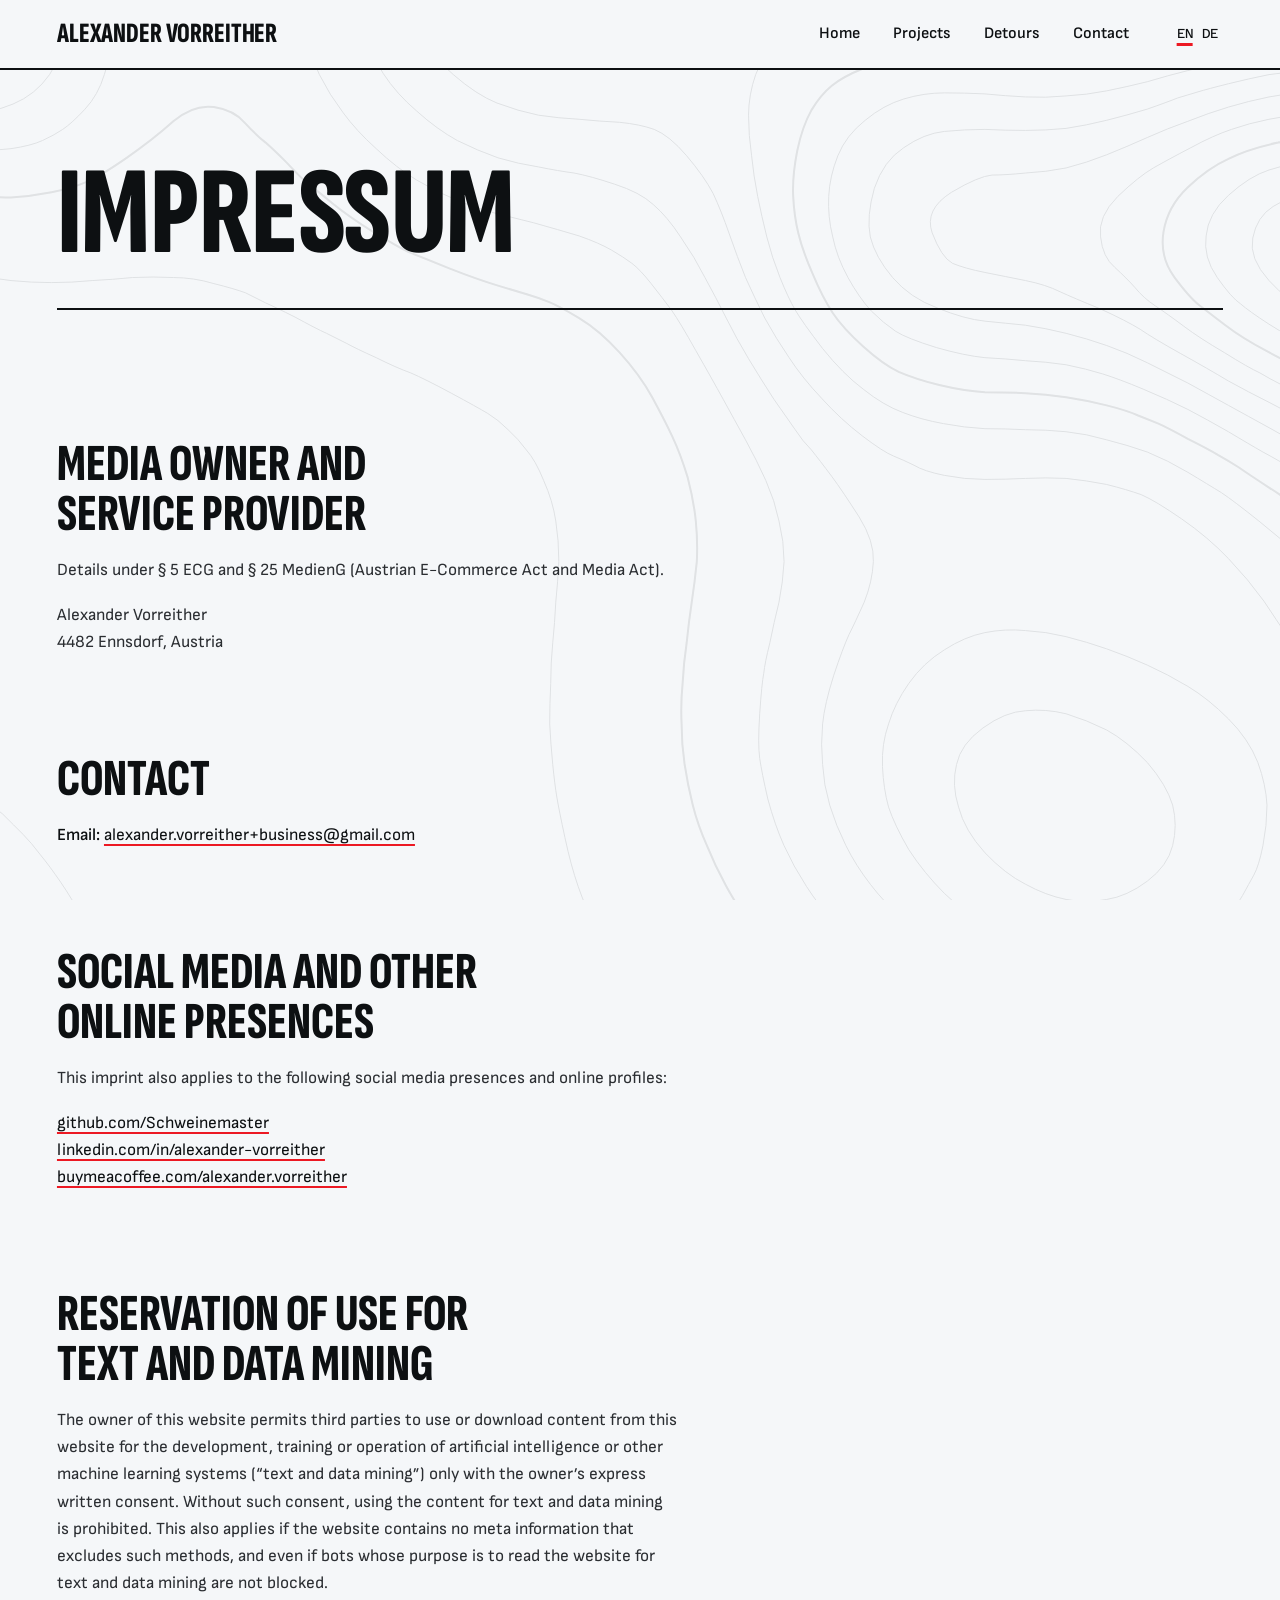
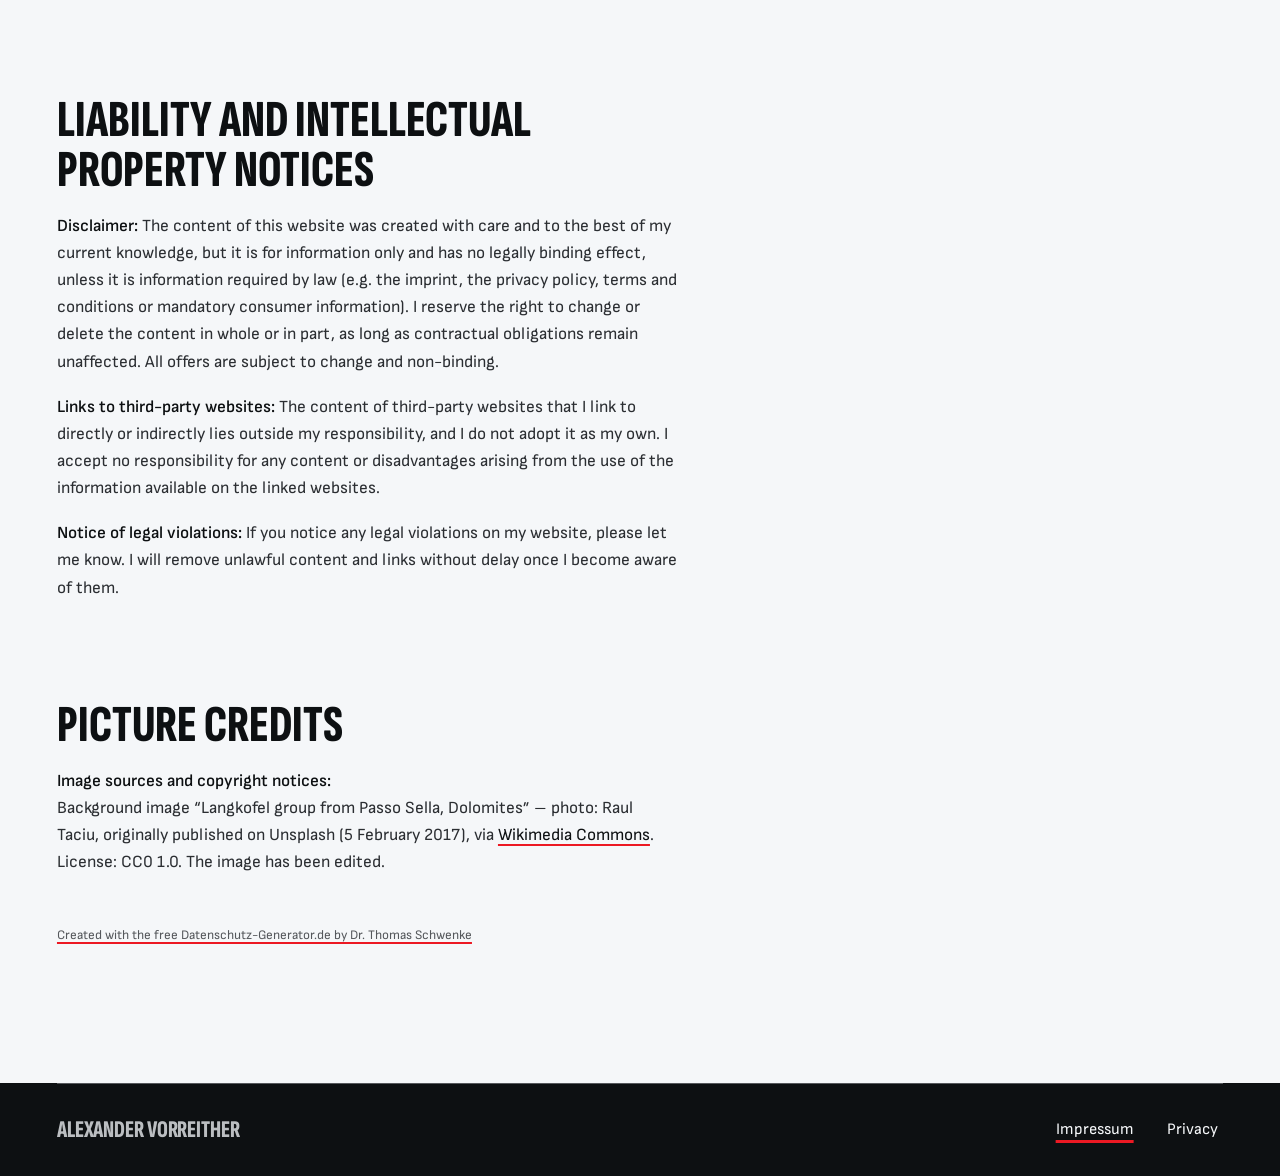
<file: en/impressum/index.html>
<!DOCTYPE html><html lang="en"><head><meta charset="utf-8"><meta name="viewport" content="width=device-width, initial-scale=1"><title>Impressum - Alexander Vorreither</title><meta name="description" content="Legal notice and contact details for this website."><link rel="canonical" href="https://avorreither.at/en/impressum/"><link rel="alternate" hreflang="en" href="https://avorreither.at/en/impressum/"><link rel="alternate" hreflang="de" href="https://avorreither.at/de/impressum/"><link rel="alternate" hreflang="x-default" href="https://avorreither.at/en/impressum/"><meta property="og:url" content="https://avorreither.at/en/impressum/"><link rel="icon" type="image/svg+xml" href="/favicon.svg"><link rel="apple-touch-icon" href="/apple-touch-icon.png"><meta name="theme-color" content="oklch(0.975 0.003 240)"><meta property="og:type" content="website"><meta property="og:site_name" content="Alexander Vorreither"><meta property="og:title" content="Impressum - Alexander Vorreither"><meta property="og:description" content="Legal notice and contact details for this website."><meta property="og:image" content="https://avorreither.at/og-en.png"><meta property="og:image:type" content="image/png"><meta property="og:image:width" content="1200"><meta property="og:image:height" content="630"><meta property="og:image:alt" content="Alexander Vorreither. Software and IT from Lower Austria."><meta property="og:locale" content="en_US"><meta property="og:locale:alternate" content="de_AT"><meta name="twitter:card" content="summary_large_image"><meta name="twitter:image:alt" content="Alexander Vorreither. Software and IT from Lower Austria."><meta name="generator" content="Astro v7.4.12"><!-- Motion preference before first paint (mirrors lib/animation/motion-pref.ts). No JS: unset, nothing moves. --><script>
      document.documentElement.dataset.motion = matchMedia('(prefers-reduced-motion: reduce)').matches ? 'reduced' : 'full';
    </script><style>@font-face{font-family:"Sofia Sans Extra Condensed-9127dec86b0b1b05";src:url("/_astro/fonts/b9cee78ec5e2ba89.woff2") format("woff2");font-display:swap;unicode-range:U+0000-00FF,U+0131,U+0152-0153,U+02BB-02BC,U+02C6,U+02DA,U+02DC,U+0304,U+0308,U+0329,U+2000-206F,U+20AC,U+2122,U+2191,U+2193,U+2212,U+2215,U+FEFF,U+FFFD;font-weight:800;font-style:normal;}@font-face{font-family:"Sofia Sans Extra Condensed-9127dec86b0b1b05 fallback: Arial Bold";src:local("Arial Bold");font-display:swap;font-weight:800;font-style:normal;size-adjust:64.3776%;ascent-override:139.8001%;descent-override:46.6%;line-gap-override:0%;}:root{--font-face-display:"Sofia Sans Extra Condensed-9127dec86b0b1b05","Sofia Sans Extra Condensed-9127dec86b0b1b05 fallback: Arial Bold","Arial Narrow",sans-serif;}</style><link rel="preload" href="/_astro/fonts/b9cee78ec5e2ba89.woff2" as="font" type="font/woff2" crossorigin><style>@font-face{font-family:"Sofia Sans-28f20b5d88fbd758";src:url("/_astro/fonts/49945f5bab166cc7.woff2") format("woff2");font-display:swap;unicode-range:U+0000-00FF,U+0131,U+0152-0153,U+02BB-02BC,U+02C6,U+02DA,U+02DC,U+0304,U+0308,U+0329,U+2000-206F,U+20AC,U+2122,U+2191,U+2193,U+2212,U+2215,U+FEFF,U+FFFD;font-weight:400;font-style:normal;}@font-face{font-family:"Sofia Sans-28f20b5d88fbd758";src:url("/_astro/fonts/305db04f6ededfee.woff2") format("woff2");font-display:swap;unicode-range:U+0000-00FF,U+0131,U+0152-0153,U+02BB-02BC,U+02C6,U+02DA,U+02DC,U+0304,U+0308,U+0329,U+2000-206F,U+20AC,U+2122,U+2191,U+2193,U+2212,U+2215,U+FEFF,U+FFFD;font-weight:600;font-style:normal;}@font-face{font-family:"Sofia Sans-28f20b5d88fbd758";src:url("/_astro/fonts/76ed9309f6fc1a13.woff2") format("woff2");font-display:swap;unicode-range:U+0000-00FF,U+0131,U+0152-0153,U+02BB-02BC,U+02C6,U+02DA,U+02DC,U+0304,U+0308,U+0329,U+2000-206F,U+20AC,U+2122,U+2191,U+2193,U+2212,U+2215,U+FEFF,U+FFFD;font-weight:400;font-style:italic;}@font-face{font-family:"Sofia Sans-28f20b5d88fbd758";src:url("/_astro/fonts/2c29683341229f3b.woff2") format("woff2");font-display:swap;unicode-range:U+0000-00FF,U+0131,U+0152-0153,U+02BB-02BC,U+02C6,U+02DA,U+02DC,U+0304,U+0308,U+0329,U+2000-206F,U+20AC,U+2122,U+2191,U+2193,U+2212,U+2215,U+FEFF,U+FFFD;font-weight:600;font-style:italic;}@font-face{font-family:"Sofia Sans-28f20b5d88fbd758 fallback: Arial";src:local("Arial");font-display:swap;font-weight:400;font-style:normal;size-adjust:96.4556%;ascent-override:93.3071%;descent-override:31.1024%;line-gap-override:0%;}@font-face{font-family:"Sofia Sans-28f20b5d88fbd758 fallback: Arial";src:local("Arial");font-display:swap;font-weight:600;font-style:normal;size-adjust:96.4556%;ascent-override:93.3071%;descent-override:31.1024%;line-gap-override:0%;}@font-face{font-family:"Sofia Sans-28f20b5d88fbd758 fallback: Arial";src:local("Arial");font-display:swap;font-weight:400;font-style:italic;size-adjust:96.4556%;ascent-override:93.3071%;descent-override:31.1024%;line-gap-override:0%;}@font-face{font-family:"Sofia Sans-28f20b5d88fbd758 fallback: Arial";src:local("Arial");font-display:swap;font-weight:600;font-style:italic;size-adjust:96.4556%;ascent-override:93.3071%;descent-override:31.1024%;line-gap-override:0%;}:root{--font-face-text:"Sofia Sans-28f20b5d88fbd758","Sofia Sans-28f20b5d88fbd758 fallback: Arial",sans-serif;}</style><link rel="preload" href="/_astro/fonts/49945f5bab166cc7.woff2" as="font" type="font/woff2" crossorigin><style>@font-face{font-family:"Azeret Mono-9a5c0ce5e6b8a0d0";src:url("/_astro/fonts/d3f79080f3516c17.woff2") format("woff2");font-display:swap;unicode-range:U+0000-00FF,U+0131,U+0152-0153,U+02BB-02BC,U+02C6,U+02DA,U+02DC,U+0304,U+0308,U+0329,U+2000-206F,U+20AC,U+2122,U+2191,U+2193,U+2212,U+2215,U+FEFF,U+FFFD;font-weight:400;font-style:normal;}@font-face{font-family:"Azeret Mono-9a5c0ce5e6b8a0d0 fallback: Courier New";src:local("Courier New");font-display:swap;font-weight:400;font-style:normal;size-adjust:108.3157%;ascent-override:86.5064%;descent-override:21.2342%;}:root{--font-face-mono:"Azeret Mono-9a5c0ce5e6b8a0d0","Azeret Mono-9a5c0ce5e6b8a0d0 fallback: Courier New",ui-monospace,monospace;}</style><style>.legal-page{& .intro{padding-block:clamp(2.5rem,7vw,6rem) clamp(1.25rem,3vw,2.5rem);& h1 span{display:block}}& .text{padding-bottom:var(--section)}& .prose{overflow-wrap:break-word;hyphens:auto;padding-top:2rem;& a{overflow-wrap:anywhere}}& .legal-toc{border-bottom:1px solid var(--color-border);max-width:62ch;padding-block:2rem 1.5rem;& ol{counter-reset:legal-toc}& li{counter-increment:legal-toc;gap:.75rem;display:flex}& li:before{min-width:2ch;color:var(--color-muted);font-family:var(--font-mono);font-size:var(--text-meta);font-variant-numeric:tabular-nums;content:counter(legal-toc, decimal-leading-zero);flex:none;padding-top:.35rem}& a{padding-block:.2rem;font-size:.9375rem;line-height:1.4;text-decoration-color:#0000;transition:text-decoration-color .18s ease-out;display:block}& a:hover{text-decoration-color:var(--color-accent)}}& .legal-toc-title{color:var(--color-muted);text-transform:uppercase;margin-bottom:.75rem}& .legal-credit{color:var(--color-muted);font-size:var(--text-meta);margin-top:3rem;& a{color:inherit}}}@media (width>=64rem){.legal-page .text.has-toc{grid-template-columns:minmax(0,62ch) minmax(13rem,18rem);justify-content:space-between;align-items:start;column-gap:clamp(3rem,6vw,8rem);display:grid;& .rule{grid-column:1/-1}& .prose{grid-area:2/1}& .legal-toc{top:calc(var(--header-h) + 1rem);max-height:calc(100svh - var(--header-h) - 2rem);overscroll-behavior:contain;border-bottom:0;grid-area:2/2;position:sticky;overflow-y:auto}}}
</style><link rel="stylesheet" href="/_astro/Layout.ILWPVymy.css"></head><body><a href="#main" class="skip">Skip to content</a><div class="field" aria-hidden="true"><svg data-contour-field viewBox="0 0 1600 1100" preserveAspectRatio="xMidYMid slice" fill="none" focusable="false"><path d="M0 801Q40 822 56 831Q73 840 96 854Q120 869 140 884Q160 899 172 909Q183 920 192 929Q200 937 209 949Q218 960 229 976Q240 992 253 1016Q266 1040 273 1055Q280 1071 290 1095L299 1120M0 313Q40 339 60 348Q80 356 100 364Q120 371 140 376Q160 381 180 383Q200 385 220 385Q240 385 260 383Q280 382 300 380Q320 379 340 380Q360 380 380 386Q400 391 411 395Q421 400 431 405Q440 409 460 419Q480 430 491 435Q501 440 511 445Q520 450 540 459Q560 469 574 474Q588 480 614 494Q640 508 650 514Q660 520 670 530Q680 539 688 550Q697 560 705 580Q714 600 717 620Q720 639 720 660Q719 680 717 700Q716 720 714 740Q712 760 712 780Q711 800 711 820Q712 840 714 860Q716 880 718 892Q720 904 726 932Q732 960 739 980Q746 1000 753 1014Q760 1028 776 1054Q792 1080 809 1100L826 1120M210 0Q240 38 253 59Q266 80 272 100Q277 120 278 140Q279 160 272 180Q266 200 253 214Q240 228 231 234Q222 240 211 245Q200 250 180 253Q160 256 140 254Q120 252 101 246Q83 240 61 230Q40 220 26 210Q12 200 6 195L0 191M466 0Q460 40 459 60Q459 80 461 100Q463 120 469 140Q474 160 484 180Q494 200 507 217Q520 235 540 253Q560 272 580 284Q600 296 620 304Q640 312 655 316Q671 320 695 326Q720 333 740 339Q760 346 772 353Q784 360 792 366Q800 372 811 386Q822 400 831 412Q840 425 855 452Q871 480 882 500Q893 520 904 540Q915 560 924 580Q933 600 937 620Q942 640 942 660Q941 680 937 700Q932 720 928 740Q923 760 922 770Q920 780 918 810Q916 840 918 854Q920 868 926 894Q933 920 942 940Q951 960 964 980Q977 1000 989 1013Q1000 1026 1020 1045Q1040 1064 1051 1072Q1062 1080 1071 1086Q1080 1093 1100 1104Q1120 1115 1126 1117L1132 1120M1208 0Q1240 3 1260 2Q1280 2 1286 1L1292 0M1600 1029Q1560 1058 1547 1069Q1533 1080 1507 1098Q1480 1116 1477 1118L1473 1120M164 0Q200 39 212 60Q224 80 229 100Q234 120 233 140Q231 160 218 180Q204 200 182 209Q160 218 140 218Q120 218 100 212Q80 207 60 196Q40 186 24 173Q8 160 4 156L0 152M522 0Q514 40 514 60Q514 80 517 99Q520 119 527 139Q535 160 547 179Q560 199 580 216Q600 234 620 245Q640 255 660 262Q680 268 700 271Q720 275 735 277Q751 280 775 288Q800 296 813 308Q827 320 840 340Q854 360 864 380Q875 400 885 420Q895 440 907 460Q919 480 932 500Q946 520 953 530Q960 541 969 550Q977 560 989 576Q1000 591 1016 616Q1031 640 1030 660Q1029 680 1021 700Q1012 720 1006 732Q1000 745 991 772Q982 800 980 820Q978 840 980 860Q981 880 987 900Q993 920 1003 940Q1013 960 1027 978Q1040 995 1060 1014Q1080 1033 1100 1047Q1120 1061 1139 1070Q1158 1080 1179 1088Q1200 1095 1220 1100Q1240 1104 1260 1106Q1280 1107 1300 1106Q1320 1105 1340 1100Q1360 1096 1379 1088Q1397 1080 1419 1064Q1440 1049 1460 1026Q1480 1002 1495 981Q1511 960 1532 940Q1554 920 1577 911L1600 901M1026 0Q1080 30 1093 35Q1105 40 1133 47Q1160 55 1180 58Q1200 62 1220 63Q1240 64 1260 63Q1280 62 1300 59Q1320 56 1340 52Q1360 48 1380 45Q1400 42 1420 38Q1440 35 1460 33Q1480 31 1500 30Q1520 29 1540 30Q1560 31 1580 33L1600 35M118 0Q160 36 174 58Q188 80 192 100Q197 120 190 140Q183 160 172 169Q160 178 140 181Q120 185 100 180Q80 175 66 168Q52 160 30 140Q7 120 4 115L0 109M571 0Q562 40 562 60Q562 80 567 100Q571 120 582 140Q593 160 616 180Q639 200 659 208Q680 216 700 220Q720 223 740 224Q760 226 780 227Q800 229 814 234Q829 240 846 260Q863 280 872 297Q880 314 888 337Q896 360 904 380Q913 400 923 420Q934 440 947 459Q960 479 979 499Q998 520 1019 536Q1040 552 1050 556Q1060 560 1070 565Q1080 571 1100 575Q1120 579 1140 579Q1160 579 1180 578Q1200 577 1220 578Q1240 580 1260 584Q1280 589 1294 594Q1308 600 1334 618Q1360 636 1380 657Q1400 678 1415 699Q1429 720 1435 729Q1440 737 1450 749Q1459 760 1470 770Q1480 779 1500 789Q1520 799 1540 804Q1560 809 1580 809L1600 810M932 0Q960 40 980 52Q1000 64 1020 69Q1040 75 1060 80Q1080 84 1100 88Q1120 92 1140 96Q1160 100 1180 102Q1200 105 1220 106Q1240 106 1260 104Q1280 103 1300 99Q1320 96 1340 92Q1360 88 1380 85Q1400 81 1420 78Q1440 75 1460 74Q1480 72 1500 72Q1520 72 1540 74Q1560 76 1570 78Q1581 80 1590 81L1600 83M1065 780Q1079 760 1100 747Q1120 734 1140 730Q1160 726 1180 728Q1200 729 1220 734Q1240 739 1260 746Q1280 753 1300 762Q1320 771 1340 783Q1360 795 1380 815Q1400 835 1409 858Q1417 880 1418 900Q1418 920 1414 940Q1410 960 1405 969Q1400 978 1394 989Q1388 1000 1374 1013Q1360 1026 1349 1033Q1338 1040 1309 1048Q1280 1055 1260 1055Q1240 1055 1220 1050Q1200 1046 1180 1038Q1160 1030 1140 1018Q1120 1006 1100 987Q1080 967 1065 944Q1051 920 1045 902Q1040 884 1039 862Q1038 840 1045 820Q1051 800 1065 780ZM623 0Q612 40 613 60Q614 80 622 100Q630 120 654 140Q678 160 699 165Q720 169 740 168Q760 168 779 164Q797 160 819 151Q840 142 854 131Q868 120 872 100Q875 80 873 60Q870 40 865 20L859 0M1600 118Q1560 109 1540 106Q1520 104 1500 103Q1480 103 1460 104Q1440 105 1420 108Q1400 111 1380 116Q1360 120 1340 124Q1320 128 1300 132Q1280 136 1260 138Q1240 140 1220 140Q1200 140 1180 138Q1160 136 1140 133Q1120 130 1100 128Q1080 125 1060 125Q1040 124 1020 125Q1000 127 980 131Q960 136 940 148Q921 160 914 180Q907 200 907 220Q907 240 910 260Q912 280 916 300Q920 320 925 340Q930 360 938 380Q946 400 953 412Q960 424 980 450Q1000 475 1020 490Q1040 506 1059 513Q1077 520 1099 524Q1120 528 1140 529Q1160 529 1180 530Q1200 530 1220 532Q1240 534 1260 540Q1280 545 1300 552Q1320 560 1340 572Q1360 584 1373 592Q1385 600 1410 620Q1435 640 1457 660Q1479 680 1499 697Q1520 713 1540 722Q1560 732 1580 734L1600 736M19 60Q18 40 29 29Q40 19 60 18Q80 18 100 28Q120 39 135 59Q150 80 151 100Q153 120 137 133Q120 146 100 143Q80 140 64 130Q49 120 35 100Q20 80 19 60ZM1112 860Q1116 840 1138 824Q1160 808 1180 807Q1200 805 1220 810Q1240 816 1260 826Q1280 837 1300 858Q1319 880 1325 900Q1330 920 1325 940Q1320 960 1300 975Q1280 990 1260 993Q1240 997 1220 993Q1200 989 1180 978Q1160 968 1140 947Q1120 925 1114 902Q1107 880 1112 860ZM1600 175Q1560 163 1540 159Q1520 155 1500 154Q1480 153 1460 154Q1440 155 1425 158Q1410 160 1385 165Q1360 171 1340 176Q1320 181 1300 187Q1280 192 1260 196Q1240 200 1220 201Q1200 203 1180 202Q1160 201 1140 199Q1120 198 1100 198Q1080 198 1060 204Q1040 210 1022 225Q1003 240 995 260Q987 280 986 300Q985 320 990 340Q994 360 1005 380Q1016 400 1028 413Q1040 425 1052 433Q1063 440 1092 449Q1120 457 1140 459Q1160 460 1180 462Q1200 463 1220 466Q1240 470 1256 475Q1272 480 1296 490Q1320 500 1340 510Q1359 520 1380 532Q1400 544 1414 552Q1429 560 1454 575Q1480 591 1491 595Q1501 600 1511 605Q1520 610 1540 616Q1560 621 1580 618L1600 615M1600 201Q1560 186 1540 182Q1520 178 1500 176Q1480 175 1460 176Q1440 177 1420 180Q1400 184 1380 189Q1360 194 1350 197Q1340 200 1330 203Q1320 207 1300 214Q1280 220 1260 225Q1240 230 1220 233Q1200 235 1180 235Q1160 235 1140 234Q1120 234 1100 236Q1080 238 1060 252Q1040 265 1031 292Q1023 320 1027 340Q1032 360 1049 380Q1066 400 1093 410Q1120 421 1140 423Q1160 425 1180 427Q1200 430 1220 435Q1240 440 1260 447Q1280 454 1300 464Q1320 474 1340 484Q1360 495 1380 506Q1400 517 1420 528Q1440 540 1460 549Q1480 559 1500 567Q1520 575 1540 577Q1560 580 1580 574L1600 568M1600 227Q1560 209 1542 205Q1523 200 1502 198Q1480 196 1460 197Q1440 198 1420 202Q1400 206 1380 212Q1360 218 1340 226Q1320 233 1300 242Q1280 251 1260 259Q1240 267 1220 272Q1200 276 1180 277Q1160 279 1147 279Q1134 280 1107 296Q1080 313 1088 336Q1097 360 1108 366Q1120 371 1140 375Q1160 379 1180 383Q1200 387 1214 394Q1227 400 1254 411Q1280 423 1293 431Q1306 440 1333 455Q1360 470 1380 482Q1400 493 1420 503Q1440 514 1460 523Q1480 532 1500 538Q1520 543 1540 544Q1560 544 1580 536L1600 528M1600 256Q1575 240 1547 231Q1520 221 1500 219Q1480 217 1460 218Q1440 220 1420 224Q1400 228 1383 234Q1365 240 1343 252Q1320 264 1306 272Q1292 280 1271 300Q1251 320 1254 340Q1256 360 1268 370Q1280 381 1288 390Q1296 400 1308 408Q1320 416 1336 428Q1352 440 1376 454Q1400 469 1411 474Q1421 480 1431 485Q1440 490 1460 498Q1480 506 1500 510Q1520 515 1540 513Q1560 511 1580 500L1600 489M1600 359Q1588 320 1574 305Q1560 289 1540 279Q1520 269 1500 266Q1480 263 1460 265Q1440 267 1420 274Q1401 280 1380 299Q1360 317 1358 339Q1355 360 1369 380Q1383 400 1392 406Q1400 413 1420 426Q1440 439 1460 446Q1480 453 1500 455Q1520 457 1540 450Q1560 444 1577 422Q1593 400 1597 381L1600 362M1404 341Q1408 320 1424 310Q1440 300 1460 297Q1480 293 1500 297Q1520 302 1533 311Q1547 320 1553 332Q1560 344 1560 364Q1560 384 1540 403Q1520 421 1500 421Q1480 421 1460 413Q1440 405 1420 383Q1400 361 1404 341Z" stroke-width="1" vector-effect="non-scaling-stroke"></path><path d="M276 0Q318 40 339 48Q360 57 372 28L383 0M0 235Q40 263 60 271Q80 280 100 287Q120 295 140 298Q160 301 180 301Q200 300 220 296Q240 292 254 286Q268 280 294 262Q320 244 340 226Q360 209 380 212Q400 215 411 228Q422 240 431 247Q440 255 452 267Q464 280 472 287Q480 293 497 307Q513 320 537 335Q560 349 572 355Q585 360 612 371Q640 382 660 388Q680 394 690 397Q700 400 710 404Q720 408 740 420Q760 432 780 454Q800 476 812 498Q824 520 832 537Q840 554 847 577Q853 600 855 620Q857 640 856 660Q854 680 851 700Q848 720 846 740Q843 760 842 780Q840 800 841 820Q841 840 844 860Q847 880 852 900Q857 920 866 940Q874 960 885 980Q896 1000 908 1016Q920 1031 940 1053Q960 1075 980 1092Q1000 1109 1007 1115L1015 1120M713 0Q684 40 692 60Q700 80 710 85Q720 91 740 87Q760 83 770 61Q779 40 770 20L762 0M1600 148Q1560 137 1540 134Q1520 131 1500 130Q1480 130 1460 131Q1440 132 1420 135Q1400 137 1380 141Q1360 146 1340 151Q1320 156 1300 160Q1280 165 1260 168Q1240 171 1220 171Q1200 172 1180 170Q1160 169 1140 167Q1120 165 1100 163Q1080 162 1060 164Q1040 166 1020 174Q1000 182 989 191Q978 200 969 215Q960 231 955 255Q950 280 951 300Q952 320 956 336Q960 353 970 376Q980 400 990 415Q1000 430 1020 448Q1040 466 1055 473Q1071 480 1095 486Q1120 492 1140 493Q1160 493 1180 494Q1200 495 1220 498Q1240 501 1260 506Q1280 511 1291 516Q1301 520 1311 524Q1320 528 1340 539Q1360 549 1370 555Q1379 560 1390 567Q1400 574 1420 587Q1440 600 1460 615Q1480 629 1489 635Q1499 640 1509 647Q1520 655 1540 663Q1560 671 1580 671L1600 671M1600 290Q1560 259 1540 251Q1520 244 1507 242Q1494 240 1476 240Q1457 240 1429 247Q1400 253 1380 263Q1360 272 1340 291Q1320 310 1316 335Q1312 360 1327 380Q1342 400 1351 407Q1360 414 1377 427Q1394 440 1417 452Q1440 465 1459 472Q1479 480 1499 483Q1520 487 1539 483Q1557 480 1579 464L1600 447" stroke-width="2" vector-effect="non-scaling-stroke"></path></svg></div><header class="header"><div class="wrap row"><div class="top"><a href="/en/" class="brand display">Alexander Vorreither</a></div><div class="menus"><nav aria-label="Main"><ul class="menu"><li><a href="/en/">Home</a></li><li><a href="/en/projects/">Projects</a></li><li><a href="/en/detours/">Detours</a></li><li><a href="/en/#contact">Contact</a></li></ul></nav><nav aria-label="Language"><ul class="menu langs"><li><a href="/en/impressum/" lang="en" hreflang="en" aria-current="true">EN<span class="sr-only"> English</span></a></li><li><a href="/de/impressum/" lang="de" hreflang="de">DE<span class="sr-only"> Deutsch</span></a></li></ul></nav></div></div></header><main id="main"><div class="legal-page"><header class="wrap intro"><h1 class="display text-h2"><span class="rise">Impressum</span></h1></header><div class="wrap text"><div class="rule rule-in"></div><div class="prose"><h2 id="media-owner-and-service-provider">Media owner and service provider</h2>
<p>Details under § 5 ECG and § 25 MedienG (Austrian E-Commerce Act and Media Act).</p>
<p>Alexander Vorreither<br>
4482 Ennsdorf, Austria</p>
<h2 id="contact">Contact</h2>
<p><strong>Email:</strong> <a href="mailto:alexander.vorreither+business@gmail.com">alexander.vorreither+business@gmail.com</a></p>
<h2 id="social-media-and-other-online-presences">Social media and other online presences</h2>
<p>This imprint also applies to the following social media presences and online profiles:</p>
<p><a href="https://github.com/Schweinemaster">github.com/Schweinemaster</a><br>
<a href="https://www.linkedin.com/in/alexander-vorreither">linkedin.com/in/alexander-vorreither</a><br>
<a href="https://buymeacoffee.com/alexander.vorreither">buymeacoffee.com/alexander.vorreither</a></p>
<h2 id="reservation-of-use-for-text-and-data-mining">Reservation of use for text and data mining</h2>
<p>The owner of this website permits third parties to use or download content from this website for the development, training or operation of artificial intelligence or other machine learning systems (“text and data mining”) only with the owner’s express written consent. Without such consent, using the content for text and data mining is prohibited. This also applies if the website contains no meta information that excludes such methods, and even if bots whose purpose is to read the website for text and data mining are not blocked.</p>
<h2 id="liability-and-intellectual-property-notices">Liability and intellectual property notices</h2>
<p><strong>Disclaimer:</strong> The content of this website was created with care and to the best of my current knowledge, but it is for information only and has no legally binding effect, unless it is information required by law (e.g. the imprint, the privacy policy, terms and conditions or mandatory consumer information). I reserve the right to change or delete the content in whole or in part, as long as contractual obligations remain unaffected. All offers are subject to change and non-binding.</p>
<p><strong>Links to third-party websites:</strong> The content of third-party websites that I link to directly or indirectly lies outside my responsibility, and I do not adopt it as my own. I accept no responsibility for any content or disadvantages arising from the use of the information available on the linked websites.</p>
<p><strong>Notice of legal violations:</strong> If you notice any legal violations on my website, please let me know. I will remove unlawful content and links without delay once I become aware of them.</p>
<h2 id="picture-credits">Picture credits</h2>
<p><strong>Image sources and copyright notices:</strong><br>
Background image “Langkofel group from Passo Sella, Dolomites” – photo: Raul Taciu, originally published on Unsplash (5 February 2017), via <a href="https://commons.wikimedia.org/wiki/File:Passo_Sella,_Dolomites_(Unsplash).jpg">Wikimedia Commons</a>. License: CC0 1.0. The image has been edited.</p>
<p class="legal-credit"><a href="https://datenschutz-generator.de/" rel="noopener noreferrer nofollow">Created with the free Datenschutz-Generator.de by Dr. Thomas Schwenke</a></p>
</div></div></div></main><footer class="footer"><div class="wrap footer-row"><p class="display footer-name">Alexander Vorreither</p><nav aria-label="Legal"><ul class="menu"><li><a href="/en/impressum/" aria-current="page">Impressum</a></li><li><a href="/en/privacy/">Privacy</a></li></ul></nav></div></footer><script type="module">var e=[`wheel`,`touchstart`,`pointerdown`,`keydown`],t;function n(e){if(e.length<2)return null;try{return document.getElementById(decodeURIComponent(e.slice(1)))}catch{return null}}function r(n,r){t?.();let i=()=>n.getBoundingClientRect().top+window.scrollY,a=i(),o=()=>n.scrollIntoView({block:`start`,...r&&{behavior:r}}),s=new ResizeObserver(()=>{let e=i();Math.abs(e-a)<1||(a=e,o())});s.observe(document.body);let c=()=>t?.(),l=window.setTimeout(c,1e4);for(let t of e)window.addEventListener(t,c,{passive:!0,capture:!0});return t=()=>{s.disconnect(),window.clearTimeout(l);for(let t of e)window.removeEventListener(t,c,{capture:!0});t=void 0},o}var i=n(window.location.hash);i&&r(i,`instant`)(),document.addEventListener(`click`,e=>{if(e.defaultPrevented||e.button!==0||e.metaKey||e.ctrlKey||e.shiftKey||e.altKey)return;let t=e.target?.closest?.(`a[href*="#"]`);if(!(t instanceof HTMLAnchorElement)||t.origin!==window.location.origin||t.pathname!==window.location.pathname)return;let i=n(t.hash);i&&r(i,void 0)});</script></body></html><script type="module" src="/_astro/Layout.astro_astro_type_script_index_0_lang.Bu64iR2c.js"></script>
</file>
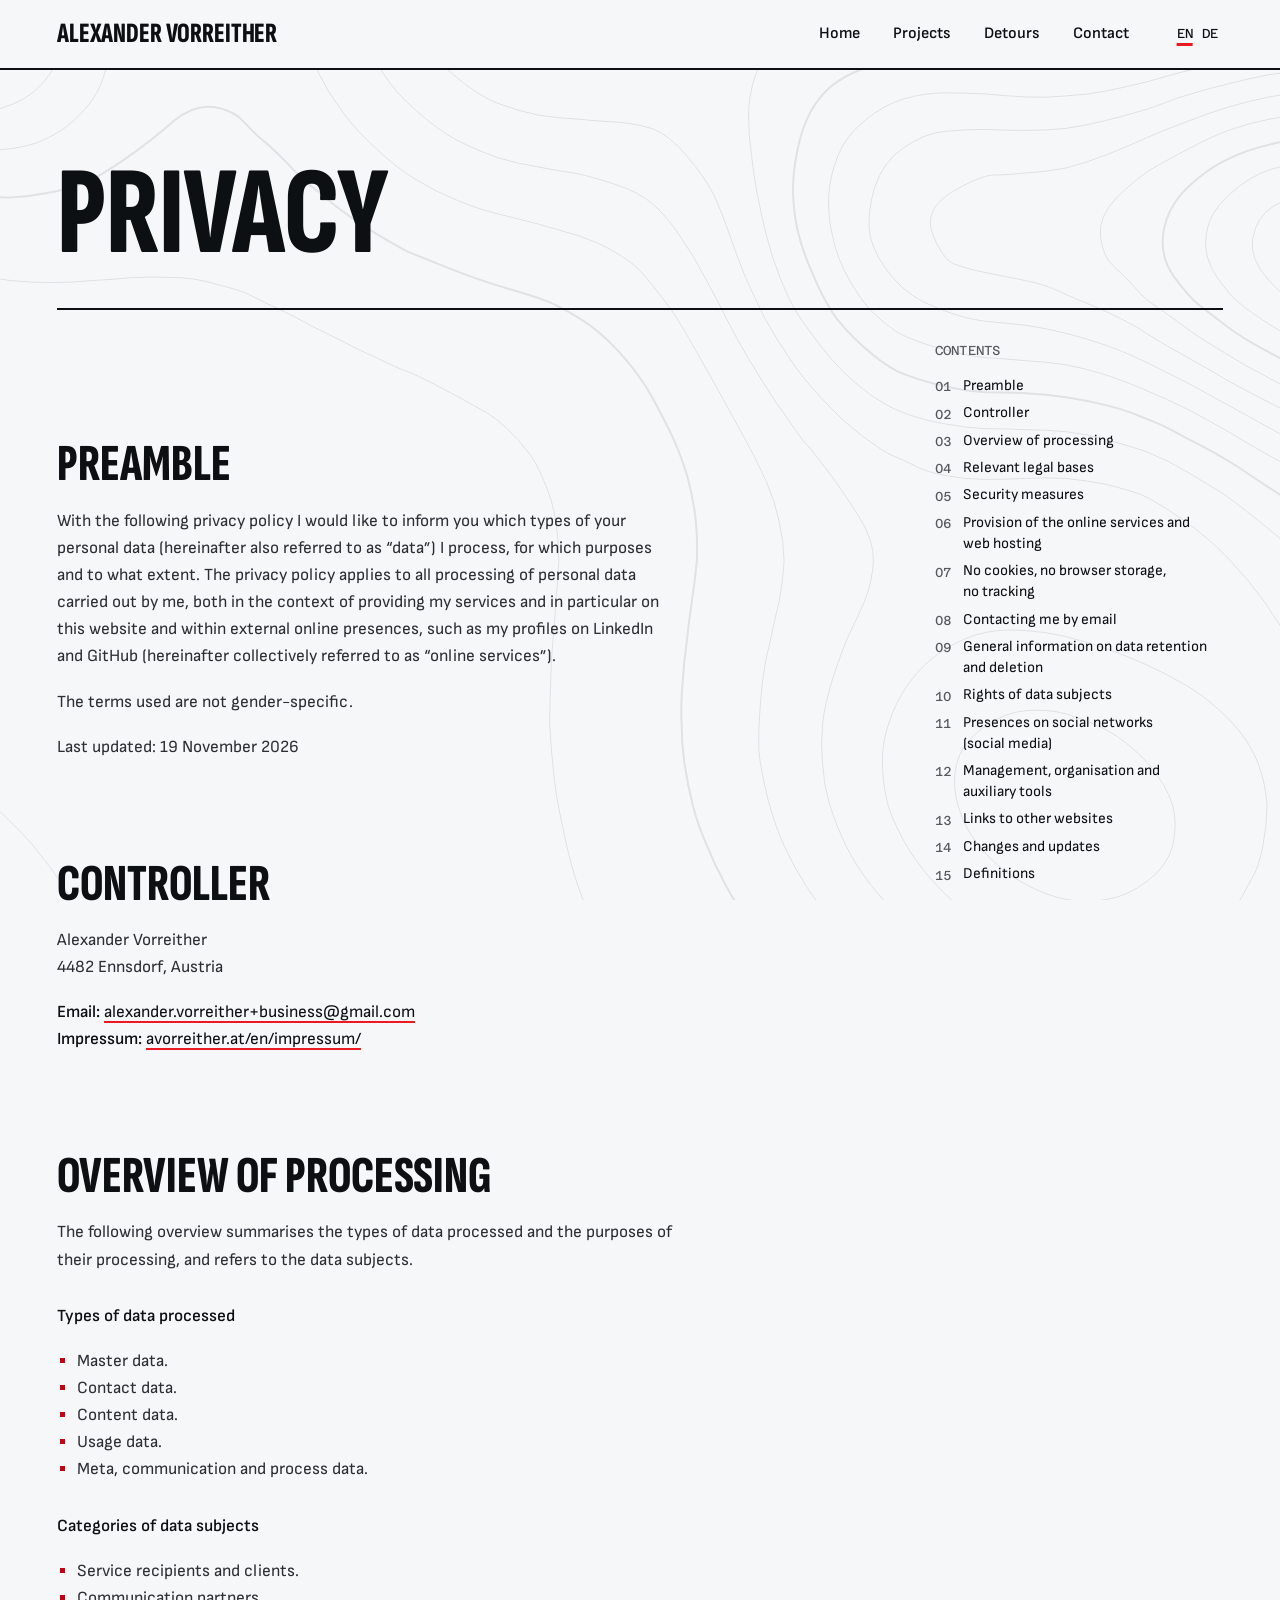
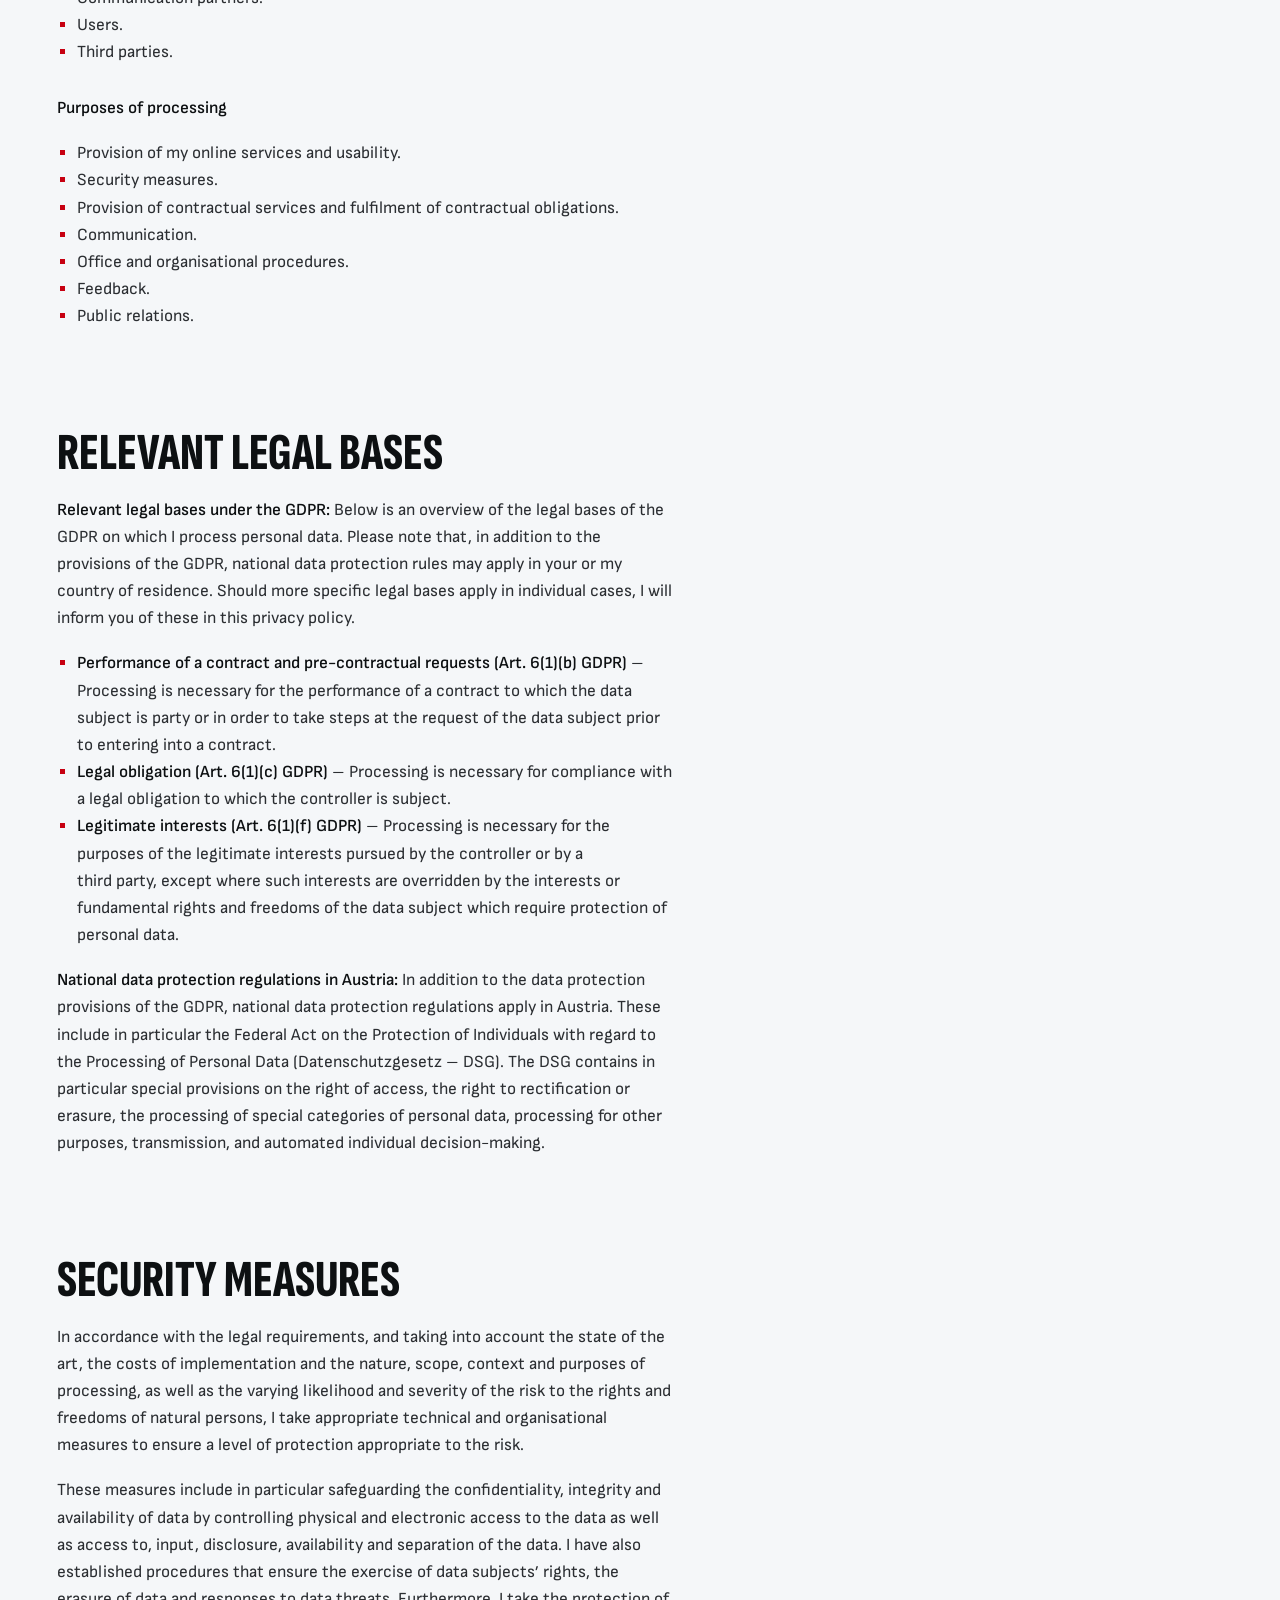
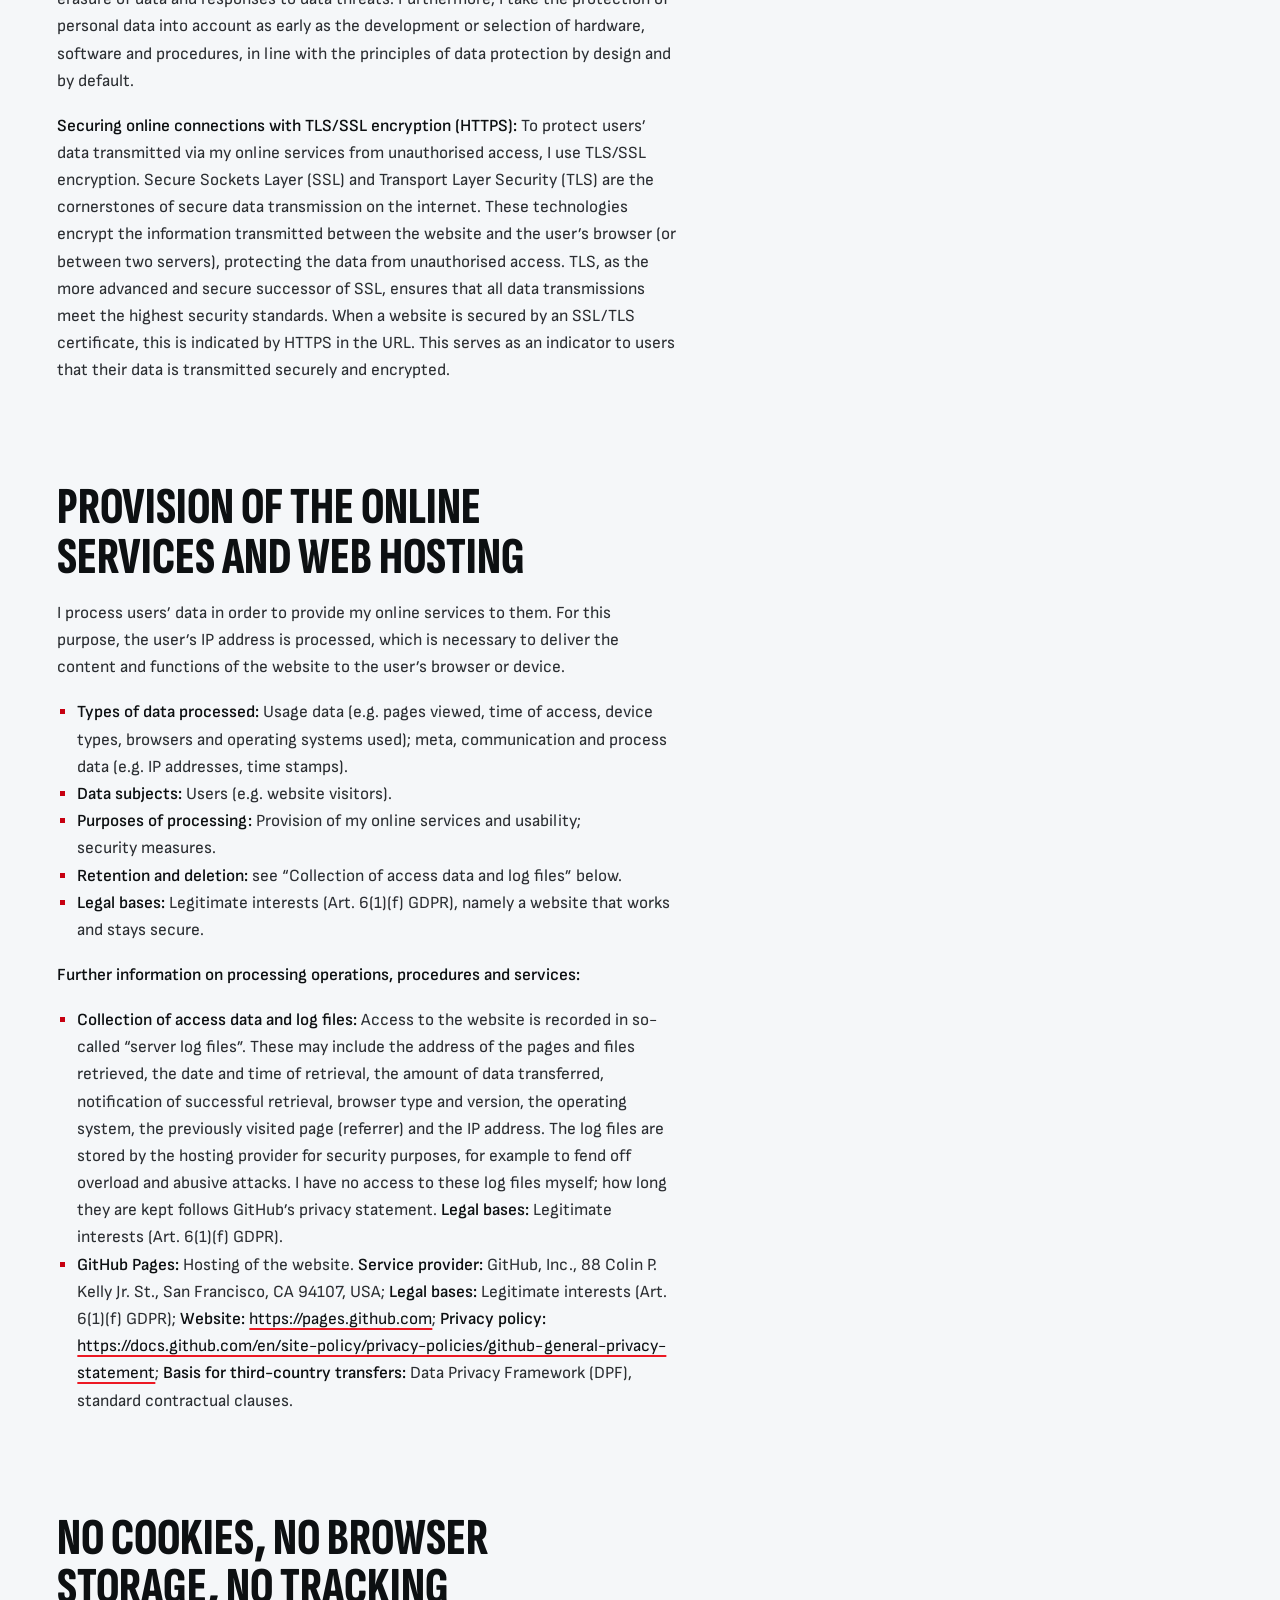
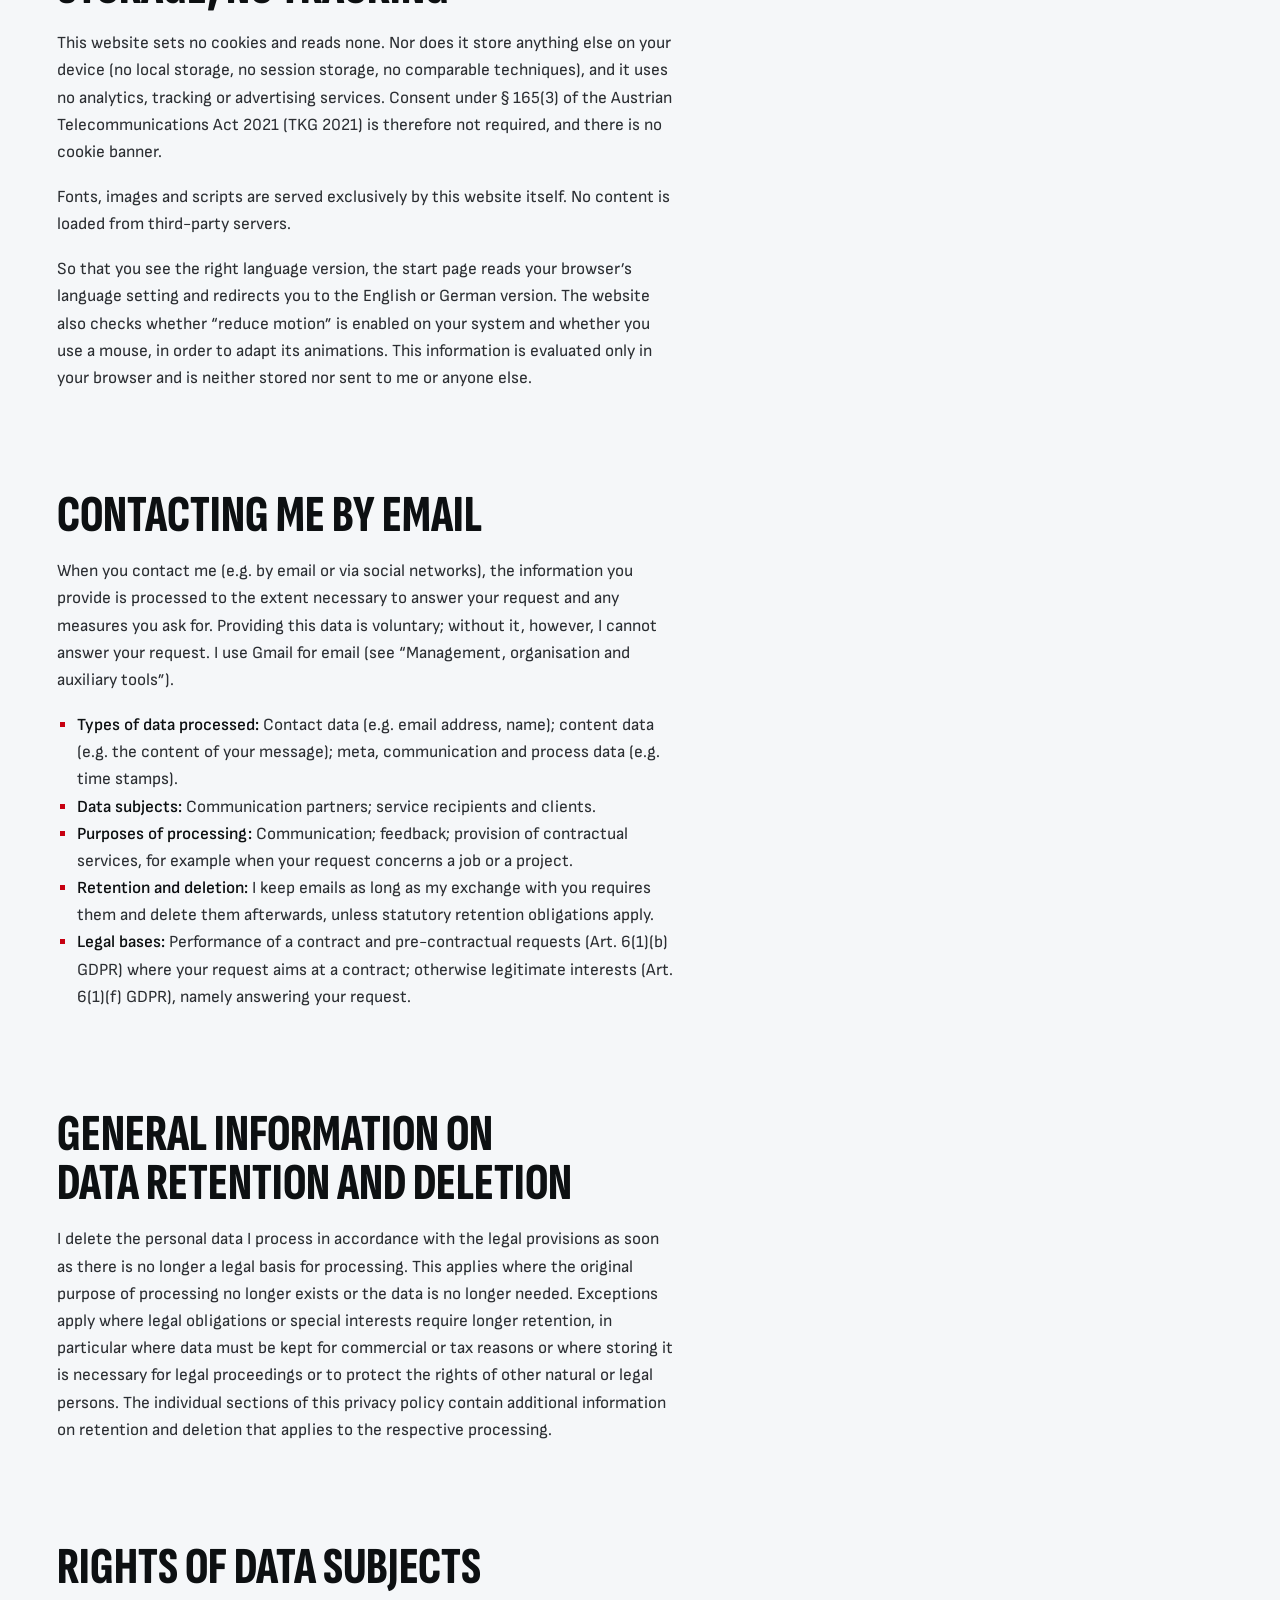
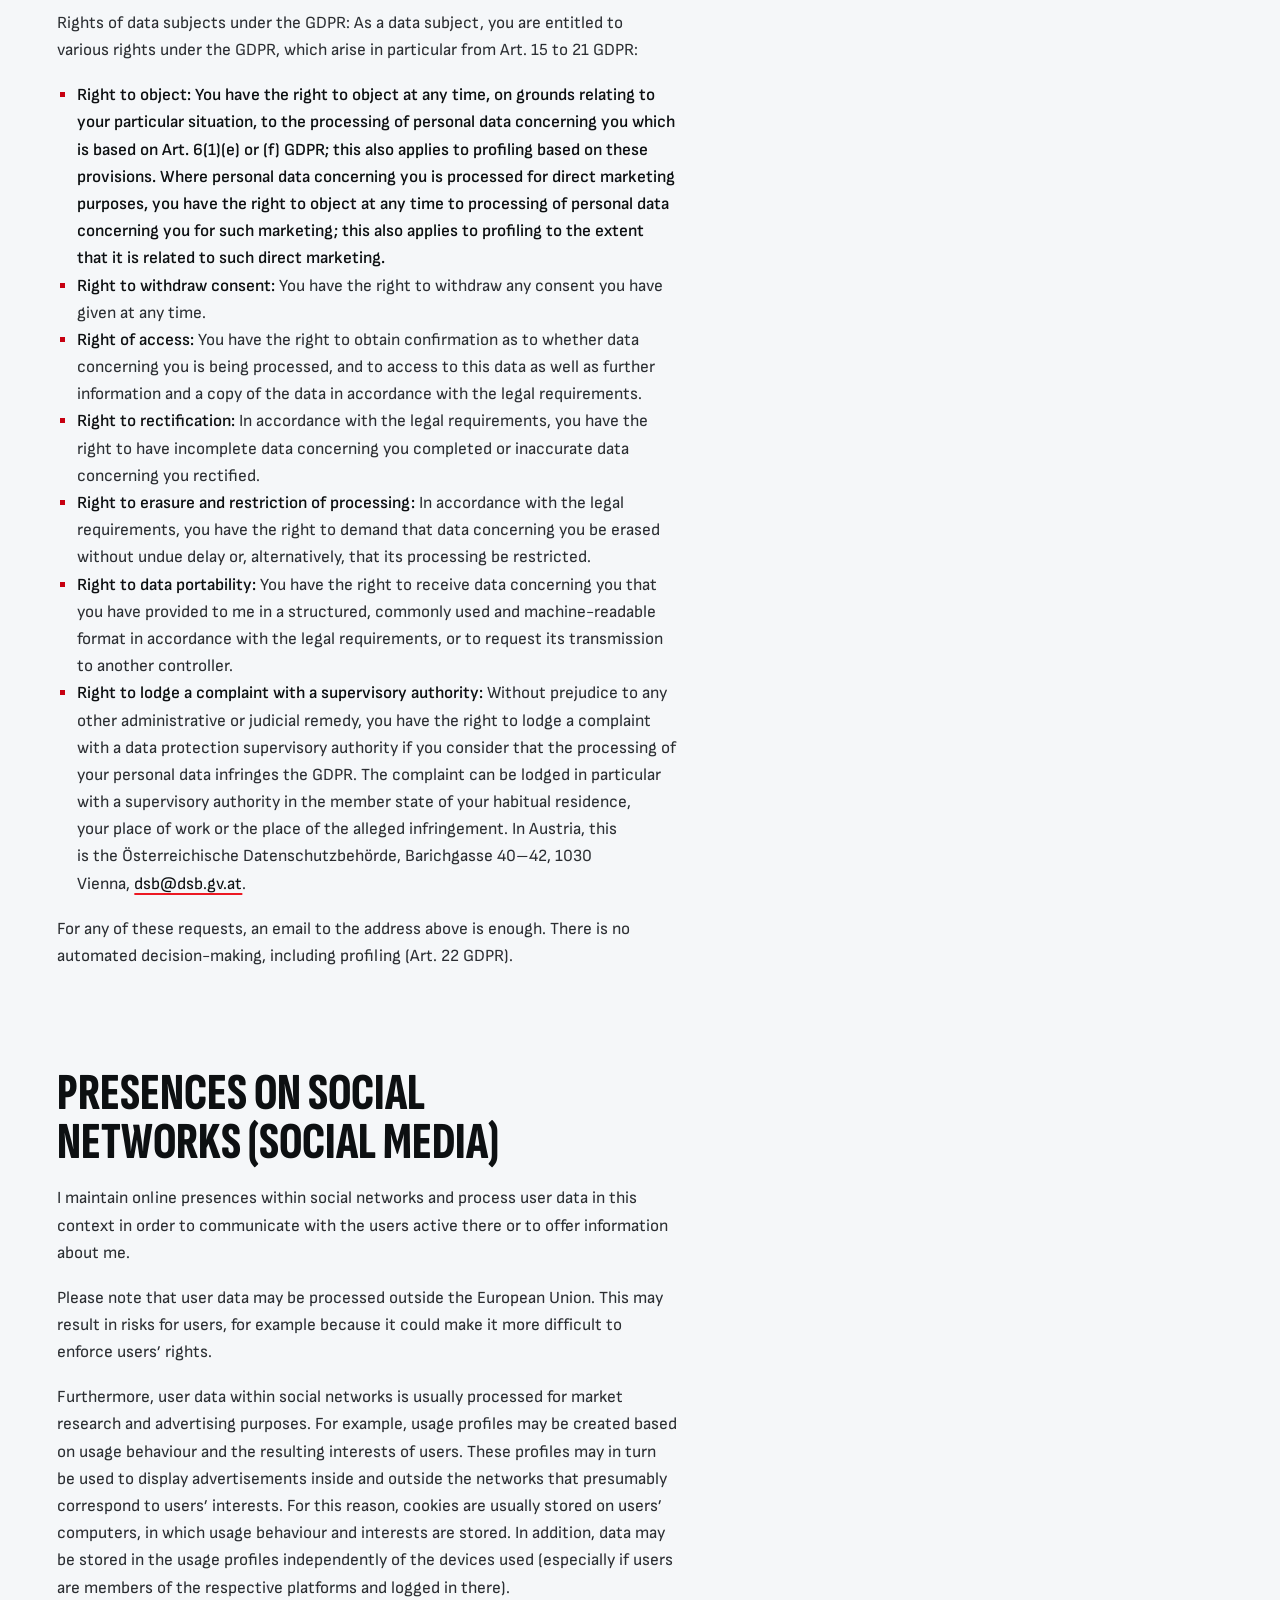
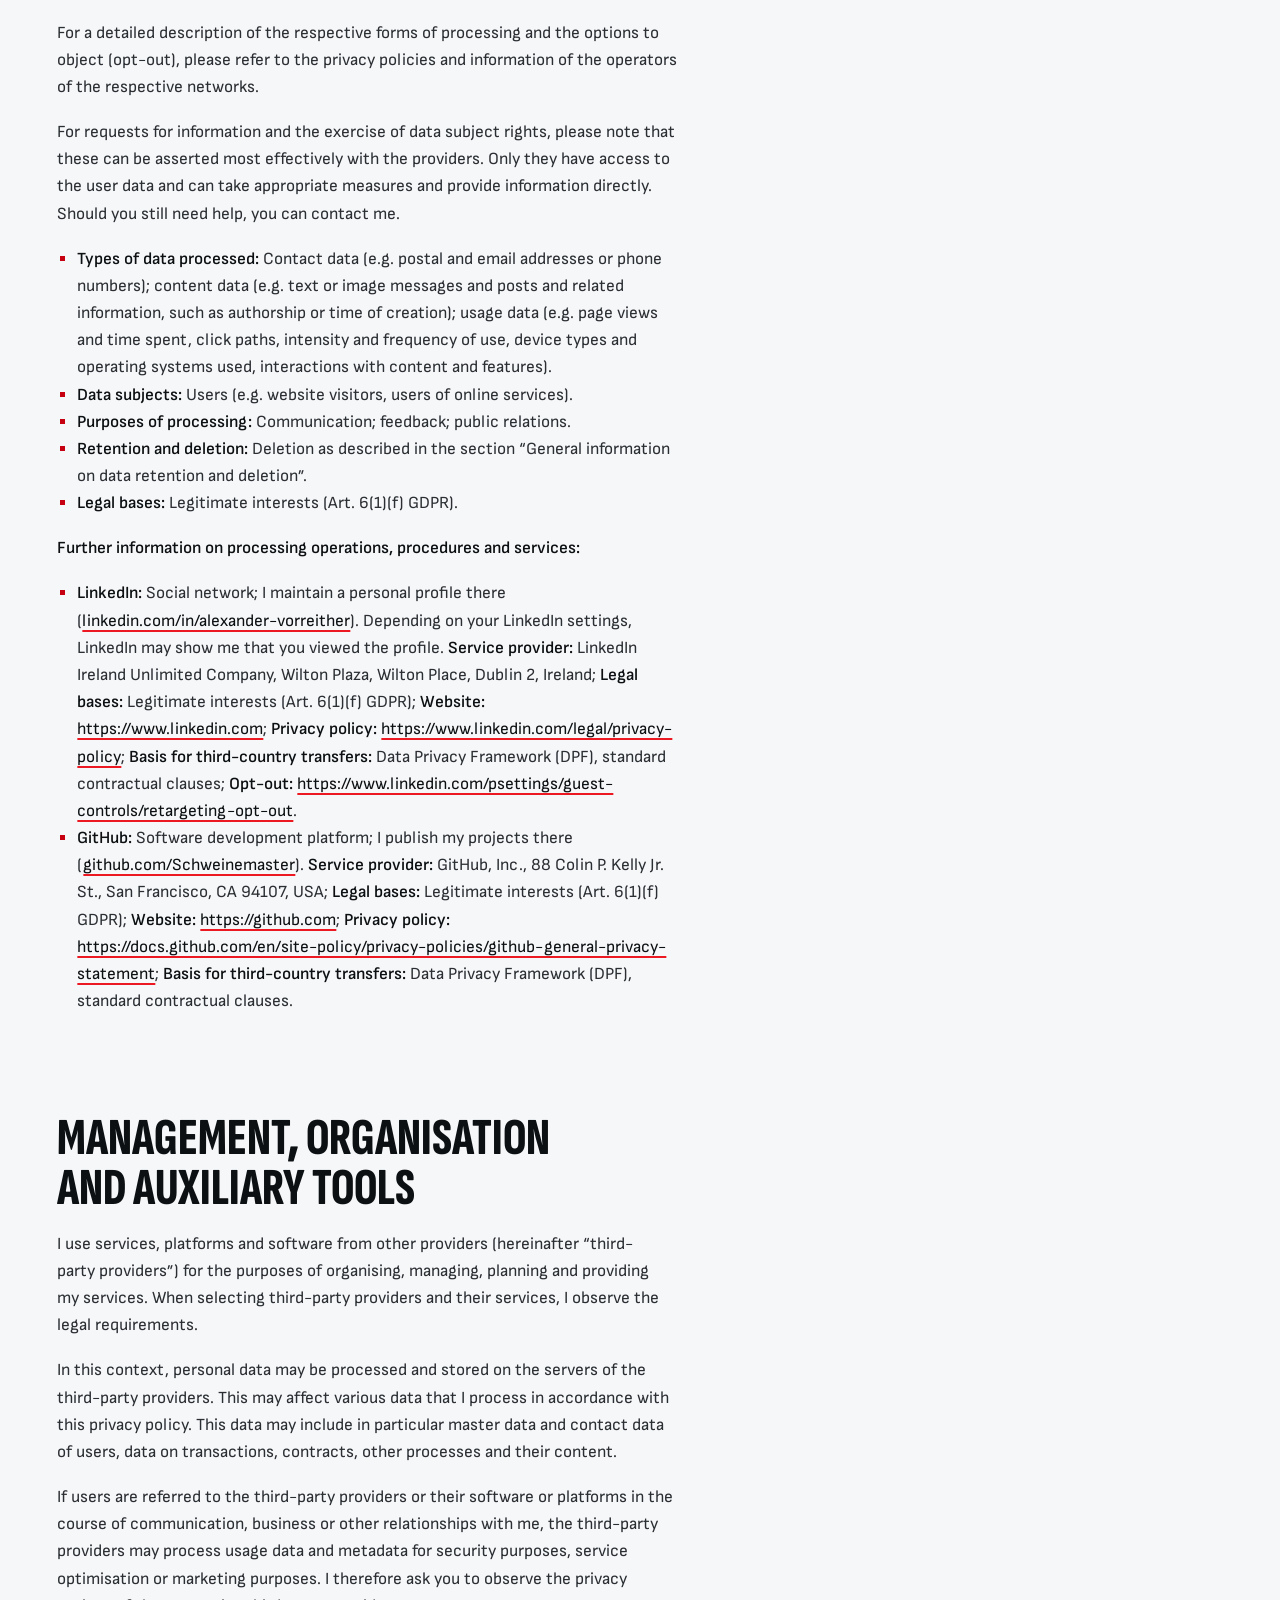
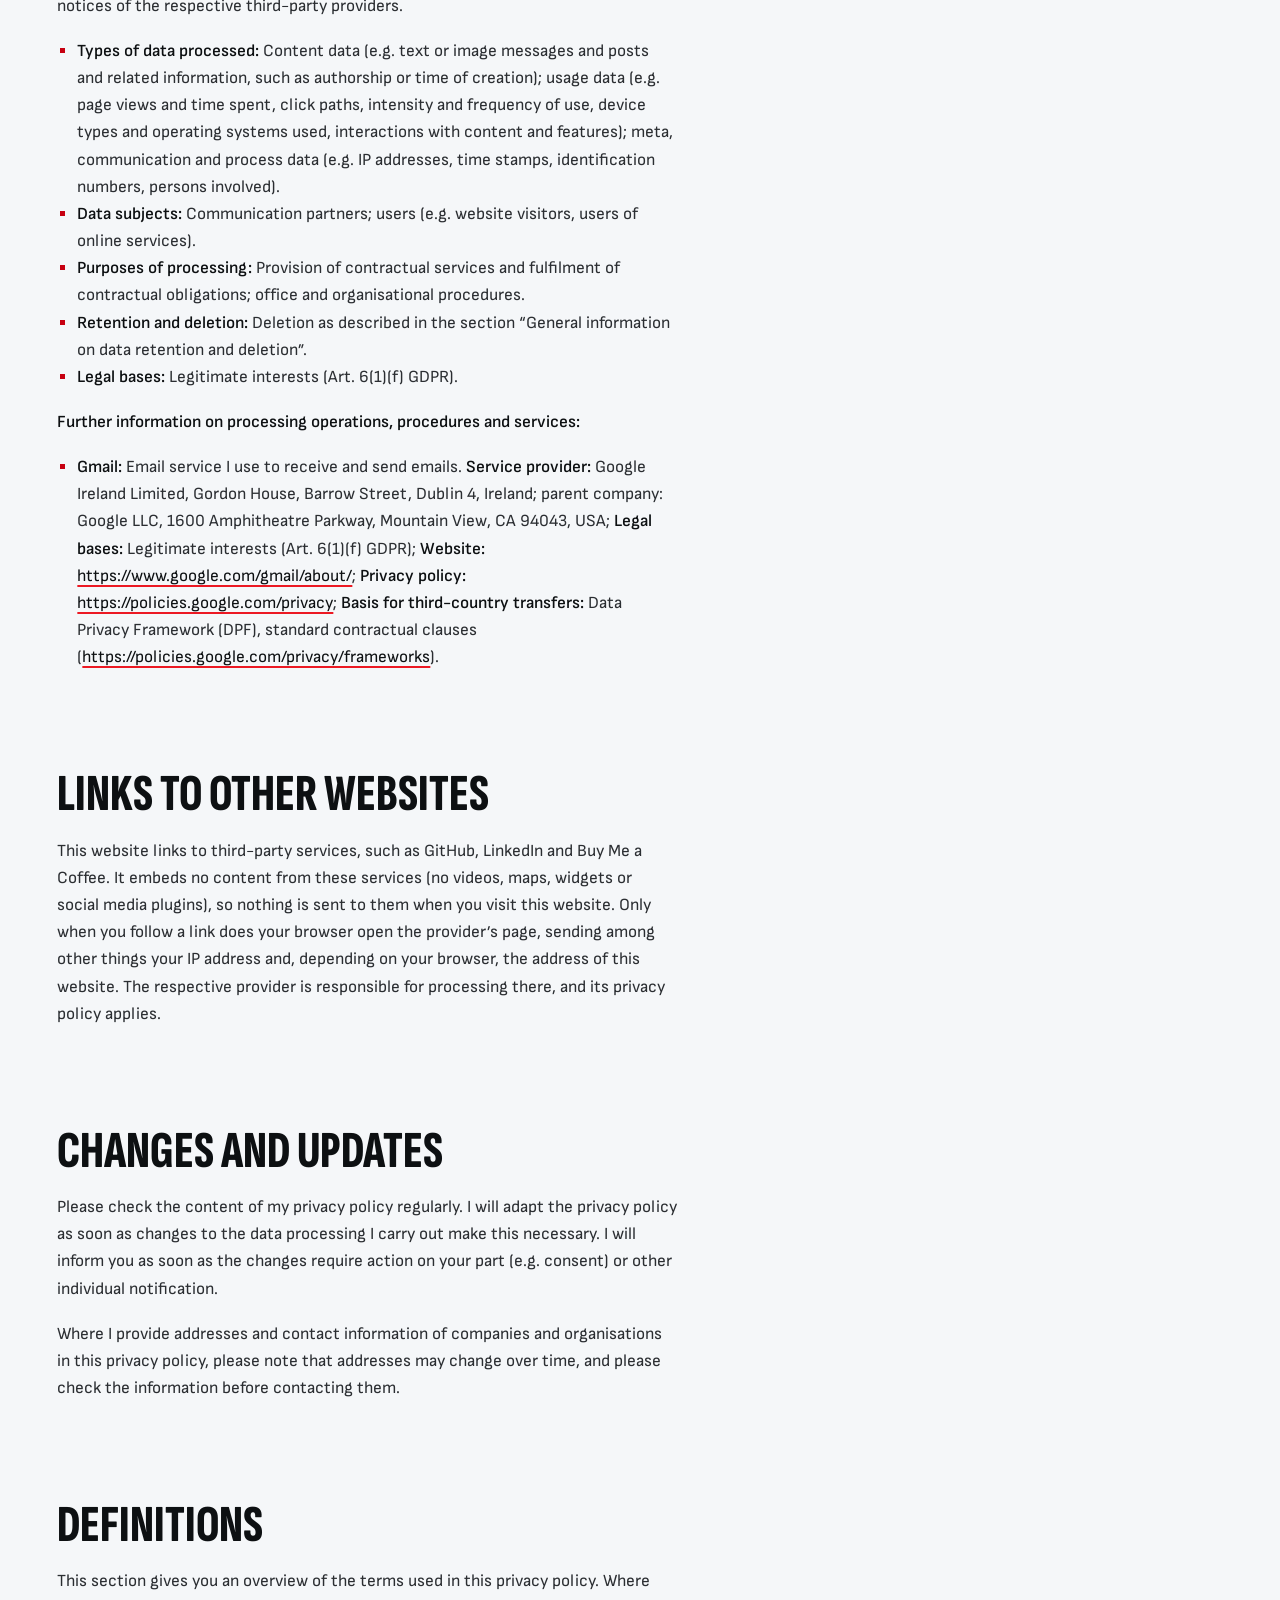
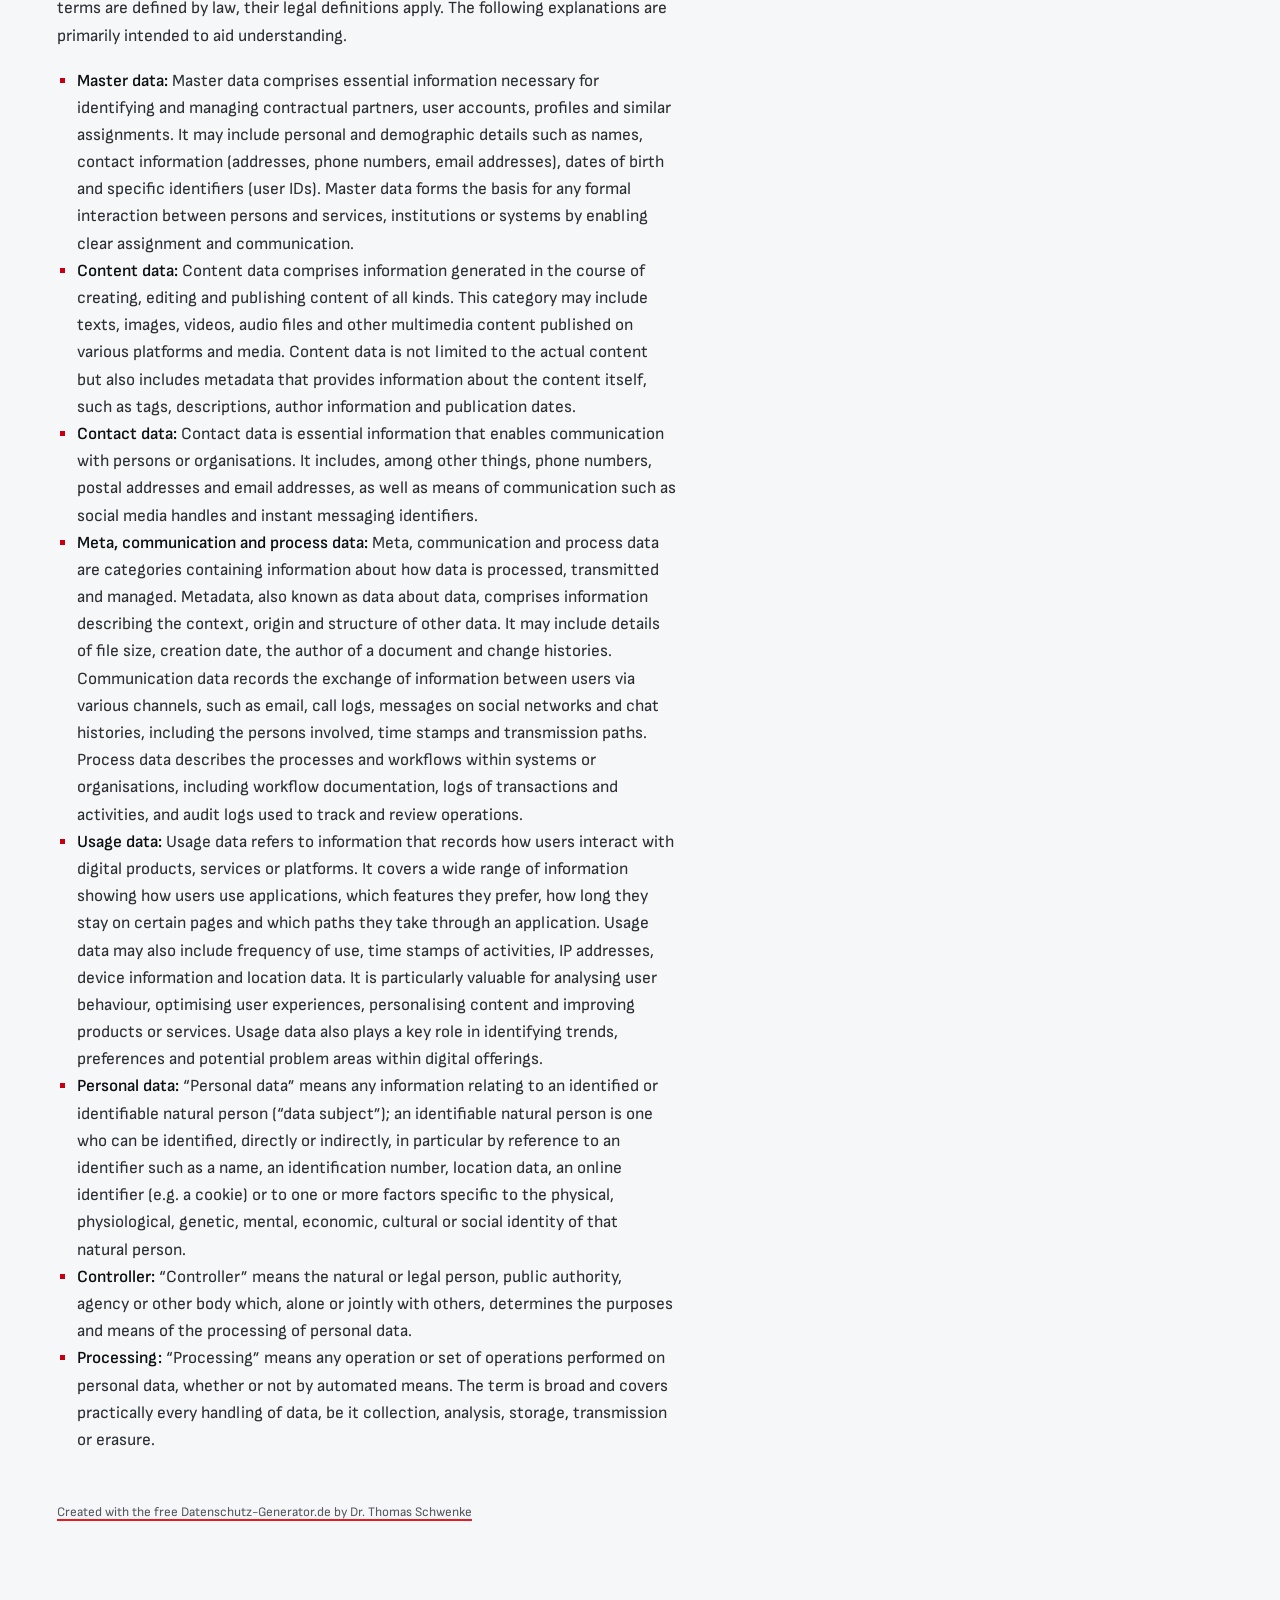
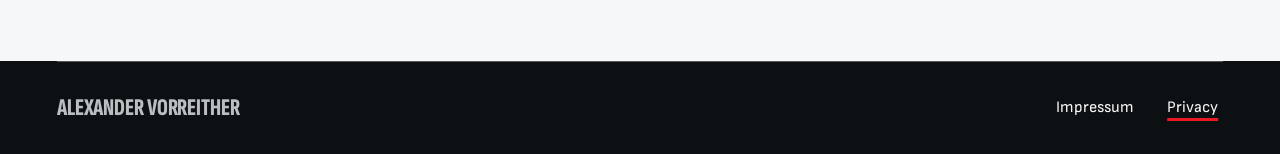
<file: en/privacy/index.html>
<!DOCTYPE html><html lang="en"><head><meta charset="utf-8"><meta name="viewport" content="width=device-width, initial-scale=1"><title>Privacy - Alexander Vorreither</title><meta name="description" content="What data this website processes, why, and what rights you have."><link rel="canonical" href="https://avorreither.at/en/privacy/"><link rel="alternate" hreflang="en" href="https://avorreither.at/en/privacy/"><link rel="alternate" hreflang="de" href="https://avorreither.at/de/privacy/"><link rel="alternate" hreflang="x-default" href="https://avorreither.at/en/privacy/"><meta property="og:url" content="https://avorreither.at/en/privacy/"><link rel="icon" type="image/svg+xml" href="/favicon.svg"><link rel="apple-touch-icon" href="/apple-touch-icon.png"><meta name="theme-color" content="oklch(0.975 0.003 240)"><meta property="og:type" content="website"><meta property="og:site_name" content="Alexander Vorreither"><meta property="og:title" content="Privacy - Alexander Vorreither"><meta property="og:description" content="What data this website processes, why, and what rights you have."><meta property="og:image" content="https://avorreither.at/og-en.png"><meta property="og:image:type" content="image/png"><meta property="og:image:width" content="1200"><meta property="og:image:height" content="630"><meta property="og:image:alt" content="Alexander Vorreither. Software and IT from Lower Austria."><meta property="og:locale" content="en_US"><meta property="og:locale:alternate" content="de_AT"><meta name="twitter:card" content="summary_large_image"><meta name="twitter:image:alt" content="Alexander Vorreither. Software and IT from Lower Austria."><meta name="generator" content="Astro v7.4.12"><!-- Motion preference before first paint (mirrors lib/animation/motion-pref.ts). No JS: unset, nothing moves. --><script>
      document.documentElement.dataset.motion = matchMedia('(prefers-reduced-motion: reduce)').matches ? 'reduced' : 'full';
    </script><style>@font-face{font-family:"Sofia Sans Extra Condensed-9127dec86b0b1b05";src:url("/_astro/fonts/b9cee78ec5e2ba89.woff2") format("woff2");font-display:swap;unicode-range:U+0000-00FF,U+0131,U+0152-0153,U+02BB-02BC,U+02C6,U+02DA,U+02DC,U+0304,U+0308,U+0329,U+2000-206F,U+20AC,U+2122,U+2191,U+2193,U+2212,U+2215,U+FEFF,U+FFFD;font-weight:800;font-style:normal;}@font-face{font-family:"Sofia Sans Extra Condensed-9127dec86b0b1b05 fallback: Arial Bold";src:local("Arial Bold");font-display:swap;font-weight:800;font-style:normal;size-adjust:64.3776%;ascent-override:139.8001%;descent-override:46.6%;line-gap-override:0%;}:root{--font-face-display:"Sofia Sans Extra Condensed-9127dec86b0b1b05","Sofia Sans Extra Condensed-9127dec86b0b1b05 fallback: Arial Bold","Arial Narrow",sans-serif;}</style><link rel="preload" href="/_astro/fonts/b9cee78ec5e2ba89.woff2" as="font" type="font/woff2" crossorigin><style>@font-face{font-family:"Sofia Sans-28f20b5d88fbd758";src:url("/_astro/fonts/49945f5bab166cc7.woff2") format("woff2");font-display:swap;unicode-range:U+0000-00FF,U+0131,U+0152-0153,U+02BB-02BC,U+02C6,U+02DA,U+02DC,U+0304,U+0308,U+0329,U+2000-206F,U+20AC,U+2122,U+2191,U+2193,U+2212,U+2215,U+FEFF,U+FFFD;font-weight:400;font-style:normal;}@font-face{font-family:"Sofia Sans-28f20b5d88fbd758";src:url("/_astro/fonts/305db04f6ededfee.woff2") format("woff2");font-display:swap;unicode-range:U+0000-00FF,U+0131,U+0152-0153,U+02BB-02BC,U+02C6,U+02DA,U+02DC,U+0304,U+0308,U+0329,U+2000-206F,U+20AC,U+2122,U+2191,U+2193,U+2212,U+2215,U+FEFF,U+FFFD;font-weight:600;font-style:normal;}@font-face{font-family:"Sofia Sans-28f20b5d88fbd758";src:url("/_astro/fonts/76ed9309f6fc1a13.woff2") format("woff2");font-display:swap;unicode-range:U+0000-00FF,U+0131,U+0152-0153,U+02BB-02BC,U+02C6,U+02DA,U+02DC,U+0304,U+0308,U+0329,U+2000-206F,U+20AC,U+2122,U+2191,U+2193,U+2212,U+2215,U+FEFF,U+FFFD;font-weight:400;font-style:italic;}@font-face{font-family:"Sofia Sans-28f20b5d88fbd758";src:url("/_astro/fonts/2c29683341229f3b.woff2") format("woff2");font-display:swap;unicode-range:U+0000-00FF,U+0131,U+0152-0153,U+02BB-02BC,U+02C6,U+02DA,U+02DC,U+0304,U+0308,U+0329,U+2000-206F,U+20AC,U+2122,U+2191,U+2193,U+2212,U+2215,U+FEFF,U+FFFD;font-weight:600;font-style:italic;}@font-face{font-family:"Sofia Sans-28f20b5d88fbd758 fallback: Arial";src:local("Arial");font-display:swap;font-weight:400;font-style:normal;size-adjust:96.4556%;ascent-override:93.3071%;descent-override:31.1024%;line-gap-override:0%;}@font-face{font-family:"Sofia Sans-28f20b5d88fbd758 fallback: Arial";src:local("Arial");font-display:swap;font-weight:600;font-style:normal;size-adjust:96.4556%;ascent-override:93.3071%;descent-override:31.1024%;line-gap-override:0%;}@font-face{font-family:"Sofia Sans-28f20b5d88fbd758 fallback: Arial";src:local("Arial");font-display:swap;font-weight:400;font-style:italic;size-adjust:96.4556%;ascent-override:93.3071%;descent-override:31.1024%;line-gap-override:0%;}@font-face{font-family:"Sofia Sans-28f20b5d88fbd758 fallback: Arial";src:local("Arial");font-display:swap;font-weight:600;font-style:italic;size-adjust:96.4556%;ascent-override:93.3071%;descent-override:31.1024%;line-gap-override:0%;}:root{--font-face-text:"Sofia Sans-28f20b5d88fbd758","Sofia Sans-28f20b5d88fbd758 fallback: Arial",sans-serif;}</style><link rel="preload" href="/_astro/fonts/49945f5bab166cc7.woff2" as="font" type="font/woff2" crossorigin><style>@font-face{font-family:"Azeret Mono-9a5c0ce5e6b8a0d0";src:url("/_astro/fonts/d3f79080f3516c17.woff2") format("woff2");font-display:swap;unicode-range:U+0000-00FF,U+0131,U+0152-0153,U+02BB-02BC,U+02C6,U+02DA,U+02DC,U+0304,U+0308,U+0329,U+2000-206F,U+20AC,U+2122,U+2191,U+2193,U+2212,U+2215,U+FEFF,U+FFFD;font-weight:400;font-style:normal;}@font-face{font-family:"Azeret Mono-9a5c0ce5e6b8a0d0 fallback: Courier New";src:local("Courier New");font-display:swap;font-weight:400;font-style:normal;size-adjust:108.3157%;ascent-override:86.5064%;descent-override:21.2342%;}:root{--font-face-mono:"Azeret Mono-9a5c0ce5e6b8a0d0","Azeret Mono-9a5c0ce5e6b8a0d0 fallback: Courier New",ui-monospace,monospace;}</style><style>.legal-page{& .intro{padding-block:clamp(2.5rem,7vw,6rem) clamp(1.25rem,3vw,2.5rem);& h1 span{display:block}}& .text{padding-bottom:var(--section)}& .prose{overflow-wrap:break-word;hyphens:auto;padding-top:2rem;& a{overflow-wrap:anywhere}}& .legal-toc{border-bottom:1px solid var(--color-border);max-width:62ch;padding-block:2rem 1.5rem;& ol{counter-reset:legal-toc}& li{counter-increment:legal-toc;gap:.75rem;display:flex}& li:before{min-width:2ch;color:var(--color-muted);font-family:var(--font-mono);font-size:var(--text-meta);font-variant-numeric:tabular-nums;content:counter(legal-toc, decimal-leading-zero);flex:none;padding-top:.35rem}& a{padding-block:.2rem;font-size:.9375rem;line-height:1.4;text-decoration-color:#0000;transition:text-decoration-color .18s ease-out;display:block}& a:hover{text-decoration-color:var(--color-accent)}}& .legal-toc-title{color:var(--color-muted);text-transform:uppercase;margin-bottom:.75rem}& .legal-credit{color:var(--color-muted);font-size:var(--text-meta);margin-top:3rem;& a{color:inherit}}}@media (width>=64rem){.legal-page .text.has-toc{grid-template-columns:minmax(0,62ch) minmax(13rem,18rem);justify-content:space-between;align-items:start;column-gap:clamp(3rem,6vw,8rem);display:grid;& .rule{grid-column:1/-1}& .prose{grid-area:2/1}& .legal-toc{top:calc(var(--header-h) + 1rem);max-height:calc(100svh - var(--header-h) - 2rem);overscroll-behavior:contain;border-bottom:0;grid-area:2/2;position:sticky;overflow-y:auto}}}
</style><link rel="stylesheet" href="/_astro/Layout.ILWPVymy.css"></head><body><a href="#main" class="skip">Skip to content</a><div class="field" aria-hidden="true"><svg data-contour-field viewBox="0 0 1600 1100" preserveAspectRatio="xMidYMid slice" fill="none" focusable="false"><path d="M0 801Q40 822 56 831Q73 840 96 854Q120 869 140 884Q160 899 172 909Q183 920 192 929Q200 937 209 949Q218 960 229 976Q240 992 253 1016Q266 1040 273 1055Q280 1071 290 1095L299 1120M0 313Q40 339 60 348Q80 356 100 364Q120 371 140 376Q160 381 180 383Q200 385 220 385Q240 385 260 383Q280 382 300 380Q320 379 340 380Q360 380 380 386Q400 391 411 395Q421 400 431 405Q440 409 460 419Q480 430 491 435Q501 440 511 445Q520 450 540 459Q560 469 574 474Q588 480 614 494Q640 508 650 514Q660 520 670 530Q680 539 688 550Q697 560 705 580Q714 600 717 620Q720 639 720 660Q719 680 717 700Q716 720 714 740Q712 760 712 780Q711 800 711 820Q712 840 714 860Q716 880 718 892Q720 904 726 932Q732 960 739 980Q746 1000 753 1014Q760 1028 776 1054Q792 1080 809 1100L826 1120M210 0Q240 38 253 59Q266 80 272 100Q277 120 278 140Q279 160 272 180Q266 200 253 214Q240 228 231 234Q222 240 211 245Q200 250 180 253Q160 256 140 254Q120 252 101 246Q83 240 61 230Q40 220 26 210Q12 200 6 195L0 191M466 0Q460 40 459 60Q459 80 461 100Q463 120 469 140Q474 160 484 180Q494 200 507 217Q520 235 540 253Q560 272 580 284Q600 296 620 304Q640 312 655 316Q671 320 695 326Q720 333 740 339Q760 346 772 353Q784 360 792 366Q800 372 811 386Q822 400 831 412Q840 425 855 452Q871 480 882 500Q893 520 904 540Q915 560 924 580Q933 600 937 620Q942 640 942 660Q941 680 937 700Q932 720 928 740Q923 760 922 770Q920 780 918 810Q916 840 918 854Q920 868 926 894Q933 920 942 940Q951 960 964 980Q977 1000 989 1013Q1000 1026 1020 1045Q1040 1064 1051 1072Q1062 1080 1071 1086Q1080 1093 1100 1104Q1120 1115 1126 1117L1132 1120M1208 0Q1240 3 1260 2Q1280 2 1286 1L1292 0M1600 1029Q1560 1058 1547 1069Q1533 1080 1507 1098Q1480 1116 1477 1118L1473 1120M164 0Q200 39 212 60Q224 80 229 100Q234 120 233 140Q231 160 218 180Q204 200 182 209Q160 218 140 218Q120 218 100 212Q80 207 60 196Q40 186 24 173Q8 160 4 156L0 152M522 0Q514 40 514 60Q514 80 517 99Q520 119 527 139Q535 160 547 179Q560 199 580 216Q600 234 620 245Q640 255 660 262Q680 268 700 271Q720 275 735 277Q751 280 775 288Q800 296 813 308Q827 320 840 340Q854 360 864 380Q875 400 885 420Q895 440 907 460Q919 480 932 500Q946 520 953 530Q960 541 969 550Q977 560 989 576Q1000 591 1016 616Q1031 640 1030 660Q1029 680 1021 700Q1012 720 1006 732Q1000 745 991 772Q982 800 980 820Q978 840 980 860Q981 880 987 900Q993 920 1003 940Q1013 960 1027 978Q1040 995 1060 1014Q1080 1033 1100 1047Q1120 1061 1139 1070Q1158 1080 1179 1088Q1200 1095 1220 1100Q1240 1104 1260 1106Q1280 1107 1300 1106Q1320 1105 1340 1100Q1360 1096 1379 1088Q1397 1080 1419 1064Q1440 1049 1460 1026Q1480 1002 1495 981Q1511 960 1532 940Q1554 920 1577 911L1600 901M1026 0Q1080 30 1093 35Q1105 40 1133 47Q1160 55 1180 58Q1200 62 1220 63Q1240 64 1260 63Q1280 62 1300 59Q1320 56 1340 52Q1360 48 1380 45Q1400 42 1420 38Q1440 35 1460 33Q1480 31 1500 30Q1520 29 1540 30Q1560 31 1580 33L1600 35M118 0Q160 36 174 58Q188 80 192 100Q197 120 190 140Q183 160 172 169Q160 178 140 181Q120 185 100 180Q80 175 66 168Q52 160 30 140Q7 120 4 115L0 109M571 0Q562 40 562 60Q562 80 567 100Q571 120 582 140Q593 160 616 180Q639 200 659 208Q680 216 700 220Q720 223 740 224Q760 226 780 227Q800 229 814 234Q829 240 846 260Q863 280 872 297Q880 314 888 337Q896 360 904 380Q913 400 923 420Q934 440 947 459Q960 479 979 499Q998 520 1019 536Q1040 552 1050 556Q1060 560 1070 565Q1080 571 1100 575Q1120 579 1140 579Q1160 579 1180 578Q1200 577 1220 578Q1240 580 1260 584Q1280 589 1294 594Q1308 600 1334 618Q1360 636 1380 657Q1400 678 1415 699Q1429 720 1435 729Q1440 737 1450 749Q1459 760 1470 770Q1480 779 1500 789Q1520 799 1540 804Q1560 809 1580 809L1600 810M932 0Q960 40 980 52Q1000 64 1020 69Q1040 75 1060 80Q1080 84 1100 88Q1120 92 1140 96Q1160 100 1180 102Q1200 105 1220 106Q1240 106 1260 104Q1280 103 1300 99Q1320 96 1340 92Q1360 88 1380 85Q1400 81 1420 78Q1440 75 1460 74Q1480 72 1500 72Q1520 72 1540 74Q1560 76 1570 78Q1581 80 1590 81L1600 83M1065 780Q1079 760 1100 747Q1120 734 1140 730Q1160 726 1180 728Q1200 729 1220 734Q1240 739 1260 746Q1280 753 1300 762Q1320 771 1340 783Q1360 795 1380 815Q1400 835 1409 858Q1417 880 1418 900Q1418 920 1414 940Q1410 960 1405 969Q1400 978 1394 989Q1388 1000 1374 1013Q1360 1026 1349 1033Q1338 1040 1309 1048Q1280 1055 1260 1055Q1240 1055 1220 1050Q1200 1046 1180 1038Q1160 1030 1140 1018Q1120 1006 1100 987Q1080 967 1065 944Q1051 920 1045 902Q1040 884 1039 862Q1038 840 1045 820Q1051 800 1065 780ZM623 0Q612 40 613 60Q614 80 622 100Q630 120 654 140Q678 160 699 165Q720 169 740 168Q760 168 779 164Q797 160 819 151Q840 142 854 131Q868 120 872 100Q875 80 873 60Q870 40 865 20L859 0M1600 118Q1560 109 1540 106Q1520 104 1500 103Q1480 103 1460 104Q1440 105 1420 108Q1400 111 1380 116Q1360 120 1340 124Q1320 128 1300 132Q1280 136 1260 138Q1240 140 1220 140Q1200 140 1180 138Q1160 136 1140 133Q1120 130 1100 128Q1080 125 1060 125Q1040 124 1020 125Q1000 127 980 131Q960 136 940 148Q921 160 914 180Q907 200 907 220Q907 240 910 260Q912 280 916 300Q920 320 925 340Q930 360 938 380Q946 400 953 412Q960 424 980 450Q1000 475 1020 490Q1040 506 1059 513Q1077 520 1099 524Q1120 528 1140 529Q1160 529 1180 530Q1200 530 1220 532Q1240 534 1260 540Q1280 545 1300 552Q1320 560 1340 572Q1360 584 1373 592Q1385 600 1410 620Q1435 640 1457 660Q1479 680 1499 697Q1520 713 1540 722Q1560 732 1580 734L1600 736M19 60Q18 40 29 29Q40 19 60 18Q80 18 100 28Q120 39 135 59Q150 80 151 100Q153 120 137 133Q120 146 100 143Q80 140 64 130Q49 120 35 100Q20 80 19 60ZM1112 860Q1116 840 1138 824Q1160 808 1180 807Q1200 805 1220 810Q1240 816 1260 826Q1280 837 1300 858Q1319 880 1325 900Q1330 920 1325 940Q1320 960 1300 975Q1280 990 1260 993Q1240 997 1220 993Q1200 989 1180 978Q1160 968 1140 947Q1120 925 1114 902Q1107 880 1112 860ZM1600 175Q1560 163 1540 159Q1520 155 1500 154Q1480 153 1460 154Q1440 155 1425 158Q1410 160 1385 165Q1360 171 1340 176Q1320 181 1300 187Q1280 192 1260 196Q1240 200 1220 201Q1200 203 1180 202Q1160 201 1140 199Q1120 198 1100 198Q1080 198 1060 204Q1040 210 1022 225Q1003 240 995 260Q987 280 986 300Q985 320 990 340Q994 360 1005 380Q1016 400 1028 413Q1040 425 1052 433Q1063 440 1092 449Q1120 457 1140 459Q1160 460 1180 462Q1200 463 1220 466Q1240 470 1256 475Q1272 480 1296 490Q1320 500 1340 510Q1359 520 1380 532Q1400 544 1414 552Q1429 560 1454 575Q1480 591 1491 595Q1501 600 1511 605Q1520 610 1540 616Q1560 621 1580 618L1600 615M1600 201Q1560 186 1540 182Q1520 178 1500 176Q1480 175 1460 176Q1440 177 1420 180Q1400 184 1380 189Q1360 194 1350 197Q1340 200 1330 203Q1320 207 1300 214Q1280 220 1260 225Q1240 230 1220 233Q1200 235 1180 235Q1160 235 1140 234Q1120 234 1100 236Q1080 238 1060 252Q1040 265 1031 292Q1023 320 1027 340Q1032 360 1049 380Q1066 400 1093 410Q1120 421 1140 423Q1160 425 1180 427Q1200 430 1220 435Q1240 440 1260 447Q1280 454 1300 464Q1320 474 1340 484Q1360 495 1380 506Q1400 517 1420 528Q1440 540 1460 549Q1480 559 1500 567Q1520 575 1540 577Q1560 580 1580 574L1600 568M1600 227Q1560 209 1542 205Q1523 200 1502 198Q1480 196 1460 197Q1440 198 1420 202Q1400 206 1380 212Q1360 218 1340 226Q1320 233 1300 242Q1280 251 1260 259Q1240 267 1220 272Q1200 276 1180 277Q1160 279 1147 279Q1134 280 1107 296Q1080 313 1088 336Q1097 360 1108 366Q1120 371 1140 375Q1160 379 1180 383Q1200 387 1214 394Q1227 400 1254 411Q1280 423 1293 431Q1306 440 1333 455Q1360 470 1380 482Q1400 493 1420 503Q1440 514 1460 523Q1480 532 1500 538Q1520 543 1540 544Q1560 544 1580 536L1600 528M1600 256Q1575 240 1547 231Q1520 221 1500 219Q1480 217 1460 218Q1440 220 1420 224Q1400 228 1383 234Q1365 240 1343 252Q1320 264 1306 272Q1292 280 1271 300Q1251 320 1254 340Q1256 360 1268 370Q1280 381 1288 390Q1296 400 1308 408Q1320 416 1336 428Q1352 440 1376 454Q1400 469 1411 474Q1421 480 1431 485Q1440 490 1460 498Q1480 506 1500 510Q1520 515 1540 513Q1560 511 1580 500L1600 489M1600 359Q1588 320 1574 305Q1560 289 1540 279Q1520 269 1500 266Q1480 263 1460 265Q1440 267 1420 274Q1401 280 1380 299Q1360 317 1358 339Q1355 360 1369 380Q1383 400 1392 406Q1400 413 1420 426Q1440 439 1460 446Q1480 453 1500 455Q1520 457 1540 450Q1560 444 1577 422Q1593 400 1597 381L1600 362M1404 341Q1408 320 1424 310Q1440 300 1460 297Q1480 293 1500 297Q1520 302 1533 311Q1547 320 1553 332Q1560 344 1560 364Q1560 384 1540 403Q1520 421 1500 421Q1480 421 1460 413Q1440 405 1420 383Q1400 361 1404 341Z" stroke-width="1" vector-effect="non-scaling-stroke"></path><path d="M276 0Q318 40 339 48Q360 57 372 28L383 0M0 235Q40 263 60 271Q80 280 100 287Q120 295 140 298Q160 301 180 301Q200 300 220 296Q240 292 254 286Q268 280 294 262Q320 244 340 226Q360 209 380 212Q400 215 411 228Q422 240 431 247Q440 255 452 267Q464 280 472 287Q480 293 497 307Q513 320 537 335Q560 349 572 355Q585 360 612 371Q640 382 660 388Q680 394 690 397Q700 400 710 404Q720 408 740 420Q760 432 780 454Q800 476 812 498Q824 520 832 537Q840 554 847 577Q853 600 855 620Q857 640 856 660Q854 680 851 700Q848 720 846 740Q843 760 842 780Q840 800 841 820Q841 840 844 860Q847 880 852 900Q857 920 866 940Q874 960 885 980Q896 1000 908 1016Q920 1031 940 1053Q960 1075 980 1092Q1000 1109 1007 1115L1015 1120M713 0Q684 40 692 60Q700 80 710 85Q720 91 740 87Q760 83 770 61Q779 40 770 20L762 0M1600 148Q1560 137 1540 134Q1520 131 1500 130Q1480 130 1460 131Q1440 132 1420 135Q1400 137 1380 141Q1360 146 1340 151Q1320 156 1300 160Q1280 165 1260 168Q1240 171 1220 171Q1200 172 1180 170Q1160 169 1140 167Q1120 165 1100 163Q1080 162 1060 164Q1040 166 1020 174Q1000 182 989 191Q978 200 969 215Q960 231 955 255Q950 280 951 300Q952 320 956 336Q960 353 970 376Q980 400 990 415Q1000 430 1020 448Q1040 466 1055 473Q1071 480 1095 486Q1120 492 1140 493Q1160 493 1180 494Q1200 495 1220 498Q1240 501 1260 506Q1280 511 1291 516Q1301 520 1311 524Q1320 528 1340 539Q1360 549 1370 555Q1379 560 1390 567Q1400 574 1420 587Q1440 600 1460 615Q1480 629 1489 635Q1499 640 1509 647Q1520 655 1540 663Q1560 671 1580 671L1600 671M1600 290Q1560 259 1540 251Q1520 244 1507 242Q1494 240 1476 240Q1457 240 1429 247Q1400 253 1380 263Q1360 272 1340 291Q1320 310 1316 335Q1312 360 1327 380Q1342 400 1351 407Q1360 414 1377 427Q1394 440 1417 452Q1440 465 1459 472Q1479 480 1499 483Q1520 487 1539 483Q1557 480 1579 464L1600 447" stroke-width="2" vector-effect="non-scaling-stroke"></path></svg></div><header class="header"><div class="wrap row"><div class="top"><a href="/en/" class="brand display">Alexander Vorreither</a></div><div class="menus"><nav aria-label="Main"><ul class="menu"><li><a href="/en/">Home</a></li><li><a href="/en/projects/">Projects</a></li><li><a href="/en/detours/">Detours</a></li><li><a href="/en/#contact">Contact</a></li></ul></nav><nav aria-label="Language"><ul class="menu langs"><li><a href="/en/privacy/" lang="en" hreflang="en" aria-current="true">EN<span class="sr-only"> English</span></a></li><li><a href="/de/privacy/" lang="de" hreflang="de">DE<span class="sr-only"> Deutsch</span></a></li></ul></nav></div></div></header><main id="main"><div class="legal-page"><header class="wrap intro"><h1 class="display text-h2"><span class="rise">Privacy</span></h1></header><div class="wrap text has-toc"><div class="rule rule-in"></div><nav class="legal-toc" aria-labelledby="legal-toc-title"><h2 id="legal-toc-title" class="legal-toc-title meta">Contents</h2><ol><li><a href="#preamble">Preamble</a></li><li><a href="#controller">Controller</a></li><li><a href="#overview-of-processing">Overview of processing</a></li><li><a href="#relevant-legal-bases">Relevant legal bases</a></li><li><a href="#security-measures">Security measures</a></li><li><a href="#provision-of-the-online-services-and-web-hosting">Provision of the online services and web hosting</a></li><li><a href="#no-cookies-no-browser-storage-no-tracking">No cookies, no browser storage, no tracking</a></li><li><a href="#contacting-me-by-email">Contacting me by email</a></li><li><a href="#general-information-on-data-retention-and-deletion">General information on data retention and deletion</a></li><li><a href="#rights-of-data-subjects">Rights of data subjects</a></li><li><a href="#presences-on-social-networks-social-media">Presences on social networks (social media)</a></li><li><a href="#management-organisation-and-auxiliary-tools">Management, organisation and auxiliary tools</a></li><li><a href="#links-to-other-websites">Links to other websites</a></li><li><a href="#changes-and-updates">Changes and updates</a></li><li><a href="#definitions">Definitions</a></li></ol></nav><div class="prose"><h2 id="preamble">Preamble</h2>
<p>With the following privacy policy I would like to inform you which types of your personal data (hereinafter also referred to as “data”) I process, for which purposes and to what extent. The privacy policy applies to all processing of personal data carried out by me, both in the context of providing my services and in particular on this website and within external online presences, such as my profiles on LinkedIn and GitHub (hereinafter collectively referred to as “online services”).</p>
<p>The terms used are not gender-specific.</p>
<p>Last updated: 19 November 2026</p>
<h2 id="controller">Controller</h2>
<p>Alexander Vorreither<br>
4482 Ennsdorf, Austria</p>
<p><strong>Email:</strong> <a href="mailto:alexander.vorreither+business@gmail.com">alexander.vorreither+business@gmail.com</a><br>
<strong>Impressum:</strong> <a href="/en/impressum/">avorreither.at/en/impressum/</a></p>
<h2 id="overview-of-processing">Overview of processing</h2>
<p>The following overview summarises the types of data processed and the purposes of their processing, and refers to the data subjects.</p>
<h3 id="types-of-data-processed">Types of data processed</h3>
<ul>
<li>Master data.</li>
<li>Contact data.</li>
<li>Content data.</li>
<li>Usage data.</li>
<li>Meta, communication and process data.</li>
</ul>
<h3 id="categories-of-data-subjects">Categories of data subjects</h3>
<ul>
<li>Service recipients and clients.</li>
<li>Communication partners.</li>
<li>Users.</li>
<li>Third parties.</li>
</ul>
<h3 id="purposes-of-processing">Purposes of processing</h3>
<ul>
<li>Provision of my online services and usability.</li>
<li>Security measures.</li>
<li>Provision of contractual services and fulfilment of contractual obligations.</li>
<li>Communication.</li>
<li>Office and organisational procedures.</li>
<li>Feedback.</li>
<li>Public relations.</li>
</ul>
<h2 id="relevant-legal-bases">Relevant legal bases</h2>
<p><strong>Relevant legal bases under the GDPR:</strong> Below is an overview of the legal bases of the GDPR on which I process personal data. Please note that, in addition to the provisions of the GDPR, national data protection rules may apply in your or my country of residence. Should more specific legal bases apply in individual cases, I will inform you of these in this privacy policy.</p>
<ul>
<li><strong>Performance of a contract and pre-contractual requests (Art. 6(1)(b) GDPR)</strong> – Processing is necessary for the performance of a contract to which the data subject is party or in order to take steps at the request of the data subject prior to entering into a contract.</li>
<li><strong>Legal obligation (Art. 6(1)(c) GDPR)</strong> – Processing is necessary for compliance with a legal obligation to which the controller is subject.</li>
<li><strong>Legitimate interests (Art. 6(1)(f) GDPR)</strong> – Processing is necessary for the purposes of the legitimate interests pursued by the controller or by a third party, except where such interests are overridden by the interests or fundamental rights and freedoms of the data subject which require protection of personal data.</li>
</ul>
<p><strong>National data protection regulations in Austria:</strong> In addition to the data protection provisions of the GDPR, national data protection regulations apply in Austria. These include in particular the Federal Act on the Protection of Individuals with regard to the Processing of Personal Data (Datenschutzgesetz – DSG). The DSG contains in particular special provisions on the right of access, the right to rectification or erasure, the processing of special categories of personal data, processing for other purposes, transmission, and automated individual decision-making.</p>
<h2 id="security-measures">Security measures</h2>
<p>In accordance with the legal requirements, and taking into account the state of the art, the costs of implementation and the nature, scope, context and purposes of processing, as well as the varying likelihood and severity of the risk to the rights and freedoms of natural persons, I take appropriate technical and organisational measures to ensure a level of protection appropriate to the risk.</p>
<p>These measures include in particular safeguarding the confidentiality, integrity and availability of data by controlling physical and electronic access to the data as well as access to, input, disclosure, availability and separation of the data. I have also established procedures that ensure the exercise of data subjects’ rights, the erasure of data and responses to data threats. Furthermore, I take the protection of personal data into account as early as the development or selection of hardware, software and procedures, in line with the principles of data protection by design and by default.</p>
<p><strong>Securing online connections with TLS/SSL encryption (HTTPS):</strong> To protect users’ data transmitted via my online services from unauthorised access, I use TLS/SSL encryption. Secure Sockets Layer (SSL) and Transport Layer Security (TLS) are the cornerstones of secure data transmission on the internet. These technologies encrypt the information transmitted between the website and the user’s browser (or between two servers), protecting the data from unauthorised access. TLS, as the more advanced and secure successor of SSL, ensures that all data transmissions meet the highest security standards. When a website is secured by an SSL/TLS certificate, this is indicated by HTTPS in the URL. This serves as an indicator to users that their data is transmitted securely and encrypted.</p>
<h2 id="provision-of-the-online-services-and-web-hosting">Provision of the online services and web hosting</h2>
<p>I process users’ data in order to provide my online services to them. For this purpose, the user’s IP address is processed, which is necessary to deliver the content and functions of the website to the user’s browser or device.</p>
<ul>
<li><strong>Types of data processed:</strong> Usage data (e.g. pages viewed, time of access, device types, browsers and operating systems used); meta, communication and process data (e.g. IP addresses, time stamps).</li>
<li><strong>Data subjects:</strong> Users (e.g. website visitors).</li>
<li><strong>Purposes of processing:</strong> Provision of my online services and usability; security measures.</li>
<li><strong>Retention and deletion:</strong> see “Collection of access data and log files” below.</li>
<li><strong>Legal bases:</strong> Legitimate interests (Art. 6(1)(f) GDPR), namely a website that works and stays secure.</li>
</ul>
<p><strong>Further information on processing operations, procedures and services:</strong></p>
<ul>
<li><strong>Collection of access data and log files:</strong> Access to the website is recorded in so-called “server log files”. These may include the address of the pages and files retrieved, the date and time of retrieval, the amount of data transferred, notification of successful retrieval, browser type and version, the operating system, the previously visited page (referrer) and the IP address. The log files are stored by the hosting provider for security purposes, for example to fend off overload and abusive attacks. I have no access to these log files myself; how long they are kept follows GitHub’s privacy statement. <strong>Legal bases:</strong> Legitimate interests (Art. 6(1)(f) GDPR).</li>
<li><strong>GitHub Pages:</strong> Hosting of the website. <strong>Service provider:</strong> GitHub, Inc., 88 Colin P. Kelly Jr. St., San Francisco, CA 94107, USA; <strong>Legal bases:</strong> Legitimate interests (Art. 6(1)(f) GDPR); <strong>Website:</strong> <a href="https://pages.github.com">https://pages.github.com</a>; <strong>Privacy policy:</strong> <a href="https://docs.github.com/en/site-policy/privacy-policies/github-general-privacy-statement">https://docs.github.com/en/site-policy/privacy-policies/github-general-privacy-statement</a>; <strong>Basis for third-country transfers:</strong> Data Privacy Framework (DPF), standard contractual clauses.</li>
</ul>
<h2 id="no-cookies-no-browser-storage-no-tracking">No cookies, no browser storage, no tracking</h2>
<p>This website sets no cookies and reads none. Nor does it store anything else on your device (no local storage, no session storage, no comparable techniques), and it uses no analytics, tracking or advertising services. Consent under § 165(3) of the Austrian Telecommunications Act 2021 (TKG 2021) is therefore not required, and there is no cookie banner.</p>
<p>Fonts, images and scripts are served exclusively by this website itself. No content is loaded from third-party servers.</p>
<p>So that you see the right language version, the start page reads your browser’s language setting and redirects you to the English or German version. The website also checks whether “reduce motion” is enabled on your system and whether you use a mouse, in order to adapt its animations. This information is evaluated only in your browser and is neither stored nor sent to me or anyone else.</p>
<h2 id="contacting-me-by-email">Contacting me by email</h2>
<p>When you contact me (e.g. by email or via social networks), the information you provide is processed to the extent necessary to answer your request and any measures you ask for. Providing this data is voluntary; without it, however, I cannot answer your request. I use Gmail for email (see “Management, organisation and auxiliary tools”).</p>
<ul>
<li><strong>Types of data processed:</strong> Contact data (e.g. email address, name); content data (e.g. the content of your message); meta, communication and process data (e.g. time stamps).</li>
<li><strong>Data subjects:</strong> Communication partners; service recipients and clients.</li>
<li><strong>Purposes of processing:</strong> Communication; feedback; provision of contractual services, for example when your request concerns a job or a project.</li>
<li><strong>Retention and deletion:</strong> I keep emails as long as my exchange with you requires them and delete them afterwards, unless statutory retention obligations apply.</li>
<li><strong>Legal bases:</strong> Performance of a contract and pre-contractual requests (Art. 6(1)(b) GDPR) where your request aims at a contract; otherwise legitimate interests (Art. 6(1)(f) GDPR), namely answering your request.</li>
</ul>
<h2 id="general-information-on-data-retention-and-deletion">General information on data retention and deletion</h2>
<p>I delete the personal data I process in accordance with the legal provisions as soon as there is no longer a legal basis for processing. This applies where the original purpose of processing no longer exists or the data is no longer needed. Exceptions apply where legal obligations or special interests require longer retention, in particular where data must be kept for commercial or tax reasons or where storing it is necessary for legal proceedings or to protect the rights of other natural or legal persons. The individual sections of this privacy policy contain additional information on retention and deletion that applies to the respective processing.</p>
<h2 id="rights-of-data-subjects">Rights of data subjects</h2>
<p>Rights of data subjects under the GDPR: As a data subject, you are entitled to various rights under the GDPR, which arise in particular from Art. 15 to 21 GDPR:</p>
<ul>
<li><strong>Right to object: You have the right to object at any time, on grounds relating to your particular situation, to the processing of personal data concerning you which is based on Art. 6(1)(e) or (f) GDPR; this also applies to profiling based on these provisions. Where personal data concerning you is processed for direct marketing purposes, you have the right to object at any time to processing of personal data concerning you for such marketing; this also applies to profiling to the extent that it is related to such direct marketing.</strong></li>
<li><strong>Right to withdraw consent:</strong> You have the right to withdraw any consent you have given at any time.</li>
<li><strong>Right of access:</strong> You have the right to obtain confirmation as to whether data concerning you is being processed, and to access to this data as well as further information and a copy of the data in accordance with the legal requirements.</li>
<li><strong>Right to rectification:</strong> In accordance with the legal requirements, you have the right to have incomplete data concerning you completed or inaccurate data concerning you rectified.</li>
<li><strong>Right to erasure and restriction of processing:</strong> In accordance with the legal requirements, you have the right to demand that data concerning you be erased without undue delay or, alternatively, that its processing be restricted.</li>
<li><strong>Right to data portability:</strong> You have the right to receive data concerning you that you have provided to me in a structured, commonly used and machine-readable format in accordance with the legal requirements, or to request its transmission to another controller.</li>
<li><strong>Right to lodge a complaint with a supervisory authority:</strong> Without prejudice to any other administrative or judicial remedy, you have the right to lodge a complaint with a data protection supervisory authority if you consider that the processing of your personal data infringes the GDPR. The complaint can be lodged in particular with a supervisory authority in the member state of your habitual residence, your place of work or the place of the alleged infringement. In Austria, this is the Österreichische Datenschutzbehörde, Barichgasse 40–42, 1030 Vienna, <a href="mailto:dsb@dsb.gv.at">dsb@dsb.gv.at</a>.</li>
</ul>
<p>For any of these requests, an email to the address above is enough. There is no automated decision-making, including profiling (Art. 22 GDPR).</p>
<h2 id="presences-on-social-networks-social-media">Presences on social networks (social media)</h2>
<p>I maintain online presences within social networks and process user data in this context in order to communicate with the users active there or to offer information about me.</p>
<p>Please note that user data may be processed outside the European Union. This may result in risks for users, for example because it could make it more difficult to enforce users’ rights.</p>
<p>Furthermore, user data within social networks is usually processed for market research and advertising purposes. For example, usage profiles may be created based on usage behaviour and the resulting interests of users. These profiles may in turn be used to display advertisements inside and outside the networks that presumably correspond to users’ interests. For this reason, cookies are usually stored on users’ computers, in which usage behaviour and interests are stored. In addition, data may be stored in the usage profiles independently of the devices used (especially if users are members of the respective platforms and logged in there).</p>
<p>For a detailed description of the respective forms of processing and the options to object (opt-out), please refer to the privacy policies and information of the operators of the respective networks.</p>
<p>For requests for information and the exercise of data subject rights, please note that these can be asserted most effectively with the providers. Only they have access to the user data and can take appropriate measures and provide information directly. Should you still need help, you can contact me.</p>
<ul>
<li><strong>Types of data processed:</strong> Contact data (e.g. postal and email addresses or phone numbers); content data (e.g. text or image messages and posts and related information, such as authorship or time of creation); usage data (e.g. page views and time spent, click paths, intensity and frequency of use, device types and operating systems used, interactions with content and features).</li>
<li><strong>Data subjects:</strong> Users (e.g. website visitors, users of online services).</li>
<li><strong>Purposes of processing:</strong> Communication; feedback; public relations.</li>
<li><strong>Retention and deletion:</strong> Deletion as described in the section “General information on data retention and deletion”.</li>
<li><strong>Legal bases:</strong> Legitimate interests (Art. 6(1)(f) GDPR).</li>
</ul>
<p><strong>Further information on processing operations, procedures and services:</strong></p>
<ul>
<li><strong>LinkedIn:</strong> Social network; I maintain a personal profile there (<a href="https://www.linkedin.com/in/alexander-vorreither">linkedin.com/in/alexander-vorreither</a>). Depending on your LinkedIn settings, LinkedIn may show me that you viewed the profile. <strong>Service provider:</strong> LinkedIn Ireland Unlimited Company, Wilton Plaza, Wilton Place, Dublin 2, Ireland; <strong>Legal bases:</strong> Legitimate interests (Art. 6(1)(f) GDPR); <strong>Website:</strong> <a href="https://www.linkedin.com">https://www.linkedin.com</a>; <strong>Privacy policy:</strong> <a href="https://www.linkedin.com/legal/privacy-policy">https://www.linkedin.com/legal/privacy-policy</a>; <strong>Basis for third-country transfers:</strong> Data Privacy Framework (DPF), standard contractual clauses; <strong>Opt-out:</strong> <a href="https://www.linkedin.com/psettings/guest-controls/retargeting-opt-out">https://www.linkedin.com/psettings/guest-controls/retargeting-opt-out</a>.</li>
<li><strong>GitHub:</strong> Software development platform; I publish my projects there (<a href="https://github.com/Schweinemaster">github.com/Schweinemaster</a>). <strong>Service provider:</strong> GitHub, Inc., 88 Colin P. Kelly Jr. St., San Francisco, CA 94107, USA; <strong>Legal bases:</strong> Legitimate interests (Art. 6(1)(f) GDPR); <strong>Website:</strong> <a href="https://github.com">https://github.com</a>; <strong>Privacy policy:</strong> <a href="https://docs.github.com/en/site-policy/privacy-policies/github-general-privacy-statement">https://docs.github.com/en/site-policy/privacy-policies/github-general-privacy-statement</a>; <strong>Basis for third-country transfers:</strong> Data Privacy Framework (DPF), standard contractual clauses.</li>
</ul>
<h2 id="management-organisation-and-auxiliary-tools">Management, organisation and auxiliary tools</h2>
<p>I use services, platforms and software from other providers (hereinafter “third-party providers”) for the purposes of organising, managing, planning and providing my services. When selecting third-party providers and their services, I observe the legal requirements.</p>
<p>In this context, personal data may be processed and stored on the servers of the third-party providers. This may affect various data that I process in accordance with this privacy policy. This data may include in particular master data and contact data of users, data on transactions, contracts, other processes and their content.</p>
<p>If users are referred to the third-party providers or their software or platforms in the course of communication, business or other relationships with me, the third-party providers may process usage data and metadata for security purposes, service optimisation or marketing purposes. I therefore ask you to observe the privacy notices of the respective third-party providers.</p>
<ul>
<li><strong>Types of data processed:</strong> Content data (e.g. text or image messages and posts and related information, such as authorship or time of creation); usage data (e.g. page views and time spent, click paths, intensity and frequency of use, device types and operating systems used, interactions with content and features); meta, communication and process data (e.g. IP addresses, time stamps, identification numbers, persons involved).</li>
<li><strong>Data subjects:</strong> Communication partners; users (e.g. website visitors, users of online services).</li>
<li><strong>Purposes of processing:</strong> Provision of contractual services and fulfilment of contractual obligations; office and organisational procedures.</li>
<li><strong>Retention and deletion:</strong> Deletion as described in the section “General information on data retention and deletion”.</li>
<li><strong>Legal bases:</strong> Legitimate interests (Art. 6(1)(f) GDPR).</li>
</ul>
<p><strong>Further information on processing operations, procedures and services:</strong></p>
<ul>
<li><strong>Gmail:</strong> Email service I use to receive and send emails. <strong>Service provider:</strong> Google Ireland Limited, Gordon House, Barrow Street, Dublin 4, Ireland; parent company: Google LLC, 1600 Amphitheatre Parkway, Mountain View, CA 94043, USA; <strong>Legal bases:</strong> Legitimate interests (Art. 6(1)(f) GDPR); <strong>Website:</strong> <a href="https://www.google.com/gmail/about/">https://www.google.com/gmail/about/</a>; <strong>Privacy policy:</strong> <a href="https://policies.google.com/privacy">https://policies.google.com/privacy</a>; <strong>Basis for third-country transfers:</strong> Data Privacy Framework (DPF), standard contractual clauses (<a href="https://policies.google.com/privacy/frameworks">https://policies.google.com/privacy/frameworks</a>).</li>
</ul>
<h2 id="links-to-other-websites">Links to other websites</h2>
<p>This website links to third-party services, such as GitHub, LinkedIn and Buy Me a Coffee. It embeds no content from these services (no videos, maps, widgets or social media plugins), so nothing is sent to them when you visit this website. Only when you follow a link does your browser open the provider’s page, sending among other things your IP address and, depending on your browser, the address of this website. The respective provider is responsible for processing there, and its privacy policy applies.</p>
<h2 id="changes-and-updates">Changes and updates</h2>
<p>Please check the content of my privacy policy regularly. I will adapt the privacy policy as soon as changes to the data processing I carry out make this necessary. I will inform you as soon as the changes require action on your part (e.g. consent) or other individual notification.</p>
<p>Where I provide addresses and contact information of companies and organisations in this privacy policy, please note that addresses may change over time, and please check the information before contacting them.</p>
<h2 id="definitions">Definitions</h2>
<p>This section gives you an overview of the terms used in this privacy policy. Where terms are defined by law, their legal definitions apply. The following explanations are primarily intended to aid understanding.</p>
<ul>
<li><strong>Master data:</strong> Master data comprises essential information necessary for identifying and managing contractual partners, user accounts, profiles and similar assignments. It may include personal and demographic details such as names, contact information (addresses, phone numbers, email addresses), dates of birth and specific identifiers (user IDs). Master data forms the basis for any formal interaction between persons and services, institutions or systems by enabling clear assignment and communication.</li>
<li><strong>Content data:</strong> Content data comprises information generated in the course of creating, editing and publishing content of all kinds. This category may include texts, images, videos, audio files and other multimedia content published on various platforms and media. Content data is not limited to the actual content but also includes metadata that provides information about the content itself, such as tags, descriptions, author information and publication dates.</li>
<li><strong>Contact data:</strong> Contact data is essential information that enables communication with persons or organisations. It includes, among other things, phone numbers, postal addresses and email addresses, as well as means of communication such as social media handles and instant messaging identifiers.</li>
<li><strong>Meta, communication and process data:</strong> Meta, communication and process data are categories containing information about how data is processed, transmitted and managed. Metadata, also known as data about data, comprises information describing the context, origin and structure of other data. It may include details of file size, creation date, the author of a document and change histories. Communication data records the exchange of information between users via various channels, such as email, call logs, messages on social networks and chat histories, including the persons involved, time stamps and transmission paths. Process data describes the processes and workflows within systems or organisations, including workflow documentation, logs of transactions and activities, and audit logs used to track and review operations.</li>
<li><strong>Usage data:</strong> Usage data refers to information that records how users interact with digital products, services or platforms. It covers a wide range of information showing how users use applications, which features they prefer, how long they stay on certain pages and which paths they take through an application. Usage data may also include frequency of use, time stamps of activities, IP addresses, device information and location data. It is particularly valuable for analysing user behaviour, optimising user experiences, personalising content and improving products or services. Usage data also plays a key role in identifying trends, preferences and potential problem areas within digital offerings.</li>
<li><strong>Personal data:</strong> “Personal data” means any information relating to an identified or identifiable natural person (“data subject”); an identifiable natural person is one who can be identified, directly or indirectly, in particular by reference to an identifier such as a name, an identification number, location data, an online identifier (e.g. a cookie) or to one or more factors specific to the physical, physiological, genetic, mental, economic, cultural or social identity of that natural person.</li>
<li><strong>Controller:</strong> “Controller” means the natural or legal person, public authority, agency or other body which, alone or jointly with others, determines the purposes and means of the processing of personal data.</li>
<li><strong>Processing:</strong> “Processing” means any operation or set of operations performed on personal data, whether or not by automated means. The term is broad and covers practically every handling of data, be it collection, analysis, storage, transmission or erasure.</li>
</ul>
<p class="legal-credit"><a href="https://datenschutz-generator.de/" rel="noopener noreferrer nofollow">Created with the free Datenschutz-Generator.de by Dr. Thomas Schwenke</a></p>
</div></div></div></main><footer class="footer"><div class="wrap footer-row"><p class="display footer-name">Alexander Vorreither</p><nav aria-label="Legal"><ul class="menu"><li><a href="/en/impressum/">Impressum</a></li><li><a href="/en/privacy/" aria-current="page">Privacy</a></li></ul></nav></div></footer><script type="module">var e=[`wheel`,`touchstart`,`pointerdown`,`keydown`],t;function n(e){if(e.length<2)return null;try{return document.getElementById(decodeURIComponent(e.slice(1)))}catch{return null}}function r(n,r){t?.();let i=()=>n.getBoundingClientRect().top+window.scrollY,a=i(),o=()=>n.scrollIntoView({block:`start`,...r&&{behavior:r}}),s=new ResizeObserver(()=>{let e=i();Math.abs(e-a)<1||(a=e,o())});s.observe(document.body);let c=()=>t?.(),l=window.setTimeout(c,1e4);for(let t of e)window.addEventListener(t,c,{passive:!0,capture:!0});return t=()=>{s.disconnect(),window.clearTimeout(l);for(let t of e)window.removeEventListener(t,c,{capture:!0});t=void 0},o}var i=n(window.location.hash);i&&r(i,`instant`)(),document.addEventListener(`click`,e=>{if(e.defaultPrevented||e.button!==0||e.metaKey||e.ctrlKey||e.shiftKey||e.altKey)return;let t=e.target?.closest?.(`a[href*="#"]`);if(!(t instanceof HTMLAnchorElement)||t.origin!==window.location.origin||t.pathname!==window.location.pathname)return;let i=n(t.hash);i&&r(i,void 0)});</script></body></html><script type="module" src="/_astro/Layout.astro_astro_type_script_index_0_lang.Bu64iR2c.js"></script>
</file>
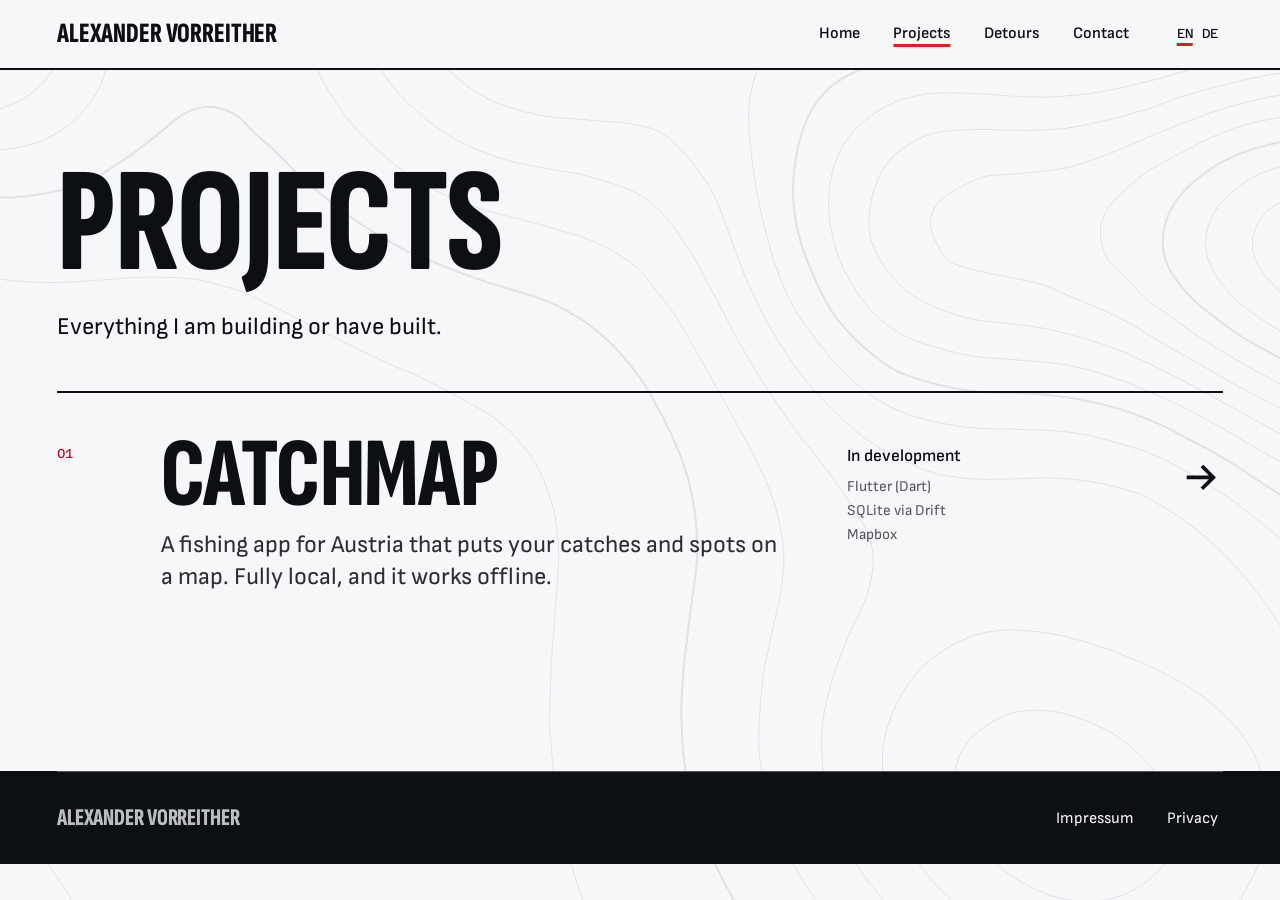
<file: en/projects/index.html>
<!DOCTYPE html><html lang="en"><head><meta charset="utf-8"><meta name="viewport" content="width=device-width, initial-scale=1"><title>Projects - Alexander Vorreither</title><meta name="description" content="Projects by Alexander Vorreither: what they are, what they are built with and where they stand."><link rel="canonical" href="https://avorreither.at/en/projects/"><link rel="alternate" hreflang="en" href="https://avorreither.at/en/projects/"><link rel="alternate" hreflang="de" href="https://avorreither.at/de/projects/"><link rel="alternate" hreflang="x-default" href="https://avorreither.at/en/projects/"><meta property="og:url" content="https://avorreither.at/en/projects/"><link rel="icon" type="image/svg+xml" href="/favicon.svg"><link rel="apple-touch-icon" href="/apple-touch-icon.png"><meta name="theme-color" content="oklch(0.975 0.003 240)"><meta property="og:type" content="website"><meta property="og:site_name" content="Alexander Vorreither"><meta property="og:title" content="Projects - Alexander Vorreither"><meta property="og:description" content="Projects by Alexander Vorreither: what they are, what they are built with and where they stand."><meta property="og:image" content="https://avorreither.at/og-en.png"><meta property="og:image:type" content="image/png"><meta property="og:image:width" content="1200"><meta property="og:image:height" content="630"><meta property="og:image:alt" content="Alexander Vorreither. Software and IT from Lower Austria."><meta property="og:locale" content="en_US"><meta property="og:locale:alternate" content="de_AT"><meta name="twitter:card" content="summary_large_image"><meta name="twitter:image:alt" content="Alexander Vorreither. Software and IT from Lower Austria."><meta name="generator" content="Astro v7.4.12"><!-- Motion preference before first paint (mirrors lib/animation/motion-pref.ts). No JS: unset, nothing moves. --><script>
      document.documentElement.dataset.motion = matchMedia('(prefers-reduced-motion: reduce)').matches ? 'reduced' : 'full';
    </script><style>@font-face{font-family:"Sofia Sans Extra Condensed-9127dec86b0b1b05";src:url("/_astro/fonts/b9cee78ec5e2ba89.woff2") format("woff2");font-display:swap;unicode-range:U+0000-00FF,U+0131,U+0152-0153,U+02BB-02BC,U+02C6,U+02DA,U+02DC,U+0304,U+0308,U+0329,U+2000-206F,U+20AC,U+2122,U+2191,U+2193,U+2212,U+2215,U+FEFF,U+FFFD;font-weight:800;font-style:normal;}@font-face{font-family:"Sofia Sans Extra Condensed-9127dec86b0b1b05 fallback: Arial Bold";src:local("Arial Bold");font-display:swap;font-weight:800;font-style:normal;size-adjust:64.3776%;ascent-override:139.8001%;descent-override:46.6%;line-gap-override:0%;}:root{--font-face-display:"Sofia Sans Extra Condensed-9127dec86b0b1b05","Sofia Sans Extra Condensed-9127dec86b0b1b05 fallback: Arial Bold","Arial Narrow",sans-serif;}</style><link rel="preload" href="/_astro/fonts/b9cee78ec5e2ba89.woff2" as="font" type="font/woff2" crossorigin><style>@font-face{font-family:"Sofia Sans-28f20b5d88fbd758";src:url("/_astro/fonts/49945f5bab166cc7.woff2") format("woff2");font-display:swap;unicode-range:U+0000-00FF,U+0131,U+0152-0153,U+02BB-02BC,U+02C6,U+02DA,U+02DC,U+0304,U+0308,U+0329,U+2000-206F,U+20AC,U+2122,U+2191,U+2193,U+2212,U+2215,U+FEFF,U+FFFD;font-weight:400;font-style:normal;}@font-face{font-family:"Sofia Sans-28f20b5d88fbd758";src:url("/_astro/fonts/305db04f6ededfee.woff2") format("woff2");font-display:swap;unicode-range:U+0000-00FF,U+0131,U+0152-0153,U+02BB-02BC,U+02C6,U+02DA,U+02DC,U+0304,U+0308,U+0329,U+2000-206F,U+20AC,U+2122,U+2191,U+2193,U+2212,U+2215,U+FEFF,U+FFFD;font-weight:600;font-style:normal;}@font-face{font-family:"Sofia Sans-28f20b5d88fbd758";src:url("/_astro/fonts/76ed9309f6fc1a13.woff2") format("woff2");font-display:swap;unicode-range:U+0000-00FF,U+0131,U+0152-0153,U+02BB-02BC,U+02C6,U+02DA,U+02DC,U+0304,U+0308,U+0329,U+2000-206F,U+20AC,U+2122,U+2191,U+2193,U+2212,U+2215,U+FEFF,U+FFFD;font-weight:400;font-style:italic;}@font-face{font-family:"Sofia Sans-28f20b5d88fbd758";src:url("/_astro/fonts/2c29683341229f3b.woff2") format("woff2");font-display:swap;unicode-range:U+0000-00FF,U+0131,U+0152-0153,U+02BB-02BC,U+02C6,U+02DA,U+02DC,U+0304,U+0308,U+0329,U+2000-206F,U+20AC,U+2122,U+2191,U+2193,U+2212,U+2215,U+FEFF,U+FFFD;font-weight:600;font-style:italic;}@font-face{font-family:"Sofia Sans-28f20b5d88fbd758 fallback: Arial";src:local("Arial");font-display:swap;font-weight:400;font-style:normal;size-adjust:96.4556%;ascent-override:93.3071%;descent-override:31.1024%;line-gap-override:0%;}@font-face{font-family:"Sofia Sans-28f20b5d88fbd758 fallback: Arial";src:local("Arial");font-display:swap;font-weight:600;font-style:normal;size-adjust:96.4556%;ascent-override:93.3071%;descent-override:31.1024%;line-gap-override:0%;}@font-face{font-family:"Sofia Sans-28f20b5d88fbd758 fallback: Arial";src:local("Arial");font-display:swap;font-weight:400;font-style:italic;size-adjust:96.4556%;ascent-override:93.3071%;descent-override:31.1024%;line-gap-override:0%;}@font-face{font-family:"Sofia Sans-28f20b5d88fbd758 fallback: Arial";src:local("Arial");font-display:swap;font-weight:600;font-style:italic;size-adjust:96.4556%;ascent-override:93.3071%;descent-override:31.1024%;line-gap-override:0%;}:root{--font-face-text:"Sofia Sans-28f20b5d88fbd758","Sofia Sans-28f20b5d88fbd758 fallback: Arial",sans-serif;}</style><link rel="preload" href="/_astro/fonts/49945f5bab166cc7.woff2" as="font" type="font/woff2" crossorigin><style>@font-face{font-family:"Azeret Mono-9a5c0ce5e6b8a0d0";src:url("/_astro/fonts/d3f79080f3516c17.woff2") format("woff2");font-display:swap;unicode-range:U+0000-00FF,U+0131,U+0152-0153,U+02BB-02BC,U+02C6,U+02DA,U+02DC,U+0304,U+0308,U+0329,U+2000-206F,U+20AC,U+2122,U+2191,U+2193,U+2212,U+2215,U+FEFF,U+FFFD;font-weight:400;font-style:normal;}@font-face{font-family:"Azeret Mono-9a5c0ce5e6b8a0d0 fallback: Courier New";src:local("Courier New");font-display:swap;font-weight:400;font-style:normal;size-adjust:108.3157%;ascent-override:86.5064%;descent-override:21.2342%;}:root{--font-face-mono:"Azeret Mono-9a5c0ce5e6b8a0d0","Azeret Mono-9a5c0ce5e6b8a0d0 fallback: Courier New",ui-monospace,monospace;}</style><link rel="stylesheet" href="/_astro/Layout.ILWPVymy.css"><style>.stage{border-top:2px solid var(--color-rule);grid-template-columns:minmax(0,1fr) auto;grid-template-areas:"num more""body body""cover cover""facts facts";gap:.75rem 1.5rem;padding-block:clamp(1.5rem,3.5vw,2.5rem);display:grid;position:relative;&:not(:has(>.cover)){grid-template-areas:"num more""body body""facts facts"}& .num{color:var(--color-accent-strong);grid-area:num;align-self:center}& .body{grid-area:body}& .title{font-size:var(--text-stage)}& .title a{color:var(--color-heading);text-decoration:none;transition:color .2s ease-out}& .title a span{transition:translate .5s var(--ease-out-expo);display:inline-block}& .title a:after{content:"";position:absolute;inset:0}&:hover .title a{color:var(--color-accent-strong)}&:hover .title a span{translate:.12em}&:has(a:focus-visible){outline:2px solid var(--focus);outline-offset:4px}& .title a:focus-visible{outline:none}& .one{max-width:44ch;font-size:var(--text-lead);margin-top:.6rem;line-height:1.35}& .cover{background-color:var(--color-surface);grid-area:cover;max-width:30rem}& .cover img{aspect-ratio:16/10;object-fit:cover;filter:grayscale()contrast(1.1);width:100%}& .facts{grid-area:facts;align-content:start;gap:.35rem;display:grid}& .status{color:var(--color-heading);font-weight:600}& .stack{color:var(--color-muted);flex-wrap:wrap;gap:0 1rem;font-size:.9375rem;display:flex}& .more{pointer-events:none;color:var(--color-heading);grid-area:more;align-self:center;font-size:1.5rem;line-height:0}@media (width>=60rem){grid-template-columns:4.5rem minmax(0,1fr) minmax(13rem,19rem) 2.5rem;grid-template-areas:"num body facts more""num cover facts more";align-items:start;column-gap:clamp(1.25rem,2.5vw,3rem);&:not(:has(>.cover)){grid-template-areas:"num body facts more"}& .num{align-self:start;padding-top:.75rem}& .facts{padding-top:.6rem}& .more{align-self:start;padding-top:1.6rem;font-size:2rem}& .cover{margin-top:.75rem}& .stack{display:grid}}@media (hover:hover) and (pointer:fine){html[data-motion=full] & .cover{display:none}}}.peek{z-index:15;aspect-ratio:16/10;border:2px solid var(--color-heading);background-color:var(--color-surface);opacity:0;pointer-events:none;width:clamp(15rem,24vw,26rem);display:none;position:fixed;top:0;left:0;overflow:clip;& img{object-fit:cover;filter:grayscale()contrast(1.1);opacity:0;width:100%;height:100%;position:absolute;inset:0}& img[data-on]{opacity:1}@media (hover:hover) and (pointer:fine){html[data-motion=full] &{display:block}}}
.project-list{& .intro{padding-block:clamp(2.5rem,7vw,6rem) clamp(1.5rem,4vw,3rem);& h1 span{display:block}& p{max-width:40ch;color:var(--color-heading);margin-top:1.25rem;line-height:1.375}}& .list{padding-bottom:var(--section)}}
</style></head><body><a href="#main" class="skip">Skip to content</a><div class="field" aria-hidden="true"><svg data-contour-field viewBox="0 0 1600 1100" preserveAspectRatio="xMidYMid slice" fill="none" focusable="false"><path d="M0 801Q40 822 56 831Q73 840 96 854Q120 869 140 884Q160 899 172 909Q183 920 192 929Q200 937 209 949Q218 960 229 976Q240 992 253 1016Q266 1040 273 1055Q280 1071 290 1095L299 1120M0 313Q40 339 60 348Q80 356 100 364Q120 371 140 376Q160 381 180 383Q200 385 220 385Q240 385 260 383Q280 382 300 380Q320 379 340 380Q360 380 380 386Q400 391 411 395Q421 400 431 405Q440 409 460 419Q480 430 491 435Q501 440 511 445Q520 450 540 459Q560 469 574 474Q588 480 614 494Q640 508 650 514Q660 520 670 530Q680 539 688 550Q697 560 705 580Q714 600 717 620Q720 639 720 660Q719 680 717 700Q716 720 714 740Q712 760 712 780Q711 800 711 820Q712 840 714 860Q716 880 718 892Q720 904 726 932Q732 960 739 980Q746 1000 753 1014Q760 1028 776 1054Q792 1080 809 1100L826 1120M210 0Q240 38 253 59Q266 80 272 100Q277 120 278 140Q279 160 272 180Q266 200 253 214Q240 228 231 234Q222 240 211 245Q200 250 180 253Q160 256 140 254Q120 252 101 246Q83 240 61 230Q40 220 26 210Q12 200 6 195L0 191M466 0Q460 40 459 60Q459 80 461 100Q463 120 469 140Q474 160 484 180Q494 200 507 217Q520 235 540 253Q560 272 580 284Q600 296 620 304Q640 312 655 316Q671 320 695 326Q720 333 740 339Q760 346 772 353Q784 360 792 366Q800 372 811 386Q822 400 831 412Q840 425 855 452Q871 480 882 500Q893 520 904 540Q915 560 924 580Q933 600 937 620Q942 640 942 660Q941 680 937 700Q932 720 928 740Q923 760 922 770Q920 780 918 810Q916 840 918 854Q920 868 926 894Q933 920 942 940Q951 960 964 980Q977 1000 989 1013Q1000 1026 1020 1045Q1040 1064 1051 1072Q1062 1080 1071 1086Q1080 1093 1100 1104Q1120 1115 1126 1117L1132 1120M1208 0Q1240 3 1260 2Q1280 2 1286 1L1292 0M1600 1029Q1560 1058 1547 1069Q1533 1080 1507 1098Q1480 1116 1477 1118L1473 1120M164 0Q200 39 212 60Q224 80 229 100Q234 120 233 140Q231 160 218 180Q204 200 182 209Q160 218 140 218Q120 218 100 212Q80 207 60 196Q40 186 24 173Q8 160 4 156L0 152M522 0Q514 40 514 60Q514 80 517 99Q520 119 527 139Q535 160 547 179Q560 199 580 216Q600 234 620 245Q640 255 660 262Q680 268 700 271Q720 275 735 277Q751 280 775 288Q800 296 813 308Q827 320 840 340Q854 360 864 380Q875 400 885 420Q895 440 907 460Q919 480 932 500Q946 520 953 530Q960 541 969 550Q977 560 989 576Q1000 591 1016 616Q1031 640 1030 660Q1029 680 1021 700Q1012 720 1006 732Q1000 745 991 772Q982 800 980 820Q978 840 980 860Q981 880 987 900Q993 920 1003 940Q1013 960 1027 978Q1040 995 1060 1014Q1080 1033 1100 1047Q1120 1061 1139 1070Q1158 1080 1179 1088Q1200 1095 1220 1100Q1240 1104 1260 1106Q1280 1107 1300 1106Q1320 1105 1340 1100Q1360 1096 1379 1088Q1397 1080 1419 1064Q1440 1049 1460 1026Q1480 1002 1495 981Q1511 960 1532 940Q1554 920 1577 911L1600 901M1026 0Q1080 30 1093 35Q1105 40 1133 47Q1160 55 1180 58Q1200 62 1220 63Q1240 64 1260 63Q1280 62 1300 59Q1320 56 1340 52Q1360 48 1380 45Q1400 42 1420 38Q1440 35 1460 33Q1480 31 1500 30Q1520 29 1540 30Q1560 31 1580 33L1600 35M118 0Q160 36 174 58Q188 80 192 100Q197 120 190 140Q183 160 172 169Q160 178 140 181Q120 185 100 180Q80 175 66 168Q52 160 30 140Q7 120 4 115L0 109M571 0Q562 40 562 60Q562 80 567 100Q571 120 582 140Q593 160 616 180Q639 200 659 208Q680 216 700 220Q720 223 740 224Q760 226 780 227Q800 229 814 234Q829 240 846 260Q863 280 872 297Q880 314 888 337Q896 360 904 380Q913 400 923 420Q934 440 947 459Q960 479 979 499Q998 520 1019 536Q1040 552 1050 556Q1060 560 1070 565Q1080 571 1100 575Q1120 579 1140 579Q1160 579 1180 578Q1200 577 1220 578Q1240 580 1260 584Q1280 589 1294 594Q1308 600 1334 618Q1360 636 1380 657Q1400 678 1415 699Q1429 720 1435 729Q1440 737 1450 749Q1459 760 1470 770Q1480 779 1500 789Q1520 799 1540 804Q1560 809 1580 809L1600 810M932 0Q960 40 980 52Q1000 64 1020 69Q1040 75 1060 80Q1080 84 1100 88Q1120 92 1140 96Q1160 100 1180 102Q1200 105 1220 106Q1240 106 1260 104Q1280 103 1300 99Q1320 96 1340 92Q1360 88 1380 85Q1400 81 1420 78Q1440 75 1460 74Q1480 72 1500 72Q1520 72 1540 74Q1560 76 1570 78Q1581 80 1590 81L1600 83M1065 780Q1079 760 1100 747Q1120 734 1140 730Q1160 726 1180 728Q1200 729 1220 734Q1240 739 1260 746Q1280 753 1300 762Q1320 771 1340 783Q1360 795 1380 815Q1400 835 1409 858Q1417 880 1418 900Q1418 920 1414 940Q1410 960 1405 969Q1400 978 1394 989Q1388 1000 1374 1013Q1360 1026 1349 1033Q1338 1040 1309 1048Q1280 1055 1260 1055Q1240 1055 1220 1050Q1200 1046 1180 1038Q1160 1030 1140 1018Q1120 1006 1100 987Q1080 967 1065 944Q1051 920 1045 902Q1040 884 1039 862Q1038 840 1045 820Q1051 800 1065 780ZM623 0Q612 40 613 60Q614 80 622 100Q630 120 654 140Q678 160 699 165Q720 169 740 168Q760 168 779 164Q797 160 819 151Q840 142 854 131Q868 120 872 100Q875 80 873 60Q870 40 865 20L859 0M1600 118Q1560 109 1540 106Q1520 104 1500 103Q1480 103 1460 104Q1440 105 1420 108Q1400 111 1380 116Q1360 120 1340 124Q1320 128 1300 132Q1280 136 1260 138Q1240 140 1220 140Q1200 140 1180 138Q1160 136 1140 133Q1120 130 1100 128Q1080 125 1060 125Q1040 124 1020 125Q1000 127 980 131Q960 136 940 148Q921 160 914 180Q907 200 907 220Q907 240 910 260Q912 280 916 300Q920 320 925 340Q930 360 938 380Q946 400 953 412Q960 424 980 450Q1000 475 1020 490Q1040 506 1059 513Q1077 520 1099 524Q1120 528 1140 529Q1160 529 1180 530Q1200 530 1220 532Q1240 534 1260 540Q1280 545 1300 552Q1320 560 1340 572Q1360 584 1373 592Q1385 600 1410 620Q1435 640 1457 660Q1479 680 1499 697Q1520 713 1540 722Q1560 732 1580 734L1600 736M19 60Q18 40 29 29Q40 19 60 18Q80 18 100 28Q120 39 135 59Q150 80 151 100Q153 120 137 133Q120 146 100 143Q80 140 64 130Q49 120 35 100Q20 80 19 60ZM1112 860Q1116 840 1138 824Q1160 808 1180 807Q1200 805 1220 810Q1240 816 1260 826Q1280 837 1300 858Q1319 880 1325 900Q1330 920 1325 940Q1320 960 1300 975Q1280 990 1260 993Q1240 997 1220 993Q1200 989 1180 978Q1160 968 1140 947Q1120 925 1114 902Q1107 880 1112 860ZM1600 175Q1560 163 1540 159Q1520 155 1500 154Q1480 153 1460 154Q1440 155 1425 158Q1410 160 1385 165Q1360 171 1340 176Q1320 181 1300 187Q1280 192 1260 196Q1240 200 1220 201Q1200 203 1180 202Q1160 201 1140 199Q1120 198 1100 198Q1080 198 1060 204Q1040 210 1022 225Q1003 240 995 260Q987 280 986 300Q985 320 990 340Q994 360 1005 380Q1016 400 1028 413Q1040 425 1052 433Q1063 440 1092 449Q1120 457 1140 459Q1160 460 1180 462Q1200 463 1220 466Q1240 470 1256 475Q1272 480 1296 490Q1320 500 1340 510Q1359 520 1380 532Q1400 544 1414 552Q1429 560 1454 575Q1480 591 1491 595Q1501 600 1511 605Q1520 610 1540 616Q1560 621 1580 618L1600 615M1600 201Q1560 186 1540 182Q1520 178 1500 176Q1480 175 1460 176Q1440 177 1420 180Q1400 184 1380 189Q1360 194 1350 197Q1340 200 1330 203Q1320 207 1300 214Q1280 220 1260 225Q1240 230 1220 233Q1200 235 1180 235Q1160 235 1140 234Q1120 234 1100 236Q1080 238 1060 252Q1040 265 1031 292Q1023 320 1027 340Q1032 360 1049 380Q1066 400 1093 410Q1120 421 1140 423Q1160 425 1180 427Q1200 430 1220 435Q1240 440 1260 447Q1280 454 1300 464Q1320 474 1340 484Q1360 495 1380 506Q1400 517 1420 528Q1440 540 1460 549Q1480 559 1500 567Q1520 575 1540 577Q1560 580 1580 574L1600 568M1600 227Q1560 209 1542 205Q1523 200 1502 198Q1480 196 1460 197Q1440 198 1420 202Q1400 206 1380 212Q1360 218 1340 226Q1320 233 1300 242Q1280 251 1260 259Q1240 267 1220 272Q1200 276 1180 277Q1160 279 1147 279Q1134 280 1107 296Q1080 313 1088 336Q1097 360 1108 366Q1120 371 1140 375Q1160 379 1180 383Q1200 387 1214 394Q1227 400 1254 411Q1280 423 1293 431Q1306 440 1333 455Q1360 470 1380 482Q1400 493 1420 503Q1440 514 1460 523Q1480 532 1500 538Q1520 543 1540 544Q1560 544 1580 536L1600 528M1600 256Q1575 240 1547 231Q1520 221 1500 219Q1480 217 1460 218Q1440 220 1420 224Q1400 228 1383 234Q1365 240 1343 252Q1320 264 1306 272Q1292 280 1271 300Q1251 320 1254 340Q1256 360 1268 370Q1280 381 1288 390Q1296 400 1308 408Q1320 416 1336 428Q1352 440 1376 454Q1400 469 1411 474Q1421 480 1431 485Q1440 490 1460 498Q1480 506 1500 510Q1520 515 1540 513Q1560 511 1580 500L1600 489M1600 359Q1588 320 1574 305Q1560 289 1540 279Q1520 269 1500 266Q1480 263 1460 265Q1440 267 1420 274Q1401 280 1380 299Q1360 317 1358 339Q1355 360 1369 380Q1383 400 1392 406Q1400 413 1420 426Q1440 439 1460 446Q1480 453 1500 455Q1520 457 1540 450Q1560 444 1577 422Q1593 400 1597 381L1600 362M1404 341Q1408 320 1424 310Q1440 300 1460 297Q1480 293 1500 297Q1520 302 1533 311Q1547 320 1553 332Q1560 344 1560 364Q1560 384 1540 403Q1520 421 1500 421Q1480 421 1460 413Q1440 405 1420 383Q1400 361 1404 341Z" stroke-width="1" vector-effect="non-scaling-stroke"></path><path d="M276 0Q318 40 339 48Q360 57 372 28L383 0M0 235Q40 263 60 271Q80 280 100 287Q120 295 140 298Q160 301 180 301Q200 300 220 296Q240 292 254 286Q268 280 294 262Q320 244 340 226Q360 209 380 212Q400 215 411 228Q422 240 431 247Q440 255 452 267Q464 280 472 287Q480 293 497 307Q513 320 537 335Q560 349 572 355Q585 360 612 371Q640 382 660 388Q680 394 690 397Q700 400 710 404Q720 408 740 420Q760 432 780 454Q800 476 812 498Q824 520 832 537Q840 554 847 577Q853 600 855 620Q857 640 856 660Q854 680 851 700Q848 720 846 740Q843 760 842 780Q840 800 841 820Q841 840 844 860Q847 880 852 900Q857 920 866 940Q874 960 885 980Q896 1000 908 1016Q920 1031 940 1053Q960 1075 980 1092Q1000 1109 1007 1115L1015 1120M713 0Q684 40 692 60Q700 80 710 85Q720 91 740 87Q760 83 770 61Q779 40 770 20L762 0M1600 148Q1560 137 1540 134Q1520 131 1500 130Q1480 130 1460 131Q1440 132 1420 135Q1400 137 1380 141Q1360 146 1340 151Q1320 156 1300 160Q1280 165 1260 168Q1240 171 1220 171Q1200 172 1180 170Q1160 169 1140 167Q1120 165 1100 163Q1080 162 1060 164Q1040 166 1020 174Q1000 182 989 191Q978 200 969 215Q960 231 955 255Q950 280 951 300Q952 320 956 336Q960 353 970 376Q980 400 990 415Q1000 430 1020 448Q1040 466 1055 473Q1071 480 1095 486Q1120 492 1140 493Q1160 493 1180 494Q1200 495 1220 498Q1240 501 1260 506Q1280 511 1291 516Q1301 520 1311 524Q1320 528 1340 539Q1360 549 1370 555Q1379 560 1390 567Q1400 574 1420 587Q1440 600 1460 615Q1480 629 1489 635Q1499 640 1509 647Q1520 655 1540 663Q1560 671 1580 671L1600 671M1600 290Q1560 259 1540 251Q1520 244 1507 242Q1494 240 1476 240Q1457 240 1429 247Q1400 253 1380 263Q1360 272 1340 291Q1320 310 1316 335Q1312 360 1327 380Q1342 400 1351 407Q1360 414 1377 427Q1394 440 1417 452Q1440 465 1459 472Q1479 480 1499 483Q1520 487 1539 483Q1557 480 1579 464L1600 447" stroke-width="2" vector-effect="non-scaling-stroke"></path></svg></div><header class="header"><div class="wrap row"><div class="top"><a href="/en/" class="brand display">Alexander Vorreither</a></div><div class="menus"><nav aria-label="Main"><ul class="menu"><li><a href="/en/">Home</a></li><li><a href="/en/projects/" aria-current="page">Projects</a></li><li><a href="/en/detours/">Detours</a></li><li><a href="/en/#contact">Contact</a></li></ul></nav><nav aria-label="Language"><ul class="menu langs"><li><a href="/en/projects/" lang="en" hreflang="en" aria-current="true">EN<span class="sr-only"> English</span></a></li><li><a href="/de/projects/" lang="de" hreflang="de">DE<span class="sr-only"> Deutsch</span></a></li></ul></nav></div></div></header><main id="main"><div class="project-list"><header class="wrap intro"><h1 class="display text-h1"><span class="rise">Projects</span></h1><p class="rise text-lead" style="--i:1">Everything I am building or have built.</p></header><ol class="wrap list" data-reveal><li><article class="stage" data-stage="catchmap"><p class="num meta" aria-hidden="true">01</p><div class="body"><h2 class="display title" style="view-transition-name:project-catchmap"><a href="/en/projects/catchmap/"><span>CatchMap</span></a></h2><p class="one">A fishing app for Austria that puts your catches and spots on a map. Fully local, and it works offline.</p></div><div class="facts"><p class="status">In development</p><ul class="stack" aria-label="Built with"><li>Flutter (Dart)</li><li>SQLite via Drift</li><li>Mapbox</li></ul></div><p class="more" aria-hidden="true"><svg class="arrow" viewBox="0 0 20 20" fill="none" stroke="currentColor" stroke-width="2" stroke-linecap="square" stroke-linejoin="miter" aria-hidden="true" focusable="false"><path d="M3 10h13M11 4.5l5.5 5.5-5.5 5.5"></path></svg></p></article></li></ol></div></main><footer class="footer"><div class="wrap footer-row"><p class="display footer-name">Alexander Vorreither</p><nav aria-label="Legal"><ul class="menu"><li><a href="/en/impressum/">Impressum</a></li><li><a href="/en/privacy/">Privacy</a></li></ul></nav></div></footer><script type="module">var e=[`wheel`,`touchstart`,`pointerdown`,`keydown`],t;function n(e){if(e.length<2)return null;try{return document.getElementById(decodeURIComponent(e.slice(1)))}catch{return null}}function r(n,r){t?.();let i=()=>n.getBoundingClientRect().top+window.scrollY,a=i(),o=()=>n.scrollIntoView({block:`start`,...r&&{behavior:r}}),s=new ResizeObserver(()=>{let e=i();Math.abs(e-a)<1||(a=e,o())});s.observe(document.body);let c=()=>t?.(),l=window.setTimeout(c,1e4);for(let t of e)window.addEventListener(t,c,{passive:!0,capture:!0});return t=()=>{s.disconnect(),window.clearTimeout(l);for(let t of e)window.removeEventListener(t,c,{capture:!0});t=void 0},o}var i=n(window.location.hash);i&&r(i,`instant`)(),document.addEventListener(`click`,e=>{if(e.defaultPrevented||e.button!==0||e.metaKey||e.ctrlKey||e.shiftKey||e.altKey)return;let t=e.target?.closest?.(`a[href*="#"]`);if(!(t instanceof HTMLAnchorElement)||t.origin!==window.location.origin||t.pathname!==window.location.pathname)return;let i=n(t.hash);i&&r(i,void 0)});</script></body></html><script type="module" src="/_astro/Layout.astro_astro_type_script_index_0_lang.Bu64iR2c.js"></script>
</file>
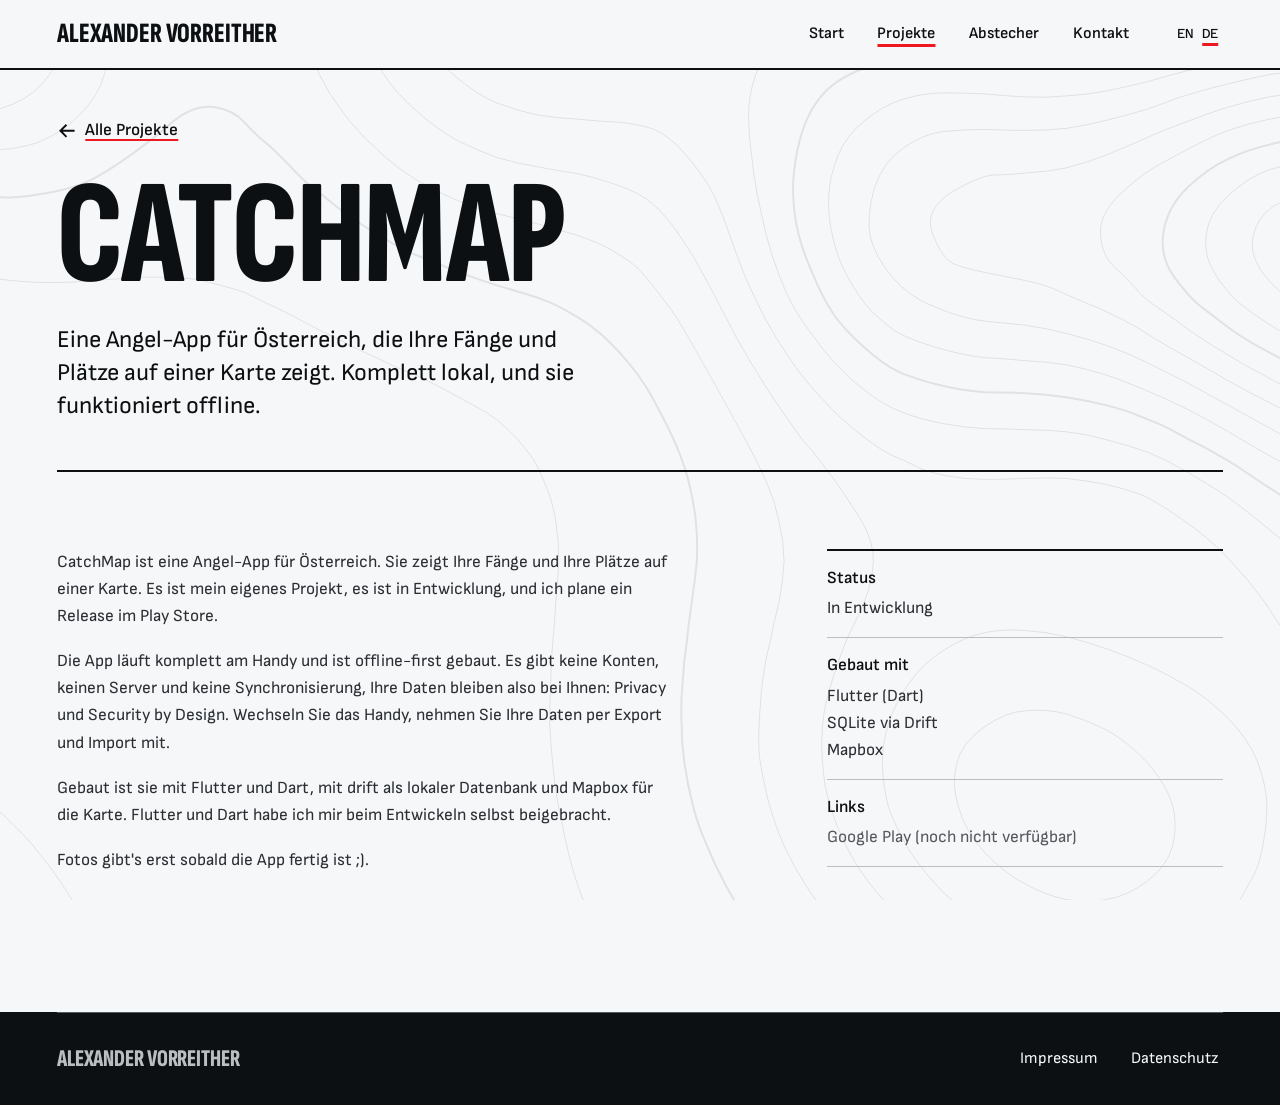
<file: de/projects/catchmap/index.html>
<!DOCTYPE html><html lang="de"><head><meta charset="utf-8"><meta name="viewport" content="width=device-width, initial-scale=1"><title>CatchMap - Alexander Vorreither</title><meta name="description" content="Eine Angel-App für Österreich, die Ihre Fänge und Plätze auf einer Karte zeigt. Komplett lokal, und sie funktioniert offline."><link rel="canonical" href="https://avorreither.at/de/projects/catchmap/"><link rel="alternate" hreflang="en" href="https://avorreither.at/en/projects/catchmap/"><link rel="alternate" hreflang="de" href="https://avorreither.at/de/projects/catchmap/"><link rel="alternate" hreflang="x-default" href="https://avorreither.at/en/projects/catchmap/"><meta property="og:url" content="https://avorreither.at/de/projects/catchmap/"><link rel="icon" type="image/svg+xml" href="/favicon.svg"><link rel="apple-touch-icon" href="/apple-touch-icon.png"><meta name="theme-color" content="oklch(0.975 0.003 240)"><meta property="og:type" content="website"><meta property="og:site_name" content="Alexander Vorreither"><meta property="og:title" content="CatchMap - Alexander Vorreither"><meta property="og:description" content="Eine Angel-App für Österreich, die Ihre Fänge und Plätze auf einer Karte zeigt. Komplett lokal, und sie funktioniert offline."><meta property="og:image" content="https://avorreither.at/og-de.png"><meta property="og:image:type" content="image/png"><meta property="og:image:width" content="1200"><meta property="og:image:height" content="630"><meta property="og:image:alt" content="Alexander Vorreither. Software and IT aus Niederösterreich."><meta property="og:locale" content="de_AT"><meta property="og:locale:alternate" content="en_US"><meta name="twitter:card" content="summary_large_image"><meta name="twitter:image:alt" content="Alexander Vorreither. Software and IT aus Niederösterreich."><meta name="generator" content="Astro v7.4.12"><!-- Motion preference before first paint (mirrors lib/animation/motion-pref.ts). No JS: unset, nothing moves. --><script>
      document.documentElement.dataset.motion = matchMedia('(prefers-reduced-motion: reduce)').matches ? 'reduced' : 'full';
    </script><style>@font-face{font-family:"Sofia Sans Extra Condensed-9127dec86b0b1b05";src:url("/_astro/fonts/b9cee78ec5e2ba89.woff2") format("woff2");font-display:swap;unicode-range:U+0000-00FF,U+0131,U+0152-0153,U+02BB-02BC,U+02C6,U+02DA,U+02DC,U+0304,U+0308,U+0329,U+2000-206F,U+20AC,U+2122,U+2191,U+2193,U+2212,U+2215,U+FEFF,U+FFFD;font-weight:800;font-style:normal;}@font-face{font-family:"Sofia Sans Extra Condensed-9127dec86b0b1b05 fallback: Arial Bold";src:local("Arial Bold");font-display:swap;font-weight:800;font-style:normal;size-adjust:64.3776%;ascent-override:139.8001%;descent-override:46.6%;line-gap-override:0%;}:root{--font-face-display:"Sofia Sans Extra Condensed-9127dec86b0b1b05","Sofia Sans Extra Condensed-9127dec86b0b1b05 fallback: Arial Bold","Arial Narrow",sans-serif;}</style><link rel="preload" href="/_astro/fonts/b9cee78ec5e2ba89.woff2" as="font" type="font/woff2" crossorigin><style>@font-face{font-family:"Sofia Sans-28f20b5d88fbd758";src:url("/_astro/fonts/49945f5bab166cc7.woff2") format("woff2");font-display:swap;unicode-range:U+0000-00FF,U+0131,U+0152-0153,U+02BB-02BC,U+02C6,U+02DA,U+02DC,U+0304,U+0308,U+0329,U+2000-206F,U+20AC,U+2122,U+2191,U+2193,U+2212,U+2215,U+FEFF,U+FFFD;font-weight:400;font-style:normal;}@font-face{font-family:"Sofia Sans-28f20b5d88fbd758";src:url("/_astro/fonts/305db04f6ededfee.woff2") format("woff2");font-display:swap;unicode-range:U+0000-00FF,U+0131,U+0152-0153,U+02BB-02BC,U+02C6,U+02DA,U+02DC,U+0304,U+0308,U+0329,U+2000-206F,U+20AC,U+2122,U+2191,U+2193,U+2212,U+2215,U+FEFF,U+FFFD;font-weight:600;font-style:normal;}@font-face{font-family:"Sofia Sans-28f20b5d88fbd758";src:url("/_astro/fonts/76ed9309f6fc1a13.woff2") format("woff2");font-display:swap;unicode-range:U+0000-00FF,U+0131,U+0152-0153,U+02BB-02BC,U+02C6,U+02DA,U+02DC,U+0304,U+0308,U+0329,U+2000-206F,U+20AC,U+2122,U+2191,U+2193,U+2212,U+2215,U+FEFF,U+FFFD;font-weight:400;font-style:italic;}@font-face{font-family:"Sofia Sans-28f20b5d88fbd758";src:url("/_astro/fonts/2c29683341229f3b.woff2") format("woff2");font-display:swap;unicode-range:U+0000-00FF,U+0131,U+0152-0153,U+02BB-02BC,U+02C6,U+02DA,U+02DC,U+0304,U+0308,U+0329,U+2000-206F,U+20AC,U+2122,U+2191,U+2193,U+2212,U+2215,U+FEFF,U+FFFD;font-weight:600;font-style:italic;}@font-face{font-family:"Sofia Sans-28f20b5d88fbd758 fallback: Arial";src:local("Arial");font-display:swap;font-weight:400;font-style:normal;size-adjust:96.4556%;ascent-override:93.3071%;descent-override:31.1024%;line-gap-override:0%;}@font-face{font-family:"Sofia Sans-28f20b5d88fbd758 fallback: Arial";src:local("Arial");font-display:swap;font-weight:600;font-style:normal;size-adjust:96.4556%;ascent-override:93.3071%;descent-override:31.1024%;line-gap-override:0%;}@font-face{font-family:"Sofia Sans-28f20b5d88fbd758 fallback: Arial";src:local("Arial");font-display:swap;font-weight:400;font-style:italic;size-adjust:96.4556%;ascent-override:93.3071%;descent-override:31.1024%;line-gap-override:0%;}@font-face{font-family:"Sofia Sans-28f20b5d88fbd758 fallback: Arial";src:local("Arial");font-display:swap;font-weight:600;font-style:italic;size-adjust:96.4556%;ascent-override:93.3071%;descent-override:31.1024%;line-gap-override:0%;}:root{--font-face-text:"Sofia Sans-28f20b5d88fbd758","Sofia Sans-28f20b5d88fbd758 fallback: Arial",sans-serif;}</style><link rel="preload" href="/_astro/fonts/49945f5bab166cc7.woff2" as="font" type="font/woff2" crossorigin><style>@font-face{font-family:"Azeret Mono-9a5c0ce5e6b8a0d0";src:url("/_astro/fonts/d3f79080f3516c17.woff2") format("woff2");font-display:swap;unicode-range:U+0000-00FF,U+0131,U+0152-0153,U+02BB-02BC,U+02C6,U+02DA,U+02DC,U+0304,U+0308,U+0329,U+2000-206F,U+20AC,U+2122,U+2191,U+2193,U+2212,U+2215,U+FEFF,U+FFFD;font-weight:400;font-style:normal;}@font-face{font-family:"Azeret Mono-9a5c0ce5e6b8a0d0 fallback: Courier New";src:local("Courier New");font-display:swap;font-weight:400;font-style:normal;size-adjust:108.3157%;ascent-override:86.5064%;descent-override:21.2342%;}:root{--font-face-mono:"Azeret Mono-9a5c0ce5e6b8a0d0","Azeret Mono-9a5c0ce5e6b8a0d0 fallback: Courier New",ui-monospace,monospace;}</style><link rel="stylesheet" href="/_astro/Layout.ILWPVymy.css"><style>.photo-gallery{margin-top:clamp(1.25rem,3vw,2.5rem);& .frame{aspect-ratio:16/9;object-fit:contain;background-color:var(--color-surface);filter:grayscale()contrast(1.1);width:100%}& .bar{justify-content:space-between;align-items:center;gap:1rem;margin-bottom:.75rem;display:flex}& .count{color:var(--color-heading)}& .controls{gap:.5rem;display:flex}& .control{border:2px solid var(--color-heading);background-color:var(--color-bg);width:2.75rem;height:2.75rem;color:var(--color-heading);cursor:pointer;place-items:center;transition:background-color .18s ease-out,color .18s ease-out;display:inline-grid;& svg{width:1.15rem;height:1.15rem}&:hover{background-color:var(--color-heading);color:var(--color-bg)}&:focus-visible{outline:2px solid var(--focus);outline-offset:3px}}& .control:hover .arrow{translate:.2em}& .control:hover .arrow-back{translate:-.2em}& .icon-play{display:none}&[data-state=stopped],html[data-motion=reduced] &:not([data-state]){& .icon-pause{display:none}& .icon-play{display:block}}& .track{overscroll-behavior-x:contain;scroll-snap-type:x mandatory;display:flex;position:relative;overflow-x:auto;&:focus-visible{outline:2px solid var(--focus);outline-offset:4px}}& .track>li{scroll-snap-align:start;scroll-snap-stop:always;flex:0 0 100%}html[data-motion] & .track{scrollbar-width:none}html[data-motion] & .track::-webkit-scrollbar{display:none}html:not([data-motion]) & .bar{display:none}}.project-detail{& .intro{padding-block:clamp(1.25rem,3vw,2.5rem) clamp(1.5rem,4vw,3rem);& h1{margin-top:1.25rem}& .rise{max-width:38ch;color:var(--color-heading);margin-top:1.25rem;line-height:1.375}}& .story{padding-block:clamp(2.5rem, 6vw, 5rem) var(--section);align-items:start;gap:2.5rem clamp(2rem,6vw,6rem);display:grid}@media (width>=60rem){& .story{grid-template-columns:minmax(0,7fr) minmax(0,4fr)}}& .facts dt{color:var(--color-heading);margin-bottom:.2rem;font-weight:600}& .link{align-items:center;min-height:2.75rem;display:inline-flex}& .pending{color:var(--color-muted)}}
</style></head><body><a href="#main" class="skip">Zum Inhalt springen</a><div class="field" aria-hidden="true"><svg data-contour-field viewBox="0 0 1600 1100" preserveAspectRatio="xMidYMid slice" fill="none" focusable="false"><path d="M0 801Q40 822 56 831Q73 840 96 854Q120 869 140 884Q160 899 172 909Q183 920 192 929Q200 937 209 949Q218 960 229 976Q240 992 253 1016Q266 1040 273 1055Q280 1071 290 1095L299 1120M0 313Q40 339 60 348Q80 356 100 364Q120 371 140 376Q160 381 180 383Q200 385 220 385Q240 385 260 383Q280 382 300 380Q320 379 340 380Q360 380 380 386Q400 391 411 395Q421 400 431 405Q440 409 460 419Q480 430 491 435Q501 440 511 445Q520 450 540 459Q560 469 574 474Q588 480 614 494Q640 508 650 514Q660 520 670 530Q680 539 688 550Q697 560 705 580Q714 600 717 620Q720 639 720 660Q719 680 717 700Q716 720 714 740Q712 760 712 780Q711 800 711 820Q712 840 714 860Q716 880 718 892Q720 904 726 932Q732 960 739 980Q746 1000 753 1014Q760 1028 776 1054Q792 1080 809 1100L826 1120M210 0Q240 38 253 59Q266 80 272 100Q277 120 278 140Q279 160 272 180Q266 200 253 214Q240 228 231 234Q222 240 211 245Q200 250 180 253Q160 256 140 254Q120 252 101 246Q83 240 61 230Q40 220 26 210Q12 200 6 195L0 191M466 0Q460 40 459 60Q459 80 461 100Q463 120 469 140Q474 160 484 180Q494 200 507 217Q520 235 540 253Q560 272 580 284Q600 296 620 304Q640 312 655 316Q671 320 695 326Q720 333 740 339Q760 346 772 353Q784 360 792 366Q800 372 811 386Q822 400 831 412Q840 425 855 452Q871 480 882 500Q893 520 904 540Q915 560 924 580Q933 600 937 620Q942 640 942 660Q941 680 937 700Q932 720 928 740Q923 760 922 770Q920 780 918 810Q916 840 918 854Q920 868 926 894Q933 920 942 940Q951 960 964 980Q977 1000 989 1013Q1000 1026 1020 1045Q1040 1064 1051 1072Q1062 1080 1071 1086Q1080 1093 1100 1104Q1120 1115 1126 1117L1132 1120M1208 0Q1240 3 1260 2Q1280 2 1286 1L1292 0M1600 1029Q1560 1058 1547 1069Q1533 1080 1507 1098Q1480 1116 1477 1118L1473 1120M164 0Q200 39 212 60Q224 80 229 100Q234 120 233 140Q231 160 218 180Q204 200 182 209Q160 218 140 218Q120 218 100 212Q80 207 60 196Q40 186 24 173Q8 160 4 156L0 152M522 0Q514 40 514 60Q514 80 517 99Q520 119 527 139Q535 160 547 179Q560 199 580 216Q600 234 620 245Q640 255 660 262Q680 268 700 271Q720 275 735 277Q751 280 775 288Q800 296 813 308Q827 320 840 340Q854 360 864 380Q875 400 885 420Q895 440 907 460Q919 480 932 500Q946 520 953 530Q960 541 969 550Q977 560 989 576Q1000 591 1016 616Q1031 640 1030 660Q1029 680 1021 700Q1012 720 1006 732Q1000 745 991 772Q982 800 980 820Q978 840 980 860Q981 880 987 900Q993 920 1003 940Q1013 960 1027 978Q1040 995 1060 1014Q1080 1033 1100 1047Q1120 1061 1139 1070Q1158 1080 1179 1088Q1200 1095 1220 1100Q1240 1104 1260 1106Q1280 1107 1300 1106Q1320 1105 1340 1100Q1360 1096 1379 1088Q1397 1080 1419 1064Q1440 1049 1460 1026Q1480 1002 1495 981Q1511 960 1532 940Q1554 920 1577 911L1600 901M1026 0Q1080 30 1093 35Q1105 40 1133 47Q1160 55 1180 58Q1200 62 1220 63Q1240 64 1260 63Q1280 62 1300 59Q1320 56 1340 52Q1360 48 1380 45Q1400 42 1420 38Q1440 35 1460 33Q1480 31 1500 30Q1520 29 1540 30Q1560 31 1580 33L1600 35M118 0Q160 36 174 58Q188 80 192 100Q197 120 190 140Q183 160 172 169Q160 178 140 181Q120 185 100 180Q80 175 66 168Q52 160 30 140Q7 120 4 115L0 109M571 0Q562 40 562 60Q562 80 567 100Q571 120 582 140Q593 160 616 180Q639 200 659 208Q680 216 700 220Q720 223 740 224Q760 226 780 227Q800 229 814 234Q829 240 846 260Q863 280 872 297Q880 314 888 337Q896 360 904 380Q913 400 923 420Q934 440 947 459Q960 479 979 499Q998 520 1019 536Q1040 552 1050 556Q1060 560 1070 565Q1080 571 1100 575Q1120 579 1140 579Q1160 579 1180 578Q1200 577 1220 578Q1240 580 1260 584Q1280 589 1294 594Q1308 600 1334 618Q1360 636 1380 657Q1400 678 1415 699Q1429 720 1435 729Q1440 737 1450 749Q1459 760 1470 770Q1480 779 1500 789Q1520 799 1540 804Q1560 809 1580 809L1600 810M932 0Q960 40 980 52Q1000 64 1020 69Q1040 75 1060 80Q1080 84 1100 88Q1120 92 1140 96Q1160 100 1180 102Q1200 105 1220 106Q1240 106 1260 104Q1280 103 1300 99Q1320 96 1340 92Q1360 88 1380 85Q1400 81 1420 78Q1440 75 1460 74Q1480 72 1500 72Q1520 72 1540 74Q1560 76 1570 78Q1581 80 1590 81L1600 83M1065 780Q1079 760 1100 747Q1120 734 1140 730Q1160 726 1180 728Q1200 729 1220 734Q1240 739 1260 746Q1280 753 1300 762Q1320 771 1340 783Q1360 795 1380 815Q1400 835 1409 858Q1417 880 1418 900Q1418 920 1414 940Q1410 960 1405 969Q1400 978 1394 989Q1388 1000 1374 1013Q1360 1026 1349 1033Q1338 1040 1309 1048Q1280 1055 1260 1055Q1240 1055 1220 1050Q1200 1046 1180 1038Q1160 1030 1140 1018Q1120 1006 1100 987Q1080 967 1065 944Q1051 920 1045 902Q1040 884 1039 862Q1038 840 1045 820Q1051 800 1065 780ZM623 0Q612 40 613 60Q614 80 622 100Q630 120 654 140Q678 160 699 165Q720 169 740 168Q760 168 779 164Q797 160 819 151Q840 142 854 131Q868 120 872 100Q875 80 873 60Q870 40 865 20L859 0M1600 118Q1560 109 1540 106Q1520 104 1500 103Q1480 103 1460 104Q1440 105 1420 108Q1400 111 1380 116Q1360 120 1340 124Q1320 128 1300 132Q1280 136 1260 138Q1240 140 1220 140Q1200 140 1180 138Q1160 136 1140 133Q1120 130 1100 128Q1080 125 1060 125Q1040 124 1020 125Q1000 127 980 131Q960 136 940 148Q921 160 914 180Q907 200 907 220Q907 240 910 260Q912 280 916 300Q920 320 925 340Q930 360 938 380Q946 400 953 412Q960 424 980 450Q1000 475 1020 490Q1040 506 1059 513Q1077 520 1099 524Q1120 528 1140 529Q1160 529 1180 530Q1200 530 1220 532Q1240 534 1260 540Q1280 545 1300 552Q1320 560 1340 572Q1360 584 1373 592Q1385 600 1410 620Q1435 640 1457 660Q1479 680 1499 697Q1520 713 1540 722Q1560 732 1580 734L1600 736M19 60Q18 40 29 29Q40 19 60 18Q80 18 100 28Q120 39 135 59Q150 80 151 100Q153 120 137 133Q120 146 100 143Q80 140 64 130Q49 120 35 100Q20 80 19 60ZM1112 860Q1116 840 1138 824Q1160 808 1180 807Q1200 805 1220 810Q1240 816 1260 826Q1280 837 1300 858Q1319 880 1325 900Q1330 920 1325 940Q1320 960 1300 975Q1280 990 1260 993Q1240 997 1220 993Q1200 989 1180 978Q1160 968 1140 947Q1120 925 1114 902Q1107 880 1112 860ZM1600 175Q1560 163 1540 159Q1520 155 1500 154Q1480 153 1460 154Q1440 155 1425 158Q1410 160 1385 165Q1360 171 1340 176Q1320 181 1300 187Q1280 192 1260 196Q1240 200 1220 201Q1200 203 1180 202Q1160 201 1140 199Q1120 198 1100 198Q1080 198 1060 204Q1040 210 1022 225Q1003 240 995 260Q987 280 986 300Q985 320 990 340Q994 360 1005 380Q1016 400 1028 413Q1040 425 1052 433Q1063 440 1092 449Q1120 457 1140 459Q1160 460 1180 462Q1200 463 1220 466Q1240 470 1256 475Q1272 480 1296 490Q1320 500 1340 510Q1359 520 1380 532Q1400 544 1414 552Q1429 560 1454 575Q1480 591 1491 595Q1501 600 1511 605Q1520 610 1540 616Q1560 621 1580 618L1600 615M1600 201Q1560 186 1540 182Q1520 178 1500 176Q1480 175 1460 176Q1440 177 1420 180Q1400 184 1380 189Q1360 194 1350 197Q1340 200 1330 203Q1320 207 1300 214Q1280 220 1260 225Q1240 230 1220 233Q1200 235 1180 235Q1160 235 1140 234Q1120 234 1100 236Q1080 238 1060 252Q1040 265 1031 292Q1023 320 1027 340Q1032 360 1049 380Q1066 400 1093 410Q1120 421 1140 423Q1160 425 1180 427Q1200 430 1220 435Q1240 440 1260 447Q1280 454 1300 464Q1320 474 1340 484Q1360 495 1380 506Q1400 517 1420 528Q1440 540 1460 549Q1480 559 1500 567Q1520 575 1540 577Q1560 580 1580 574L1600 568M1600 227Q1560 209 1542 205Q1523 200 1502 198Q1480 196 1460 197Q1440 198 1420 202Q1400 206 1380 212Q1360 218 1340 226Q1320 233 1300 242Q1280 251 1260 259Q1240 267 1220 272Q1200 276 1180 277Q1160 279 1147 279Q1134 280 1107 296Q1080 313 1088 336Q1097 360 1108 366Q1120 371 1140 375Q1160 379 1180 383Q1200 387 1214 394Q1227 400 1254 411Q1280 423 1293 431Q1306 440 1333 455Q1360 470 1380 482Q1400 493 1420 503Q1440 514 1460 523Q1480 532 1500 538Q1520 543 1540 544Q1560 544 1580 536L1600 528M1600 256Q1575 240 1547 231Q1520 221 1500 219Q1480 217 1460 218Q1440 220 1420 224Q1400 228 1383 234Q1365 240 1343 252Q1320 264 1306 272Q1292 280 1271 300Q1251 320 1254 340Q1256 360 1268 370Q1280 381 1288 390Q1296 400 1308 408Q1320 416 1336 428Q1352 440 1376 454Q1400 469 1411 474Q1421 480 1431 485Q1440 490 1460 498Q1480 506 1500 510Q1520 515 1540 513Q1560 511 1580 500L1600 489M1600 359Q1588 320 1574 305Q1560 289 1540 279Q1520 269 1500 266Q1480 263 1460 265Q1440 267 1420 274Q1401 280 1380 299Q1360 317 1358 339Q1355 360 1369 380Q1383 400 1392 406Q1400 413 1420 426Q1440 439 1460 446Q1480 453 1500 455Q1520 457 1540 450Q1560 444 1577 422Q1593 400 1597 381L1600 362M1404 341Q1408 320 1424 310Q1440 300 1460 297Q1480 293 1500 297Q1520 302 1533 311Q1547 320 1553 332Q1560 344 1560 364Q1560 384 1540 403Q1520 421 1500 421Q1480 421 1460 413Q1440 405 1420 383Q1400 361 1404 341Z" stroke-width="1" vector-effect="non-scaling-stroke"></path><path d="M276 0Q318 40 339 48Q360 57 372 28L383 0M0 235Q40 263 60 271Q80 280 100 287Q120 295 140 298Q160 301 180 301Q200 300 220 296Q240 292 254 286Q268 280 294 262Q320 244 340 226Q360 209 380 212Q400 215 411 228Q422 240 431 247Q440 255 452 267Q464 280 472 287Q480 293 497 307Q513 320 537 335Q560 349 572 355Q585 360 612 371Q640 382 660 388Q680 394 690 397Q700 400 710 404Q720 408 740 420Q760 432 780 454Q800 476 812 498Q824 520 832 537Q840 554 847 577Q853 600 855 620Q857 640 856 660Q854 680 851 700Q848 720 846 740Q843 760 842 780Q840 800 841 820Q841 840 844 860Q847 880 852 900Q857 920 866 940Q874 960 885 980Q896 1000 908 1016Q920 1031 940 1053Q960 1075 980 1092Q1000 1109 1007 1115L1015 1120M713 0Q684 40 692 60Q700 80 710 85Q720 91 740 87Q760 83 770 61Q779 40 770 20L762 0M1600 148Q1560 137 1540 134Q1520 131 1500 130Q1480 130 1460 131Q1440 132 1420 135Q1400 137 1380 141Q1360 146 1340 151Q1320 156 1300 160Q1280 165 1260 168Q1240 171 1220 171Q1200 172 1180 170Q1160 169 1140 167Q1120 165 1100 163Q1080 162 1060 164Q1040 166 1020 174Q1000 182 989 191Q978 200 969 215Q960 231 955 255Q950 280 951 300Q952 320 956 336Q960 353 970 376Q980 400 990 415Q1000 430 1020 448Q1040 466 1055 473Q1071 480 1095 486Q1120 492 1140 493Q1160 493 1180 494Q1200 495 1220 498Q1240 501 1260 506Q1280 511 1291 516Q1301 520 1311 524Q1320 528 1340 539Q1360 549 1370 555Q1379 560 1390 567Q1400 574 1420 587Q1440 600 1460 615Q1480 629 1489 635Q1499 640 1509 647Q1520 655 1540 663Q1560 671 1580 671L1600 671M1600 290Q1560 259 1540 251Q1520 244 1507 242Q1494 240 1476 240Q1457 240 1429 247Q1400 253 1380 263Q1360 272 1340 291Q1320 310 1316 335Q1312 360 1327 380Q1342 400 1351 407Q1360 414 1377 427Q1394 440 1417 452Q1440 465 1459 472Q1479 480 1499 483Q1520 487 1539 483Q1557 480 1579 464L1600 447" stroke-width="2" vector-effect="non-scaling-stroke"></path></svg></div><header class="header"><div class="wrap row"><div class="top"><a href="/de/" class="brand display">Alexander Vorreither</a></div><div class="menus"><nav aria-label="Hauptmenü"><ul class="menu"><li><a href="/de/">Start</a></li><li><a href="/de/projects/" aria-current="page">Projekte</a></li><li><a href="/de/detours/">Abstecher</a></li><li><a href="/de/#contact">Kontakt</a></li></ul></nav><nav aria-label="Sprache"><ul class="menu langs"><li><a href="/en/projects/catchmap/" lang="en" hreflang="en">EN<span class="sr-only"> English</span></a></li><li><a href="/de/projects/catchmap/" lang="de" hreflang="de" aria-current="true">DE<span class="sr-only"> Deutsch</span></a></li></ul></nav></div></div></header><main id="main"><div class="project-detail"><header class="wrap intro"><p><a href="/de/projects/" class="go"><svg class="arrow arrow-back" viewBox="0 0 20 20" fill="none" stroke="currentColor" stroke-width="2" stroke-linecap="square" stroke-linejoin="miter" aria-hidden="true" focusable="false"><path d="M17 10H4M9 4.5 3.5 10 9 15.5"></path></svg>Alle Projekte</a></p><!-- Matches the list title's view-transition-name. --><h1 class="display text-h1" style="view-transition-name:project-catchmap">CatchMap</h1><p class="rise text-lead" style="--i:1">Eine Angel-App für Österreich, die Ihre Fänge und Plätze auf einer Karte zeigt. Komplett lokal, und sie funktioniert offline.</p></header><div class="wrap"><div class="rule rule-in"></div></div><div class="wrap story"><div class="prose" data-reveal><p>CatchMap ist eine Angel-App für Österreich. Sie zeigt Ihre Fänge und Ihre Plätze auf einer Karte. Es ist mein eigenes Projekt, es ist in Entwicklung, und ich plane ein Release im Play Store.</p><p>Die App läuft komplett am Handy und ist offline-first gebaut. Es gibt keine Konten, keinen Server und keine Synchronisierung, Ihre Daten bleiben also bei Ihnen: Privacy und Security by Design. Wechseln Sie das Handy, nehmen Sie Ihre Daten per Export und Import mit.</p><p>Gebaut ist sie mit Flutter und Dart, mit drift als lokaler Datenbank und Mapbox für die Karte. Flutter und Dart habe ich mir beim Entwickeln selbst beigebracht.</p><p>Fotos gibt&#39;s erst sobald die App fertig ist ;).</p></div><dl class="rows facts" data-reveal><div><dt>Status</dt><dd>In Entwicklung</dd></div><div><dt>Gebaut mit</dt><dd><ul><li>Flutter (Dart)</li><li>SQLite via Drift</li><li>Mapbox</li></ul></dd></div><div><dt>Links</dt><dd><ul><li><span class="pending">Google Play (noch nicht verfügbar)</span></li></ul></dd></div></dl></div></div></main><footer class="footer"><div class="wrap footer-row"><p class="display footer-name">Alexander Vorreither</p><nav aria-label="Rechtliches"><ul class="menu"><li><a href="/de/impressum/">Impressum</a></li><li><a href="/de/privacy/">Datenschutz</a></li></ul></nav></div></footer><script type="module">var e=[`wheel`,`touchstart`,`pointerdown`,`keydown`],t;function n(e){if(e.length<2)return null;try{return document.getElementById(decodeURIComponent(e.slice(1)))}catch{return null}}function r(n,r){t?.();let i=()=>n.getBoundingClientRect().top+window.scrollY,a=i(),o=()=>n.scrollIntoView({block:`start`,...r&&{behavior:r}}),s=new ResizeObserver(()=>{let e=i();Math.abs(e-a)<1||(a=e,o())});s.observe(document.body);let c=()=>t?.(),l=window.setTimeout(c,1e4);for(let t of e)window.addEventListener(t,c,{passive:!0,capture:!0});return t=()=>{s.disconnect(),window.clearTimeout(l);for(let t of e)window.removeEventListener(t,c,{capture:!0});t=void 0},o}var i=n(window.location.hash);i&&r(i,`instant`)(),document.addEventListener(`click`,e=>{if(e.defaultPrevented||e.button!==0||e.metaKey||e.ctrlKey||e.shiftKey||e.altKey)return;let t=e.target?.closest?.(`a[href*="#"]`);if(!(t instanceof HTMLAnchorElement)||t.origin!==window.location.origin||t.pathname!==window.location.pathname)return;let i=n(t.hash);i&&r(i,void 0)});</script></body></html><script type="module" src="/_astro/Layout.astro_astro_type_script_index_0_lang.Bu64iR2c.js"></script>
</file>
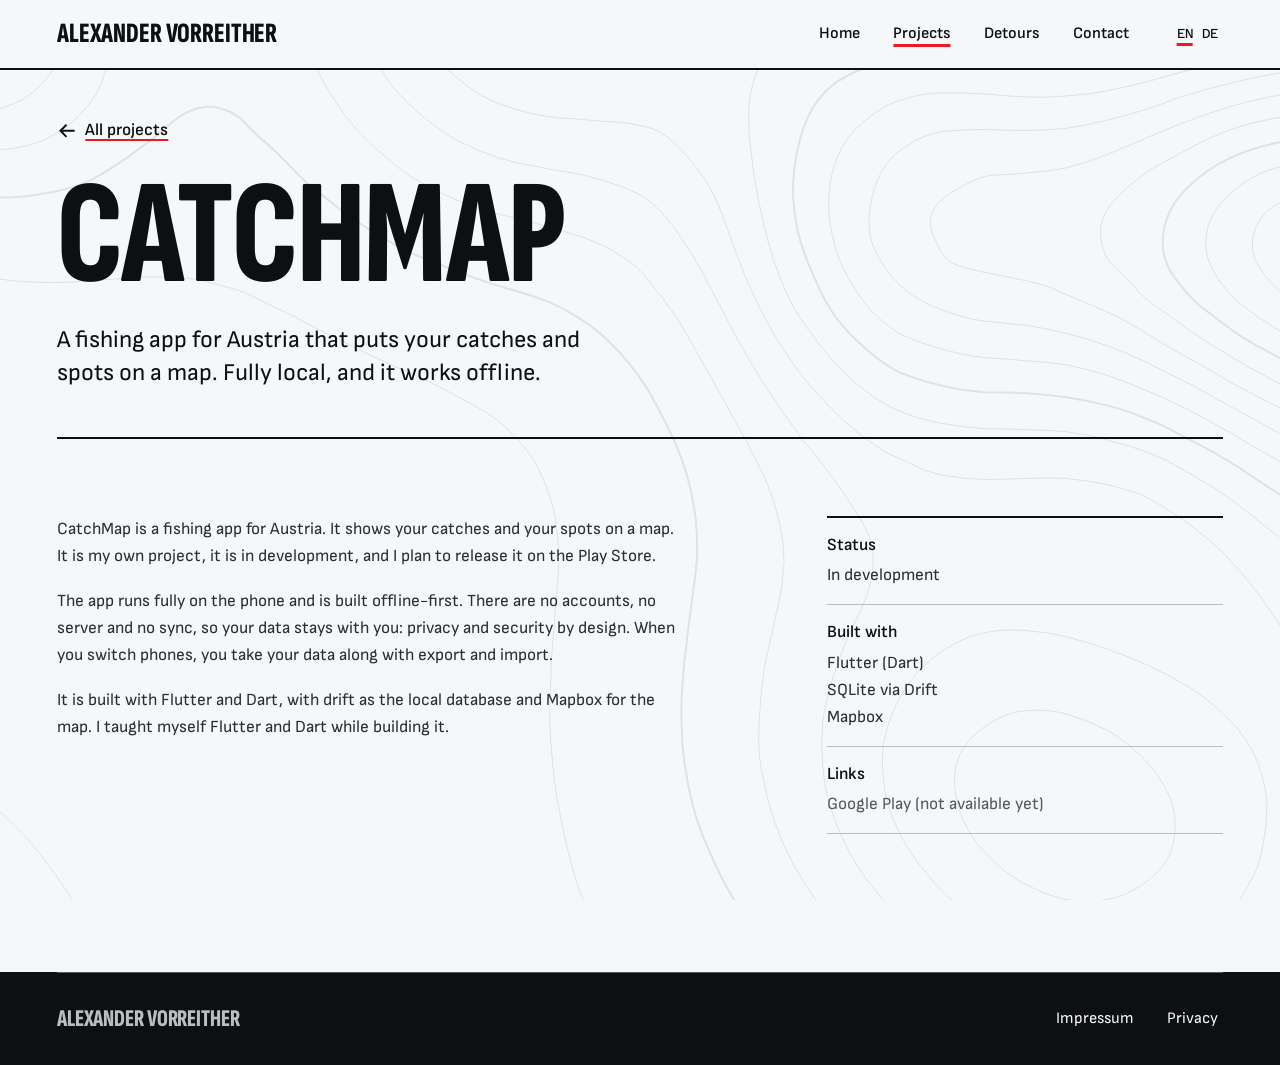
<file: en/projects/catchmap/index.html>
<!DOCTYPE html><html lang="en"><head><meta charset="utf-8"><meta name="viewport" content="width=device-width, initial-scale=1"><title>CatchMap - Alexander Vorreither</title><meta name="description" content="A fishing app for Austria that puts your catches and spots on a map. Fully local, and it works offline."><link rel="canonical" href="https://avorreither.at/en/projects/catchmap/"><link rel="alternate" hreflang="en" href="https://avorreither.at/en/projects/catchmap/"><link rel="alternate" hreflang="de" href="https://avorreither.at/de/projects/catchmap/"><link rel="alternate" hreflang="x-default" href="https://avorreither.at/en/projects/catchmap/"><meta property="og:url" content="https://avorreither.at/en/projects/catchmap/"><link rel="icon" type="image/svg+xml" href="/favicon.svg"><link rel="apple-touch-icon" href="/apple-touch-icon.png"><meta name="theme-color" content="oklch(0.975 0.003 240)"><meta property="og:type" content="website"><meta property="og:site_name" content="Alexander Vorreither"><meta property="og:title" content="CatchMap - Alexander Vorreither"><meta property="og:description" content="A fishing app for Austria that puts your catches and spots on a map. Fully local, and it works offline."><meta property="og:image" content="https://avorreither.at/og-en.png"><meta property="og:image:type" content="image/png"><meta property="og:image:width" content="1200"><meta property="og:image:height" content="630"><meta property="og:image:alt" content="Alexander Vorreither. Software and IT from Lower Austria."><meta property="og:locale" content="en_US"><meta property="og:locale:alternate" content="de_AT"><meta name="twitter:card" content="summary_large_image"><meta name="twitter:image:alt" content="Alexander Vorreither. Software and IT from Lower Austria."><meta name="generator" content="Astro v7.4.12"><!-- Motion preference before first paint (mirrors lib/animation/motion-pref.ts). No JS: unset, nothing moves. --><script>
      document.documentElement.dataset.motion = matchMedia('(prefers-reduced-motion: reduce)').matches ? 'reduced' : 'full';
    </script><style>@font-face{font-family:"Sofia Sans Extra Condensed-9127dec86b0b1b05";src:url("/_astro/fonts/b9cee78ec5e2ba89.woff2") format("woff2");font-display:swap;unicode-range:U+0000-00FF,U+0131,U+0152-0153,U+02BB-02BC,U+02C6,U+02DA,U+02DC,U+0304,U+0308,U+0329,U+2000-206F,U+20AC,U+2122,U+2191,U+2193,U+2212,U+2215,U+FEFF,U+FFFD;font-weight:800;font-style:normal;}@font-face{font-family:"Sofia Sans Extra Condensed-9127dec86b0b1b05 fallback: Arial Bold";src:local("Arial Bold");font-display:swap;font-weight:800;font-style:normal;size-adjust:64.3776%;ascent-override:139.8001%;descent-override:46.6%;line-gap-override:0%;}:root{--font-face-display:"Sofia Sans Extra Condensed-9127dec86b0b1b05","Sofia Sans Extra Condensed-9127dec86b0b1b05 fallback: Arial Bold","Arial Narrow",sans-serif;}</style><link rel="preload" href="/_astro/fonts/b9cee78ec5e2ba89.woff2" as="font" type="font/woff2" crossorigin><style>@font-face{font-family:"Sofia Sans-28f20b5d88fbd758";src:url("/_astro/fonts/49945f5bab166cc7.woff2") format("woff2");font-display:swap;unicode-range:U+0000-00FF,U+0131,U+0152-0153,U+02BB-02BC,U+02C6,U+02DA,U+02DC,U+0304,U+0308,U+0329,U+2000-206F,U+20AC,U+2122,U+2191,U+2193,U+2212,U+2215,U+FEFF,U+FFFD;font-weight:400;font-style:normal;}@font-face{font-family:"Sofia Sans-28f20b5d88fbd758";src:url("/_astro/fonts/305db04f6ededfee.woff2") format("woff2");font-display:swap;unicode-range:U+0000-00FF,U+0131,U+0152-0153,U+02BB-02BC,U+02C6,U+02DA,U+02DC,U+0304,U+0308,U+0329,U+2000-206F,U+20AC,U+2122,U+2191,U+2193,U+2212,U+2215,U+FEFF,U+FFFD;font-weight:600;font-style:normal;}@font-face{font-family:"Sofia Sans-28f20b5d88fbd758";src:url("/_astro/fonts/76ed9309f6fc1a13.woff2") format("woff2");font-display:swap;unicode-range:U+0000-00FF,U+0131,U+0152-0153,U+02BB-02BC,U+02C6,U+02DA,U+02DC,U+0304,U+0308,U+0329,U+2000-206F,U+20AC,U+2122,U+2191,U+2193,U+2212,U+2215,U+FEFF,U+FFFD;font-weight:400;font-style:italic;}@font-face{font-family:"Sofia Sans-28f20b5d88fbd758";src:url("/_astro/fonts/2c29683341229f3b.woff2") format("woff2");font-display:swap;unicode-range:U+0000-00FF,U+0131,U+0152-0153,U+02BB-02BC,U+02C6,U+02DA,U+02DC,U+0304,U+0308,U+0329,U+2000-206F,U+20AC,U+2122,U+2191,U+2193,U+2212,U+2215,U+FEFF,U+FFFD;font-weight:600;font-style:italic;}@font-face{font-family:"Sofia Sans-28f20b5d88fbd758 fallback: Arial";src:local("Arial");font-display:swap;font-weight:400;font-style:normal;size-adjust:96.4556%;ascent-override:93.3071%;descent-override:31.1024%;line-gap-override:0%;}@font-face{font-family:"Sofia Sans-28f20b5d88fbd758 fallback: Arial";src:local("Arial");font-display:swap;font-weight:600;font-style:normal;size-adjust:96.4556%;ascent-override:93.3071%;descent-override:31.1024%;line-gap-override:0%;}@font-face{font-family:"Sofia Sans-28f20b5d88fbd758 fallback: Arial";src:local("Arial");font-display:swap;font-weight:400;font-style:italic;size-adjust:96.4556%;ascent-override:93.3071%;descent-override:31.1024%;line-gap-override:0%;}@font-face{font-family:"Sofia Sans-28f20b5d88fbd758 fallback: Arial";src:local("Arial");font-display:swap;font-weight:600;font-style:italic;size-adjust:96.4556%;ascent-override:93.3071%;descent-override:31.1024%;line-gap-override:0%;}:root{--font-face-text:"Sofia Sans-28f20b5d88fbd758","Sofia Sans-28f20b5d88fbd758 fallback: Arial",sans-serif;}</style><link rel="preload" href="/_astro/fonts/49945f5bab166cc7.woff2" as="font" type="font/woff2" crossorigin><style>@font-face{font-family:"Azeret Mono-9a5c0ce5e6b8a0d0";src:url("/_astro/fonts/d3f79080f3516c17.woff2") format("woff2");font-display:swap;unicode-range:U+0000-00FF,U+0131,U+0152-0153,U+02BB-02BC,U+02C6,U+02DA,U+02DC,U+0304,U+0308,U+0329,U+2000-206F,U+20AC,U+2122,U+2191,U+2193,U+2212,U+2215,U+FEFF,U+FFFD;font-weight:400;font-style:normal;}@font-face{font-family:"Azeret Mono-9a5c0ce5e6b8a0d0 fallback: Courier New";src:local("Courier New");font-display:swap;font-weight:400;font-style:normal;size-adjust:108.3157%;ascent-override:86.5064%;descent-override:21.2342%;}:root{--font-face-mono:"Azeret Mono-9a5c0ce5e6b8a0d0","Azeret Mono-9a5c0ce5e6b8a0d0 fallback: Courier New",ui-monospace,monospace;}</style><link rel="stylesheet" href="/_astro/Layout.ILWPVymy.css"><style>.photo-gallery{margin-top:clamp(1.25rem,3vw,2.5rem);& .frame{aspect-ratio:16/9;object-fit:contain;background-color:var(--color-surface);filter:grayscale()contrast(1.1);width:100%}& .bar{justify-content:space-between;align-items:center;gap:1rem;margin-bottom:.75rem;display:flex}& .count{color:var(--color-heading)}& .controls{gap:.5rem;display:flex}& .control{border:2px solid var(--color-heading);background-color:var(--color-bg);width:2.75rem;height:2.75rem;color:var(--color-heading);cursor:pointer;place-items:center;transition:background-color .18s ease-out,color .18s ease-out;display:inline-grid;& svg{width:1.15rem;height:1.15rem}&:hover{background-color:var(--color-heading);color:var(--color-bg)}&:focus-visible{outline:2px solid var(--focus);outline-offset:3px}}& .control:hover .arrow{translate:.2em}& .control:hover .arrow-back{translate:-.2em}& .icon-play{display:none}&[data-state=stopped],html[data-motion=reduced] &:not([data-state]){& .icon-pause{display:none}& .icon-play{display:block}}& .track{overscroll-behavior-x:contain;scroll-snap-type:x mandatory;display:flex;position:relative;overflow-x:auto;&:focus-visible{outline:2px solid var(--focus);outline-offset:4px}}& .track>li{scroll-snap-align:start;scroll-snap-stop:always;flex:0 0 100%}html[data-motion] & .track{scrollbar-width:none}html[data-motion] & .track::-webkit-scrollbar{display:none}html:not([data-motion]) & .bar{display:none}}.project-detail{& .intro{padding-block:clamp(1.25rem,3vw,2.5rem) clamp(1.5rem,4vw,3rem);& h1{margin-top:1.25rem}& .rise{max-width:38ch;color:var(--color-heading);margin-top:1.25rem;line-height:1.375}}& .story{padding-block:clamp(2.5rem, 6vw, 5rem) var(--section);align-items:start;gap:2.5rem clamp(2rem,6vw,6rem);display:grid}@media (width>=60rem){& .story{grid-template-columns:minmax(0,7fr) minmax(0,4fr)}}& .facts dt{color:var(--color-heading);margin-bottom:.2rem;font-weight:600}& .link{align-items:center;min-height:2.75rem;display:inline-flex}& .pending{color:var(--color-muted)}}
</style></head><body><a href="#main" class="skip">Skip to content</a><div class="field" aria-hidden="true"><svg data-contour-field viewBox="0 0 1600 1100" preserveAspectRatio="xMidYMid slice" fill="none" focusable="false"><path d="M0 801Q40 822 56 831Q73 840 96 854Q120 869 140 884Q160 899 172 909Q183 920 192 929Q200 937 209 949Q218 960 229 976Q240 992 253 1016Q266 1040 273 1055Q280 1071 290 1095L299 1120M0 313Q40 339 60 348Q80 356 100 364Q120 371 140 376Q160 381 180 383Q200 385 220 385Q240 385 260 383Q280 382 300 380Q320 379 340 380Q360 380 380 386Q400 391 411 395Q421 400 431 405Q440 409 460 419Q480 430 491 435Q501 440 511 445Q520 450 540 459Q560 469 574 474Q588 480 614 494Q640 508 650 514Q660 520 670 530Q680 539 688 550Q697 560 705 580Q714 600 717 620Q720 639 720 660Q719 680 717 700Q716 720 714 740Q712 760 712 780Q711 800 711 820Q712 840 714 860Q716 880 718 892Q720 904 726 932Q732 960 739 980Q746 1000 753 1014Q760 1028 776 1054Q792 1080 809 1100L826 1120M210 0Q240 38 253 59Q266 80 272 100Q277 120 278 140Q279 160 272 180Q266 200 253 214Q240 228 231 234Q222 240 211 245Q200 250 180 253Q160 256 140 254Q120 252 101 246Q83 240 61 230Q40 220 26 210Q12 200 6 195L0 191M466 0Q460 40 459 60Q459 80 461 100Q463 120 469 140Q474 160 484 180Q494 200 507 217Q520 235 540 253Q560 272 580 284Q600 296 620 304Q640 312 655 316Q671 320 695 326Q720 333 740 339Q760 346 772 353Q784 360 792 366Q800 372 811 386Q822 400 831 412Q840 425 855 452Q871 480 882 500Q893 520 904 540Q915 560 924 580Q933 600 937 620Q942 640 942 660Q941 680 937 700Q932 720 928 740Q923 760 922 770Q920 780 918 810Q916 840 918 854Q920 868 926 894Q933 920 942 940Q951 960 964 980Q977 1000 989 1013Q1000 1026 1020 1045Q1040 1064 1051 1072Q1062 1080 1071 1086Q1080 1093 1100 1104Q1120 1115 1126 1117L1132 1120M1208 0Q1240 3 1260 2Q1280 2 1286 1L1292 0M1600 1029Q1560 1058 1547 1069Q1533 1080 1507 1098Q1480 1116 1477 1118L1473 1120M164 0Q200 39 212 60Q224 80 229 100Q234 120 233 140Q231 160 218 180Q204 200 182 209Q160 218 140 218Q120 218 100 212Q80 207 60 196Q40 186 24 173Q8 160 4 156L0 152M522 0Q514 40 514 60Q514 80 517 99Q520 119 527 139Q535 160 547 179Q560 199 580 216Q600 234 620 245Q640 255 660 262Q680 268 700 271Q720 275 735 277Q751 280 775 288Q800 296 813 308Q827 320 840 340Q854 360 864 380Q875 400 885 420Q895 440 907 460Q919 480 932 500Q946 520 953 530Q960 541 969 550Q977 560 989 576Q1000 591 1016 616Q1031 640 1030 660Q1029 680 1021 700Q1012 720 1006 732Q1000 745 991 772Q982 800 980 820Q978 840 980 860Q981 880 987 900Q993 920 1003 940Q1013 960 1027 978Q1040 995 1060 1014Q1080 1033 1100 1047Q1120 1061 1139 1070Q1158 1080 1179 1088Q1200 1095 1220 1100Q1240 1104 1260 1106Q1280 1107 1300 1106Q1320 1105 1340 1100Q1360 1096 1379 1088Q1397 1080 1419 1064Q1440 1049 1460 1026Q1480 1002 1495 981Q1511 960 1532 940Q1554 920 1577 911L1600 901M1026 0Q1080 30 1093 35Q1105 40 1133 47Q1160 55 1180 58Q1200 62 1220 63Q1240 64 1260 63Q1280 62 1300 59Q1320 56 1340 52Q1360 48 1380 45Q1400 42 1420 38Q1440 35 1460 33Q1480 31 1500 30Q1520 29 1540 30Q1560 31 1580 33L1600 35M118 0Q160 36 174 58Q188 80 192 100Q197 120 190 140Q183 160 172 169Q160 178 140 181Q120 185 100 180Q80 175 66 168Q52 160 30 140Q7 120 4 115L0 109M571 0Q562 40 562 60Q562 80 567 100Q571 120 582 140Q593 160 616 180Q639 200 659 208Q680 216 700 220Q720 223 740 224Q760 226 780 227Q800 229 814 234Q829 240 846 260Q863 280 872 297Q880 314 888 337Q896 360 904 380Q913 400 923 420Q934 440 947 459Q960 479 979 499Q998 520 1019 536Q1040 552 1050 556Q1060 560 1070 565Q1080 571 1100 575Q1120 579 1140 579Q1160 579 1180 578Q1200 577 1220 578Q1240 580 1260 584Q1280 589 1294 594Q1308 600 1334 618Q1360 636 1380 657Q1400 678 1415 699Q1429 720 1435 729Q1440 737 1450 749Q1459 760 1470 770Q1480 779 1500 789Q1520 799 1540 804Q1560 809 1580 809L1600 810M932 0Q960 40 980 52Q1000 64 1020 69Q1040 75 1060 80Q1080 84 1100 88Q1120 92 1140 96Q1160 100 1180 102Q1200 105 1220 106Q1240 106 1260 104Q1280 103 1300 99Q1320 96 1340 92Q1360 88 1380 85Q1400 81 1420 78Q1440 75 1460 74Q1480 72 1500 72Q1520 72 1540 74Q1560 76 1570 78Q1581 80 1590 81L1600 83M1065 780Q1079 760 1100 747Q1120 734 1140 730Q1160 726 1180 728Q1200 729 1220 734Q1240 739 1260 746Q1280 753 1300 762Q1320 771 1340 783Q1360 795 1380 815Q1400 835 1409 858Q1417 880 1418 900Q1418 920 1414 940Q1410 960 1405 969Q1400 978 1394 989Q1388 1000 1374 1013Q1360 1026 1349 1033Q1338 1040 1309 1048Q1280 1055 1260 1055Q1240 1055 1220 1050Q1200 1046 1180 1038Q1160 1030 1140 1018Q1120 1006 1100 987Q1080 967 1065 944Q1051 920 1045 902Q1040 884 1039 862Q1038 840 1045 820Q1051 800 1065 780ZM623 0Q612 40 613 60Q614 80 622 100Q630 120 654 140Q678 160 699 165Q720 169 740 168Q760 168 779 164Q797 160 819 151Q840 142 854 131Q868 120 872 100Q875 80 873 60Q870 40 865 20L859 0M1600 118Q1560 109 1540 106Q1520 104 1500 103Q1480 103 1460 104Q1440 105 1420 108Q1400 111 1380 116Q1360 120 1340 124Q1320 128 1300 132Q1280 136 1260 138Q1240 140 1220 140Q1200 140 1180 138Q1160 136 1140 133Q1120 130 1100 128Q1080 125 1060 125Q1040 124 1020 125Q1000 127 980 131Q960 136 940 148Q921 160 914 180Q907 200 907 220Q907 240 910 260Q912 280 916 300Q920 320 925 340Q930 360 938 380Q946 400 953 412Q960 424 980 450Q1000 475 1020 490Q1040 506 1059 513Q1077 520 1099 524Q1120 528 1140 529Q1160 529 1180 530Q1200 530 1220 532Q1240 534 1260 540Q1280 545 1300 552Q1320 560 1340 572Q1360 584 1373 592Q1385 600 1410 620Q1435 640 1457 660Q1479 680 1499 697Q1520 713 1540 722Q1560 732 1580 734L1600 736M19 60Q18 40 29 29Q40 19 60 18Q80 18 100 28Q120 39 135 59Q150 80 151 100Q153 120 137 133Q120 146 100 143Q80 140 64 130Q49 120 35 100Q20 80 19 60ZM1112 860Q1116 840 1138 824Q1160 808 1180 807Q1200 805 1220 810Q1240 816 1260 826Q1280 837 1300 858Q1319 880 1325 900Q1330 920 1325 940Q1320 960 1300 975Q1280 990 1260 993Q1240 997 1220 993Q1200 989 1180 978Q1160 968 1140 947Q1120 925 1114 902Q1107 880 1112 860ZM1600 175Q1560 163 1540 159Q1520 155 1500 154Q1480 153 1460 154Q1440 155 1425 158Q1410 160 1385 165Q1360 171 1340 176Q1320 181 1300 187Q1280 192 1260 196Q1240 200 1220 201Q1200 203 1180 202Q1160 201 1140 199Q1120 198 1100 198Q1080 198 1060 204Q1040 210 1022 225Q1003 240 995 260Q987 280 986 300Q985 320 990 340Q994 360 1005 380Q1016 400 1028 413Q1040 425 1052 433Q1063 440 1092 449Q1120 457 1140 459Q1160 460 1180 462Q1200 463 1220 466Q1240 470 1256 475Q1272 480 1296 490Q1320 500 1340 510Q1359 520 1380 532Q1400 544 1414 552Q1429 560 1454 575Q1480 591 1491 595Q1501 600 1511 605Q1520 610 1540 616Q1560 621 1580 618L1600 615M1600 201Q1560 186 1540 182Q1520 178 1500 176Q1480 175 1460 176Q1440 177 1420 180Q1400 184 1380 189Q1360 194 1350 197Q1340 200 1330 203Q1320 207 1300 214Q1280 220 1260 225Q1240 230 1220 233Q1200 235 1180 235Q1160 235 1140 234Q1120 234 1100 236Q1080 238 1060 252Q1040 265 1031 292Q1023 320 1027 340Q1032 360 1049 380Q1066 400 1093 410Q1120 421 1140 423Q1160 425 1180 427Q1200 430 1220 435Q1240 440 1260 447Q1280 454 1300 464Q1320 474 1340 484Q1360 495 1380 506Q1400 517 1420 528Q1440 540 1460 549Q1480 559 1500 567Q1520 575 1540 577Q1560 580 1580 574L1600 568M1600 227Q1560 209 1542 205Q1523 200 1502 198Q1480 196 1460 197Q1440 198 1420 202Q1400 206 1380 212Q1360 218 1340 226Q1320 233 1300 242Q1280 251 1260 259Q1240 267 1220 272Q1200 276 1180 277Q1160 279 1147 279Q1134 280 1107 296Q1080 313 1088 336Q1097 360 1108 366Q1120 371 1140 375Q1160 379 1180 383Q1200 387 1214 394Q1227 400 1254 411Q1280 423 1293 431Q1306 440 1333 455Q1360 470 1380 482Q1400 493 1420 503Q1440 514 1460 523Q1480 532 1500 538Q1520 543 1540 544Q1560 544 1580 536L1600 528M1600 256Q1575 240 1547 231Q1520 221 1500 219Q1480 217 1460 218Q1440 220 1420 224Q1400 228 1383 234Q1365 240 1343 252Q1320 264 1306 272Q1292 280 1271 300Q1251 320 1254 340Q1256 360 1268 370Q1280 381 1288 390Q1296 400 1308 408Q1320 416 1336 428Q1352 440 1376 454Q1400 469 1411 474Q1421 480 1431 485Q1440 490 1460 498Q1480 506 1500 510Q1520 515 1540 513Q1560 511 1580 500L1600 489M1600 359Q1588 320 1574 305Q1560 289 1540 279Q1520 269 1500 266Q1480 263 1460 265Q1440 267 1420 274Q1401 280 1380 299Q1360 317 1358 339Q1355 360 1369 380Q1383 400 1392 406Q1400 413 1420 426Q1440 439 1460 446Q1480 453 1500 455Q1520 457 1540 450Q1560 444 1577 422Q1593 400 1597 381L1600 362M1404 341Q1408 320 1424 310Q1440 300 1460 297Q1480 293 1500 297Q1520 302 1533 311Q1547 320 1553 332Q1560 344 1560 364Q1560 384 1540 403Q1520 421 1500 421Q1480 421 1460 413Q1440 405 1420 383Q1400 361 1404 341Z" stroke-width="1" vector-effect="non-scaling-stroke"></path><path d="M276 0Q318 40 339 48Q360 57 372 28L383 0M0 235Q40 263 60 271Q80 280 100 287Q120 295 140 298Q160 301 180 301Q200 300 220 296Q240 292 254 286Q268 280 294 262Q320 244 340 226Q360 209 380 212Q400 215 411 228Q422 240 431 247Q440 255 452 267Q464 280 472 287Q480 293 497 307Q513 320 537 335Q560 349 572 355Q585 360 612 371Q640 382 660 388Q680 394 690 397Q700 400 710 404Q720 408 740 420Q760 432 780 454Q800 476 812 498Q824 520 832 537Q840 554 847 577Q853 600 855 620Q857 640 856 660Q854 680 851 700Q848 720 846 740Q843 760 842 780Q840 800 841 820Q841 840 844 860Q847 880 852 900Q857 920 866 940Q874 960 885 980Q896 1000 908 1016Q920 1031 940 1053Q960 1075 980 1092Q1000 1109 1007 1115L1015 1120M713 0Q684 40 692 60Q700 80 710 85Q720 91 740 87Q760 83 770 61Q779 40 770 20L762 0M1600 148Q1560 137 1540 134Q1520 131 1500 130Q1480 130 1460 131Q1440 132 1420 135Q1400 137 1380 141Q1360 146 1340 151Q1320 156 1300 160Q1280 165 1260 168Q1240 171 1220 171Q1200 172 1180 170Q1160 169 1140 167Q1120 165 1100 163Q1080 162 1060 164Q1040 166 1020 174Q1000 182 989 191Q978 200 969 215Q960 231 955 255Q950 280 951 300Q952 320 956 336Q960 353 970 376Q980 400 990 415Q1000 430 1020 448Q1040 466 1055 473Q1071 480 1095 486Q1120 492 1140 493Q1160 493 1180 494Q1200 495 1220 498Q1240 501 1260 506Q1280 511 1291 516Q1301 520 1311 524Q1320 528 1340 539Q1360 549 1370 555Q1379 560 1390 567Q1400 574 1420 587Q1440 600 1460 615Q1480 629 1489 635Q1499 640 1509 647Q1520 655 1540 663Q1560 671 1580 671L1600 671M1600 290Q1560 259 1540 251Q1520 244 1507 242Q1494 240 1476 240Q1457 240 1429 247Q1400 253 1380 263Q1360 272 1340 291Q1320 310 1316 335Q1312 360 1327 380Q1342 400 1351 407Q1360 414 1377 427Q1394 440 1417 452Q1440 465 1459 472Q1479 480 1499 483Q1520 487 1539 483Q1557 480 1579 464L1600 447" stroke-width="2" vector-effect="non-scaling-stroke"></path></svg></div><header class="header"><div class="wrap row"><div class="top"><a href="/en/" class="brand display">Alexander Vorreither</a></div><div class="menus"><nav aria-label="Main"><ul class="menu"><li><a href="/en/">Home</a></li><li><a href="/en/projects/" aria-current="page">Projects</a></li><li><a href="/en/detours/">Detours</a></li><li><a href="/en/#contact">Contact</a></li></ul></nav><nav aria-label="Language"><ul class="menu langs"><li><a href="/en/projects/catchmap/" lang="en" hreflang="en" aria-current="true">EN<span class="sr-only"> English</span></a></li><li><a href="/de/projects/catchmap/" lang="de" hreflang="de">DE<span class="sr-only"> Deutsch</span></a></li></ul></nav></div></div></header><main id="main"><div class="project-detail"><header class="wrap intro"><p><a href="/en/projects/" class="go"><svg class="arrow arrow-back" viewBox="0 0 20 20" fill="none" stroke="currentColor" stroke-width="2" stroke-linecap="square" stroke-linejoin="miter" aria-hidden="true" focusable="false"><path d="M17 10H4M9 4.5 3.5 10 9 15.5"></path></svg>All projects</a></p><!-- Matches the list title's view-transition-name. --><h1 class="display text-h1" style="view-transition-name:project-catchmap">CatchMap</h1><p class="rise text-lead" style="--i:1">A fishing app for Austria that puts your catches and spots on a map. Fully local, and it works offline.</p></header><div class="wrap"><div class="rule rule-in"></div></div><div class="wrap story"><div class="prose" data-reveal><p>CatchMap is a fishing app for Austria. It shows your catches and your spots on a map. It is my own project, it is in development, and I plan to release it on the Play Store. </p><p>The app runs fully on the phone and is built offline-first. There are no accounts, no server and no sync, so your data stays with you: privacy and security by design. When you switch phones, you take your data along with export and import.</p><p>It is built with Flutter and Dart, with drift as the local database and Mapbox for the map. I taught myself Flutter and Dart while building it.</p></div><dl class="rows facts" data-reveal><div><dt>Status</dt><dd>In development</dd></div><div><dt>Built with</dt><dd><ul><li>Flutter (Dart)</li><li>SQLite via Drift</li><li>Mapbox</li></ul></dd></div><div><dt>Links</dt><dd><ul><li><span class="pending">Google Play (not available yet)</span></li></ul></dd></div></dl></div></div></main><footer class="footer"><div class="wrap footer-row"><p class="display footer-name">Alexander Vorreither</p><nav aria-label="Legal"><ul class="menu"><li><a href="/en/impressum/">Impressum</a></li><li><a href="/en/privacy/">Privacy</a></li></ul></nav></div></footer><script type="module">var e=[`wheel`,`touchstart`,`pointerdown`,`keydown`],t;function n(e){if(e.length<2)return null;try{return document.getElementById(decodeURIComponent(e.slice(1)))}catch{return null}}function r(n,r){t?.();let i=()=>n.getBoundingClientRect().top+window.scrollY,a=i(),o=()=>n.scrollIntoView({block:`start`,...r&&{behavior:r}}),s=new ResizeObserver(()=>{let e=i();Math.abs(e-a)<1||(a=e,o())});s.observe(document.body);let c=()=>t?.(),l=window.setTimeout(c,1e4);for(let t of e)window.addEventListener(t,c,{passive:!0,capture:!0});return t=()=>{s.disconnect(),window.clearTimeout(l);for(let t of e)window.removeEventListener(t,c,{capture:!0});t=void 0},o}var i=n(window.location.hash);i&&r(i,`instant`)(),document.addEventListener(`click`,e=>{if(e.defaultPrevented||e.button!==0||e.metaKey||e.ctrlKey||e.shiftKey||e.altKey)return;let t=e.target?.closest?.(`a[href*="#"]`);if(!(t instanceof HTMLAnchorElement)||t.origin!==window.location.origin||t.pathname!==window.location.pathname)return;let i=n(t.hash);i&&r(i,void 0)});</script></body></html><script type="module" src="/_astro/Layout.astro_astro_type_script_index_0_lang.Bu64iR2c.js"></script>
</file>
<file: _astro/index.DHDUgU9W.css>
.stop{padding-block:calc(var(--section) * .5);&:first-of-type{padding-top:var(--section)}& .col{margin-left:var(--rail);position:relative}& .head{position:relative}& .between{flex-wrap:wrap;justify-content:space-between;align-items:flex-end;gap:.5rem 2rem;margin-bottom:clamp(1.5rem,3vw,2.5rem);display:flex}& .blaze{top:.42em;left:calc(var(--rail) / -2);z-index:1;border:1px solid var(--color-heading);outline:3px solid var(--color-bg);background-image:linear-gradient(to bottom, var(--color-accent) 0 calc(100% / 3), var(--color-bg) 0 calc(200% / 3), var(--color-accent) 0);width:1.75rem;height:1.25rem;position:absolute;translate:-50% -50%}& .saddle{background:0 0;border:0;outline:none;width:1.9rem;height:1.6rem}& .saddle svg{width:100%;height:100%;fill:var(--color-accent-on-dark);stroke:var(--color-dark);stroke-width:2px;paint-order:stroke}& .rule{margin-top:clamp(1rem,2vw,1.75rem)}& .split{gap:1.25rem clamp(2rem,5vw,5rem);display:grid}@media (width>=60rem){& .split{grid-template-columns:minmax(0,5fr) minmax(0,7fr)}}& .strong{color:var(--color-heading);font-weight:600}& .when{gap:.15rem 1.5rem;display:grid}& .when .meta{color:var(--color-heading);padding-top:.25em}@media (width>=34rem){& .when{grid-template-columns:11rem minmax(0,1fr)}}}.about{margin-top:clamp(1.5rem,3vw,2.5rem);& .facts{color:var(--color-heading);align-content:start;gap:.45rem;display:grid}& .facts li{background-image:linear-gradient(var(--color-accent), var(--color-accent));background-position:0 .6em;background-repeat:no-repeat;background-size:.5rem 2px;padding-left:1.1rem}& .bio{color:var(--color-heading);line-height:1.625}}.coffee{& img{flex:none;width:auto;height:1.35em}&.btn-quiet:hover{border-color:var(--color-accent-strong);background-color:var(--color-bg);color:var(--color-accent-strong)}}.stop.pass{--focus:var(--color-on-dark);margin-top:calc(var(--section) * .5);padding-block:var(--section);background-color:var(--color-dark);color:var(--color-on-dark-muted);& h2,& dd{color:var(--color-on-dark)}& .link{color:inherit;text-decoration-color:var(--color-accent-on-dark)}& .link:hover{color:var(--color-accent-on-dark)}& .reach{margin-top:clamp(2rem,4vw,3.5rem);&>p{line-height:1.375}}& .line{border-top:1px solid var(--color-on-dark-rule);gap:.1rem 1.5rem;padding-block:.9rem;display:grid}& .line dd{overflow-wrap:anywhere}& .line .link{align-items:center;min-height:2.75rem;margin-block:-.5rem;display:inline-flex}& .line-main dd{font-size:var(--text-lead);font-weight:600}& .note{max-width:46ch;color:var(--color-on-dark-muted);margin-top:.6rem;font-size:.9375rem;display:block}@media (width>=34rem){& .line{grid-template-columns:10rem minmax(0,1fr);align-items:baseline}}}.track{--hero-h:max(100svh - var(--header-h), 30rem);position:relative;&:before{content:"";z-index:-1;pointer-events:none;background:linear-gradient(to bottom, var(--color-bg) calc(100% - 8rem), transparent);position:absolute;inset:0 0 -8rem}&[data-pinned]{height:calc(var(--hero-h) * 2.4)}}.hero{--edge:max(var(--gutter), (100cqw - 96rem) / 2);--stage-top:18cqh;--photo-h:max(100cqw / var(--ratio), 100cqh - var(--stage-top));--summit-y:calc(var(--stage-top) + var(--summit) * var(--photo-h));top:var(--header-h);height:var(--hero-h);isolation:isolate;position:sticky;overflow:clip;container-type:size;& .scene{inset:var(--stage-top) 0 0;z-index:0;pointer-events:none;position:absolute}& .front{z-index:2}& .layer{background-position:50% 0;background-size:cover;position:absolute;inset:0}& .layer img,& .layer canvas{object-fit:cover;object-position:50% 0;width:100%;height:100%;position:absolute;inset:0}& .sky{inset-inline:-1.5%;mask-image:linear-gradient(#0000,#000 34%)}& .ridge canvas{opacity:0}& .ridge[data-live] canvas{opacity:1}& .ridge[data-live] img{opacity:0}& .name{--fit-w:calc((100cqw - 2 * var(--edge)) / (var(--chars) * .44));--fit-h:calc((var(--summit-y) - .5rem) / (var(--lines) * .84 - .32));--size:min(var(--fit-w), var(--fit-h));inset:auto var(--edge) calc(100cqh - var(--summit-y) - .32 * var(--size));z-index:1;font-size:var(--size);white-space:nowrap;line-height:.84;position:absolute}& .name span{display:block}& .legend{inset:auto auto clamp(1rem, 5cqh, 3rem) var(--edge);z-index:3;max-width:min(27rem, 100cqw - 2 * var(--edge));border:2px solid var(--color-heading);background-color:var(--color-bg);color:var(--color-heading);padding:1.1rem 1.25rem 1.25rem;position:absolute;& p{line-height:1.375}}& .actions{flex-wrap:wrap;gap:.75rem;margin-top:1rem;display:flex}@media (aspect-ratio<=4/5){--stage-top:13cqh}}.learning{& .note{display:block}}.learning-more{margin-top:1rem}.trail{position:relative;&>.box{inset-block:0;width:min(100% - 2 * var(--gutter), 96rem);pointer-events:none;position:absolute;left:50%;translate:-50%}& .route{inset-block:0;width:var(--rail);position:absolute;left:0;overflow:clip}& .route:before{content:"";inset-block:0;background-color:var(--color-accent);width:3px;position:absolute;left:50%;translate:-50%}& .route[data-live]:before{display:none}& .route svg{width:100%;height:100%;position:absolute;inset:0;overflow:visible}& .ahead{stroke:var(--color-muted);stroke-width:1.5px;stroke-dasharray:2 7;stroke-linecap:round}& .walked{stroke:var(--color-accent);stroke-width:3px;stroke-linecap:round;stroke-linejoin:round}& .walk,& .walk-in{position:absolute;inset:0}& .walk{overflow:clip}& .hiker{border:3px solid var(--color-bg);background-color:var(--color-accent-strong);border-radius:50%;width:.9rem;height:.9rem;transition:opacity .2s ease-out;display:none;position:absolute;top:-.45rem;left:-.45rem}& .route[data-arrived] .hiker{opacity:0}& .route[data-live=moving] .hiker{display:block}html[data-motion=full] &[data-marks] .blaze{transition:scale .5s var(--ease-out-expo), opacity .3s ease-out}html[data-motion=full] &[data-marks] .blaze:not([data-reached]){opacity:.25;scale:.6}}.tech-stack{& .inline{flex-wrap:wrap;gap:0 1.1rem;display:flex}}.timeline{& .place{color:var(--color-muted)}& .points{gap:.3rem;margin-top:.5rem;padding-left:1.1em;list-style:square;display:grid}& .points li::marker{color:var(--color-accent-strong)}}
</file>
<file: _astro/Layout.ILWPVymy.css>
/*! tailwindcss v4.3.5 | MIT License | https://tailwindcss.com */
@layer properties{@supports (((-webkit-hyphens:none)) and (not (margin-trim:block))) or ((-moz-orient:inline) and (not (color:rgb(from red r g b)))){*,:before,:after,::backdrop{--tw-rotate-x:initial;--tw-rotate-y:initial;--tw-rotate-z:initial;--tw-skew-x:initial;--tw-skew-y:initial;--tw-border-style:solid;--tw-outline-style:solid;--tw-blur:initial;--tw-brightness:initial;--tw-contrast:initial;--tw-grayscale:initial;--tw-hue-rotate:initial;--tw-invert:initial;--tw-opacity:initial;--tw-saturate:initial;--tw-sepia:initial;--tw-drop-shadow:initial;--tw-drop-shadow-color:initial;--tw-drop-shadow-alpha:100%;--tw-drop-shadow-size:initial}}}@layer theme{:root,:host{--font-sans:var(--font-face-text), sans-serif;--font-mono:var(--font-face-mono), ui-monospace, monospace;--default-font-family:var(--font-face-text), sans-serif;--default-mono-font-family:var(--font-face-mono), ui-monospace, monospace;--font-display:var(--font-face-display), "Arial Narrow", sans-serif;--color-bg:var(--snow-50);--color-surface:var(--snow-100);--color-border:var(--snow-300);--color-rule:var(--rock-950);--color-text:var(--rock-800);--color-heading:var(--rock-950);--color-muted:var(--rock-600);--color-faint:var(--rock-300);--color-accent:var(--blaze-500);--color-accent-strong:var(--blaze-600);--color-accent-on-dark:var(--blaze-400);--color-on-accent:var(--snow-50);--color-dark:var(--rock-950);--color-on-dark:var(--snow-50);--color-on-dark-muted:var(--rock-300);--color-on-dark-rule:var(--rock-600);--text-h3:clamp(2rem, 1.5rem + 2.4vw, 3.25rem);--text-stage:clamp(2.75rem, 1.5rem + 5.8vw, 6.25rem);--text-lead:clamp(1.2rem, 1.06rem + .62vw, 1.5rem);--text-meta:.8125rem;--ease-out-expo:cubic-bezier(.16, 1, .3, 1)}}@layer base{*,:after,:before,::backdrop{box-sizing:border-box;border:0 solid;margin:0;padding:0}::file-selector-button{box-sizing:border-box;border:0 solid;margin:0;padding:0}html,:host{-webkit-text-size-adjust:100%;tab-size:4;line-height:1.5;font-family:var(--default-font-family,-apple-system, BlinkMacSystemFont, "Segoe UI", Roboto, "Helvetica Neue", "Noto Sans", Arial, sans-serif, "Apple Color Emoji", "Segoe UI Emoji", "Segoe UI Symbol", "Noto Color Emoji");font-feature-settings:var(--default-font-feature-settings,normal);font-variation-settings:var(--default-font-variation-settings,normal);-webkit-tap-highlight-color:transparent}hr{height:0;color:inherit;border-top-width:1px}abbr:where([title]){text-decoration:underline dotted}h1,h2,h3,h4,h5,h6{font-size:inherit;font-weight:inherit}a{color:inherit;-webkit-text-decoration:inherit;-webkit-text-decoration:inherit;-webkit-text-decoration:inherit;text-decoration:inherit}b,strong{font-weight:bolder}code,kbd,samp,pre{font-family:var(--default-mono-font-family,ui-monospace, SFMono-Regular, Menlo, Monaco, Consolas, "Liberation Mono", "Courier New", monospace);font-feature-settings:var(--default-mono-font-feature-settings,normal);font-variation-settings:var(--default-mono-font-variation-settings,normal);font-size:1em}small{font-size:80%}sub,sup{vertical-align:baseline;font-size:75%;line-height:0;position:relative}sub{bottom:-.25em}sup{top:-.5em}table{text-indent:0;border-color:inherit;border-collapse:collapse}:-moz-focusring:where(:not(iframe)){outline:auto}progress{vertical-align:baseline}summary{display:list-item}ol,ul,menu{list-style:none}img,svg,video,canvas,audio,iframe,embed,object{vertical-align:middle;display:block}img,video{max-width:100%;height:auto}button,input,select,optgroup,textarea{font:inherit;font-feature-settings:inherit;font-variation-settings:inherit;letter-spacing:inherit;color:inherit;opacity:1;background-color:#0000;border-radius:0}::file-selector-button{font:inherit;font-feature-settings:inherit;font-variation-settings:inherit;letter-spacing:inherit;color:inherit;opacity:1;background-color:#0000;border-radius:0}:where(select:is([multiple],[size])) optgroup{font-weight:bolder}:where(select:is([multiple],[size])) optgroup option{padding-inline-start:20px}::file-selector-button{margin-inline-end:4px}::placeholder{opacity:1}@supports (not ((-webkit-appearance:-apple-pay-button))) or (contain-intrinsic-size:1px){::placeholder{color:currentColor}@supports (color:color-mix(in lab, red, red)){::placeholder{color:color-mix(in oklab, currentcolor 50%, transparent)}}}textarea{resize:vertical}::-webkit-search-decoration{-webkit-appearance:none}::-webkit-date-and-time-value{min-height:1lh;text-align:inherit}::-webkit-datetime-edit{display:inline-flex}::-webkit-datetime-edit-fields-wrapper{padding:0}::-webkit-datetime-edit{padding-block:0}::-webkit-datetime-edit-year-field{padding-block:0}::-webkit-datetime-edit-month-field{padding-block:0}::-webkit-datetime-edit-day-field{padding-block:0}::-webkit-datetime-edit-hour-field{padding-block:0}::-webkit-datetime-edit-minute-field{padding-block:0}::-webkit-datetime-edit-second-field{padding-block:0}::-webkit-datetime-edit-millisecond-field{padding-block:0}::-webkit-datetime-edit-meridiem-field{padding-block:0}::-webkit-calendar-picker-indicator{line-height:1}:-moz-ui-invalid{box-shadow:none}button,input:where([type=button],[type=reset],[type=submit]){appearance:button}::file-selector-button{appearance:button}::-webkit-inner-spin-button{height:auto}::-webkit-outer-spin-button{height:auto}[hidden]:where(:not([hidden=until-found])){display:none!important}html{background-color:var(--color-bg);color-scheme:light;scrollbar-color:var(--color-heading) var(--color-bg);scroll-padding-top:calc(var(--header-h) + 1rem);scroll-behavior:smooth}body{color:var(--color-text);font-family:var(--font-sans);caret-color:var(--color-accent-strong);font-size:1.0625rem;line-height:1.6}::selection{background-color:var(--color-accent);color:var(--color-on-accent)}h1,h2,h3{color:var(--color-heading);text-wrap:balance;overflow-wrap:break-word;-webkit-hyphens:auto;hyphens:auto}p,li,dd{text-wrap:pretty}a{color:var(--color-heading);text-decoration:underline;-webkit-text-decoration-color:var(--color-accent);-webkit-text-decoration-color:var(--color-accent);text-decoration-color:var(--color-accent);text-underline-offset:.22em;text-decoration-thickness:2px}a:hover{color:var(--color-accent-strong)}:focus-visible{outline:2px solid var(--focus);outline-offset:3px}}@layer components{.wrap{width:min(100% - 2 * var(--gutter), 96rem);margin-inline:auto}.display{font-family:var(--font-display);letter-spacing:-.005em;text-transform:uppercase;font-weight:800;line-height:.88}.meta{font-family:var(--font-mono);font-size:var(--text-meta);font-variant-numeric:tabular-nums;letter-spacing:.01em;line-height:1.4}.btn{border:2px solid var(--color-heading);align-items:center;gap:.65rem;min-height:3rem;padding:.5rem 1.25rem;font-weight:600;line-height:1.2;text-decoration:none;transition:background-color .18s ease-out,border-color .18s ease-out,color .18s ease-out;display:inline-flex}.btn-primary{border-color:var(--color-accent-strong);background-color:var(--color-accent-strong);color:var(--color-on-accent)}.btn-primary:hover{border-color:var(--color-heading);background-color:var(--color-heading);color:var(--color-on-accent)}.btn-quiet{background-color:var(--color-bg);color:var(--color-heading)}.btn-quiet:hover{background-color:var(--color-heading);color:var(--color-bg)}.arrow{width:1.15em;height:1.15em;transition:translate .32s var(--ease-out-expo);flex:none}:is(a,.stage):hover .arrow{translate:.3em}:is(a,.stage):hover .arrow-back{translate:-.3em}.go{align-items:center;gap:.55rem;min-height:2.75rem;font-weight:600;display:inline-flex}.menu{column-gap:clamp(0rem,3vw - .6rem,1.5rem);display:flex}.menu a{min-height:2.75rem;color:var(--color-heading);align-items:center;padding-inline:.3rem;font-size:1rem;font-weight:600;text-decoration:none;display:inline-flex}.menu a:hover,.menu a[aria-current]{text-decoration:underline;-webkit-text-decoration-color:var(--color-accent);-webkit-text-decoration-color:var(--color-accent);text-decoration-color:var(--color-accent);text-underline-offset:.4em;text-decoration-thickness:3px}.rule{background-color:var(--color-rule);transform-origin:0;height:2px}.rows{border-bottom:1px solid var(--color-faint);display:grid}.rows>*{border-top:1px solid var(--color-faint);padding-block:.9rem}.rows>:first-child{border-top:2px solid var(--color-rule)}.prose{max-width:62ch}.prose>*+*{margin-top:1.05em}.prose h2{font-family:var(--font-display);font-size:var(--text-h3);text-transform:uppercase;margin-top:1.9em;font-weight:800;line-height:.95}.prose h3{margin-top:1.7em;font-weight:600}.prose strong{color:var(--color-heading);font-weight:600}.prose ul{padding-left:1.2em;list-style:square}.prose ol{padding-left:1.4em;list-style:decimal}.prose li::marker{color:var(--color-accent-strong)}}@layer utilities{.visible{visibility:visible}.sr-only{clip-path:inset(50%);white-space:nowrap;border-width:0;width:1px;height:1px;margin:-1px;padding:0;position:absolute;overflow:hidden}.absolute{position:absolute}.fixed{position:fixed}.sticky{position:sticky}.block{display:block}.contents{display:contents}.hidden{display:none}.inline{display:inline}.grow{flex-grow:1}.transform{transform:var(--tw-rotate-x, ) var(--tw-rotate-y, ) var(--tw-rotate-z, ) var(--tw-skew-x, ) var(--tw-skew-y, )}.resize{resize:both}.border{border-style:var(--tw-border-style);border-width:1px}.text-h1{font-size:clamp(3.75rem,1.9rem + 9.2vw,10rem)}.text-h2{font-size:clamp(3.25rem,1.7rem + 7.6vw,8rem)}.text-h3{font-size:clamp(2rem,1.5rem + 2.4vw,3.25rem)}.text-lead{font-size:clamp(1.2rem,1.06rem + .62vw,1.5rem)}.outline{outline-style:var(--tw-outline-style);outline-width:1px}.blur{--tw-blur:blur(8px);filter:var(--tw-blur, ) var(--tw-brightness, ) var(--tw-contrast, ) var(--tw-grayscale, ) var(--tw-hue-rotate, ) var(--tw-invert, ) var(--tw-saturate, ) var(--tw-sepia, ) var(--tw-drop-shadow, )}.filter{filter:var(--tw-blur, ) var(--tw-brightness, ) var(--tw-contrast, ) var(--tw-grayscale, ) var(--tw-hue-rotate, ) var(--tw-invert, ) var(--tw-saturate, ) var(--tw-sepia, ) var(--tw-drop-shadow, )}}:root{--snow-50:oklch(97.5% .003 240);--snow-100:oklch(94% .004 240);--snow-300:oklch(85% .006 240);--rock-950:oklch(17% .006 250);--rock-800:oklch(30% .008 250);--rock-600:oklch(46% .008 250);--rock-400:oklch(66% .007 250);--rock-300:oklch(80% .006 250);--blaze-400:oklch(69% .2 27);--blaze-500:oklch(60% .235 27);--blaze-600:oklch(52% .215 27);--gutter:clamp(1.125rem, .2rem + 4.2vw, 5rem);--section:clamp(4.5rem, 3rem + 7vw, 10rem);--rail:clamp(2.5rem, .6rem + 8.4vw, 9rem);--brand-h:3rem;--header-h:6rem;--focus:var(--color-heading)}@media (width>=52rem){:root{--header-h:4.25rem}}html[data-motion=full] .rise{animation:rise 1s var(--ease-out-expo) both;animation-delay:calc(var(--i,0) * 80ms)}html[data-motion=full] .rule-in{animation:rule-in 1.1s var(--ease-out-expo) both;animation-delay:calc(var(--i,0) * 80ms)}@keyframes rise{0%{opacity:0;translate:0 1.5rem}}@keyframes rule-in{0%{scale:0 1}}@property --tw-rotate-x{syntax:"*";inherits:false}@property --tw-rotate-y{syntax:"*";inherits:false}@property --tw-rotate-z{syntax:"*";inherits:false}@property --tw-skew-x{syntax:"*";inherits:false}@property --tw-skew-y{syntax:"*";inherits:false}@property --tw-border-style{syntax:"*";inherits:false;initial-value:solid}@property --tw-outline-style{syntax:"*";inherits:false;initial-value:solid}@property --tw-blur{syntax:"*";inherits:false}@property --tw-brightness{syntax:"*";inherits:false}@property --tw-contrast{syntax:"*";inherits:false}@property --tw-grayscale{syntax:"*";inherits:false}@property --tw-hue-rotate{syntax:"*";inherits:false}@property --tw-invert{syntax:"*";inherits:false}@property --tw-opacity{syntax:"*";inherits:false}@property --tw-saturate{syntax:"*";inherits:false}@property --tw-sepia{syntax:"*";inherits:false}@property --tw-drop-shadow{syntax:"*";inherits:false}@property --tw-drop-shadow-color{syntax:"*";inherits:false}@property --tw-drop-shadow-alpha{syntax:"<percentage>";inherits:false;initial-value:100%}@property --tw-drop-shadow-size{syntax:"*";inherits:false}.footer{background-color:var(--color-dark);color:var(--color-on-dark-muted);& .footer-row{--focus:var(--color-on-dark);border-top:1px solid var(--color-on-dark-rule);flex-wrap:wrap;justify-content:space-between;align-items:center;gap:.5rem 2rem;padding-block:1.5rem;display:flex}& .footer-name{font-size:1.5rem;line-height:1}& .menu a{color:var(--color-on-dark);font-weight:400}}.alti{color:var(--color-heading);white-space:nowrap;html:not([data-motion]) &{display:none}&.bar{align-items:center;gap:.45rem;display:inline-flex}& .peak{width:.7rem;height:.6rem;fill:var(--color-accent-strong)}&.gauge{top:50%;right:max(.5rem, (var(--gutter) - 2.25rem) / 2);z-index:10;border:1px solid var(--color-heading);background-color:var(--color-bg);flex-direction:column;align-items:center;gap:.6rem;width:2.25rem;padding-block:.7rem;display:none;position:fixed;translate:0 -50%}& .scale{background-image:repeating-linear-gradient(to bottom, var(--color-heading) 0 1px, transparent 1px 12px);width:.75rem;height:clamp(7rem,24vh,14rem);position:relative}& .mark{background-color:var(--color-accent-strong);width:1.45rem;height:3px;position:absolute;top:0;left:-.35rem}&.gauge .value{writing-mode:vertical-rl;rotate:180deg}@media (width>=72rem){html[data-motion] &.gauge{display:flex}&.bar{display:none}}}.header{top:calc(-1 * var(--brand-h));z-index:20;border-bottom:2px solid var(--color-rule);background-color:var(--color-bg);position:sticky;& .row{flex-wrap:wrap;justify-content:space-between;align-items:center;column-gap:2rem;display:flex}& .top{height:var(--brand-h);flex:1 0 100%;justify-content:space-between;align-items:center;gap:1rem;display:flex}& .brand{min-height:2.75rem;color:var(--color-heading);align-items:center;font-size:1.75rem;line-height:1;text-decoration:none;display:inline-flex}& .menus{height:calc(var(--header-h) - var(--brand-h));flex:1 0 auto;justify-content:space-between;align-items:center;column-gap:clamp(.5rem,3vw,2.5rem);display:flex}& .menu:not(.langs){column-gap:clamp(.5rem,3vw - .6rem,1.5rem)}& .menu:not(.langs) a{padding-inline:clamp(0rem,3vw - .6rem,.3rem);font-size:clamp(.875rem,.25rem + 3.125vw,1rem)}& .langs{column-gap:0}& .langs a{font-family:var(--font-mono);font-size:var(--text-meta);font-weight:400}@media (width>=52rem){top:0;& .top{height:var(--header-h);flex:none;gap:clamp(1rem,3vw,2.5rem)}& .menus{height:var(--header-h);flex:0 auto}}}.skip{left:var(--gutter);z-index:30;background-color:var(--color-dark);color:var(--color-on-dark);padding:.6rem 1.1rem;font-weight:600;position:absolute;top:.5rem;translate:0 -200%;&:focus-visible{translate:0}}.field{z-index:-1;pointer-events:none;position:fixed;inset:0;overflow:clip;& svg{width:100%;height:124%;stroke:var(--color-heading);opacity:.085;position:absolute;inset:-12% 0}@supports (animation-timeline:scroll()){html[data-motion=full] & svg{animation-name:field-drift;animation-timing-function:linear;animation-fill-mode:both;animation-timeline:scroll(root)}}}@keyframes field-drift{to{translate:0 -7%}}
</file>
